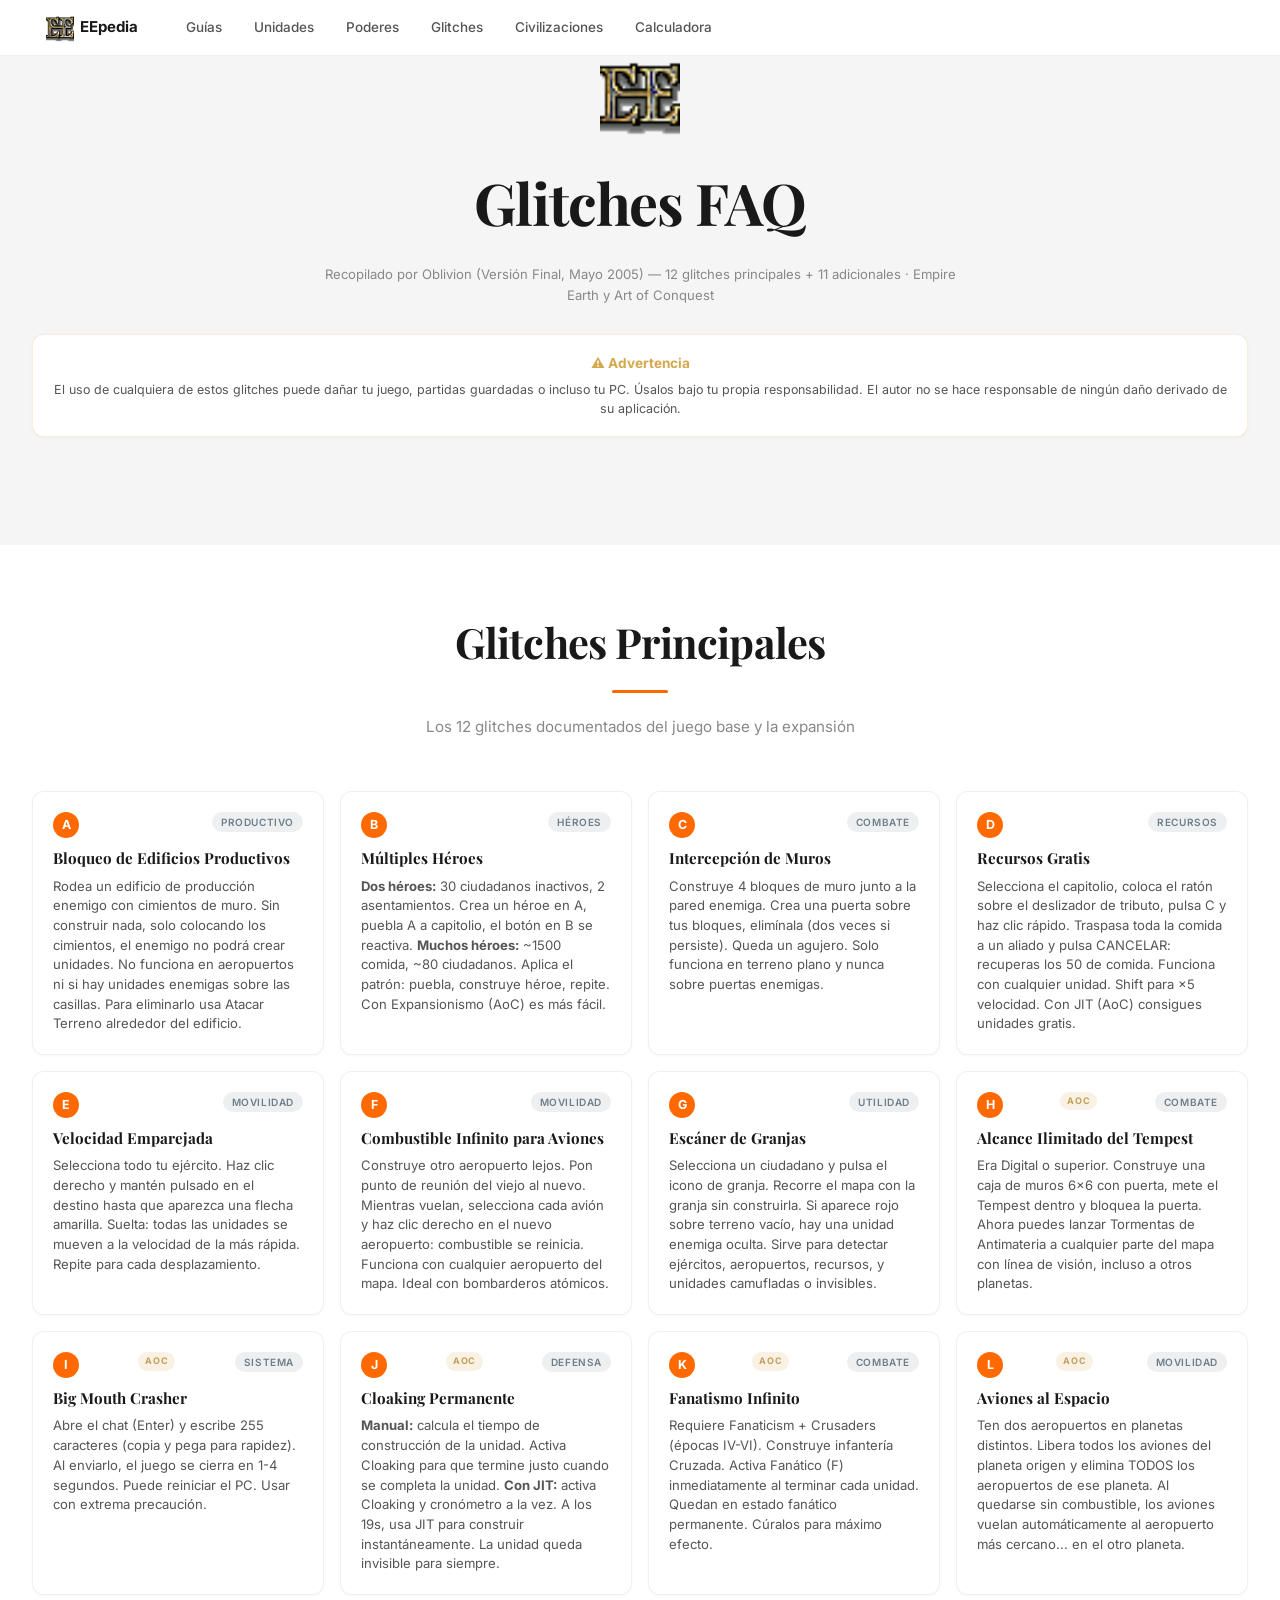
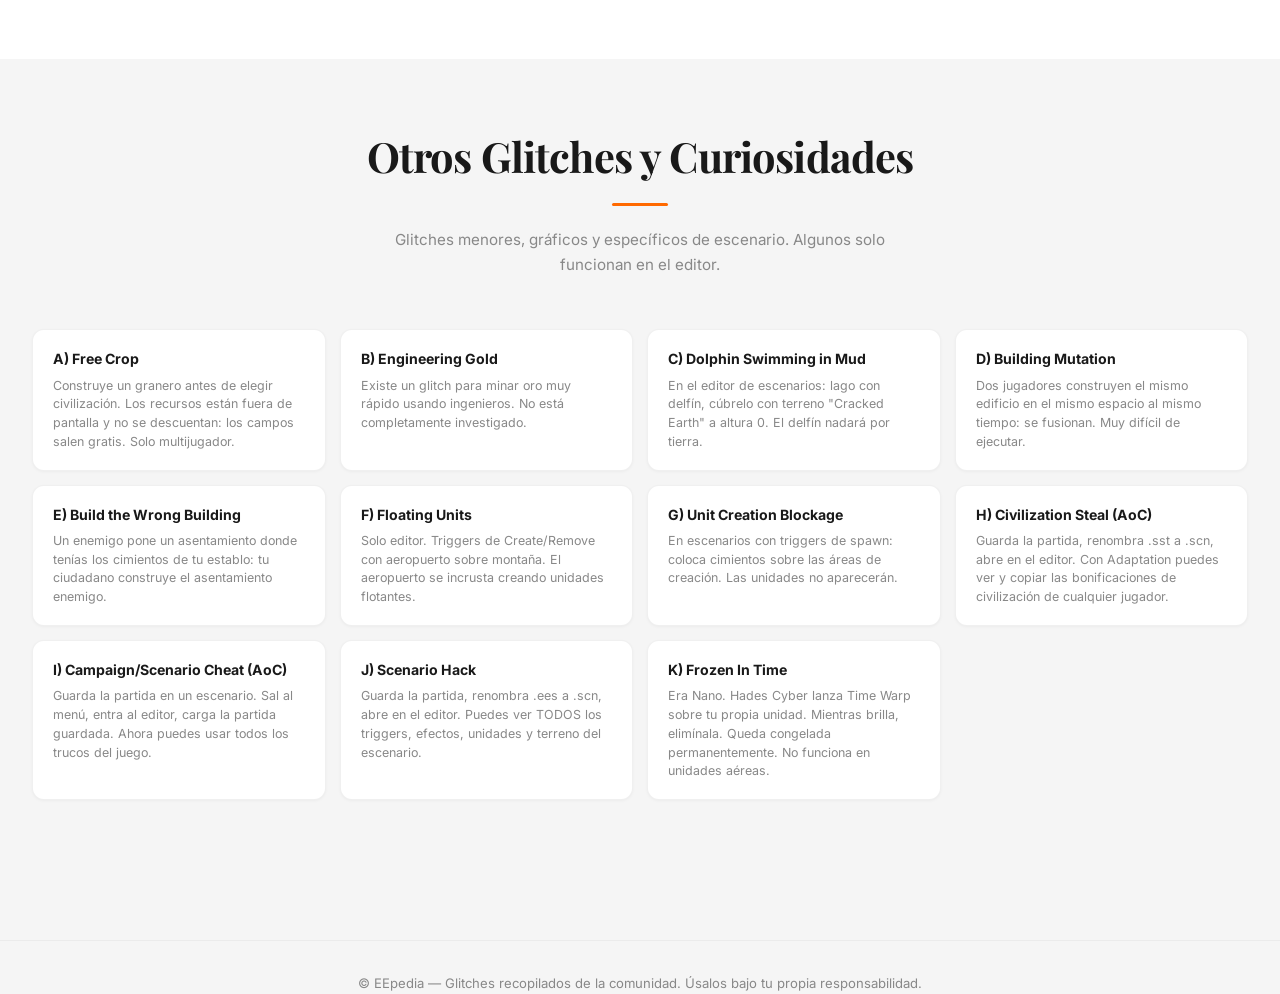
<file: glitches/index.html>
<!DOCTYPE html>
<html lang="es">
<head>
  <meta charset="UTF-8">
  <meta name="viewport" content="width=device-width, initial-scale=1.0">
  <meta name="description" content="Guía completa de Glitches de Empire Earth y The Art of Conquest: bloqueos, recursos gratis, velocidad emparejada, combustible infinito, cloaking permanente y más.">
  <title>Glitches FAQ — Empire Earth</title>
  <link rel="stylesheet" href="../assets/style.css">
  <link rel="preconnect" href="https://fonts.googleapis.com">
  <link rel="preconnect" href="https://fonts.gstatic.com" crossorigin>
  <link href="https://fonts.googleapis.com/css2?family=Inter:wght@400;500;600;700&family=Playfair+Display:wght@600;700&display=swap" rel="stylesheet">
</head>
<body>
  <nav>
    <a href="../index.html" class="nav-brand"><img src="../assets/img/empire-earth-icon.png" class="nav-logo-img" alt="">EEpedia</a>
    <a href="../guides/index.html">Guías</a>
    <a href="../units/index.html">Unidades</a>
    <a href="../powers/index.html">Poderes</a>
    <a href="index.html">Glitches</a>
    <a href="../civilizations.html">Civilizaciones</a>
    <a href="../calculator.html">Calculadora</a>
  </nav>

  <div class="container">
    <div class="hero">
      <img src="../assets/img/empire-earth-icon.png" alt="EE" class="hero-logo">
      <h1>Glitches FAQ</h1>
      <p class="subtitle">Recopilado por Oblivion (Versión Final, Mayo 2005) — 12 glitches principales + 11 adicionales · Empire Earth y Art of Conquest</p>
    </div>

    <div class="tip-card" style="margin-bottom:28px;border-color:rgba(212,168,75,0.2);text-align:center">
      <h4 style="color:#d4a84b">⚠️ Advertencia</h4>
      <p>El uso de cualquiera de estos glitches puede dañar tu juego, partidas guardadas o incluso tu PC. Úsalos bajo tu propia responsabilidad. El autor no se hace responsable de ningún daño derivado de su aplicación.</p>
    </div>

    </div>
  </div>

  <div class="sections-wrapper">
    <div class="section-block">
      <div class="container">

    <!-- GLITCHES PRINCIPALES A-L -->
    <div class="section-header"><h2>Glitches Principales</h2><p>Los 12 glitches documentados del juego base y la expansión</p></div>

    <div class="strat-index">
      <div class="strat-card">
        <div class="strat-header"><span class="badge-a">A</span><span class="badge-tag">Productivo</span></div>
        <h3>Bloqueo de Edificios Productivos</h3>
        <p>Rodea un edificio de producción enemigo con cimientos de muro. Sin construir nada, solo colocando los cimientos, el enemigo no podrá crear unidades. No funciona en aeropuertos ni si hay unidades enemigas sobre las casillas. Para eliminarlo usa Atacar Terreno alrededor del edificio.</p>
      </div>
      <div class="strat-card">
        <div class="strat-header"><span class="badge-a">B</span><span class="badge-tag">Héroes</span></div>
        <h3>Múltiples Héroes</h3>
        <p><strong>Dos héroes:</strong> 30 ciudadanos inactivos, 2 asentamientos. Crea un héroe en A, puebla A a capitolio, el botón en B se reactiva. <strong>Muchos héroes:</strong> ~1500 comida, ~80 ciudadanos. Aplica el patrón: puebla, construye héroe, repite. Con Expansionismo (AoC) es más fácil.</p>
      </div>
      <div class="strat-card">
        <div class="strat-header"><span class="badge-a">C</span><span class="badge-tag">Combate</span></div>
        <h3>Intercepción de Muros</h3>
        <p>Construye 4 bloques de muro junto a la pared enemiga. Crea una puerta sobre tus bloques, elimínala (dos veces si persiste). Queda un agujero. Solo funciona en terreno plano y nunca sobre puertas enemigas.</p>
      </div>
      <div class="strat-card">
        <div class="strat-header"><span class="badge-a">D</span><span class="badge-tag">Recursos</span></div>
        <h3>Recursos Gratis</h3>
        <p>Selecciona el capitolio, coloca el ratón sobre el deslizador de tributo, pulsa C y haz clic rápido. Traspasa toda la comida a un aliado y pulsa CANCELAR: recuperas los 50 de comida. Funciona con cualquier unidad. Shift para ×5 velocidad. Con JIT (AoC) consigues unidades gratis.</p>
      </div>
      <div class="strat-card">
        <div class="strat-header"><span class="badge-a">E</span><span class="badge-tag">Movilidad</span></div>
        <h3>Velocidad Emparejada</h3>
        <p>Selecciona todo tu ejército. Haz clic derecho y mantén pulsado en el destino hasta que aparezca una flecha amarilla. Suelta: todas las unidades se mueven a la velocidad de la más rápida. Repite para cada desplazamiento.</p>
      </div>
      <div class="strat-card">
        <div class="strat-header"><span class="badge-a">F</span><span class="badge-tag">Movilidad</span></div>
        <h3>Combustible Infinito para Aviones</h3>
        <p>Construye otro aeropuerto lejos. Pon punto de reunión del viejo al nuevo. Mientras vuelan, selecciona cada avión y haz clic derecho en el nuevo aeropuerto: combustible se reinicia. Funciona con cualquier aeropuerto del mapa. Ideal con bombarderos atómicos.</p>
      </div>
      <div class="strat-card">
        <div class="strat-header"><span class="badge-a">G</span><span class="badge-tag">Utilidad</span></div>
        <h3>Escáner de Granjas</h3>
        <p>Selecciona un ciudadano y pulsa el icono de granja. Recorre el mapa con la granja sin construirla. Si aparece rojo sobre terreno vacío, hay una unidad enemiga oculta. Sirve para detectar ejércitos, aeropuertos, recursos, y unidades camufladas o invisibles.</p>
      </div>
      <div class="strat-card">
        <div class="strat-header"><span class="badge-a">H</span><span class="badge-badge badge-aoc">AoC</span><span class="badge-tag">Combate</span></div>
        <h3>Alcance Ilimitado del Tempest</h3>
        <p>Era Digital o superior. Construye una caja de muros 6×6 con puerta, mete el Tempest dentro y bloquea la puerta. Ahora puedes lanzar Tormentas de Antimateria a cualquier parte del mapa con línea de visión, incluso a otros planetas.</p>
      </div>
      <div class="strat-card">
        <div class="strat-header"><span class="badge-a">I</span><span class="badge-badge badge-aoc">AoC</span><span class="badge-tag">Sistema</span></div>
        <h3>Big Mouth Crasher</h3>
        <p>Abre el chat (Enter) y escribe 255 caracteres (copia y pega para rapidez). Al enviarlo, el juego se cierra en 1-4 segundos. Puede reiniciar el PC. Usar con extrema precaución.</p>
      </div>
      <div class="strat-card">
        <div class="strat-header"><span class="badge-a">J</span><span class="badge-badge badge-aoc">AoC</span><span class="badge-tag">Defensa</span></div>
        <h3>Cloaking Permanente</h3>
        <p><strong>Manual:</strong> calcula el tiempo de construcción de la unidad. Activa Cloaking para que termine justo cuando se completa la unidad. <strong>Con JIT:</strong> activa Cloaking y cronómetro a la vez. A los 19s, usa JIT para construir instantáneamente. La unidad queda invisible para siempre.</p>
      </div>
      <div class="strat-card">
        <div class="strat-header"><span class="badge-a">K</span><span class="badge-badge badge-aoc">AoC</span><span class="badge-tag">Combate</span></div>
        <h3>Fanatismo Infinito</h3>
        <p>Requiere Fanaticism + Crusaders (épocas IV-VI). Construye infantería Cruzada. Activa Fanático (F) inmediatamente al terminar cada unidad. Quedan en estado fanático permanente. Cúralos para máximo efecto.</p>
      </div>
      <div class="strat-card">
        <div class="strat-header"><span class="badge-a">L</span><span class="badge-badge badge-aoc">AoC</span><span class="badge-tag">Movilidad</span></div>
        <h3>Aviones al Espacio</h3>
        <p>Ten dos aeropuertos en planetas distintos. Libera todos los aviones del planeta origen y elimina TODOS los aeropuertos de ese planeta. Al quedarse sin combustible, los aviones vuelan automáticamente al aeropuerto más cercano... en el otro planeta.</p>
      </div>
    </div>

      </div>
    </div>
    <div class="section-block">
      <div class="container">

    <!-- OTROS GLITCHES -->
    <div class="section-header"><h2>Otros Glitches y Curiosidades</h2><p>Glitches menores, gráficos y específicos de escenario. Algunos solo funcionan en el editor.</p></div>

    <div class="unit-grid">
      <div class="unit-card"><div class="unit-body"><h4>A) Free Crop</h4><p>Construye un granero antes de elegir civilización. Los recursos están fuera de pantalla y no se descuentan: los campos salen gratis. Solo multijugador.</p></div></div>
      <div class="unit-card"><div class="unit-body"><h4>B) Engineering Gold</h4><p>Existe un glitch para minar oro muy rápido usando ingenieros. No está completamente investigado.</p></div></div>
      <div class="unit-card"><div class="unit-body"><h4>C) Dolphin Swimming in Mud</h4><p>En el editor de escenarios: lago con delfín, cúbrelo con terreno "Cracked Earth" a altura 0. El delfín nadará por tierra.</p></div></div>
      <div class="unit-card"><div class="unit-body"><h4>D) Building Mutation</h4><p>Dos jugadores construyen el mismo edificio en el mismo espacio al mismo tiempo: se fusionan. Muy difícil de ejecutar.</p></div></div>
      <div class="unit-card"><div class="unit-body"><h4>E) Build the Wrong Building</h4><p>Un enemigo pone un asentamiento donde tenías los cimientos de tu establo: tu ciudadano construye el asentamiento enemigo.</p></div></div>
      <div class="unit-card"><div class="unit-body"><h4>F) Floating Units</h4><p>Solo editor. Triggers de Create/Remove con aeropuerto sobre montaña. El aeropuerto se incrusta creando unidades flotantes.</p></div></div>
      <div class="unit-card"><div class="unit-body"><h4>G) Unit Creation Blockage</h4><p>En escenarios con triggers de spawn: coloca cimientos sobre las áreas de creación. Las unidades no aparecerán.</p></div></div>
      <div class="unit-card"><div class="unit-body"><h4>H) Civilization Steal (AoC)</h4><p>Guarda la partida, renombra .sst a .scn, abre en el editor. Con Adaptation puedes ver y copiar las bonificaciones de civilización de cualquier jugador.</p></div></div>
      <div class="unit-card"><div class="unit-body"><h4>I) Campaign/Scenario Cheat (AoC)</h4><p>Guarda la partida en un escenario. Sal al menú, entra al editor, carga la partida guardada. Ahora puedes usar todos los trucos del juego.</p></div></div>
      <div class="unit-card"><div class="unit-body"><h4>J) Scenario Hack</h4><p>Guarda la partida, renombra .ees a .scn, abre en el editor. Puedes ver TODOS los triggers, efectos, unidades y terreno del escenario.</p></div></div>
      <div class="unit-card"><div class="unit-body"><h4>K) Frozen In Time</h4><p>Era Nano. Hades Cyber lanza Time Warp sobre tu propia unidad. Mientras brilla, elimínala. Queda congelada permanentemente. No funciona en unidades aéreas.</p></div></div>
    </div>
  </div>
    </div>
  </div>

  <footer>
    <p>© EEpedia — Glitches recopilados de la comunidad. Úsalos bajo tu propia responsabilidad.</p>
  </footer>
</body>
</html>
</file>
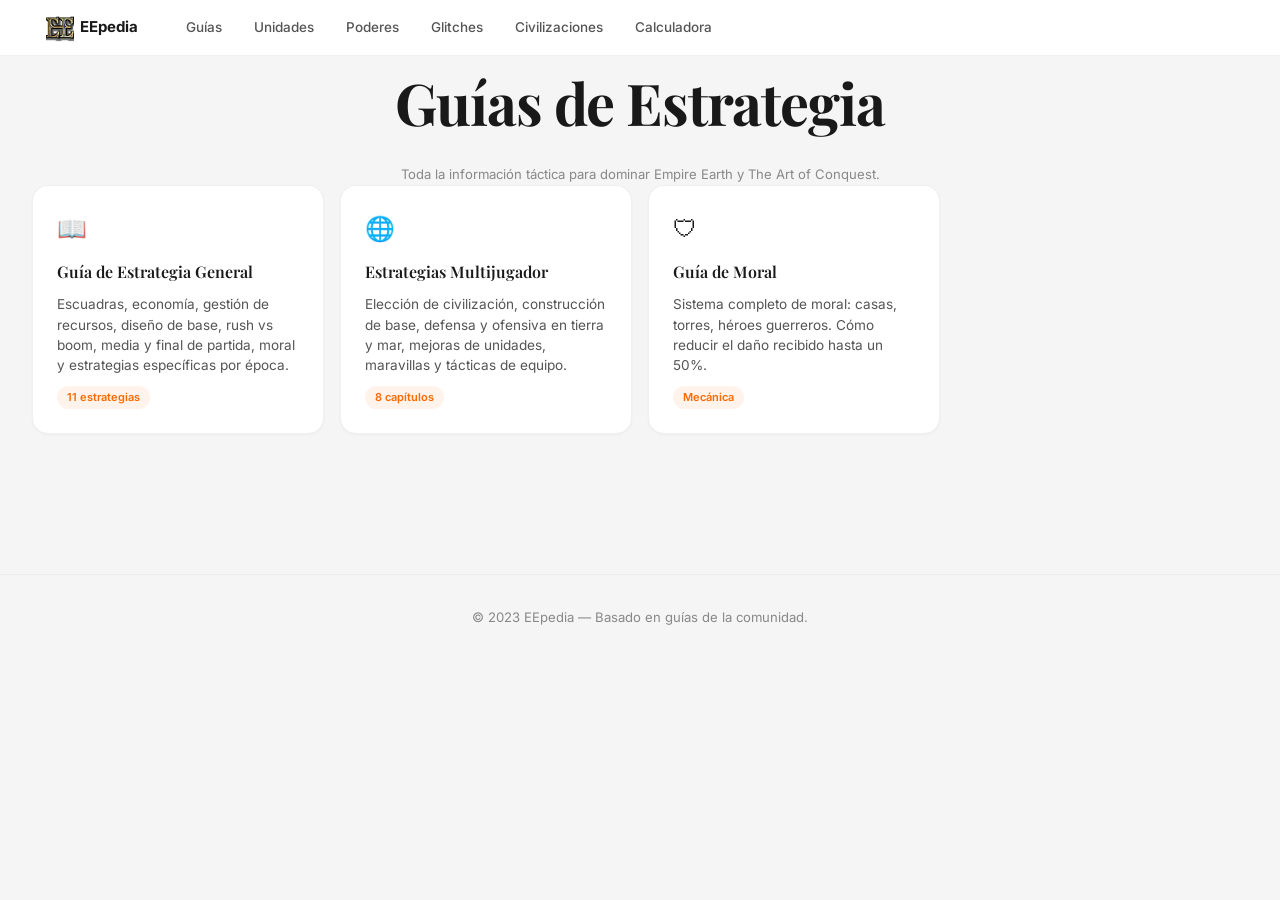
<file: guides/index.html>
<!DOCTYPE html>
<html lang="es">
<head>
  <meta charset="UTF-8">
  <meta name="viewport" content="width=device-width, initial-scale=1.0">
  <meta name="description" content="Guías de Estrategia de Empire Earth: General y Multijugador. Principios económicos, tácticas de combate y optimización para partidas competitivas.">
  <title>Guías de Estrategia — Empire Earth</title>
  <link rel="stylesheet" href="../assets/style.css">
  <link rel="preconnect" href="https://fonts.googleapis.com">
  <link rel="preconnect" href="https://fonts.gstatic.com" crossorigin>
  <link href="https://fonts.googleapis.com/css2?family=Inter:wght@400;500;600;700&family=Playfair+Display:wght@600;700&display=swap" rel="stylesheet">
</head>
<body>
  <nav>
    <a href="../index.html" class="nav-brand"><img src="../assets/img/empire-earth-icon.png" class="nav-logo-img" alt="">EEpedia</a>
    <a href="index.html">Guías</a>
    <a href="../units/index.html">Unidades</a>
    <a href="../powers/index.html">Poderes</a>
    <a href="../glitches/index.html">Glitches</a>
    <a href="../civilizations.html">Civilizaciones</a>
    <a href="../calculator.html">Calculadora</a>
  </nav>

  <div class="container">
    <div class="hero">
      <h1>Guías de Estrategia</h1>
      <p>Toda la información táctica para dominar Empire Earth y The Art of Conquest.</p>
    </div>

    <div class="cards-grid">
      <a href="strategy.html" class="card card-link">
        <span class="card-icon">&#x1F4D6;</span>
        <h2>Guía de Estrategia General</h2>
        <p>Escuadras, economía, gestión de recursos, diseño de base, rush vs boom, media y final de partida, moral y estrategias específicas por época.</p>
        <span class="card-tag">11 estrategias</span>
      </a>
      <a href="multiplayer.html" class="card card-link">
        <span class="card-icon">&#x1F310;</span>
        <h2>Estrategias Multijugador</h2>
        <p>Elección de civilización, construcción de base, defensa y ofensiva en tierra y mar, mejoras de unidades, maravillas y tácticas de equipo.</p>
        <span class="card-tag">8 capítulos</span>
      </a>
      <a href="morale.html" class="card card-link">
        <span class="card-icon">&#x1F6E1;</span>
        <h2>Guía de Moral</h2>
        <p>Sistema completo de moral: casas, torres, héroes guerreros. Cómo reducir el daño recibido hasta un 50%.</p>
        <span class="card-tag">Mecánica</span>
      </a>
    </div>
  </div>

  <footer>
    <p>© 2023 EEpedia — Basado en guías de la comunidad.</p>
  </footer>
</body>
</html>
</file>
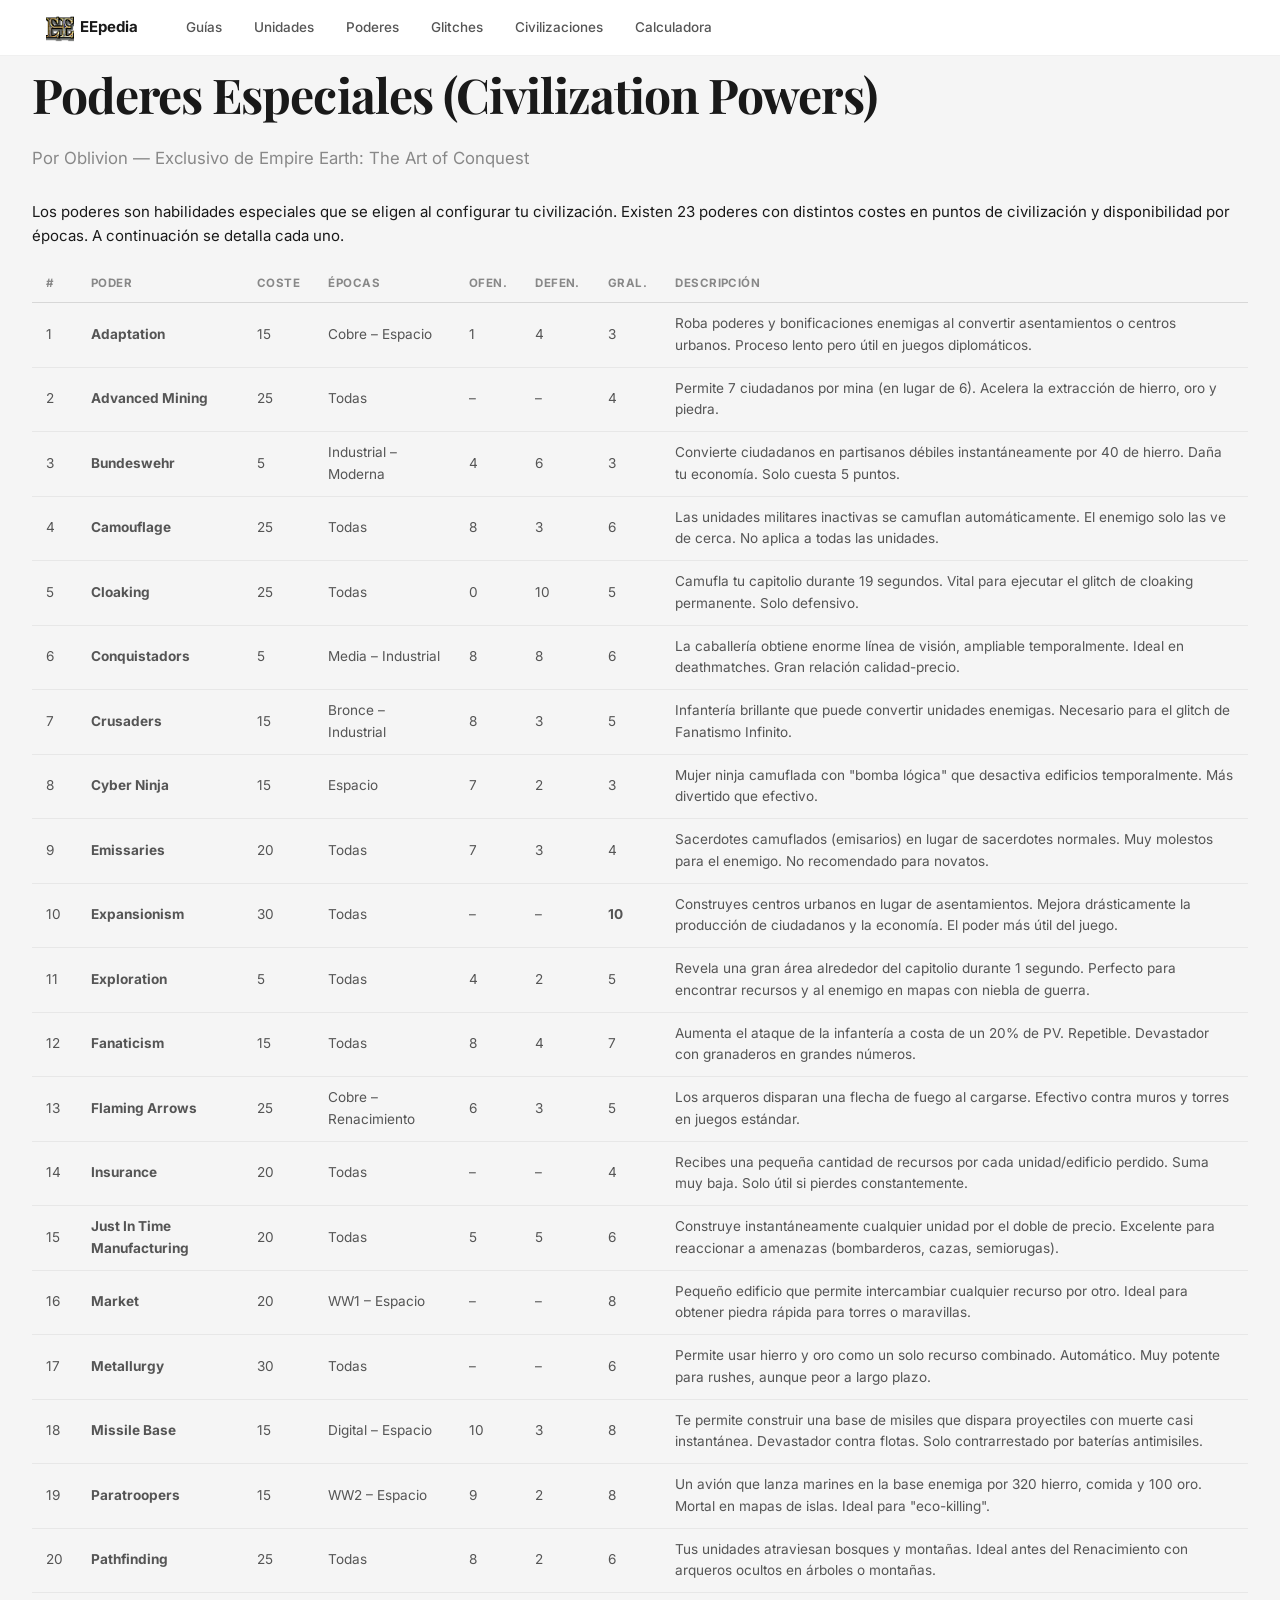
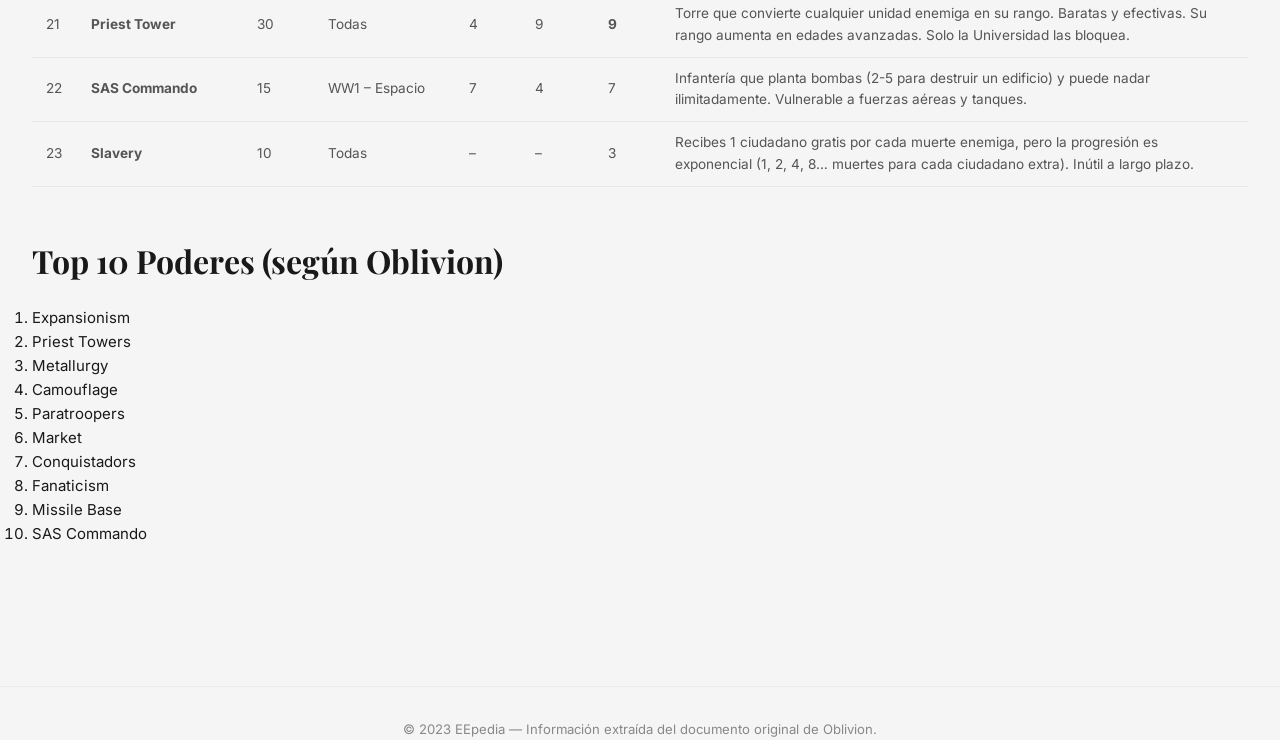
<file: powers/index.html>
<!DOCTYPE html>
<html lang="es">
<head>
  <meta charset="UTF-8">
  <meta name="viewport" content="width=device-width, initial-scale=1.0">
  <meta name="description" content="Guía de los 23 Poderes Especiales de Empire Earth: The Art of Conquest. Descripción, costes, épocas, valoración ofensiva, defensiva y global.">
  <title>Poderes Especiales Empire Earth | Portal EE</title>
  <link rel="stylesheet" href="../assets/style.css">
  <link rel="preconnect" href="https://fonts.googleapis.com">
  <link rel="preconnect" href="https://fonts.gstatic.com" crossorigin>
  <link href="https://fonts.googleapis.com/css2?family=Inter:wght@400;500;600;700&family=Playfair+Display:wght@600;700&display=swap" rel="stylesheet">
</head>
<body>
  <nav>
    <a href="../index.html" class="nav-brand"><img src="../assets/img/empire-earth-icon.png" class="nav-logo-img" alt="">EEpedia</a>
    <a href="../guides/index.html">Guías</a>
    <a href="../units/index.html">Unidades</a>
    <a href="index.html">Poderes</a>
    <a href="../glitches/index.html">Glitches</a>
    <a href="../civilizations.html">Civilizaciones</a>
    <a href="../calculator.html">Calculadora</a>
  </nav>

  <div class="container">
  <article>
    <h1>Poderes Especiales (Civilization Powers)</h1>
    <p class="subtitle">Por Oblivion — Exclusivo de Empire Earth: The Art of Conquest</p>

    <p>Los poderes son habilidades especiales que se eligen al configurar tu civilización. Existen 23 poderes con distintos costes en puntos de civilización y disponibilidad por épocas. A continuación se detalla cada uno.</p>

    <table>
      <tr><th>#</th><th>Poder</th><th>Coste</th><th>Épocas</th><th>Ofen.</th><th>Defen.</th><th>Gral.</th><th>Descripción</th></tr>
      <tr>
        <td>1</td><td><strong>Adaptation</strong></td><td>15</td><td>Cobre – Espacio</td><td>1</td><td>4</td><td>3</td>
        <td>Roba poderes y bonificaciones enemigas al convertir asentamientos o centros urbanos. Proceso lento pero útil en juegos diplomáticos.</td>
      </tr>
      <tr>
        <td>2</td><td><strong>Advanced Mining</strong></td><td>25</td><td>Todas</td><td>–</td><td>–</td><td>4</td>
        <td>Permite 7 ciudadanos por mina (en lugar de 6). Acelera la extracción de hierro, oro y piedra.</td>
      </tr>
      <tr>
        <td>3</td><td><strong>Bundeswehr</strong></td><td>5</td><td>Industrial – Moderna</td><td>4</td><td>6</td><td>3</td>
        <td>Convierte ciudadanos en partisanos débiles instantáneamente por 40 de hierro. Daña tu economía. Solo cuesta 5 puntos.</td>
      </tr>
      <tr>
        <td>4</td><td><strong>Camouflage</strong></td><td>25</td><td>Todas</td><td>8</td><td>3</td><td>6</td>
        <td>Las unidades militares inactivas se camuflan automáticamente. El enemigo solo las ve de cerca. No aplica a todas las unidades.</td>
      </tr>
      <tr>
        <td>5</td><td><strong>Cloaking</strong></td><td>25</td><td>Todas</td><td>0</td><td>10</td><td>5</td>
        <td>Camufla tu capitolio durante 19 segundos. Vital para ejecutar el glitch de cloaking permanente. Solo defensivo.</td>
      </tr>
      <tr>
        <td>6</td><td><strong>Conquistadors</strong></td><td>5</td><td>Media – Industrial</td><td>8</td><td>8</td><td>6</td>
        <td>La caballería obtiene enorme línea de visión, ampliable temporalmente. Ideal en deathmatches. Gran relación calidad-precio.</td>
      </tr>
      <tr>
        <td>7</td><td><strong>Crusaders</strong></td><td>15</td><td>Bronce – Industrial</td><td>8</td><td>3</td><td>5</td>
        <td>Infantería brillante que puede convertir unidades enemigas. Necesario para el glitch de Fanatismo Infinito.</td>
      </tr>
      <tr>
        <td>8</td><td><strong>Cyber Ninja</strong></td><td>15</td><td>Espacio</td><td>7</td><td>2</td><td>3</td>
        <td>Mujer ninja camuflada con "bomba lógica" que desactiva edificios temporalmente. Más divertido que efectivo.</td>
      </tr>
      <tr>
        <td>9</td><td><strong>Emissaries</strong></td><td>20</td><td>Todas</td><td>7</td><td>3</td><td>4</td>
        <td>Sacerdotes camuflados (emisarios) en lugar de sacerdotes normales. Muy molestos para el enemigo. No recomendado para novatos.</td>
      </tr>
      <tr>
        <td>10</td><td><strong>Expansionism</strong></td><td>30</td><td>Todas</td><td>–</td><td>–</td><td><strong>10</strong></td>
        <td>Construyes centros urbanos en lugar de asentamientos. Mejora drásticamente la producción de ciudadanos y la economía. El poder más útil del juego.</td>
      </tr>
      <tr>
        <td>11</td><td><strong>Exploration</strong></td><td>5</td><td>Todas</td><td>4</td><td>2</td><td>5</td>
        <td>Revela una gran área alrededor del capitolio durante 1 segundo. Perfecto para encontrar recursos y al enemigo en mapas con niebla de guerra.</td>
      </tr>
      <tr>
        <td>12</td><td><strong>Fanaticism</strong></td><td>15</td><td>Todas</td><td>8</td><td>4</td><td>7</td>
        <td>Aumenta el ataque de la infantería a costa de un 20% de PV. Repetible. Devastador con granaderos en grandes números.</td>
      </tr>
      <tr>
        <td>13</td><td><strong>Flaming Arrows</strong></td><td>25</td><td>Cobre – Renacimiento</td><td>6</td><td>3</td><td>5</td>
        <td>Los arqueros disparan una flecha de fuego al cargarse. Efectivo contra muros y torres en juegos estándar.</td>
      </tr>
      <tr>
        <td>14</td><td><strong>Insurance</strong></td><td>20</td><td>Todas</td><td>–</td><td>–</td><td>4</td>
        <td>Recibes una pequeña cantidad de recursos por cada unidad/edificio perdido. Suma muy baja. Solo útil si pierdes constantemente.</td>
      </tr>
      <tr>
        <td>15</td><td><strong>Just In Time Manufacturing</strong></td><td>20</td><td>Todas</td><td>5</td><td>5</td><td>6</td>
        <td>Construye instantáneamente cualquier unidad por el doble de precio. Excelente para reaccionar a amenazas (bombarderos, cazas, semiorugas).</td>
      </tr>
      <tr>
        <td>16</td><td><strong>Market</strong></td><td>20</td><td>WW1 – Espacio</td><td>–</td><td>–</td><td>8</td>
        <td>Pequeño edificio que permite intercambiar cualquier recurso por otro. Ideal para obtener piedra rápida para torres o maravillas.</td>
      </tr>
      <tr>
        <td>17</td><td><strong>Metallurgy</strong></td><td>30</td><td>Todas</td><td>–</td><td>–</td><td>6</td>
        <td>Permite usar hierro y oro como un solo recurso combinado. Automático. Muy potente para rushes, aunque peor a largo plazo.</td>
      </tr>
      <tr>
        <td>18</td><td><strong>Missile Base</strong></td><td>15</td><td>Digital – Espacio</td><td>10</td><td>3</td><td>8</td>
        <td>Te permite construir una base de misiles que dispara proyectiles con muerte casi instantánea. Devastador contra flotas. Solo contrarrestado por baterías antimisiles.</td>
      </tr>
      <tr>
        <td>19</td><td><strong>Paratroopers</strong></td><td>15</td><td>WW2 – Espacio</td><td>9</td><td>2</td><td>8</td>
        <td>Un avión que lanza marines en la base enemiga por 320 hierro, comida y 100 oro. Mortal en mapas de islas. Ideal para "eco-killing".</td>
      </tr>
      <tr>
        <td>20</td><td><strong>Pathfinding</strong></td><td>25</td><td>Todas</td><td>8</td><td>2</td><td>6</td>
        <td>Tus unidades atraviesan bosques y montañas. Ideal antes del Renacimiento con arqueros ocultos en árboles o montañas.</td>
      </tr>
      <tr>
        <td>21</td><td><strong>Priest Tower</strong></td><td>30</td><td>Todas</td><td>4</td><td>9</td><td><strong>9</strong></td>
        <td>Torre que convierte cualquier unidad enemiga en su rango. Baratas y efectivas. Su rango aumenta en edades avanzadas. Solo la Universidad las bloquea.</td>
      </tr>
      <tr>
        <td>22</td><td><strong>SAS Commando</strong></td><td>15</td><td>WW1 – Espacio</td><td>7</td><td>4</td><td>7</td>
        <td>Infantería que planta bombas (2-5 para destruir un edificio) y puede nadar ilimitadamente. Vulnerable a fuerzas aéreas y tanques.</td>
      </tr>
      <tr>
        <td>23</td><td><strong>Slavery</strong></td><td>10</td><td>Todas</td><td>–</td><td>–</td><td>3</td>
        <td>Recibes 1 ciudadano gratis por cada muerte enemiga, pero la progresión es exponencial (1, 2, 4, 8… muertes para cada ciudadano extra). Inútil a largo plazo.</td>
      </tr>
    </table>

    <h2>Top 10 Poderes (según Oblivion)</h2>
    <ol>
      <li>Expansionism</li>
      <li>Priest Towers</li>
      <li>Metallurgy</li>
      <li>Camouflage</li>
      <li>Paratroopers</li>
      <li>Market</li>
      <li>Conquistadors</li>
      <li>Fanaticism</li>
      <li>Missile Base</li>
      <li>SAS Commando</li>
    </ol>
  </article>
  </div>

  <footer>
    <p>© 2023 EEpedia — Información extraída del documento original de Oblivion.</p>
  </footer>
</body>
</html>
</file>
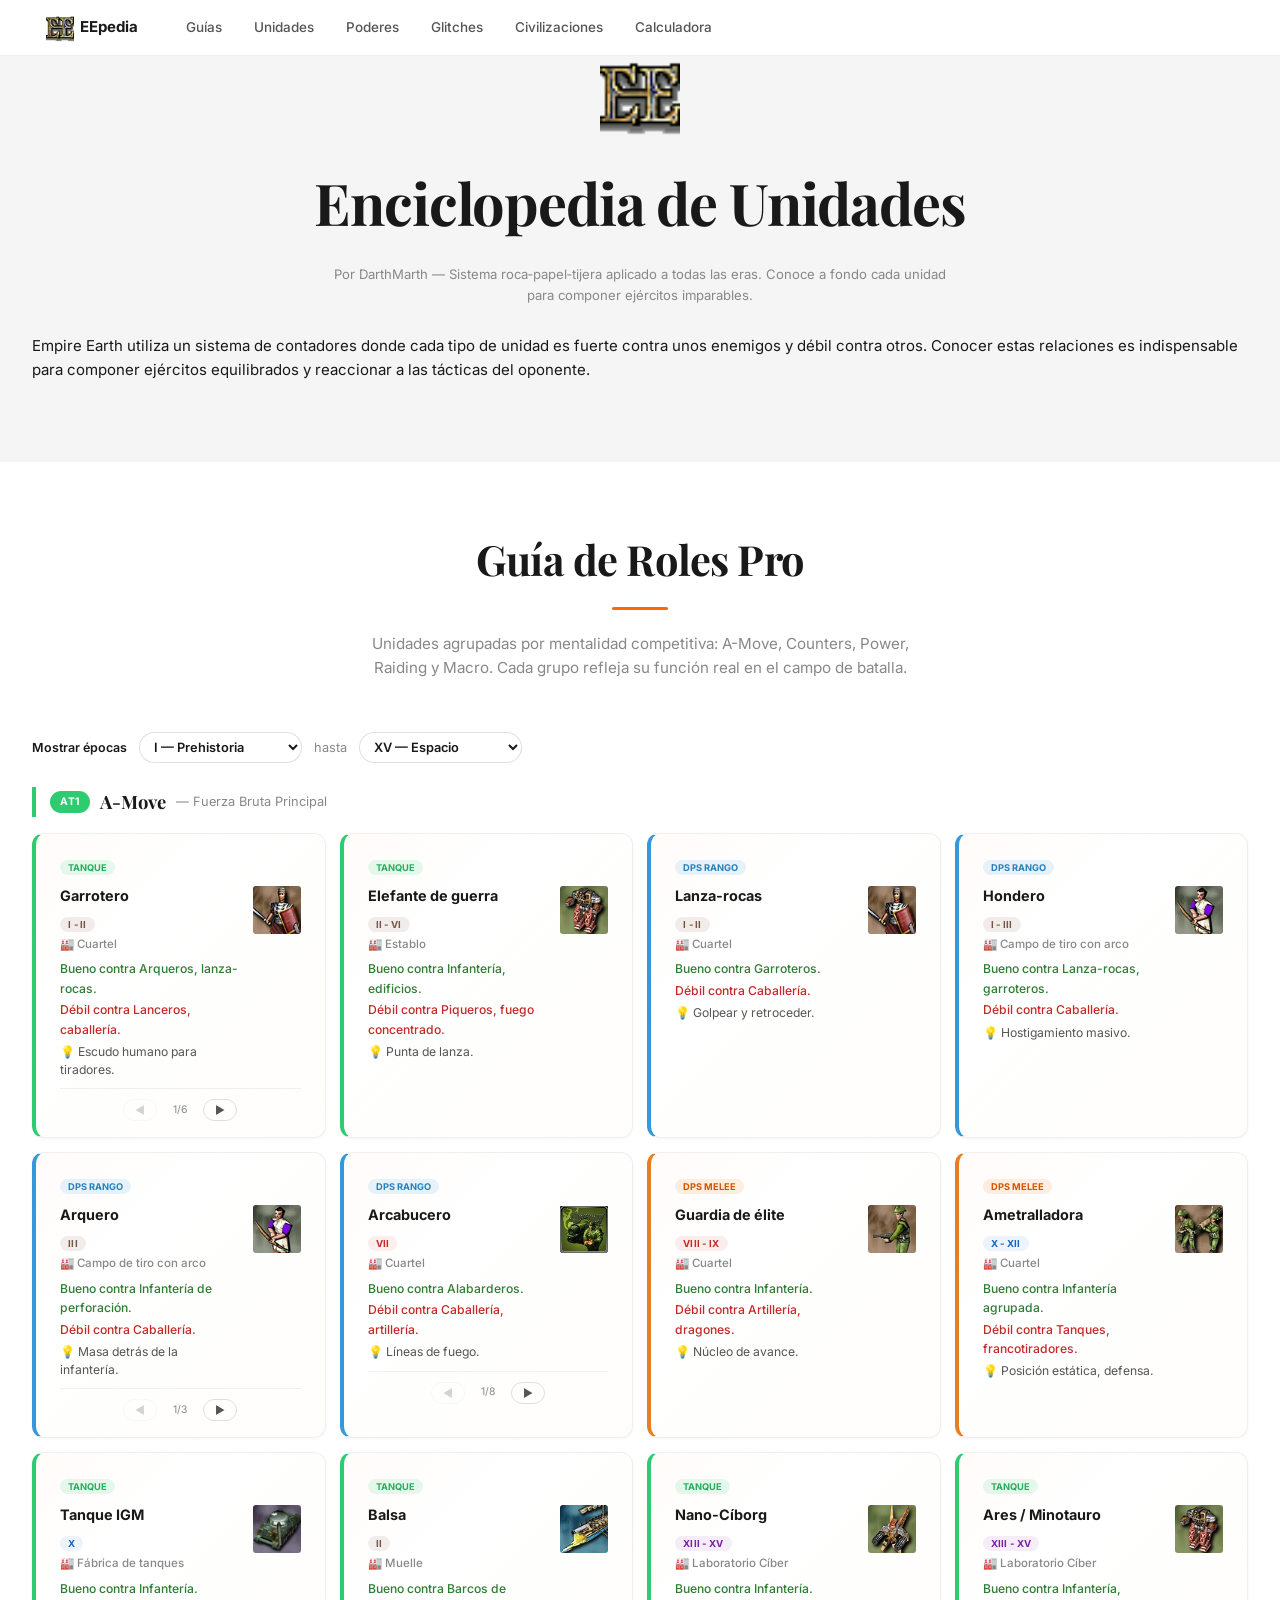
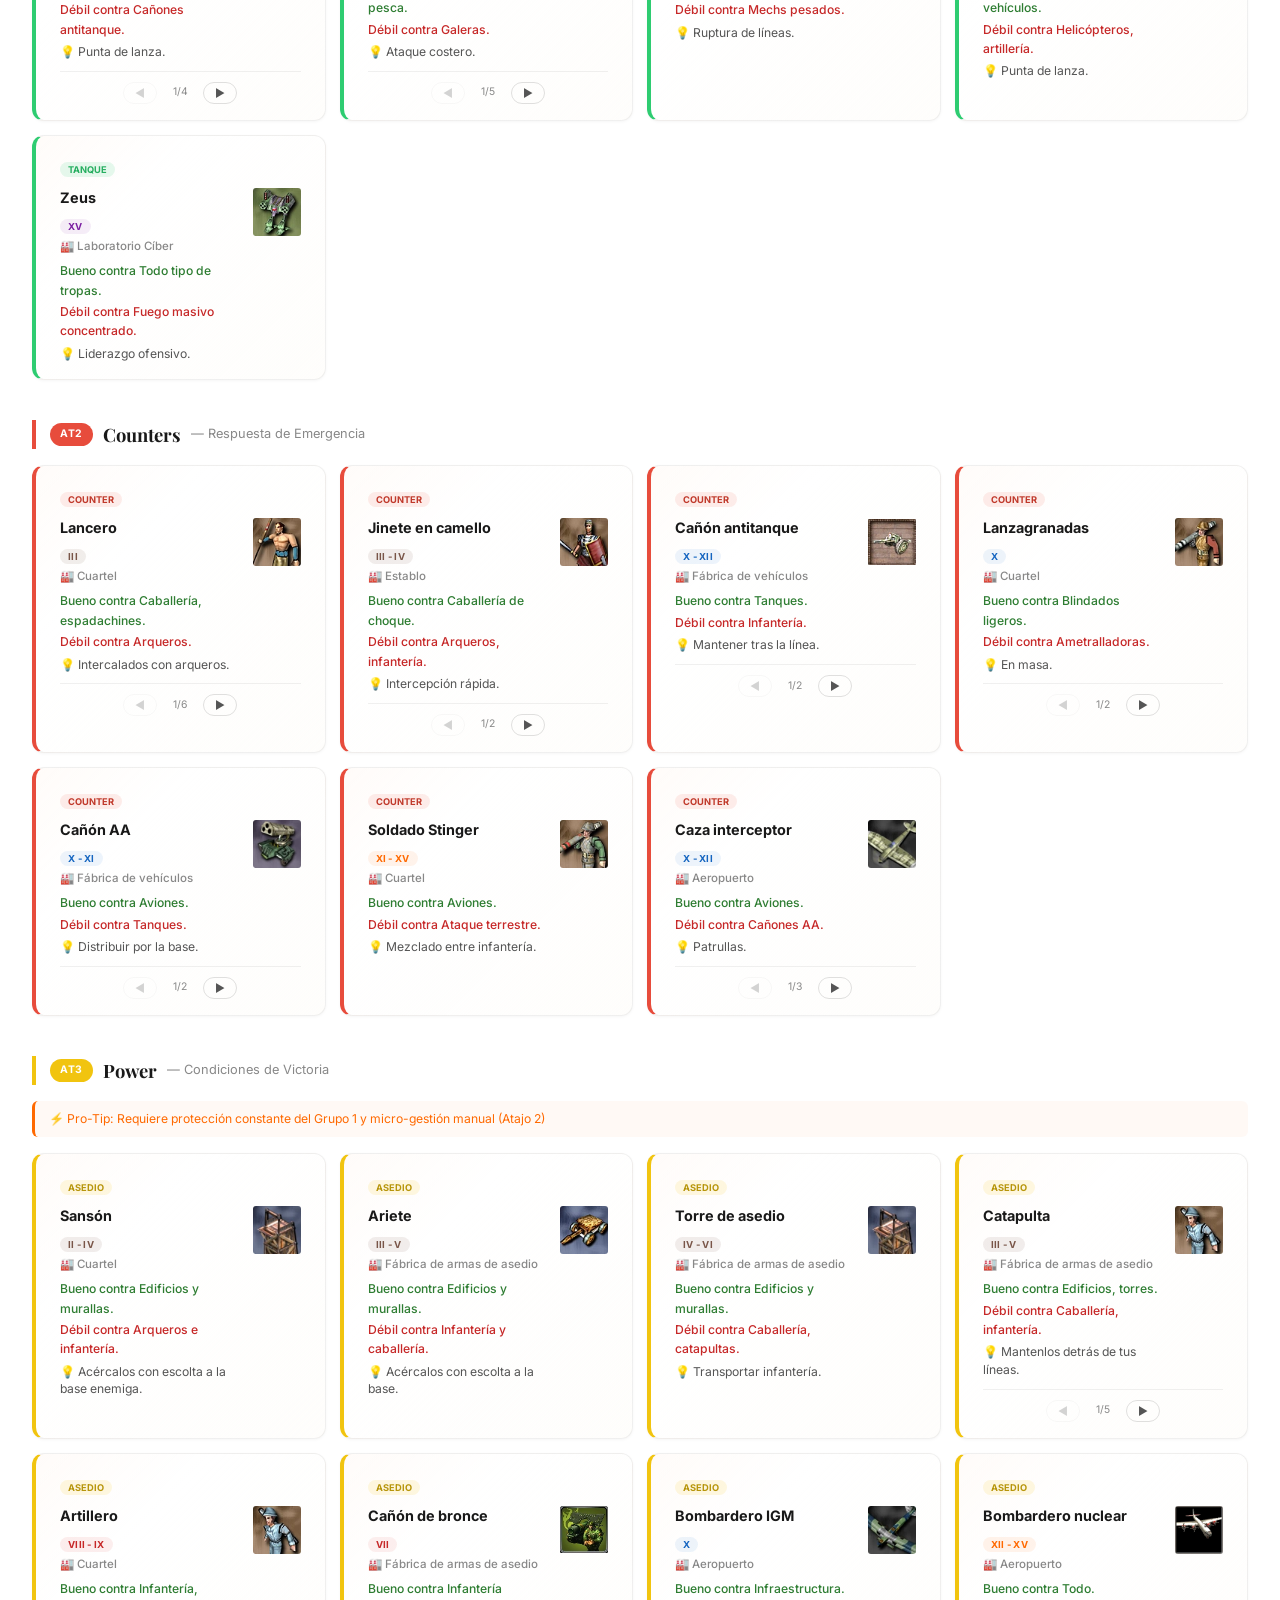
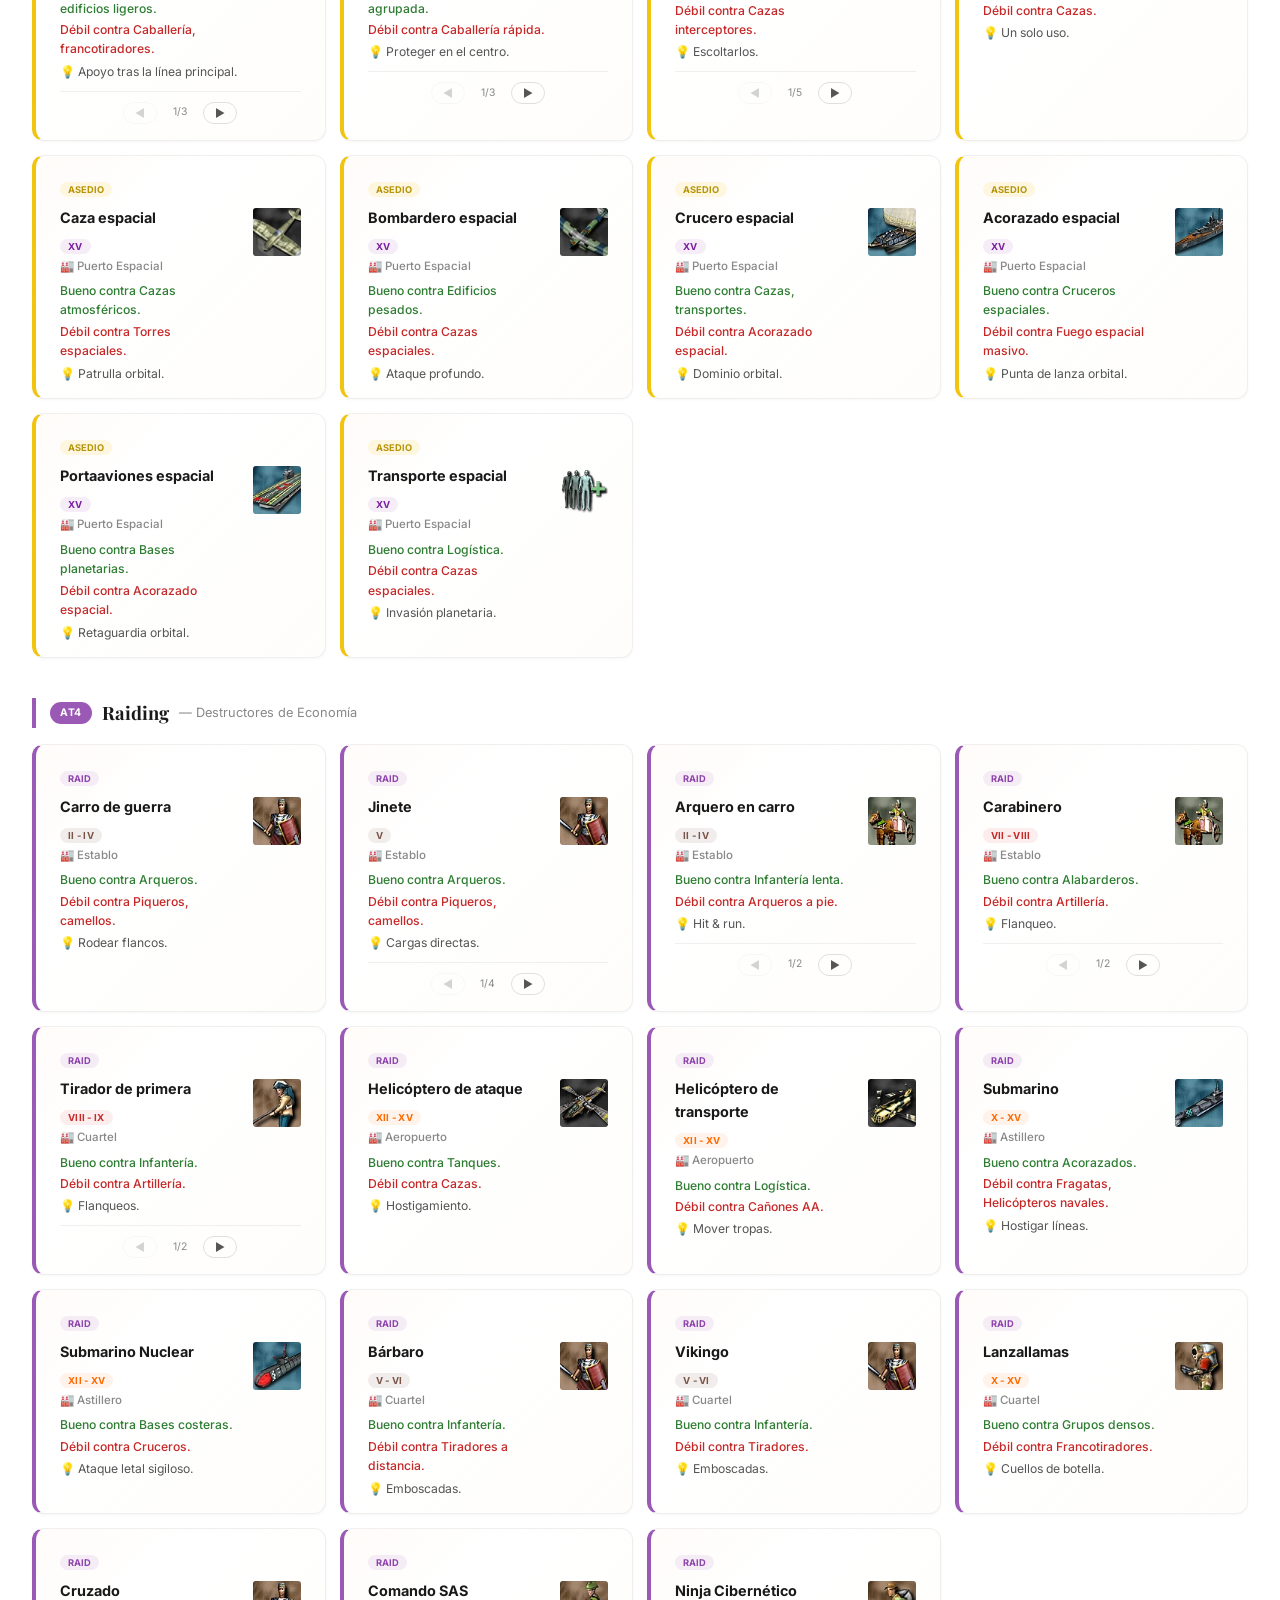
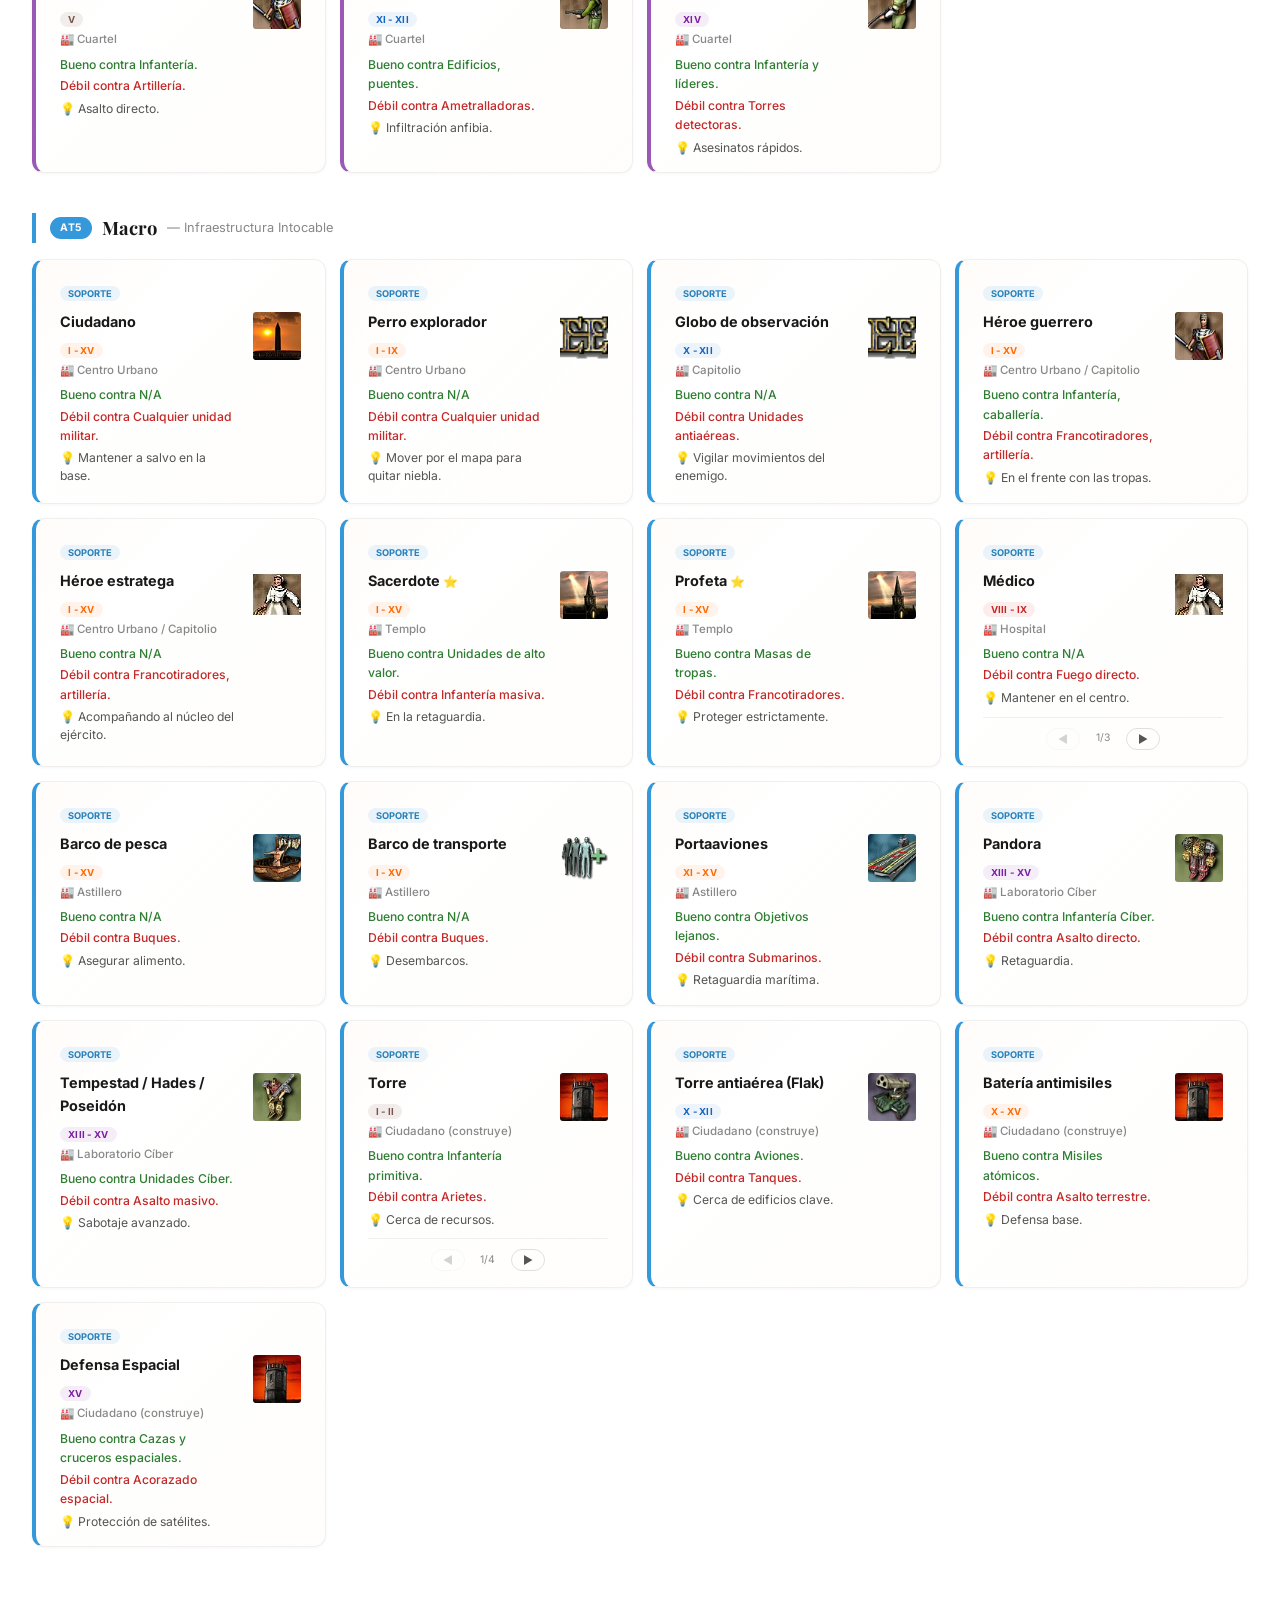
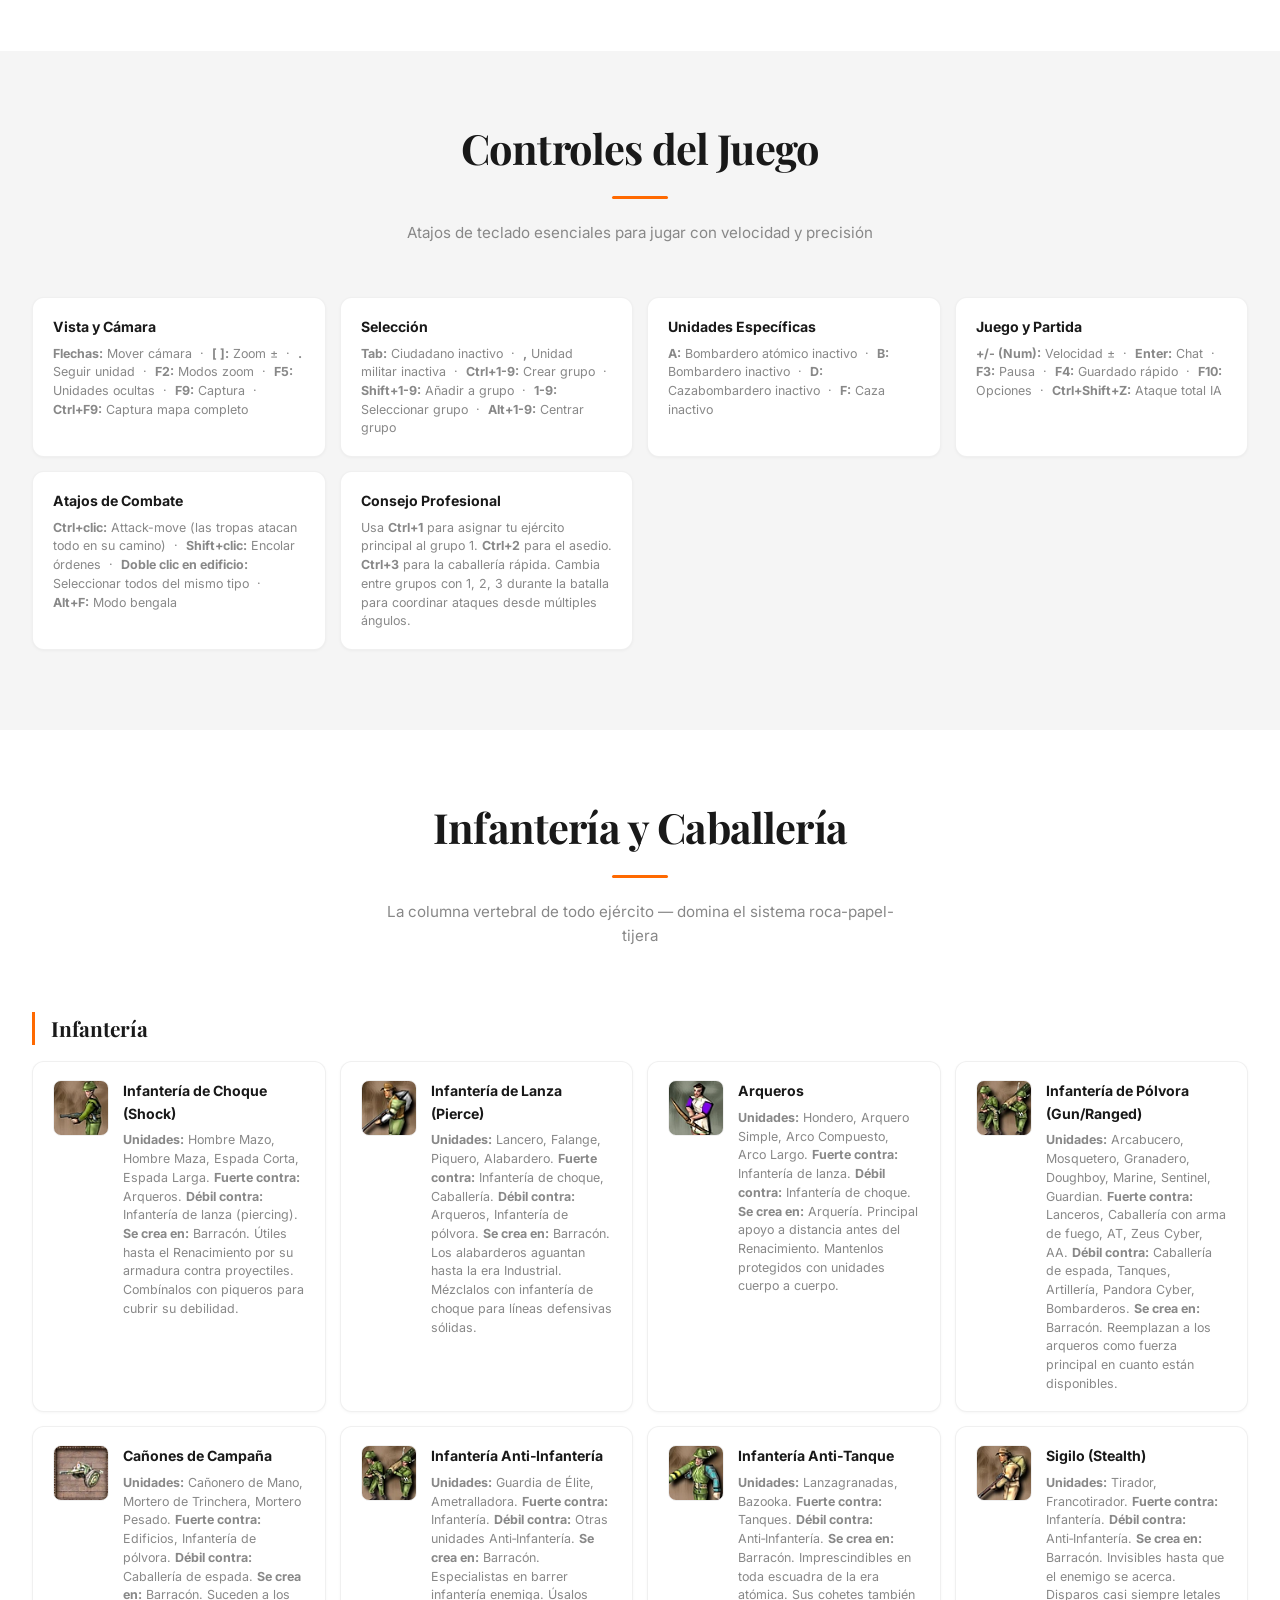
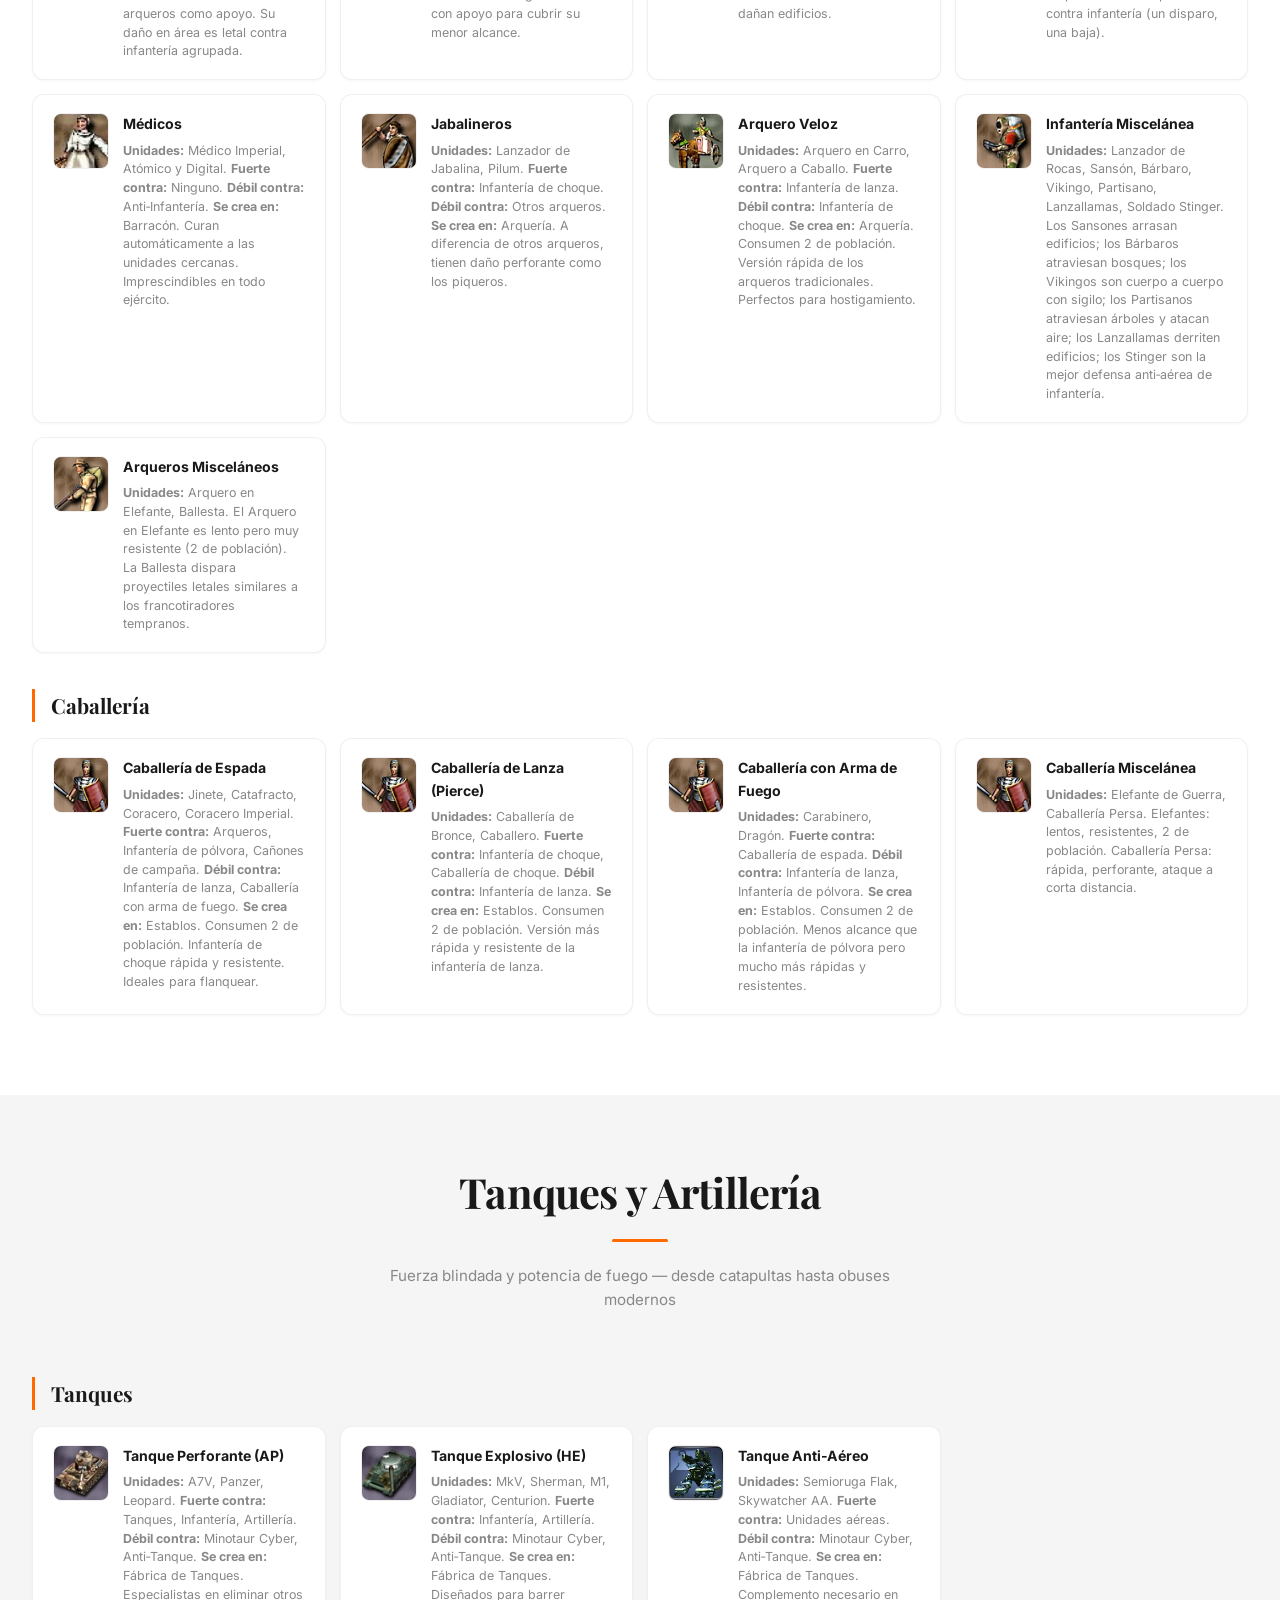
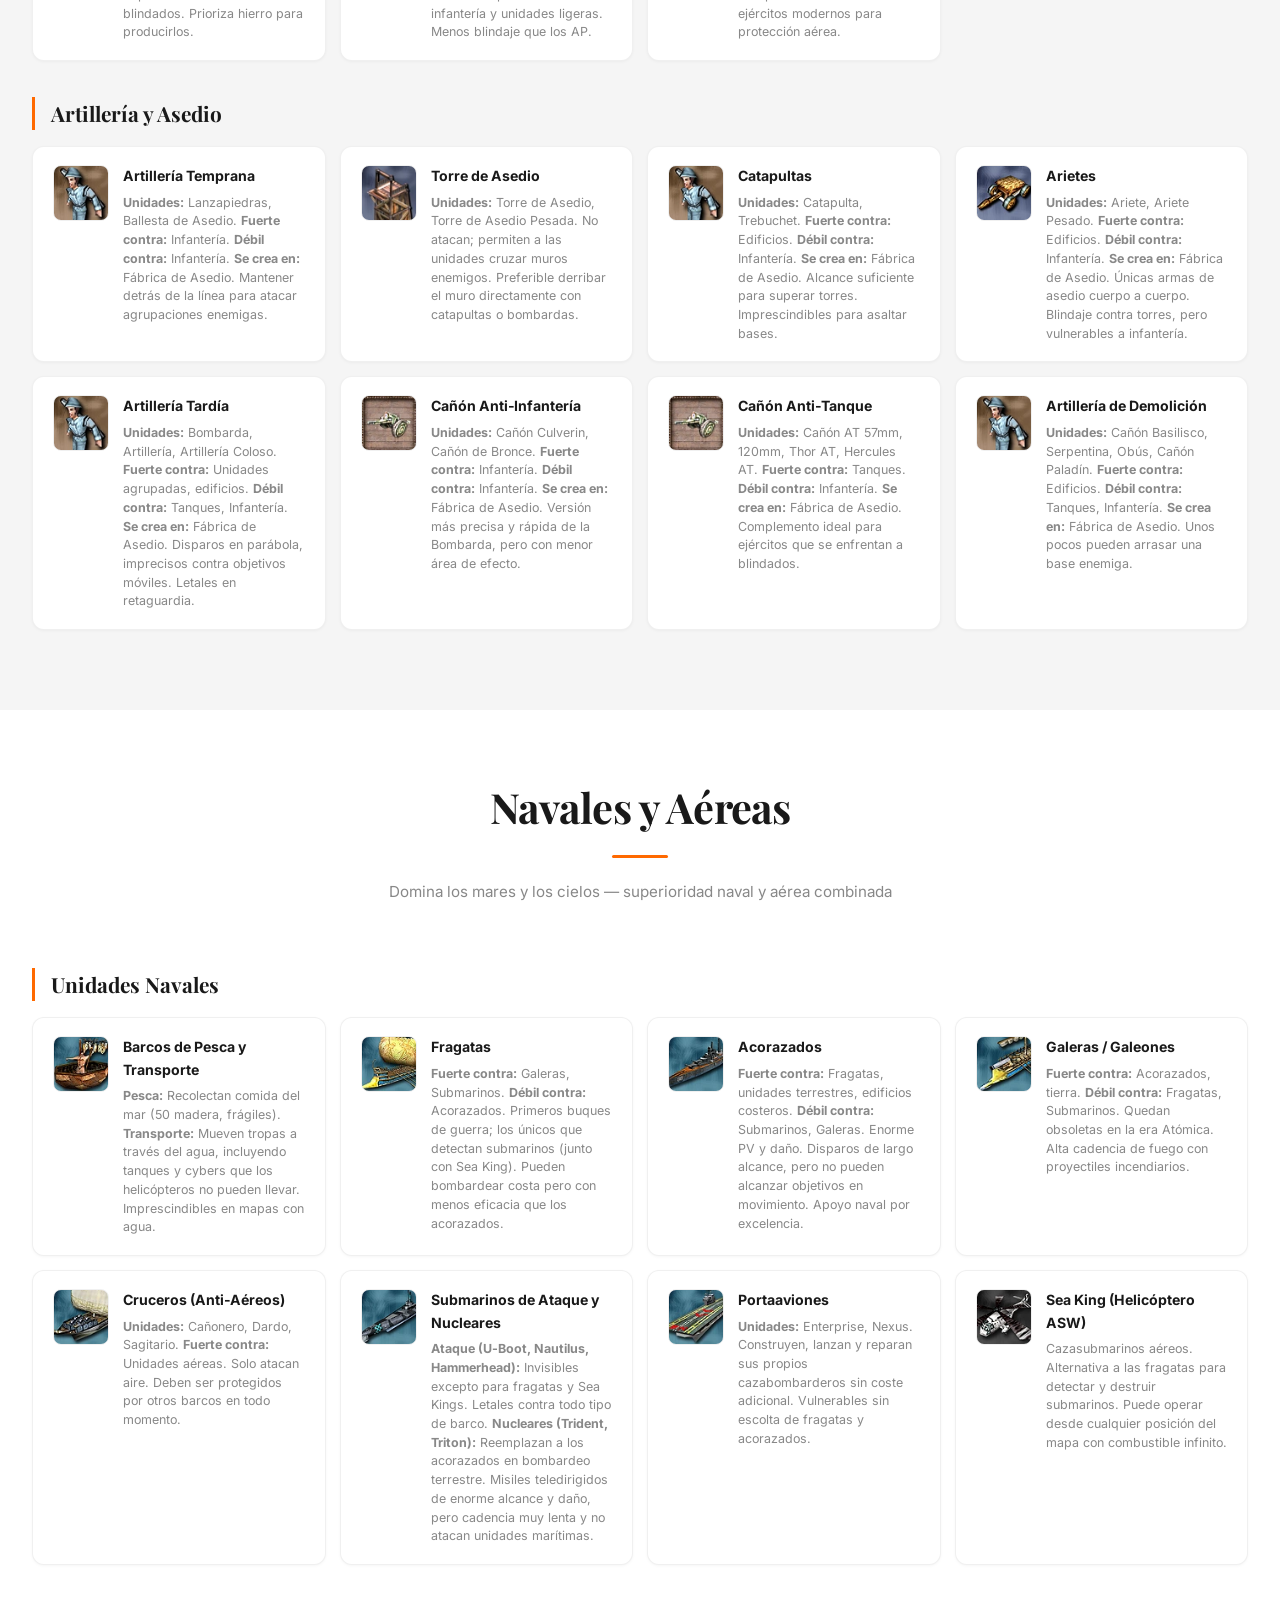
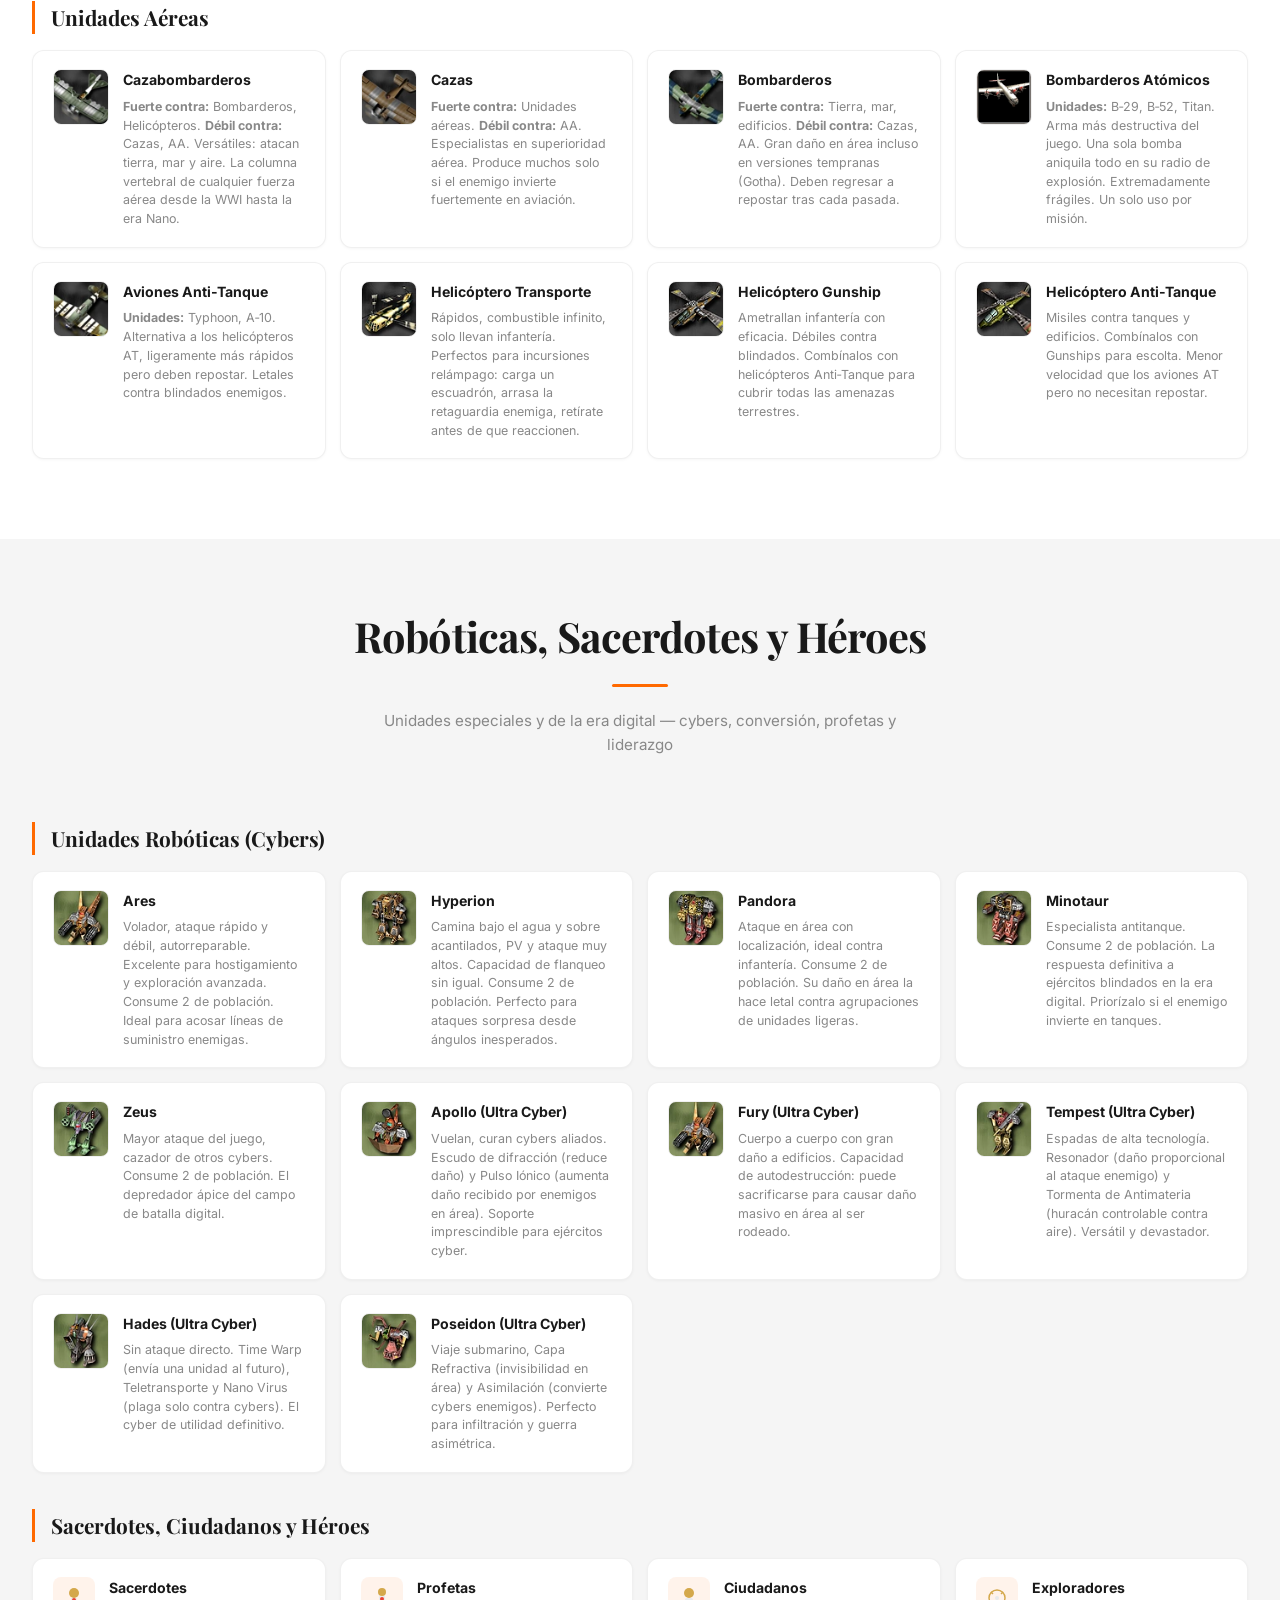
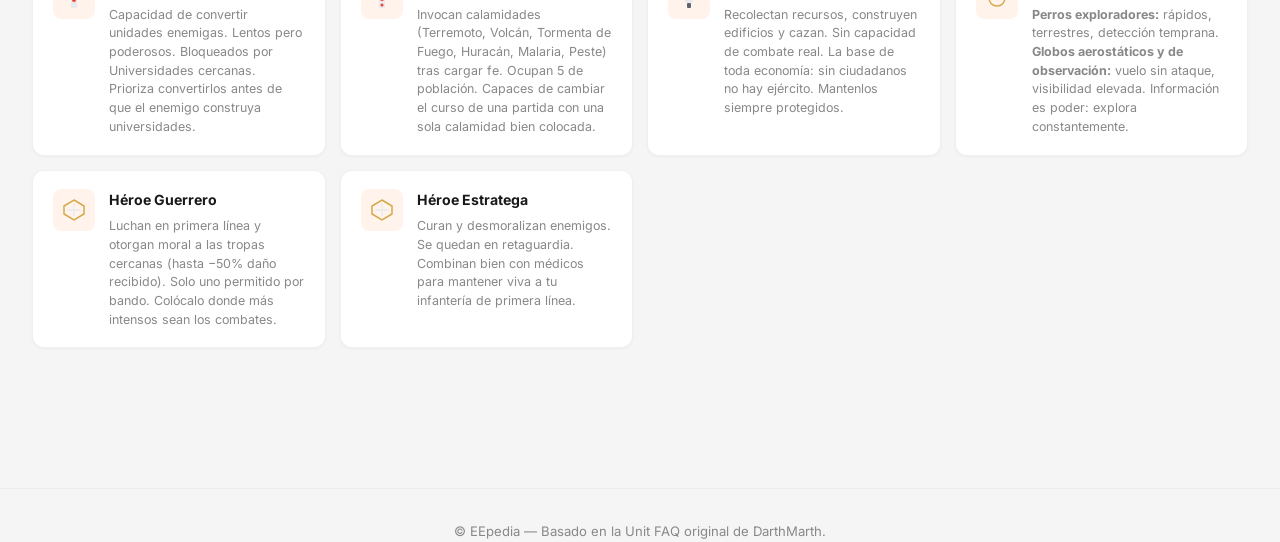
<file: units/index.html>
<!DOCTYPE html>
<html lang="es">
<head>
  <meta charset="UTF-8">
  <meta name="viewport" content="width=device-width, initial-scale=1.0">
  <meta name="description" content="Enciclopedia de Unidades de Empire Earth: infantería, caballería, artillería, marina, aviación y cybers. Relaciones roca-papel-tijera y consejos de uso.">
  <title>Enciclopedia de Unidades Empire Earth | Portal EE</title>
  <link rel="stylesheet" href="../assets/style.css">
  <link rel="preconnect" href="https://fonts.googleapis.com">
  <link rel="preconnect" href="https://fonts.gstatic.com" crossorigin>
  <link href="https://fonts.googleapis.com/css2?family=Inter:wght@400;500;600;700&family=Playfair+Display:wght@600;700&display=swap" rel="stylesheet">
</head>
<body>
  <nav>
    <a href="../index.html" class="nav-brand"><img src="../assets/img/empire-earth-icon.png" class="nav-logo-img" alt="">EEpedia</a>
    <a href="../guides/index.html">Guías</a>
    <a href="index.html">Unidades</a>
    <a href="../powers/index.html">Poderes</a>
    <a href="../glitches/index.html">Glitches</a>
    <a href="../civilizations.html">Civilizaciones</a>
    <a href="../calculator.html">Calculadora</a>
  </nav>

  <!-- SVG Sprite de unidades -->
  <svg xmlns="http://www.w3.org/2000/svg" style="display:none">
    <defs>
      <g id="u-cav"><circle cx="12" cy="8" r="5" fill="#d4a84b"/><rect x="7" y="13" width="10" height="11" rx="2" fill="#e8eaed"/></g>
      <g id="u-citizen"><circle cx="12" cy="7" r="5" fill="#d4a84b"/><rect x="8" y="12" width="8" height="5" rx="2" fill="#e8eaed"/><rect x="10" y="17" width="4" height="5" rx="1" fill="#5f6570"/></g>
      <g id="u-priest"><circle cx="12" cy="7" r="5" fill="#d4a84b"/><rect x="9" y="12" width="6" height="10" rx="1" fill="#e8eaed"/><circle cx="12" cy="14" r="2" fill="#ea4335"/></g>
      <g id="u-ship"><path d="M4 16 L8 6 L16 6 L20 16" fill="none" stroke="#d4a84b" stroke-width="2"/><rect x="10" y="6" width="4" height="10" rx="1" fill="#e8eaed"/><line x1="4" y1="18" x2="20" y2="18" stroke="#5f6570" stroke-width="2"/></g>
      <g id="u-cyber"><rect x="6" y="4" width="12" height="16" rx="3" fill="none" stroke="#d4a84b" stroke-width="1.5"/><circle cx="12" cy="9" r="2" fill="#e8eaed"/><line x1="8" y1="14" x2="16" y2="14" stroke="#e8eaed" stroke-width="1.5"/><line x1="8" y1="17" x2="16" y2="17" stroke="#e8eaed" stroke-width="1.5"/></g>
      <g id="u-hero"><path d="M12 2 L22 8 L22 16 L12 22 L2 16 L2 8 Z" fill="none" stroke="#d4a84b" stroke-width="1.5"/><path d="M12 6 L12 18 M6 12 L18 12" stroke="#e8eaed" stroke-width="1.5" stroke-linecap="round"/></g>
      <g id="u-ram"><rect x="16" y="7" width="5" height="10" rx="1" fill="#d4a84b"/><rect x="3" y="11" width="15" height="5" rx="1" fill="#e8eaed"/></g>
      <g id="u-medic"><circle cx="12" cy="12" r="10" fill="none" stroke="#e8eaed" stroke-width="2"/><line x1="12" y1="6" x2="12" y2="18" stroke="#ea4335" stroke-width="2.5" stroke-linecap="round"/><line x1="6" y1="12" x2="18" y2="12" stroke="#ea4335" stroke-width="2.5" stroke-linecap="round"/></g>
      <g id="u-stealth"><line x1="5" y1="19" x2="22" y2="7" stroke="#d4a84b" stroke-width="3" stroke-linecap="round"/><line x1="3" y1="17" x2="24" y2="5" stroke="#e8eaed" stroke-width="2" stroke-linecap="round"/><circle cx="20" cy="8" r="4" fill="none" stroke="#ea4335" stroke-width="1.5"/><circle cx="20" cy="8" r="1" fill="#ea4335"/></g>
      <g id="u-flame"><rect x="12" y="12" width="8" height="10" rx="2" fill="#5f6570"/><path d="M4 12 Q8 6 12 12 Q10 8 8 14 Q6 10 4 12" fill="#ea4335"/><path d="M4 14 Q6 10 8 14 Q6 16 4 14" fill="#f1c40f"/></g>
      <g id="u-tower"><path d="M12 6 L18 18 L6 18 Z" fill="#d4a84b"/><rect x="10" y="10" width="4" height="8" rx="1" fill="#e8eaed"/></g>
      <g id="u-siege"><path d="M12 6 L18 18 L6 18 Z" fill="#d4a84b"/><rect x="10" y="10" width="4" height="8" rx="1" fill="#e8eaed"/><circle cx="12" cy="9" r="2" fill="#ea4335"/></g>
      <g id="u-fbomber"><path d="M6 14 Q12 4 18 14" fill="none" stroke="#d4a84b" stroke-width="2"/><path d="M8 14 Q12 8 16 14" fill="none" stroke="#e8eaed" stroke-width="1.5"/><line x1="12" y1="14" x2="12" y2="20" stroke="#5f6570" stroke-width="1.5"/></g>
      <g id="u-scout"><circle cx="12" cy="12" r="8" fill="none" stroke="#d4a84b" stroke-width="1.5"/><circle cx="12" cy="12" r="2" fill="#e8eaed"/><line x1="6" y1="6" x2="8" y2="8" stroke="#d4a84b" stroke-width="1.5"/><line x1="18" y1="6" x2="16" y2="8" stroke="#d4a84b" stroke-width="1.5"/></g>
      <g id="u-prophet"><circle cx="12" cy="6" r="4" fill="#d4a84b"/><rect x="9" y="10" width="6" height="12" rx="1" fill="#e8eaed"/><circle cx="12" cy="13" r="2" fill="#ea4335"/><circle cx="12" cy="19" r="1.5" fill="#ea4335"/></g>
    </defs>
  </svg>

  <div class="container">
    <!-- Hero -->
    <div class="hero">
      <img src="../assets/img/empire-earth-icon.png" alt="EE" class="hero-logo">
      <h1>Enciclopedia de Unidades</h1>
      <p class="subtitle">Por DarthMarth — Sistema roca‑papel‑tijera aplicado a todas las eras. Conoce a fondo cada unidad para componer ejércitos imparables.</p>
    </div>

    <p>Empire Earth utiliza un sistema de contadores donde cada tipo de unidad es fuerte contra unos enemigos y débil contra otros. Conocer estas relaciones es indispensable para componer ejércitos equilibrados y reaccionar a las tácticas del oponente.</p>
  </div>

  <div class="sections-wrapper">
    <div class="section-block">
      <div class="container">
                                                        <div class="section-header"><h2>Guía de Roles Pro</h2><p>Unidades agrupadas por mentalidad competitiva: A-Move, Counters, Power, Raiding y Macro. Cada grupo refleja su función real en el campo de batalla.</p></div>

    <style>
      .macro-section { margin-bottom: 40px; }
      .macro-header { margin-bottom: 16px; padding-left: 14px; }
      .macro-title-row { display: flex; align-items: center; gap: 10px; flex-wrap: wrap; }
      .macro-title-row h3 { font-size: 1.15rem; margin: 0; padding: 0; border: none; color: var(--fg-primary); }
      .macro-num { font-size: 0.65rem; font-weight: 700; padding: 3px 10px; border-radius: 100px; letter-spacing: 0.05em; }
      .macro-subtitle { font-size: 0.8rem; color: var(--fg-muted); }
      .building-group { margin-bottom: 20px; }
      .building-label { font-size: 0.78rem; font-weight: 600; color: var(--fg-muted); margin: 0 0 10px; padding: 0; border: none; text-transform: uppercase; letter-spacing: 0.04em; }
      .role-group-cards { display: grid; grid-template-columns: repeat(4, 1fr); gap: 14px; justify-content: center; }
      @media (max-width: 1000px) { .role-group-cards { grid-template-columns: repeat(2, 1fr); } }
      @media (max-width: 600px) { .role-group-cards { grid-template-columns: 1fr; } }

      .role-card { background: linear-gradient(135deg, rgba(255,105,0,0.025) 0%, var(--bg-card) 30%, rgba(212,168,75,0.02) 100%); border: 1px solid var(--border-subtle); border-radius: var(--radius-md); padding: 20px 24px 16px; box-shadow: var(--shadow-sm); transition: box-shadow 0.2s; }
      .role-card.sr-tanque { border-left: 4px solid #2ecc71; }
      .role-card.sr-dps-rango { border-left: 4px solid #3498db; }
      .role-card.sr-dps-melee { border-left: 4px solid #e67e22; }
      .role-card.sr-counter { border-left: 4px solid #e74c3c; }
      .role-card.sr-asedio { border-left: 4px solid #f1c40f; }
      .role-card.sr-raid { border-left: 4px solid #9b59b6; }
      .role-card.sr-soporte { border-left: 4px solid #3498db; }
      .role-card:hover { box-shadow: var(--shadow-md); }
      .role-card.hidden { display: none; }
      .role-card-header {  }
      .role-card-top { display: flex; gap: 14px; align-items: flex-start; }
      .role-card-body { flex: 1; min-width: 0; }
      .role-card-body h4 { font-size: 0.9rem; margin: 0 0 4px; padding: 0; border: none; color: var(--fg-primary); font-weight: 700; }
      .role-card-icon { width: 48px; height: 48px; object-fit: contain; border-radius: 3px; flex-shrink: 0; margin-top: 2px; }
      .role-card-sub { margin-bottom: 6px; }
      .role-card-meta { margin-bottom: 6px; display: flex; gap: 16px; flex-wrap: wrap; align-items: center; }
      .role-meta-item { font-size: 0.72rem; color: var(--fg-muted); font-weight: 500; }
      .role-pro-badge { font-size: 0.58rem; font-weight: 700; text-transform: uppercase; letter-spacing: 0.04em; padding: 2px 8px; border-radius: 100px; background: rgba(255,105,0,0.08); color: var(--accent); white-space: nowrap; }
      .subrole-badge { font-size: 0.58rem; font-weight: 700; padding: 2px 8px; border-radius: 100px; white-space: nowrap; }
      .subrole-badge.sr-tanque { background: rgba(46,204,113,0.12); color: #27ae60; }
      .subrole-badge.sr-dps-rango { background: rgba(52,152,219,0.12); color: #2980b9; }
      .subrole-badge.sr-dps-melee { background: rgba(230,126,34,0.12); color: #d35400; }
      .subrole-badge.sr-counter { background: rgba(231,76,60,0.1); color: #c0392b; }
      .subrole-badge.sr-asedio { background: rgba(241,196,15,0.12); color: #b7950b; }
      .subrole-badge.sr-raid { background: rgba(155,89,182,0.1); color: #8e44ad; }
      .subrole-badge.sr-soporte { background: rgba(52,152,219,0.1); color: #2980b9; }
      .strategy-icon { font-size: 0.75rem; cursor: help; }
      .role-card-stats { display: flex; flex-direction: column; gap: 2px; margin-bottom: 4px; }
      .role-stat { font-size: 0.76rem; font-weight: 500; }
      .role-stat.strong { color: #2e7d32; }
      .role-stat.weak { color: #c62828; }
      .role-card-howto { font-size: 0.76rem; color: var(--fg-secondary); margin: 0; line-height: 1.45; }
      .macro-protip { font-size: 0.76rem; color: var(--accent); margin: 0 0 16px; padding: 8px 14px; background: rgba(255,105,0,0.04); border-radius: 6px; border-left: 3px solid var(--accent); }
      .evo-nav { display: flex; align-items: center; justify-content: center; gap: 8px; margin-top: 10px; padding-top: 10px; border-top: 1px solid var(--border-subtle); }
      .evo-btn { background: none; border: 1px solid var(--border-visible); border-radius: 100px; padding: 3px 11px; font-size: 0.68rem; cursor: pointer; color: var(--fg-secondary); font-family: inherit; transition: all 0.15s; }
      .evo-btn:hover:not(:disabled) { background: var(--accent); color: #fff; border-color: var(--accent); }
      .evo-btn:disabled { opacity: 0.25; cursor: default; }
      .evo-pos { font-size: 0.65rem; color: var(--fg-muted); min-width: 30px; text-align: center; }
      .epoch-filter { display: flex; align-items: center; gap: 12px; margin-bottom: 24px; flex-wrap: wrap; }
      .epoch-filter label { font-size: 0.78rem; font-weight: 600; color: var(--fg-primary); }
      .epoch-select { padding: 6px 10px; border-radius: 100px; border: 1px solid var(--border-visible); font-size: 0.8rem; font-weight: 600; color: var(--fg-primary); background: var(--bg-card); cursor: pointer; font-family: 'Inter', sans-serif; min-width: 110px; }
      .epoch-select:focus { outline: none; border-color: var(--accent); }
      .epoch-badge { font-size: 0.6rem; font-weight: 700; padding: 2px 8px; border-radius: 100px; letter-spacing: 0.03em; white-space: nowrap; }
      .epoch-ancient { background: rgba(121,85,72,0.1); color: #795548; }
      .epoch-gunpowder { background: rgba(211,47,47,0.08); color: #c62828; }
      .epoch-modern { background: rgba(25,118,210,0.08); color: #1565c0; }
      .epoch-future { background: rgba(123,31,162,0.08); color: #7b1fa2; }
      .epoch-mixed { background: rgba(255,105,0,0.08); color: var(--accent); }
      .no-results { text-align: center; padding: 28px; color: var(--fg-muted); font-size: 0.85rem; display: none; }
    </style>

    <div class="epoch-filter">
      <label>Mostrar épocas</label>
      <select class="epoch-select" id="epochFrom">
        <option value="1">I — Prehistoria</option><option value="2">II — Piedra</option><option value="3">III — Cobre</option>
        <option value="4">IV — Bronce</option><option value="5">V — Oscura</option><option value="6">VI — Media</option>
        <option value="7">VII — Renacimiento</option><option value="8">VIII — Imperial</option>
        <option value="9">IX — Industrial</option><option value="10">X — WWI</option>
        <option value="11">XI — WWII</option><option value="12">XII — Moderna</option>
        <option value="13">XIII — Digital</option><option value="14">XIV — Nano</option>
        <option value="15">XV — Espacio</option>
      </select>
      <span style="color:var(--fg-muted);font-size:0.8rem">hasta</span>
      <select class="epoch-select" id="epochTo">
        <option value="1">I — Prehistoria</option><option value="2">II — Piedra</option><option value="3">III — Cobre</option>
        <option value="4">IV — Bronce</option><option value="5">V — Oscura</option><option value="6">VI — Media</option>
        <option value="7">VII — Renacimiento</option><option value="8">VIII — Imperial</option>
        <option value="9">IX — Industrial</option><option value="10">X — WWI</option>
        <option value="11">XI — WWII</option><option value="12">XII — Moderna</option>
        <option value="13">XIII — Digital</option><option value="14">XIV — Nano</option>
        <option value="15" selected>XV — Espacio</option>
      </select>
    </div>
    <div class="no-results" id="noResults">No hay unidades disponibles en este rango de épocas.</div>

        <div class="macro-section" id="macro-1">
      <div class="macro-header" style="border-left: 4px solid #2ecc71">
        <div class="macro-title-row">
          <span class="macro-num" style="background:#2ecc71;color:#fff">AT1</span>
          <h3>A-Move</h3>
          <span class="macro-subtitle">— Fuerza Bruta Principal</span>
        </div>
      </div>
      
      <div class="role-group-cards">
              <div class="role-card g1 sr-tanque" id="role-card-0"
         data-chain='[{"n": "Garrotero", "e": "I - II", "s": 1, "d": 2, "i": "shock-icon.png", "bc": "epoch-ancient"}, {"n": "Macero", "e": "III - IV", "s": 3, "d": 4, "i": "shock-icon.png", "bc": "epoch-ancient"}, {"n": "Espada corta", "e": "V", "s": 5, "d": 5, "i": "shock-icon.png", "bc": "epoch-ancient"}, {"n": "Espada ancha", "e": "VI", "s": 6, "d": 6, "i": "shock-icon.png", "bc": "epoch-ancient"}, {"n": "Espada larga", "e": "VII", "s": 7, "d": 7, "i": "shock-icon.png", "bc": "epoch-gunpowder"}, {"n": "Espada larga imperial", "e": "VIII", "s": 8, "d": 8, "i": "shock-icon.png", "bc": "epoch-gunpowder"}]'
         data-chain-idx="0">
         <div class="role-card-header">
                     <div class="role-card-sub"><span class="subrole-badge sr-tanque">TANQUE</span></div>
          <div class="role-card-top">
             <div class="role-card-body">
               <h4 data-role="evo-name">Garrotero</h4>
               <span class="epoch-badge epoch-ancient" data-role="evo-epoch">I - II</span>
               <div class="role-card-meta">
                 <span class="role-meta-item">🏭 Cuartel</span>
               </div>
               <div class="role-card-stats">
                 <span class="role-stat strong">Bueno contra Arqueros, lanza-rocas.</span>
                 <span class="role-stat weak">Débil contra Lanceros, caballería.</span>
               </div>
               <p class="role-card-howto">💡 Escudo humano para tiradores.</p>
             </div>
             <img src="../assets/img/shock-icon.png" class="role-card-icon" data-role="evo-icon" alt="">
           </div>
         </div>        <div class="evo-nav">
           <button class="evo-btn evo-prev" disabled data-role="evo-prev" title="Unidad anterior">◀</button>
           <span class="evo-pos" data-role="evo-pos">1/6</span>
           <button class="evo-btn evo-next" data-role="evo-next" title="Unidad siguiente">▶</button>
         </div>
       </div>
      <div class="role-card g1 sr-tanque" id="role-card-1">
         <div class="role-card-header">
                     <div class="role-card-sub"><span class="subrole-badge sr-tanque">TANQUE</span></div>
          <div class="role-card-top">
             <div class="role-card-body">
               <h4 data-role="evo-name">Elefante de guerra</h4>
               <span class="epoch-badge epoch-ancient" data-role="evo-epoch">II - VI</span>
               <div class="role-card-meta">
                 <span class="role-meta-item">🏭 Establo</span>
               </div>
               <div class="role-card-stats">
                 <span class="role-stat strong">Bueno contra Infantería, edificios.</span>
                 <span class="role-stat weak">Débil contra Piqueros, fuego concentrado.</span>
               </div>
               <p class="role-card-howto">💡 Punta de lanza.</p>
             </div>
             <img src="../assets/img/minotaur-icon.png" class="role-card-icon" data-role="evo-icon" alt="">
           </div>
         </div>
       </div>
      <div class="role-card g1 sr-dps-rango" id="role-card-2">
         <div class="role-card-header">
                     <div class="role-card-sub"><span class="subrole-badge sr-dps-rango">DPS RANGO</span></div>
          <div class="role-card-top">
             <div class="role-card-body">
               <h4 data-role="evo-name">Lanza-rocas</h4>
               <span class="epoch-badge epoch-ancient" data-role="evo-epoch">I - II</span>
               <div class="role-card-meta">
                 <span class="role-meta-item">🏭 Cuartel</span>
               </div>
               <div class="role-card-stats">
                 <span class="role-stat strong">Bueno contra Garroteros.</span>
                 <span class="role-stat weak">Débil contra Caballería.</span>
               </div>
               <p class="role-card-howto">💡 Golpear y retroceder.</p>
             </div>
             <img src="../assets/img/shock-icon.png" class="role-card-icon" data-role="evo-icon" alt="">
           </div>
         </div>
       </div>
      <div class="role-card g1 sr-dps-rango" id="role-card-3">
         <div class="role-card-header">
                     <div class="role-card-sub"><span class="subrole-badge sr-dps-rango">DPS RANGO</span></div>
          <div class="role-card-top">
             <div class="role-card-body">
               <h4 data-role="evo-name">Hondero</h4>
               <span class="epoch-badge epoch-ancient" data-role="evo-epoch">I - III</span>
               <div class="role-card-meta">
                 <span class="role-meta-item">🏭 Campo de tiro con arco</span>
               </div>
               <div class="role-card-stats">
                 <span class="role-stat strong">Bueno contra Lanza-rocas, garroteros.</span>
                 <span class="role-stat weak">Débil contra Caballería.</span>
               </div>
               <p class="role-card-howto">💡 Hostigamiento masivo.</p>
             </div>
             <img src="../assets/img/archer-icon.png" class="role-card-icon" data-role="evo-icon" alt="">
           </div>
         </div>
       </div>
      <div class="role-card g1 sr-dps-rango" id="role-card-4"
         data-chain='[{"n": "Arquero", "e": "III", "s": 3, "d": 3, "i": "archer-icon.png", "bc": "epoch-ancient"}, {"n": "Arquero de arco largo", "e": "IV", "s": 4, "d": 4, "i": "archer-icon.png", "bc": "epoch-ancient"}, {"n": "Ballestero", "e": "V - VI", "s": 5, "d": 6, "i": "archer-icon.png", "bc": "epoch-ancient"}]'
         data-chain-idx="0">
         <div class="role-card-header">
                     <div class="role-card-sub"><span class="subrole-badge sr-dps-rango">DPS RANGO</span></div>
          <div class="role-card-top">
             <div class="role-card-body">
               <h4 data-role="evo-name">Arquero</h4>
               <span class="epoch-badge epoch-ancient" data-role="evo-epoch">III</span>
               <div class="role-card-meta">
                 <span class="role-meta-item">🏭 Campo de tiro con arco</span>
               </div>
               <div class="role-card-stats">
                 <span class="role-stat strong">Bueno contra Infantería de perforación.</span>
                 <span class="role-stat weak">Débil contra Caballería.</span>
               </div>
               <p class="role-card-howto">💡 Masa detrás de la infantería.</p>
             </div>
             <img src="../assets/img/archer-icon.png" class="role-card-icon" data-role="evo-icon" alt="">
           </div>
         </div>        <div class="evo-nav">
           <button class="evo-btn evo-prev" disabled data-role="evo-prev" title="Unidad anterior">◀</button>
           <span class="evo-pos" data-role="evo-pos">1/3</span>
           <button class="evo-btn evo-next" data-role="evo-next" title="Unidad siguiente">▶</button>
         </div>
       </div>
      <div class="role-card g1 sr-dps-rango" id="role-card-5"
         data-chain='[{"n": "Arcabucero", "e": "VII", "s": 7, "d": 7, "i": "field-cannon-icon.png", "bc": "epoch-gunpowder"}, {"n": "Mosquetero", "e": "VIII", "s": 8, "d": 8, "i": "field-cannon-icon.png", "bc": "epoch-gunpowder"}, {"n": "Granadero", "e": "IX", "s": 9, "d": 9, "i": "grenade-launcher-icon.png", "bc": "epoch-gunpowder"}, {"n": "Soldado de infantería", "e": "X", "s": 10, "d": 10, "i": "doughboy-icon.png", "bc": "epoch-modern"}, {"n": "Marine", "e": "XI - XII", "s": 11, "d": 12, "i": "marine-icon.png", "bc": "epoch-modern"}, {"n": "Centinela", "e": "XIII", "s": 13, "d": 13, "i": "marine-icon.png", "bc": "epoch-future"}, {"n": "Guardián", "e": "XIV", "s": 14, "d": 14, "i": "marine-icon.png", "bc": "epoch-future"}, {"n": "Vigilante", "e": "XV", "s": 15, "d": 15, "i": "marine-icon.png", "bc": "epoch-future"}]'
         data-chain-idx="0">
         <div class="role-card-header">
                     <div class="role-card-sub"><span class="subrole-badge sr-dps-rango">DPS RANGO</span></div>
          <div class="role-card-top">
             <div class="role-card-body">
               <h4 data-role="evo-name">Arcabucero</h4>
               <span class="epoch-badge epoch-gunpowder" data-role="evo-epoch">VII</span>
               <div class="role-card-meta">
                 <span class="role-meta-item">🏭 Cuartel</span>
               </div>
               <div class="role-card-stats">
                 <span class="role-stat strong">Bueno contra Alabarderos.</span>
                 <span class="role-stat weak">Débil contra Caballería, artillería.</span>
               </div>
               <p class="role-card-howto">💡 Líneas de fuego.</p>
             </div>
             <img src="../assets/img/field-cannon-icon.png" class="role-card-icon" data-role="evo-icon" alt="">
           </div>
         </div>        <div class="evo-nav">
           <button class="evo-btn evo-prev" disabled data-role="evo-prev" title="Unidad anterior">◀</button>
           <span class="evo-pos" data-role="evo-pos">1/8</span>
           <button class="evo-btn evo-next" data-role="evo-next" title="Unidad siguiente">▶</button>
         </div>
       </div>
      <div class="role-card g1 sr-dps-melee" id="role-card-6">
         <div class="role-card-header">
                     <div class="role-card-sub"><span class="subrole-badge sr-dps-melee">DPS MELEE</span></div>
          <div class="role-card-top">
             <div class="role-card-body">
               <h4 data-role="evo-name">Guardia de élite</h4>
               <span class="epoch-badge epoch-gunpowder" data-role="evo-epoch">VIII - IX</span>
               <div class="role-card-meta">
                 <span class="role-meta-item">🏭 Cuartel</span>
               </div>
               <div class="role-card-stats">
                 <span class="role-stat strong">Bueno contra Infantería.</span>
                 <span class="role-stat weak">Débil contra Artillería, dragones.</span>
               </div>
               <p class="role-card-howto">💡 Núcleo de avance.</p>
             </div>
             <img src="../assets/img/marine-icon.png" class="role-card-icon" data-role="evo-icon" alt="">
           </div>
         </div>
       </div>
      <div class="role-card g1 sr-dps-melee" id="role-card-7">
         <div class="role-card-header">
                     <div class="role-card-sub"><span class="subrole-badge sr-dps-melee">DPS MELEE</span></div>
          <div class="role-card-top">
             <div class="role-card-body">
               <h4 data-role="evo-name">Ametralladora</h4>
               <span class="epoch-badge epoch-modern" data-role="evo-epoch">X - XII</span>
               <div class="role-card-meta">
                 <span class="role-meta-item">🏭 Cuartel</span>
               </div>
               <div class="role-card-stats">
                 <span class="role-stat strong">Bueno contra Infantería agrupada.</span>
                 <span class="role-stat weak">Débil contra Tanques, francotiradores.</span>
               </div>
               <p class="role-card-howto">💡 Posición estática, defensa.</p>
             </div>
             <img src="../assets/img/machine-gunner-icon.png" class="role-card-icon" data-role="evo-icon" alt="">
           </div>
         </div>
       </div>
      <div class="role-card g1 sr-tanque" id="role-card-8"
         data-chain='[{"n": "Tanque IGM", "e": "X", "s": 10, "d": 10, "i": "he-tank-icon.png", "bc": "epoch-modern"}, {"n": "Tanque medio", "e": "XI", "s": 11, "d": 11, "i": "he-tank-icon.png", "bc": "epoch-modern"}, {"n": "Tanque pesado", "e": "XII", "s": 12, "d": 12, "i": "he-tank-icon.png", "bc": "epoch-modern"}, {"n": "Tanque Centurión", "e": "XIV - XV", "s": 14, "d": 15, "i": "centurion-icon.png", "bc": "epoch-future"}]'
         data-chain-idx="0">
         <div class="role-card-header">
                     <div class="role-card-sub"><span class="subrole-badge sr-tanque">TANQUE</span></div>
          <div class="role-card-top">
             <div class="role-card-body">
               <h4 data-role="evo-name">Tanque IGM</h4>
               <span class="epoch-badge epoch-modern" data-role="evo-epoch">X</span>
               <div class="role-card-meta">
                 <span class="role-meta-item">🏭 Fábrica de tanques</span>
               </div>
               <div class="role-card-stats">
                 <span class="role-stat strong">Bueno contra Infantería.</span>
                 <span class="role-stat weak">Débil contra Cañones antitanque.</span>
               </div>
               <p class="role-card-howto">💡 Punta de lanza.</p>
             </div>
             <img src="../assets/img/he-tank-icon.png" class="role-card-icon" data-role="evo-icon" alt="">
           </div>
         </div>        <div class="evo-nav">
           <button class="evo-btn evo-prev" disabled data-role="evo-prev" title="Unidad anterior">◀</button>
           <span class="evo-pos" data-role="evo-pos">1/4</span>
           <button class="evo-btn evo-next" data-role="evo-next" title="Unidad siguiente">▶</button>
         </div>
       </div>
      <div class="role-card g1 sr-tanque" id="role-card-9"
         data-chain='[{"n": "Balsa", "e": "II", "s": 2, "d": 2, "i": "galley-icon.png", "bc": "epoch-ancient"}, {"n": "Galera", "e": "III - VI", "s": 3, "d": 6, "i": "galley-icon.png", "bc": "epoch-ancient"}, {"n": "Fragata", "e": "VII - IX", "s": 7, "d": 9, "i": "frigate-icon.png", "bc": "epoch-gunpowder"}, {"n": "Crucero / Acorazado", "e": "X - XII", "s": 10, "d": 12, "i": "battleship-icon.png", "bc": "epoch-modern"}, {"n": "Tritón / Sea King", "e": "XIII - XIV", "s": 13, "d": 14, "i": "sea-king-icon.png", "bc": "epoch-future"}]'
         data-chain-idx="0">
         <div class="role-card-header">
                     <div class="role-card-sub"><span class="subrole-badge sr-tanque">TANQUE</span></div>
          <div class="role-card-top">
             <div class="role-card-body">
               <h4 data-role="evo-name">Balsa</h4>
               <span class="epoch-badge epoch-ancient" data-role="evo-epoch">II</span>
               <div class="role-card-meta">
                 <span class="role-meta-item">🏭 Muelle</span>
               </div>
               <div class="role-card-stats">
                 <span class="role-stat strong">Bueno contra Barcos de pesca.</span>
                 <span class="role-stat weak">Débil contra Galeras.</span>
               </div>
               <p class="role-card-howto">💡 Ataque costero.</p>
             </div>
             <img src="../assets/img/galley-icon.png" class="role-card-icon" data-role="evo-icon" alt="">
           </div>
         </div>        <div class="evo-nav">
           <button class="evo-btn evo-prev" disabled data-role="evo-prev" title="Unidad anterior">◀</button>
           <span class="evo-pos" data-role="evo-pos">1/5</span>
           <button class="evo-btn evo-next" data-role="evo-next" title="Unidad siguiente">▶</button>
         </div>
       </div>
      <div class="role-card g1 sr-tanque" id="role-card-10">
         <div class="role-card-header">
                     <div class="role-card-sub"><span class="subrole-badge sr-tanque">TANQUE</span></div>
          <div class="role-card-top">
             <div class="role-card-body">
               <h4 data-role="evo-name">Nano-Cíborg</h4>
               <span class="epoch-badge epoch-future" data-role="evo-epoch">XIII - XV</span>
               <div class="role-card-meta">
                 <span class="role-meta-item">🏭 Laboratorio Cíber</span>
               </div>
               <div class="role-card-stats">
                 <span class="role-stat strong">Bueno contra Infantería.</span>
                 <span class="role-stat weak">Débil contra Mechs pesados.</span>
               </div>
               <p class="role-card-howto">💡 Ruptura de líneas.</p>
             </div>
             <img src="../assets/img/cyber-icon.png" class="role-card-icon" data-role="evo-icon" alt="">
           </div>
         </div>
       </div>
      <div class="role-card g1 sr-tanque" id="role-card-11">
         <div class="role-card-header">
                     <div class="role-card-sub"><span class="subrole-badge sr-tanque">TANQUE</span></div>
          <div class="role-card-top">
             <div class="role-card-body">
               <h4 data-role="evo-name">Ares / Minotauro</h4>
               <span class="epoch-badge epoch-future" data-role="evo-epoch">XIII - XV</span>
               <div class="role-card-meta">
                 <span class="role-meta-item">🏭 Laboratorio Cíber</span>
               </div>
               <div class="role-card-stats">
                 <span class="role-stat strong">Bueno contra Infantería, vehículos.</span>
                 <span class="role-stat weak">Débil contra Helicópteros, artillería.</span>
               </div>
               <p class="role-card-howto">💡 Punta de lanza.</p>
             </div>
             <img src="../assets/img/minotaur-icon.png" class="role-card-icon" data-role="evo-icon" alt="">
           </div>
         </div>
       </div>
      <div class="role-card g1 sr-tanque" id="role-card-12">
         <div class="role-card-header">
                     <div class="role-card-sub"><span class="subrole-badge sr-tanque">TANQUE</span></div>
          <div class="role-card-top">
             <div class="role-card-body">
               <h4 data-role="evo-name">Zeus</h4>
               <span class="epoch-badge epoch-future" data-role="evo-epoch">XV</span>
               <div class="role-card-meta">
                 <span class="role-meta-item">🏭 Laboratorio Cíber</span>
               </div>
               <div class="role-card-stats">
                 <span class="role-stat strong">Bueno contra Todo tipo de tropas.</span>
                 <span class="role-stat weak">Débil contra Fuego masivo concentrado.</span>
               </div>
               <p class="role-card-howto">💡 Liderazgo ofensivo.</p>
             </div>
             <img src="../assets/img/zeus-icon.png" class="role-card-icon" data-role="evo-icon" alt="">
           </div>
         </div>
       </div>
      </div>
    </div>

    <div class="macro-section" id="macro-2">
      <div class="macro-header" style="border-left: 4px solid #e74c3c">
        <div class="macro-title-row">
          <span class="macro-num" style="background:#e74c3c;color:#fff">AT2</span>
          <h3>Counters</h3>
          <span class="macro-subtitle">— Respuesta de Emergencia</span>
        </div>
      </div>
      
      <div class="role-group-cards">
              <div class="role-card g2 sr-counter" id="role-card-13"
         data-chain='[{"n": "Lancero", "e": "III", "s": 3, "d": 3, "i": "spear-icon.png", "bc": "epoch-ancient"}, {"n": "Falange", "e": "IV", "s": 4, "d": 4, "i": "spear-icon.png", "bc": "epoch-ancient"}, {"n": "Piquero", "e": "V - VI", "s": 5, "d": 6, "i": "spear-icon.png", "bc": "epoch-ancient"}, {"n": "Alabardero", "e": "VII", "s": 7, "d": 7, "i": "spear-icon.png", "bc": "epoch-gunpowder"}, {"n": "Alabardero imperial", "e": "VIII", "s": 8, "d": 8, "i": "spear-icon.png", "bc": "epoch-gunpowder"}, {"n": "Partisano", "e": "IX", "s": 9, "d": 9, "i": "partisan-icon.png", "bc": "epoch-gunpowder"}]'
         data-chain-idx="0">
         <div class="role-card-header">
                     <div class="role-card-sub"><span class="subrole-badge sr-counter">COUNTER</span></div>
          <div class="role-card-top">
             <div class="role-card-body">
               <h4 data-role="evo-name">Lancero</h4>
               <span class="epoch-badge epoch-ancient" data-role="evo-epoch">III</span>
               <div class="role-card-meta">
                 <span class="role-meta-item">🏭 Cuartel</span>
               </div>
               <div class="role-card-stats">
                 <span class="role-stat strong">Bueno contra Caballería, espadachines.</span>
                 <span class="role-stat weak">Débil contra Arqueros.</span>
               </div>
               <p class="role-card-howto">💡 Intercalados con arqueros.</p>
             </div>
             <img src="../assets/img/spear-icon.png" class="role-card-icon" data-role="evo-icon" alt="">
           </div>
         </div>        <div class="evo-nav">
           <button class="evo-btn evo-prev" disabled data-role="evo-prev" title="Unidad anterior">◀</button>
           <span class="evo-pos" data-role="evo-pos">1/6</span>
           <button class="evo-btn evo-next" data-role="evo-next" title="Unidad siguiente">▶</button>
         </div>
       </div>
      <div class="role-card g2 sr-counter" id="role-card-14"
         data-chain='[{"n": "Jinete en camello", "e": "III - IV", "s": 3, "d": 4, "i": "shock-icon.png", "bc": "epoch-ancient"}, {"n": "Jinete en camello pesado", "e": "V - VI", "s": 5, "d": 6, "i": "shock-icon.png", "bc": "epoch-ancient"}]'
         data-chain-idx="0">
         <div class="role-card-header">
                     <div class="role-card-sub"><span class="subrole-badge sr-counter">COUNTER</span></div>
          <div class="role-card-top">
             <div class="role-card-body">
               <h4 data-role="evo-name">Jinete en camello</h4>
               <span class="epoch-badge epoch-ancient" data-role="evo-epoch">III - IV</span>
               <div class="role-card-meta">
                 <span class="role-meta-item">🏭 Establo</span>
               </div>
               <div class="role-card-stats">
                 <span class="role-stat strong">Bueno contra Caballería de choque.</span>
                 <span class="role-stat weak">Débil contra Arqueros, infantería.</span>
               </div>
               <p class="role-card-howto">💡 Intercepción rápida.</p>
             </div>
             <img src="../assets/img/shock-icon.png" class="role-card-icon" data-role="evo-icon" alt="">
           </div>
         </div>        <div class="evo-nav">
           <button class="evo-btn evo-prev" disabled data-role="evo-prev" title="Unidad anterior">◀</button>
           <span class="evo-pos" data-role="evo-pos">1/2</span>
           <button class="evo-btn evo-next" data-role="evo-next" title="Unidad siguiente">▶</button>
         </div>
       </div>
      <div class="role-card g2 sr-counter" id="role-card-15"
         data-chain='[{"n": "Cañón antitanque", "e": "X - XII", "s": 10, "d": 12, "i": "at-gun-icon.png", "bc": "epoch-modern"}, {"n": "Halftrack Antitanque", "e": "XI - XV", "s": 11, "d": 15, "i": "halftrack-icon.png", "bc": "epoch-mixed"}]'
         data-chain-idx="0">
         <div class="role-card-header">
                     <div class="role-card-sub"><span class="subrole-badge sr-counter">COUNTER</span></div>
          <div class="role-card-top">
             <div class="role-card-body">
               <h4 data-role="evo-name">Cañón antitanque</h4>
               <span class="epoch-badge epoch-modern" data-role="evo-epoch">X - XII</span>
               <div class="role-card-meta">
                 <span class="role-meta-item">🏭 Fábrica de vehículos</span>
               </div>
               <div class="role-card-stats">
                 <span class="role-stat strong">Bueno contra Tanques.</span>
                 <span class="role-stat weak">Débil contra Infantería.</span>
               </div>
               <p class="role-card-howto">💡 Mantener tras la línea.</p>
             </div>
             <img src="../assets/img/at-gun-icon.png" class="role-card-icon" data-role="evo-icon" alt="">
           </div>
         </div>        <div class="evo-nav">
           <button class="evo-btn evo-prev" disabled data-role="evo-prev" title="Unidad anterior">◀</button>
           <span class="evo-pos" data-role="evo-pos">1/2</span>
           <button class="evo-btn evo-next" data-role="evo-next" title="Unidad siguiente">▶</button>
         </div>
       </div>
      <div class="role-card g2 sr-counter" id="role-card-16"
         data-chain='[{"n": "Lanzagranadas", "e": "X", "s": 10, "d": 10, "i": "grenade-launcher-icon.png", "bc": "epoch-modern"}, {"n": "Bazuca", "e": "XI - XII", "s": 11, "d": 12, "i": "bazooka-icon.png", "bc": "epoch-modern"}]'
         data-chain-idx="0">
         <div class="role-card-header">
                     <div class="role-card-sub"><span class="subrole-badge sr-counter">COUNTER</span></div>
          <div class="role-card-top">
             <div class="role-card-body">
               <h4 data-role="evo-name">Lanzagranadas</h4>
               <span class="epoch-badge epoch-modern" data-role="evo-epoch">X</span>
               <div class="role-card-meta">
                 <span class="role-meta-item">🏭 Cuartel</span>
               </div>
               <div class="role-card-stats">
                 <span class="role-stat strong">Bueno contra Blindados ligeros.</span>
                 <span class="role-stat weak">Débil contra Ametralladoras.</span>
               </div>
               <p class="role-card-howto">💡 En masa.</p>
             </div>
             <img src="../assets/img/grenade-launcher-icon.png" class="role-card-icon" data-role="evo-icon" alt="">
           </div>
         </div>        <div class="evo-nav">
           <button class="evo-btn evo-prev" disabled data-role="evo-prev" title="Unidad anterior">◀</button>
           <span class="evo-pos" data-role="evo-pos">1/2</span>
           <button class="evo-btn evo-next" data-role="evo-next" title="Unidad siguiente">▶</button>
         </div>
       </div>
      <div class="role-card g2 sr-counter" id="role-card-17"
         data-chain='[{"n": "Cañón AA", "e": "X - XI", "s": 10, "d": 11, "i": "skywatcher-icon.png", "bc": "epoch-modern"}, {"n": "AA Skywatcher", "e": "XIV - XV", "s": 14, "d": 15, "i": "skywatcher-icon.png", "bc": "epoch-future"}]'
         data-chain-idx="0">
         <div class="role-card-header">
                     <div class="role-card-sub"><span class="subrole-badge sr-counter">COUNTER</span></div>
          <div class="role-card-top">
             <div class="role-card-body">
               <h4 data-role="evo-name">Cañón AA</h4>
               <span class="epoch-badge epoch-modern" data-role="evo-epoch">X - XI</span>
               <div class="role-card-meta">
                 <span class="role-meta-item">🏭 Fábrica de vehículos</span>
               </div>
               <div class="role-card-stats">
                 <span class="role-stat strong">Bueno contra Aviones.</span>
                 <span class="role-stat weak">Débil contra Tanques.</span>
               </div>
               <p class="role-card-howto">💡 Distribuir por la base.</p>
             </div>
             <img src="../assets/img/skywatcher-icon.png" class="role-card-icon" data-role="evo-icon" alt="">
           </div>
         </div>        <div class="evo-nav">
           <button class="evo-btn evo-prev" disabled data-role="evo-prev" title="Unidad anterior">◀</button>
           <span class="evo-pos" data-role="evo-pos">1/2</span>
           <button class="evo-btn evo-next" data-role="evo-next" title="Unidad siguiente">▶</button>
         </div>
       </div>
      <div class="role-card g2 sr-counter" id="role-card-18">
         <div class="role-card-header">
                     <div class="role-card-sub"><span class="subrole-badge sr-counter">COUNTER</span></div>
          <div class="role-card-top">
             <div class="role-card-body">
               <h4 data-role="evo-name">Soldado Stinger</h4>
               <span class="epoch-badge epoch-mixed" data-role="evo-epoch">XI - XV</span>
               <div class="role-card-meta">
                 <span class="role-meta-item">🏭 Cuartel</span>
               </div>
               <div class="role-card-stats">
                 <span class="role-stat strong">Bueno contra Aviones.</span>
                 <span class="role-stat weak">Débil contra Ataque terrestre.</span>
               </div>
               <p class="role-card-howto">💡 Mezclado entre infantería.</p>
             </div>
             <img src="../assets/img/stinger-soldier-icon.png" class="role-card-icon" data-role="evo-icon" alt="">
           </div>
         </div>
       </div>
      <div class="role-card g2 sr-counter" id="role-card-19"
         data-chain='[{"n": "Caza interceptor", "e": "X - XII", "s": 10, "d": 12, "i": "fighter-icon.png", "bc": "epoch-modern"}, {"n": "Caza reactor", "e": "XIII", "s": 13, "d": 13, "i": "fighter-icon.png", "bc": "epoch-future"}, {"n": "Caza de energía", "e": "XIV", "s": 14, "d": 14, "i": "fighter-icon.png", "bc": "epoch-future"}]'
         data-chain-idx="0">
         <div class="role-card-header">
                     <div class="role-card-sub"><span class="subrole-badge sr-counter">COUNTER</span></div>
          <div class="role-card-top">
             <div class="role-card-body">
               <h4 data-role="evo-name">Caza interceptor</h4>
               <span class="epoch-badge epoch-modern" data-role="evo-epoch">X - XII</span>
               <div class="role-card-meta">
                 <span class="role-meta-item">🏭 Aeropuerto</span>
               </div>
               <div class="role-card-stats">
                 <span class="role-stat strong">Bueno contra Aviones.</span>
                 <span class="role-stat weak">Débil contra Cañones AA.</span>
               </div>
               <p class="role-card-howto">💡 Patrullas.</p>
             </div>
             <img src="../assets/img/fighter-icon.png" class="role-card-icon" data-role="evo-icon" alt="">
           </div>
         </div>        <div class="evo-nav">
           <button class="evo-btn evo-prev" disabled data-role="evo-prev" title="Unidad anterior">◀</button>
           <span class="evo-pos" data-role="evo-pos">1/3</span>
           <button class="evo-btn evo-next" data-role="evo-next" title="Unidad siguiente">▶</button>
         </div>
       </div>
      </div>
    </div>

    <div class="macro-section" id="macro-3">
      <div class="macro-header" style="border-left: 4px solid #f1c40f">
        <div class="macro-title-row">
          <span class="macro-num" style="background:#f1c40f;color:#fff">AT3</span>
          <h3>Power</h3>
          <span class="macro-subtitle">— Condiciones de Victoria</span>
        </div>
      </div>
      <p class="macro-protip">⚡ Pro-Tip: Requiere protección constante del Grupo 1 y micro-gestión manual (Atajo 2)</p>
      <div class="role-group-cards">
              <div class="role-card g3 sr-asedio" id="role-card-20">
         <div class="role-card-header">
                     <div class="role-card-sub"><span class="subrole-badge sr-asedio">ASEDIO</span></div>
          <div class="role-card-top">
             <div class="role-card-body">
               <h4 data-role="evo-name">Sansón</h4>
               <span class="epoch-badge epoch-ancient" data-role="evo-epoch">II - IV</span>
               <div class="role-card-meta">
                 <span class="role-meta-item">🏭 Cuartel</span>
               </div>
               <div class="role-card-stats">
                 <span class="role-stat strong">Bueno contra Edificios y murallas.</span>
                 <span class="role-stat weak">Débil contra Arqueros e infantería.</span>
               </div>
               <p class="role-card-howto">💡 Acércalos con escolta a la base enemiga.</p>
             </div>
             <img src="../assets/img/siege-tower-icon.png" class="role-card-icon" data-role="evo-icon" alt="">
           </div>
         </div>
       </div>
      <div class="role-card g3 sr-asedio" id="role-card-21">
         <div class="role-card-header">
                     <div class="role-card-sub"><span class="subrole-badge sr-asedio">ASEDIO</span></div>
          <div class="role-card-top">
             <div class="role-card-body">
               <h4 data-role="evo-name">Ariete</h4>
               <span class="epoch-badge epoch-ancient" data-role="evo-epoch">III - V</span>
               <div class="role-card-meta">
                 <span class="role-meta-item">🏭 Fábrica de armas de asedio</span>
               </div>
               <div class="role-card-stats">
                 <span class="role-stat strong">Bueno contra Edificios y murallas.</span>
                 <span class="role-stat weak">Débil contra Infantería y caballería.</span>
               </div>
               <p class="role-card-howto">💡 Acércalos con escolta a la base.</p>
             </div>
             <img src="../assets/img/ram-icon.png" class="role-card-icon" data-role="evo-icon" alt="">
           </div>
         </div>
       </div>
      <div class="role-card g3 sr-asedio" id="role-card-22">
         <div class="role-card-header">
                     <div class="role-card-sub"><span class="subrole-badge sr-asedio">ASEDIO</span></div>
          <div class="role-card-top">
             <div class="role-card-body">
               <h4 data-role="evo-name">Torre de asedio</h4>
               <span class="epoch-badge epoch-ancient" data-role="evo-epoch">IV - VI</span>
               <div class="role-card-meta">
                 <span class="role-meta-item">🏭 Fábrica de armas de asedio</span>
               </div>
               <div class="role-card-stats">
                 <span class="role-stat strong">Bueno contra Edificios y murallas.</span>
                 <span class="role-stat weak">Débil contra Caballería, catapultas.</span>
               </div>
               <p class="role-card-howto">💡 Transportar infantería.</p>
             </div>
             <img src="../assets/img/siege-tower-icon.png" class="role-card-icon" data-role="evo-icon" alt="">
           </div>
         </div>
       </div>
      <div class="role-card g3 sr-asedio" id="role-card-23"
         data-chain='[{"n": "Catapulta", "e": "III - V", "s": 3, "d": 5, "i": "heavy-mortar-icon.png", "bc": "epoch-ancient"}, {"n": "Trebuchet", "e": "VI - VII", "s": 6, "d": 7, "i": "heavy-mortar-icon.png", "bc": "epoch-mixed"}, {"n": "Cañón de asedio", "e": "VIII", "s": 8, "d": 8, "i": "at-gun-icon.png", "bc": "epoch-gunpowder"}, {"n": "Obús", "e": "IX - XII", "s": 9, "d": 12, "i": "at-gun-icon.png", "bc": "epoch-mixed"}, {"n": "Paladín", "e": "XIII - XIV", "s": 13, "d": 14, "i": "at-gun-icon.png", "bc": "epoch-future"}]'
         data-chain-idx="0">
         <div class="role-card-header">
                     <div class="role-card-sub"><span class="subrole-badge sr-asedio">ASEDIO</span></div>
          <div class="role-card-top">
             <div class="role-card-body">
               <h4 data-role="evo-name">Catapulta</h4>
               <span class="epoch-badge epoch-ancient" data-role="evo-epoch">III - V</span>
               <div class="role-card-meta">
                 <span class="role-meta-item">🏭 Fábrica de armas de asedio</span>
               </div>
               <div class="role-card-stats">
                 <span class="role-stat strong">Bueno contra Edificios, torres.</span>
                 <span class="role-stat weak">Débil contra Caballería, infantería.</span>
               </div>
               <p class="role-card-howto">💡 Mantenlos detrás de tus líneas.</p>
             </div>
             <img src="../assets/img/heavy-mortar-icon.png" class="role-card-icon" data-role="evo-icon" alt="">
           </div>
         </div>        <div class="evo-nav">
           <button class="evo-btn evo-prev" disabled data-role="evo-prev" title="Unidad anterior">◀</button>
           <span class="evo-pos" data-role="evo-pos">1/5</span>
           <button class="evo-btn evo-next" data-role="evo-next" title="Unidad siguiente">▶</button>
         </div>
       </div>
      <div class="role-card g3 sr-asedio" id="role-card-24"
         data-chain='[{"n": "Artillero", "e": "VIII - IX", "s": 8, "d": 9, "i": "heavy-mortar-icon.png", "bc": "epoch-gunpowder"}, {"n": "Mortero de trinchera", "e": "X", "s": 10, "d": 10, "i": "trench-mortar-icon.png", "bc": "epoch-modern"}, {"n": "Mortero pesado", "e": "XI - XV", "s": 11, "d": 15, "i": "heavy-mortar-icon.png", "bc": "epoch-mixed"}]'
         data-chain-idx="0">
         <div class="role-card-header">
                     <div class="role-card-sub"><span class="subrole-badge sr-asedio">ASEDIO</span></div>
          <div class="role-card-top">
             <div class="role-card-body">
               <h4 data-role="evo-name">Artillero</h4>
               <span class="epoch-badge epoch-gunpowder" data-role="evo-epoch">VIII - IX</span>
               <div class="role-card-meta">
                 <span class="role-meta-item">🏭 Cuartel</span>
               </div>
               <div class="role-card-stats">
                 <span class="role-stat strong">Bueno contra Infantería, edificios ligeros.</span>
                 <span class="role-stat weak">Débil contra Caballería, francotiradores.</span>
               </div>
               <p class="role-card-howto">💡 Apoyo tras la línea principal.</p>
             </div>
             <img src="../assets/img/heavy-mortar-icon.png" class="role-card-icon" data-role="evo-icon" alt="">
           </div>
         </div>        <div class="evo-nav">
           <button class="evo-btn evo-prev" disabled data-role="evo-prev" title="Unidad anterior">◀</button>
           <span class="evo-pos" data-role="evo-pos">1/3</span>
           <button class="evo-btn evo-next" data-role="evo-next" title="Unidad siguiente">▶</button>
         </div>
       </div>
      <div class="role-card g3 sr-asedio" id="role-card-25"
         data-chain='[{"n": "Cañón de bronce", "e": "VII", "s": 7, "d": 7, "i": "field-cannon-icon.png", "bc": "epoch-gunpowder"}, {"n": "Culebrina", "e": "VIII", "s": 8, "d": 8, "i": "at-gun-icon.png", "bc": "epoch-gunpowder"}, {"n": "Cañón de campo", "e": "IX", "s": 9, "d": 9, "i": "at-gun-icon.png", "bc": "epoch-gunpowder"}]'
         data-chain-idx="0">
         <div class="role-card-header">
                     <div class="role-card-sub"><span class="subrole-badge sr-asedio">ASEDIO</span></div>
          <div class="role-card-top">
             <div class="role-card-body">
               <h4 data-role="evo-name">Cañón de bronce</h4>
               <span class="epoch-badge epoch-gunpowder" data-role="evo-epoch">VII</span>
               <div class="role-card-meta">
                 <span class="role-meta-item">🏭 Fábrica de armas de asedio</span>
               </div>
               <div class="role-card-stats">
                 <span class="role-stat strong">Bueno contra Infantería agrupada.</span>
                 <span class="role-stat weak">Débil contra Caballería rápida.</span>
               </div>
               <p class="role-card-howto">💡 Proteger en el centro.</p>
             </div>
             <img src="../assets/img/field-cannon-icon.png" class="role-card-icon" data-role="evo-icon" alt="">
           </div>
         </div>        <div class="evo-nav">
           <button class="evo-btn evo-prev" disabled data-role="evo-prev" title="Unidad anterior">◀</button>
           <span class="evo-pos" data-role="evo-pos">1/3</span>
           <button class="evo-btn evo-next" data-role="evo-next" title="Unidad siguiente">▶</button>
         </div>
       </div>
      <div class="role-card g3 sr-asedio" id="role-card-26"
         data-chain='[{"n": "Bombardero IGM", "e": "X", "s": 10, "d": 10, "i": "bomber-icon.png", "bc": "epoch-modern"}, {"n": "Bombardero táctico", "e": "XI", "s": 11, "d": 11, "i": "bomber-icon.png", "bc": "epoch-modern"}, {"n": "Bombardero estratégico", "e": "XII", "s": 12, "d": 12, "i": "bomber-icon.png", "bc": "epoch-modern"}, {"n": "Bombardero furtivo", "e": "XIII", "s": 13, "d": 13, "i": "bomber-icon.png", "bc": "epoch-future"}, {"n": "Bombardero de energía", "e": "XIV - XV", "s": 14, "d": 15, "i": "bomber-icon.png", "bc": "epoch-future"}]'
         data-chain-idx="0">
         <div class="role-card-header">
                     <div class="role-card-sub"><span class="subrole-badge sr-asedio">ASEDIO</span></div>
          <div class="role-card-top">
             <div class="role-card-body">
               <h4 data-role="evo-name">Bombardero IGM</h4>
               <span class="epoch-badge epoch-modern" data-role="evo-epoch">X</span>
               <div class="role-card-meta">
                 <span class="role-meta-item">🏭 Aeropuerto</span>
               </div>
               <div class="role-card-stats">
                 <span class="role-stat strong">Bueno contra Infraestructura.</span>
                 <span class="role-stat weak">Débil contra Cazas interceptores.</span>
               </div>
               <p class="role-card-howto">💡 Escoltarlos.</p>
             </div>
             <img src="../assets/img/bomber-icon.png" class="role-card-icon" data-role="evo-icon" alt="">
           </div>
         </div>        <div class="evo-nav">
           <button class="evo-btn evo-prev" disabled data-role="evo-prev" title="Unidad anterior">◀</button>
           <span class="evo-pos" data-role="evo-pos">1/5</span>
           <button class="evo-btn evo-next" data-role="evo-next" title="Unidad siguiente">▶</button>
         </div>
       </div>
      <div class="role-card g3 sr-asedio" id="role-card-27">
         <div class="role-card-header">
                     <div class="role-card-sub"><span class="subrole-badge sr-asedio">ASEDIO</span></div>
          <div class="role-card-top">
             <div class="role-card-body">
               <h4 data-role="evo-name">Bombardero nuclear</h4>
               <span class="epoch-badge epoch-mixed" data-role="evo-epoch">XII - XV</span>
               <div class="role-card-meta">
                 <span class="role-meta-item">🏭 Aeropuerto</span>
               </div>
               <div class="role-card-stats">
                 <span class="role-stat strong">Bueno contra Todo.</span>
                 <span class="role-stat weak">Débil contra Cazas.</span>
               </div>
               <p class="role-card-howto">💡 Un solo uso.</p>
             </div>
             <img src="../assets/img/atomic-bomber-icon.png" class="role-card-icon" data-role="evo-icon" alt="">
           </div>
         </div>
       </div>
      <div class="role-card g3 sr-asedio" id="role-card-28">
         <div class="role-card-header">
                     <div class="role-card-sub"><span class="subrole-badge sr-asedio">ASEDIO</span></div>
          <div class="role-card-top">
             <div class="role-card-body">
               <h4 data-role="evo-name">Caza espacial</h4>
               <span class="epoch-badge epoch-future" data-role="evo-epoch">XV</span>
               <div class="role-card-meta">
                 <span class="role-meta-item">🏭 Puerto Espacial</span>
               </div>
               <div class="role-card-stats">
                 <span class="role-stat strong">Bueno contra Cazas atmosféricos.</span>
                 <span class="role-stat weak">Débil contra Torres espaciales.</span>
               </div>
               <p class="role-card-howto">💡 Patrulla orbital.</p>
             </div>
             <img src="../assets/img/fighter-icon.png" class="role-card-icon" data-role="evo-icon" alt="">
           </div>
         </div>
       </div>
      <div class="role-card g3 sr-asedio" id="role-card-29">
         <div class="role-card-header">
                     <div class="role-card-sub"><span class="subrole-badge sr-asedio">ASEDIO</span></div>
          <div class="role-card-top">
             <div class="role-card-body">
               <h4 data-role="evo-name">Bombardero espacial</h4>
               <span class="epoch-badge epoch-future" data-role="evo-epoch">XV</span>
               <div class="role-card-meta">
                 <span class="role-meta-item">🏭 Puerto Espacial</span>
               </div>
               <div class="role-card-stats">
                 <span class="role-stat strong">Bueno contra Edificios pesados.</span>
                 <span class="role-stat weak">Débil contra Cazas espaciales.</span>
               </div>
               <p class="role-card-howto">💡 Ataque profundo.</p>
             </div>
             <img src="../assets/img/bomber-icon.png" class="role-card-icon" data-role="evo-icon" alt="">
           </div>
         </div>
       </div>
      <div class="role-card g3 sr-asedio" id="role-card-30">
         <div class="role-card-header">
                     <div class="role-card-sub"><span class="subrole-badge sr-asedio">ASEDIO</span></div>
          <div class="role-card-top">
             <div class="role-card-body">
               <h4 data-role="evo-name">Crucero espacial</h4>
               <span class="epoch-badge epoch-future" data-role="evo-epoch">XV</span>
               <div class="role-card-meta">
                 <span class="role-meta-item">🏭 Puerto Espacial</span>
               </div>
               <div class="role-card-stats">
                 <span class="role-stat strong">Bueno contra Cazas, transportes.</span>
                 <span class="role-stat weak">Débil contra Acorazado espacial.</span>
               </div>
               <p class="role-card-howto">💡 Dominio orbital.</p>
             </div>
             <img src="../assets/img/cruiser-icon.png" class="role-card-icon" data-role="evo-icon" alt="">
           </div>
         </div>
       </div>
      <div class="role-card g3 sr-asedio" id="role-card-31">
         <div class="role-card-header">
                     <div class="role-card-sub"><span class="subrole-badge sr-asedio">ASEDIO</span></div>
          <div class="role-card-top">
             <div class="role-card-body">
               <h4 data-role="evo-name">Acorazado espacial</h4>
               <span class="epoch-badge epoch-future" data-role="evo-epoch">XV</span>
               <div class="role-card-meta">
                 <span class="role-meta-item">🏭 Puerto Espacial</span>
               </div>
               <div class="role-card-stats">
                 <span class="role-stat strong">Bueno contra Cruceros espaciales.</span>
                 <span class="role-stat weak">Débil contra Fuego espacial masivo.</span>
               </div>
               <p class="role-card-howto">💡 Punta de lanza orbital.</p>
             </div>
             <img src="../assets/img/battleship-icon.png" class="role-card-icon" data-role="evo-icon" alt="">
           </div>
         </div>
       </div>
      <div class="role-card g3 sr-asedio" id="role-card-32">
         <div class="role-card-header">
                     <div class="role-card-sub"><span class="subrole-badge sr-asedio">ASEDIO</span></div>
          <div class="role-card-top">
             <div class="role-card-body">
               <h4 data-role="evo-name">Portaaviones espacial</h4>
               <span class="epoch-badge epoch-future" data-role="evo-epoch">XV</span>
               <div class="role-card-meta">
                 <span class="role-meta-item">🏭 Puerto Espacial</span>
               </div>
               <div class="role-card-stats">
                 <span class="role-stat strong">Bueno contra Bases planetarias.</span>
                 <span class="role-stat weak">Débil contra Acorazado espacial.</span>
               </div>
               <p class="role-card-howto">💡 Retaguardia orbital.</p>
             </div>
             <img src="../assets/img/aircraft-carrier-icon.png" class="role-card-icon" data-role="evo-icon" alt="">
           </div>
         </div>
       </div>
      <div class="role-card g3 sr-asedio" id="role-card-33">
         <div class="role-card-header">
                     <div class="role-card-sub"><span class="subrole-badge sr-asedio">ASEDIO</span></div>
          <div class="role-card-top">
             <div class="role-card-body">
               <h4 data-role="evo-name">Transporte espacial</h4>
               <span class="epoch-badge epoch-future" data-role="evo-epoch">XV</span>
               <div class="role-card-meta">
                 <span class="role-meta-item">🏭 Puerto Espacial</span>
               </div>
               <div class="role-card-stats">
                 <span class="role-stat strong">Bueno contra Logística.</span>
                 <span class="role-stat weak">Débil contra Cazas espaciales.</span>
               </div>
               <p class="role-card-howto">💡 Invasión planetaria.</p>
             </div>
             <img src="../assets/img/transport-icon.png" class="role-card-icon" data-role="evo-icon" alt="">
           </div>
         </div>
       </div>
      </div>
    </div>

    <div class="macro-section" id="macro-4">
      <div class="macro-header" style="border-left: 4px solid #9b59b6">
        <div class="macro-title-row">
          <span class="macro-num" style="background:#9b59b6;color:#fff">AT4</span>
          <h3>Raiding</h3>
          <span class="macro-subtitle">— Destructores de Economía</span>
        </div>
      </div>
      
      <div class="role-group-cards">
              <div class="role-card g4 sr-raid" id="role-card-34">
         <div class="role-card-header">
                     <div class="role-card-sub"><span class="subrole-badge sr-raid">RAID</span></div>
          <div class="role-card-top">
             <div class="role-card-body">
               <h4 data-role="evo-name">Carro de guerra</h4>
               <span class="epoch-badge epoch-ancient" data-role="evo-epoch">II - IV</span>
               <div class="role-card-meta">
                 <span class="role-meta-item">🏭 Establo</span>
               </div>
               <div class="role-card-stats">
                 <span class="role-stat strong">Bueno contra Arqueros.</span>
                 <span class="role-stat weak">Débil contra Piqueros, camellos.</span>
               </div>
               <p class="role-card-howto">💡 Rodear flancos.</p>
             </div>
             <img src="../assets/img/shock-icon.png" class="role-card-icon" data-role="evo-icon" alt="">
           </div>
         </div>
       </div>
      <div class="role-card g4 sr-raid" id="role-card-35"
         data-chain='[{"n": "Jinete", "e": "V", "s": 5, "d": 5, "i": "shock-icon.png", "bc": "epoch-ancient"}, {"n": "Caballero", "e": "VI", "s": 6, "d": 6, "i": "shock-icon.png", "bc": "epoch-ancient"}, {"n": "Coracero real", "e": "VII", "s": 7, "d": 7, "i": "shock-icon.png", "bc": "epoch-gunpowder"}, {"n": "Coracero imperial", "e": "VIII", "s": 8, "d": 8, "i": "shock-icon.png", "bc": "epoch-gunpowder"}]'
         data-chain-idx="0">
         <div class="role-card-header">
                     <div class="role-card-sub"><span class="subrole-badge sr-raid">RAID</span></div>
          <div class="role-card-top">
             <div class="role-card-body">
               <h4 data-role="evo-name">Jinete</h4>
               <span class="epoch-badge epoch-ancient" data-role="evo-epoch">V</span>
               <div class="role-card-meta">
                 <span class="role-meta-item">🏭 Establo</span>
               </div>
               <div class="role-card-stats">
                 <span class="role-stat strong">Bueno contra Arqueros.</span>
                 <span class="role-stat weak">Débil contra Piqueros, camellos.</span>
               </div>
               <p class="role-card-howto">💡 Cargas directas.</p>
             </div>
             <img src="../assets/img/shock-icon.png" class="role-card-icon" data-role="evo-icon" alt="">
           </div>
         </div>        <div class="evo-nav">
           <button class="evo-btn evo-prev" disabled data-role="evo-prev" title="Unidad anterior">◀</button>
           <span class="evo-pos" data-role="evo-pos">1/4</span>
           <button class="evo-btn evo-next" data-role="evo-next" title="Unidad siguiente">▶</button>
         </div>
       </div>
      <div class="role-card g4 sr-raid" id="role-card-36"
         data-chain='[{"n": "Arquero en carro", "e": "II - IV", "s": 2, "d": 4, "i": "cav-archer-icon.png", "bc": "epoch-ancient"}, {"n": "Arquero a caballo", "e": "V - VI", "s": 5, "d": 6, "i": "cav-archer-icon.png", "bc": "epoch-ancient"}]'
         data-chain-idx="0">
         <div class="role-card-header">
                     <div class="role-card-sub"><span class="subrole-badge sr-raid">RAID</span></div>
          <div class="role-card-top">
             <div class="role-card-body">
               <h4 data-role="evo-name">Arquero en carro</h4>
               <span class="epoch-badge epoch-ancient" data-role="evo-epoch">II - IV</span>
               <div class="role-card-meta">
                 <span class="role-meta-item">🏭 Establo</span>
               </div>
               <div class="role-card-stats">
                 <span class="role-stat strong">Bueno contra Infantería lenta.</span>
                 <span class="role-stat weak">Débil contra Arqueros a pie.</span>
               </div>
               <p class="role-card-howto">💡 Hit & run.</p>
             </div>
             <img src="../assets/img/cav-archer-icon.png" class="role-card-icon" data-role="evo-icon" alt="">
           </div>
         </div>        <div class="evo-nav">
           <button class="evo-btn evo-prev" disabled data-role="evo-prev" title="Unidad anterior">◀</button>
           <span class="evo-pos" data-role="evo-pos">1/2</span>
           <button class="evo-btn evo-next" data-role="evo-next" title="Unidad siguiente">▶</button>
         </div>
       </div>
      <div class="role-card g4 sr-raid" id="role-card-37"
         data-chain='[{"n": "Carabinero", "e": "VII - VIII", "s": 7, "d": 8, "i": "cav-archer-icon.png", "bc": "epoch-gunpowder"}, {"n": "Dragón", "e": "IX", "s": 9, "d": 9, "i": "cav-archer-icon.png", "bc": "epoch-gunpowder"}]'
         data-chain-idx="0">
         <div class="role-card-header">
                     <div class="role-card-sub"><span class="subrole-badge sr-raid">RAID</span></div>
          <div class="role-card-top">
             <div class="role-card-body">
               <h4 data-role="evo-name">Carabinero</h4>
               <span class="epoch-badge epoch-gunpowder" data-role="evo-epoch">VII - VIII</span>
               <div class="role-card-meta">
                 <span class="role-meta-item">🏭 Establo</span>
               </div>
               <div class="role-card-stats">
                 <span class="role-stat strong">Bueno contra Alabarderos.</span>
                 <span class="role-stat weak">Débil contra Artillería.</span>
               </div>
               <p class="role-card-howto">💡 Flanqueo.</p>
             </div>
             <img src="../assets/img/cav-archer-icon.png" class="role-card-icon" data-role="evo-icon" alt="">
           </div>
         </div>        <div class="evo-nav">
           <button class="evo-btn evo-prev" disabled data-role="evo-prev" title="Unidad anterior">◀</button>
           <span class="evo-pos" data-role="evo-pos">1/2</span>
           <button class="evo-btn evo-next" data-role="evo-next" title="Unidad siguiente">▶</button>
         </div>
       </div>
      <div class="role-card g4 sr-raid" id="role-card-38"
         data-chain='[{"n": "Tirador de primera", "e": "VIII - IX", "s": 8, "d": 9, "i": "sharpshooter-icon.png", "bc": "epoch-gunpowder"}, {"n": "Francotirador", "e": "X - XV", "s": 10, "d": 15, "i": "sniper-icon.png", "bc": "epoch-mixed"}]'
         data-chain-idx="0">
         <div class="role-card-header">
                     <div class="role-card-sub"><span class="subrole-badge sr-raid">RAID</span></div>
          <div class="role-card-top">
             <div class="role-card-body">
               <h4 data-role="evo-name">Tirador de primera</h4>
               <span class="epoch-badge epoch-gunpowder" data-role="evo-epoch">VIII - IX</span>
               <div class="role-card-meta">
                 <span class="role-meta-item">🏭 Cuartel</span>
               </div>
               <div class="role-card-stats">
                 <span class="role-stat strong">Bueno contra Infantería.</span>
                 <span class="role-stat weak">Débil contra Artillería.</span>
               </div>
               <p class="role-card-howto">💡 Flanqueos.</p>
             </div>
             <img src="../assets/img/sharpshooter-icon.png" class="role-card-icon" data-role="evo-icon" alt="">
           </div>
         </div>        <div class="evo-nav">
           <button class="evo-btn evo-prev" disabled data-role="evo-prev" title="Unidad anterior">◀</button>
           <span class="evo-pos" data-role="evo-pos">1/2</span>
           <button class="evo-btn evo-next" data-role="evo-next" title="Unidad siguiente">▶</button>
         </div>
       </div>
      <div class="role-card g4 sr-raid" id="role-card-39">
         <div class="role-card-header">
                     <div class="role-card-sub"><span class="subrole-badge sr-raid">RAID</span></div>
          <div class="role-card-top">
             <div class="role-card-body">
               <h4 data-role="evo-name">Helicóptero de ataque</h4>
               <span class="epoch-badge epoch-mixed" data-role="evo-epoch">XII - XV</span>
               <div class="role-card-meta">
                 <span class="role-meta-item">🏭 Aeropuerto</span>
               </div>
               <div class="role-card-stats">
                 <span class="role-stat strong">Bueno contra Tanques.</span>
                 <span class="role-stat weak">Débil contra Cazas.</span>
               </div>
               <p class="role-card-howto">💡 Hostigamiento.</p>
             </div>
             <img src="../assets/img/helicopter-gunship-icon.png" class="role-card-icon" data-role="evo-icon" alt="">
           </div>
         </div>
       </div>
      <div class="role-card g4 sr-raid" id="role-card-40">
         <div class="role-card-header">
                     <div class="role-card-sub"><span class="subrole-badge sr-raid">RAID</span></div>
          <div class="role-card-top">
             <div class="role-card-body">
               <h4 data-role="evo-name">Helicóptero de transporte</h4>
               <span class="epoch-badge epoch-mixed" data-role="evo-epoch">XII - XV</span>
               <div class="role-card-meta">
                 <span class="role-meta-item">🏭 Aeropuerto</span>
               </div>
               <div class="role-card-stats">
                 <span class="role-stat strong">Bueno contra Logística.</span>
                 <span class="role-stat weak">Débil contra Cañones AA.</span>
               </div>
               <p class="role-card-howto">💡 Mover tropas.</p>
             </div>
             <img src="../assets/img/heli-transport-icon.png" class="role-card-icon" data-role="evo-icon" alt="">
           </div>
         </div>
       </div>
      <div class="role-card g4 sr-raid" id="role-card-41">
         <div class="role-card-header">
                     <div class="role-card-sub"><span class="subrole-badge sr-raid">RAID</span></div>
          <div class="role-card-top">
             <div class="role-card-body">
               <h4 data-role="evo-name">Submarino</h4>
               <span class="epoch-badge epoch-mixed" data-role="evo-epoch">X - XV</span>
               <div class="role-card-meta">
                 <span class="role-meta-item">🏭 Astillero</span>
               </div>
               <div class="role-card-stats">
                 <span class="role-stat strong">Bueno contra Acorazados.</span>
                 <span class="role-stat weak">Débil contra Fragatas, Helicópteros navales.</span>
               </div>
               <p class="role-card-howto">💡 Hostigar líneas.</p>
             </div>
             <img src="../assets/img/submarine-icon.png" class="role-card-icon" data-role="evo-icon" alt="">
           </div>
         </div>
       </div>
      <div class="role-card g4 sr-raid" id="role-card-42">
         <div class="role-card-header">
                     <div class="role-card-sub"><span class="subrole-badge sr-raid">RAID</span></div>
          <div class="role-card-top">
             <div class="role-card-body">
               <h4 data-role="evo-name">Submarino Nuclear</h4>
               <span class="epoch-badge epoch-mixed" data-role="evo-epoch">XII - XV</span>
               <div class="role-card-meta">
                 <span class="role-meta-item">🏭 Astillero</span>
               </div>
               <div class="role-card-stats">
                 <span class="role-stat strong">Bueno contra Bases costeras.</span>
                 <span class="role-stat weak">Débil contra Cruceros.</span>
               </div>
               <p class="role-card-howto">💡 Ataque letal sigiloso.</p>
             </div>
             <img src="../assets/img/nuclear-sub-icon.png" class="role-card-icon" data-role="evo-icon" alt="">
           </div>
         </div>
       </div>
      <div class="role-card g4 sr-raid" id="role-card-43">
         <div class="role-card-header">
                     <div class="role-card-sub"><span class="subrole-badge sr-raid">RAID</span></div>
          <div class="role-card-top">
             <div class="role-card-body">
               <h4 data-role="evo-name">Bárbaro</h4>
               <span class="epoch-badge epoch-ancient" data-role="evo-epoch">V - VI</span>
               <div class="role-card-meta">
                 <span class="role-meta-item">🏭 Cuartel</span>
               </div>
               <div class="role-card-stats">
                 <span class="role-stat strong">Bueno contra Infantería.</span>
                 <span class="role-stat weak">Débil contra Tiradores a distancia.</span>
               </div>
               <p class="role-card-howto">💡 Emboscadas.</p>
             </div>
             <img src="../assets/img/shock-icon.png" class="role-card-icon" data-role="evo-icon" alt="">
           </div>
         </div>
       </div>
      <div class="role-card g4 sr-raid" id="role-card-44">
         <div class="role-card-header">
                     <div class="role-card-sub"><span class="subrole-badge sr-raid">RAID</span></div>
          <div class="role-card-top">
             <div class="role-card-body">
               <h4 data-role="evo-name">Vikingo</h4>
               <span class="epoch-badge epoch-ancient" data-role="evo-epoch">V - VI</span>
               <div class="role-card-meta">
                 <span class="role-meta-item">🏭 Cuartel</span>
               </div>
               <div class="role-card-stats">
                 <span class="role-stat strong">Bueno contra Infantería.</span>
                 <span class="role-stat weak">Débil contra Tiradores.</span>
               </div>
               <p class="role-card-howto">💡 Emboscadas.</p>
             </div>
             <img src="../assets/img/shock-icon.png" class="role-card-icon" data-role="evo-icon" alt="">
           </div>
         </div>
       </div>
      <div class="role-card g4 sr-raid" id="role-card-45">
         <div class="role-card-header">
                     <div class="role-card-sub"><span class="subrole-badge sr-raid">RAID</span></div>
          <div class="role-card-top">
             <div class="role-card-body">
               <h4 data-role="evo-name">Lanzallamas</h4>
               <span class="epoch-badge epoch-mixed" data-role="evo-epoch">X - XV</span>
               <div class="role-card-meta">
                 <span class="role-meta-item">🏭 Cuartel</span>
               </div>
               <div class="role-card-stats">
                 <span class="role-stat strong">Bueno contra Grupos densos.</span>
                 <span class="role-stat weak">Débil contra Francotiradores.</span>
               </div>
               <p class="role-card-howto">💡 Cuellos de botella.</p>
             </div>
             <img src="../assets/img/flame-thrower-icon.png" class="role-card-icon" data-role="evo-icon" alt="">
           </div>
         </div>
       </div>
      <div class="role-card g4 sr-raid" id="role-card-46">
         <div class="role-card-header">
                     <div class="role-card-sub"><span class="subrole-badge sr-raid">RAID</span></div>
          <div class="role-card-top">
             <div class="role-card-body">
               <h4 data-role="evo-name">Cruzado</h4>
               <span class="epoch-badge epoch-ancient" data-role="evo-epoch">V</span>
               <div class="role-card-meta">
                 <span class="role-meta-item">🏭 Cuartel</span>
               </div>
               <div class="role-card-stats">
                 <span class="role-stat strong">Bueno contra Infantería.</span>
                 <span class="role-stat weak">Débil contra Artillería.</span>
               </div>
               <p class="role-card-howto">💡 Asalto directo.</p>
             </div>
             <img src="../assets/img/shock-icon.png" class="role-card-icon" data-role="evo-icon" alt="">
           </div>
         </div>
       </div>
      <div class="role-card g4 sr-raid" id="role-card-47">
         <div class="role-card-header">
                     <div class="role-card-sub"><span class="subrole-badge sr-raid">RAID</span></div>
          <div class="role-card-top">
             <div class="role-card-body">
               <h4 data-role="evo-name">Comando SAS</h4>
               <span class="epoch-badge epoch-modern" data-role="evo-epoch">XI - XII</span>
               <div class="role-card-meta">
                 <span class="role-meta-item">🏭 Cuartel</span>
               </div>
               <div class="role-card-stats">
                 <span class="role-stat strong">Bueno contra Edificios, puentes.</span>
                 <span class="role-stat weak">Débil contra Ametralladoras.</span>
               </div>
               <p class="role-card-howto">💡 Infiltración anfibia.</p>
             </div>
             <img src="../assets/img/marine-icon.png" class="role-card-icon" data-role="evo-icon" alt="">
           </div>
         </div>
       </div>
      <div class="role-card g4 sr-raid" id="role-card-48">
         <div class="role-card-header">
                     <div class="role-card-sub"><span class="subrole-badge sr-raid">RAID</span></div>
          <div class="role-card-top">
             <div class="role-card-body">
               <h4 data-role="evo-name">Ninja Cibernético</h4>
               <span class="epoch-badge epoch-future" data-role="evo-epoch">XIV</span>
               <div class="role-card-meta">
                 <span class="role-meta-item">🏭 Cuartel</span>
               </div>
               <div class="role-card-stats">
                 <span class="role-stat strong">Bueno contra Infantería y líderes.</span>
                 <span class="role-stat weak">Débil contra Torres detectoras.</span>
               </div>
               <p class="role-card-howto">💡 Asesinatos rápidos.</p>
             </div>
             <img src="../assets/img/partisan-icon.png" class="role-card-icon" data-role="evo-icon" alt="">
           </div>
         </div>
       </div>
      </div>
    </div>

    <div class="macro-section" id="macro-5">
      <div class="macro-header" style="border-left: 4px solid #3498db">
        <div class="macro-title-row">
          <span class="macro-num" style="background:#3498db;color:#fff">AT5</span>
          <h3>Macro</h3>
          <span class="macro-subtitle">— Infraestructura Intocable</span>
        </div>
      </div>
      
      <div class="role-group-cards">
              <div class="role-card g5 sr-soporte" id="role-card-49">
         <div class="role-card-header">
                     <div class="role-card-sub"><span class="subrole-badge sr-soporte">SOPORTE</span></div>
          <div class="role-card-top">
             <div class="role-card-body">
               <h4 data-role="evo-name">Ciudadano</h4>
               <span class="epoch-badge epoch-mixed" data-role="evo-epoch">I - XV</span>
               <div class="role-card-meta">
                 <span class="role-meta-item">🏭 Centro Urbano</span>
               </div>
               <div class="role-card-stats">
                 <span class="role-stat strong">Bueno contra N/A</span>
                 <span class="role-stat weak">Débil contra Cualquier unidad militar.</span>
               </div>
               <p class="role-card-howto">💡 Mantener a salvo en la base.</p>
             </div>
             <img src="../assets/img/town-center-icon.png" class="role-card-icon" data-role="evo-icon" alt="">
           </div>
         </div>
       </div>
      <div class="role-card g5 sr-soporte" id="role-card-50">
         <div class="role-card-header">
                     <div class="role-card-sub"><span class="subrole-badge sr-soporte">SOPORTE</span></div>
          <div class="role-card-top">
             <div class="role-card-body">
               <h4 data-role="evo-name">Perro explorador</h4>
               <span class="epoch-badge epoch-mixed" data-role="evo-epoch">I - IX</span>
               <div class="role-card-meta">
                 <span class="role-meta-item">🏭 Centro Urbano</span>
               </div>
               <div class="role-card-stats">
                 <span class="role-stat strong">Bueno contra N/A</span>
                 <span class="role-stat weak">Débil contra Cualquier unidad militar.</span>
               </div>
               <p class="role-card-howto">💡 Mover por el mapa para quitar niebla.</p>
             </div>
             <img src="../assets/img/empire-earth-icon.png" class="role-card-icon" data-role="evo-icon" alt="">
           </div>
         </div>
       </div>
      <div class="role-card g5 sr-soporte" id="role-card-51">
         <div class="role-card-header">
                     <div class="role-card-sub"><span class="subrole-badge sr-soporte">SOPORTE</span></div>
          <div class="role-card-top">
             <div class="role-card-body">
               <h4 data-role="evo-name">Globo de observación</h4>
               <span class="epoch-badge epoch-modern" data-role="evo-epoch">X - XII</span>
               <div class="role-card-meta">
                 <span class="role-meta-item">🏭 Capitolio</span>
               </div>
               <div class="role-card-stats">
                 <span class="role-stat strong">Bueno contra N/A</span>
                 <span class="role-stat weak">Débil contra Unidades antiaéreas.</span>
               </div>
               <p class="role-card-howto">💡 Vigilar movimientos del enemigo.</p>
             </div>
             <img src="../assets/img/empire-earth-icon.png" class="role-card-icon" data-role="evo-icon" alt="">
           </div>
         </div>
       </div>
      <div class="role-card g5 sr-soporte" id="role-card-52">
         <div class="role-card-header">
                     <div class="role-card-sub"><span class="subrole-badge sr-soporte">SOPORTE</span></div>
          <div class="role-card-top">
             <div class="role-card-body">
               <h4 data-role="evo-name">Héroe guerrero</h4>
               <span class="epoch-badge epoch-mixed" data-role="evo-epoch">I - XV</span>
               <div class="role-card-meta">
                 <span class="role-meta-item">🏭 Centro Urbano / Capitolio</span>
               </div>
               <div class="role-card-stats">
                 <span class="role-stat strong">Bueno contra Infantería, caballería.</span>
                 <span class="role-stat weak">Débil contra Francotiradores, artillería.</span>
               </div>
               <p class="role-card-howto">💡 En el frente con las tropas.</p>
             </div>
             <img src="../assets/img/shock-icon.png" class="role-card-icon" data-role="evo-icon" alt="">
           </div>
         </div>
       </div>
      <div class="role-card g5 sr-soporte" id="role-card-53">
         <div class="role-card-header">
                     <div class="role-card-sub"><span class="subrole-badge sr-soporte">SOPORTE</span></div>
          <div class="role-card-top">
             <div class="role-card-body">
               <h4 data-role="evo-name">Héroe estratega</h4>
               <span class="epoch-badge epoch-mixed" data-role="evo-epoch">I - XV</span>
               <div class="role-card-meta">
                 <span class="role-meta-item">🏭 Centro Urbano / Capitolio</span>
               </div>
               <div class="role-card-stats">
                 <span class="role-stat strong">Bueno contra N/A</span>
                 <span class="role-stat weak">Débil contra Francotiradores, artillería.</span>
               </div>
               <p class="role-card-howto">💡 Acompañando al núcleo del ejército.</p>
             </div>
             <img src="../assets/img/medic-icon.png" class="role-card-icon" data-role="evo-icon" alt="">
           </div>
         </div>
       </div>
      <div class="role-card g5 sr-soporte" id="role-card-54">
         <div class="role-card-header">
                     <div class="role-card-sub"><span class="subrole-badge sr-soporte">SOPORTE</span></div>
          <div class="role-card-top">
             <div class="role-card-body">
               <h4 data-role="evo-name">Sacerdote <span class="strategy-icon" title="Estrategia Especial">⭐</span></h4>
               <span class="epoch-badge epoch-mixed" data-role="evo-epoch">I - XV</span>
               <div class="role-card-meta">
                 <span class="role-meta-item">🏭 Templo</span>
               </div>
               <div class="role-card-stats">
                 <span class="role-stat strong">Bueno contra Unidades de alto valor.</span>
                 <span class="role-stat weak">Débil contra Infantería masiva.</span>
               </div>
               <p class="role-card-howto">💡 En la retaguardia.</p>
             </div>
             <img src="../assets/img/temple-icon.png" class="role-card-icon" data-role="evo-icon" alt="">
           </div>
         </div>
       </div>
      <div class="role-card g5 sr-soporte" id="role-card-55">
         <div class="role-card-header">
                     <div class="role-card-sub"><span class="subrole-badge sr-soporte">SOPORTE</span></div>
          <div class="role-card-top">
             <div class="role-card-body">
               <h4 data-role="evo-name">Profeta <span class="strategy-icon" title="Estrategia Especial">⭐</span></h4>
               <span class="epoch-badge epoch-mixed" data-role="evo-epoch">I - XV</span>
               <div class="role-card-meta">
                 <span class="role-meta-item">🏭 Templo</span>
               </div>
               <div class="role-card-stats">
                 <span class="role-stat strong">Bueno contra Masas de tropas.</span>
                 <span class="role-stat weak">Débil contra Francotiradores.</span>
               </div>
               <p class="role-card-howto">💡 Proteger estrictamente.</p>
             </div>
             <img src="../assets/img/temple-icon.png" class="role-card-icon" data-role="evo-icon" alt="">
           </div>
         </div>
       </div>
      <div class="role-card g5 sr-soporte" id="role-card-56"
         data-chain='[{"n": "Médico", "e": "VIII - IX", "s": 8, "d": 9, "i": "medic-icon.png", "bc": "epoch-gunpowder"}, {"n": "Médico atómico", "e": "X - XII", "s": 10, "d": 12, "i": "medic-icon.png", "bc": "epoch-modern"}, {"n": "Médico digital", "e": "XIII - XV", "s": 13, "d": 15, "i": "medic-icon.png", "bc": "epoch-future"}]'
         data-chain-idx="0">
         <div class="role-card-header">
                     <div class="role-card-sub"><span class="subrole-badge sr-soporte">SOPORTE</span></div>
          <div class="role-card-top">
             <div class="role-card-body">
               <h4 data-role="evo-name">Médico</h4>
               <span class="epoch-badge epoch-gunpowder" data-role="evo-epoch">VIII - IX</span>
               <div class="role-card-meta">
                 <span class="role-meta-item">🏭 Hospital</span>
               </div>
               <div class="role-card-stats">
                 <span class="role-stat strong">Bueno contra N/A</span>
                 <span class="role-stat weak">Débil contra Fuego directo.</span>
               </div>
               <p class="role-card-howto">💡 Mantener en el centro.</p>
             </div>
             <img src="../assets/img/medic-icon.png" class="role-card-icon" data-role="evo-icon" alt="">
           </div>
         </div>        <div class="evo-nav">
           <button class="evo-btn evo-prev" disabled data-role="evo-prev" title="Unidad anterior">◀</button>
           <span class="evo-pos" data-role="evo-pos">1/3</span>
           <button class="evo-btn evo-next" data-role="evo-next" title="Unidad siguiente">▶</button>
         </div>
       </div>
      <div class="role-card g5 sr-soporte" id="role-card-57">
         <div class="role-card-header">
                     <div class="role-card-sub"><span class="subrole-badge sr-soporte">SOPORTE</span></div>
          <div class="role-card-top">
             <div class="role-card-body">
               <h4 data-role="evo-name">Barco de pesca</h4>
               <span class="epoch-badge epoch-mixed" data-role="evo-epoch">I - XV</span>
               <div class="role-card-meta">
                 <span class="role-meta-item">🏭 Astillero</span>
               </div>
               <div class="role-card-stats">
                 <span class="role-stat strong">Bueno contra N/A</span>
                 <span class="role-stat weak">Débil contra Buques.</span>
               </div>
               <p class="role-card-howto">💡 Asegurar alimento.</p>
             </div>
             <img src="../assets/img/fishing-boat-icon.png" class="role-card-icon" data-role="evo-icon" alt="">
           </div>
         </div>
       </div>
      <div class="role-card g5 sr-soporte" id="role-card-58">
         <div class="role-card-header">
                     <div class="role-card-sub"><span class="subrole-badge sr-soporte">SOPORTE</span></div>
          <div class="role-card-top">
             <div class="role-card-body">
               <h4 data-role="evo-name">Barco de transporte</h4>
               <span class="epoch-badge epoch-mixed" data-role="evo-epoch">I - XV</span>
               <div class="role-card-meta">
                 <span class="role-meta-item">🏭 Astillero</span>
               </div>
               <div class="role-card-stats">
                 <span class="role-stat strong">Bueno contra N/A</span>
                 <span class="role-stat weak">Débil contra Buques.</span>
               </div>
               <p class="role-card-howto">💡 Desembarcos.</p>
             </div>
             <img src="../assets/img/transport-icon.png" class="role-card-icon" data-role="evo-icon" alt="">
           </div>
         </div>
       </div>
      <div class="role-card g5 sr-soporte" id="role-card-59">
         <div class="role-card-header">
                     <div class="role-card-sub"><span class="subrole-badge sr-soporte">SOPORTE</span></div>
          <div class="role-card-top">
             <div class="role-card-body">
               <h4 data-role="evo-name">Portaaviones</h4>
               <span class="epoch-badge epoch-mixed" data-role="evo-epoch">XI - XV</span>
               <div class="role-card-meta">
                 <span class="role-meta-item">🏭 Astillero</span>
               </div>
               <div class="role-card-stats">
                 <span class="role-stat strong">Bueno contra Objetivos lejanos.</span>
                 <span class="role-stat weak">Débil contra Submarinos.</span>
               </div>
               <p class="role-card-howto">💡 Retaguardia marítima.</p>
             </div>
             <img src="../assets/img/aircraft-carrier-icon.png" class="role-card-icon" data-role="evo-icon" alt="">
           </div>
         </div>
       </div>
      <div class="role-card g5 sr-soporte" id="role-card-60">
         <div class="role-card-header">
                     <div class="role-card-sub"><span class="subrole-badge sr-soporte">SOPORTE</span></div>
          <div class="role-card-top">
             <div class="role-card-body">
               <h4 data-role="evo-name">Pandora</h4>
               <span class="epoch-badge epoch-future" data-role="evo-epoch">XIII - XV</span>
               <div class="role-card-meta">
                 <span class="role-meta-item">🏭 Laboratorio Cíber</span>
               </div>
               <div class="role-card-stats">
                 <span class="role-stat strong">Bueno contra Infantería Cíber.</span>
                 <span class="role-stat weak">Débil contra Asalto directo.</span>
               </div>
               <p class="role-card-howto">💡 Retaguardia.</p>
             </div>
             <img src="../assets/img/pandora-icon.png" class="role-card-icon" data-role="evo-icon" alt="">
           </div>
         </div>
       </div>
      <div class="role-card g5 sr-soporte" id="role-card-61">
         <div class="role-card-header">
                     <div class="role-card-sub"><span class="subrole-badge sr-soporte">SOPORTE</span></div>
          <div class="role-card-top">
             <div class="role-card-body">
               <h4 data-role="evo-name">Tempestad / Hades / Poseidón</h4>
               <span class="epoch-badge epoch-future" data-role="evo-epoch">XIII - XV</span>
               <div class="role-card-meta">
                 <span class="role-meta-item">🏭 Laboratorio Cíber</span>
               </div>
               <div class="role-card-stats">
                 <span class="role-stat strong">Bueno contra Unidades Cíber.</span>
                 <span class="role-stat weak">Débil contra Asalto masivo.</span>
               </div>
               <p class="role-card-howto">💡 Sabotaje avanzado.</p>
             </div>
             <img src="../assets/img/tempest-icon.png" class="role-card-icon" data-role="evo-icon" alt="">
           </div>
         </div>
       </div>
      <div class="role-card g5 sr-soporte" id="role-card-62"
         data-chain='[{"n": "Torre", "e": "I - II", "s": 1, "d": 2, "i": "tower-icon.png", "bc": "epoch-ancient"}, {"n": "Torre de flechas", "e": "III - VI", "s": 3, "d": 6, "i": "tower-icon.png", "bc": "epoch-ancient"}, {"n": "Torre de cañón", "e": "VII - IX", "s": 7, "d": 9, "i": "tower-icon.png", "bc": "epoch-gunpowder"}, {"n": "Torre de energía", "e": "XIII - XV", "s": 13, "d": 15, "i": "tower-icon.png", "bc": "epoch-future"}]'
         data-chain-idx="0">
         <div class="role-card-header">
                     <div class="role-card-sub"><span class="subrole-badge sr-soporte">SOPORTE</span></div>
          <div class="role-card-top">
             <div class="role-card-body">
               <h4 data-role="evo-name">Torre</h4>
               <span class="epoch-badge epoch-ancient" data-role="evo-epoch">I - II</span>
               <div class="role-card-meta">
                 <span class="role-meta-item">🏭 Ciudadano (construye)</span>
               </div>
               <div class="role-card-stats">
                 <span class="role-stat strong">Bueno contra Infantería primitiva.</span>
                 <span class="role-stat weak">Débil contra Arietes.</span>
               </div>
               <p class="role-card-howto">💡 Cerca de recursos.</p>
             </div>
             <img src="../assets/img/tower-icon.png" class="role-card-icon" data-role="evo-icon" alt="">
           </div>
         </div>        <div class="evo-nav">
           <button class="evo-btn evo-prev" disabled data-role="evo-prev" title="Unidad anterior">◀</button>
           <span class="evo-pos" data-role="evo-pos">1/4</span>
           <button class="evo-btn evo-next" data-role="evo-next" title="Unidad siguiente">▶</button>
         </div>
       </div>
      <div class="role-card g5 sr-soporte" id="role-card-63">
         <div class="role-card-header">
                     <div class="role-card-sub"><span class="subrole-badge sr-soporte">SOPORTE</span></div>
          <div class="role-card-top">
             <div class="role-card-body">
               <h4 data-role="evo-name">Torre antiaérea (Flak)</h4>
               <span class="epoch-badge epoch-modern" data-role="evo-epoch">X - XII</span>
               <div class="role-card-meta">
                 <span class="role-meta-item">🏭 Ciudadano (construye)</span>
               </div>
               <div class="role-card-stats">
                 <span class="role-stat strong">Bueno contra Aviones.</span>
                 <span class="role-stat weak">Débil contra Tanques.</span>
               </div>
               <p class="role-card-howto">💡 Cerca de edificios clave.</p>
             </div>
             <img src="../assets/img/skywatcher-icon.png" class="role-card-icon" data-role="evo-icon" alt="">
           </div>
         </div>
       </div>
      <div class="role-card g5 sr-soporte" id="role-card-64">
         <div class="role-card-header">
                     <div class="role-card-sub"><span class="subrole-badge sr-soporte">SOPORTE</span></div>
          <div class="role-card-top">
             <div class="role-card-body">
               <h4 data-role="evo-name">Batería antimisiles</h4>
               <span class="epoch-badge epoch-mixed" data-role="evo-epoch">X - XV</span>
               <div class="role-card-meta">
                 <span class="role-meta-item">🏭 Ciudadano (construye)</span>
               </div>
               <div class="role-card-stats">
                 <span class="role-stat strong">Bueno contra Misiles atómicos.</span>
                 <span class="role-stat weak">Débil contra Asalto terrestre.</span>
               </div>
               <p class="role-card-howto">💡 Defensa base.</p>
             </div>
             <img src="../assets/img/tower-icon.png" class="role-card-icon" data-role="evo-icon" alt="">
           </div>
         </div>
       </div>
      <div class="role-card g5 sr-soporte" id="role-card-65">
         <div class="role-card-header">
                     <div class="role-card-sub"><span class="subrole-badge sr-soporte">SOPORTE</span></div>
          <div class="role-card-top">
             <div class="role-card-body">
               <h4 data-role="evo-name">Defensa Espacial</h4>
               <span class="epoch-badge epoch-future" data-role="evo-epoch">XV</span>
               <div class="role-card-meta">
                 <span class="role-meta-item">🏭 Ciudadano (construye)</span>
               </div>
               <div class="role-card-stats">
                 <span class="role-stat strong">Bueno contra Cazas y cruceros espaciales.</span>
                 <span class="role-stat weak">Débil contra Acorazado espacial.</span>
               </div>
               <p class="role-card-howto">💡 Protección de satélites.</p>
             </div>
             <img src="../assets/img/tower-icon.png" class="role-card-icon" data-role="evo-icon" alt="">
           </div>
         </div>
       </div>
      </div>
    </div>

      </div>
    </div>

    <div class="section-block">
      <div class="container">

    <div class="section-header"><h2>Controles del Juego</h2><p>Atajos de teclado esenciales para jugar con velocidad y precisión</p></div>

    <div class="unit-grid">
      <div class="unit-card"><div class="unit-body"><h4>Vista y Cámara</h4><p><strong>Flechas:</strong> Mover cámara &nbsp;·&nbsp; <strong>[ ]:</strong> Zoom ± &nbsp;·&nbsp; <strong>.</strong> Seguir unidad &nbsp;·&nbsp; <strong>F2:</strong> Modos zoom &nbsp;·&nbsp; <strong>F5:</strong> Unidades ocultas &nbsp;·&nbsp; <strong>F9:</strong> Captura &nbsp;·&nbsp; <strong>Ctrl+F9:</strong> Captura mapa completo</p></div></div>
      <div class="unit-card"><div class="unit-body"><h4>Selección</h4><p><strong>Tab:</strong> Ciudadano inactivo &nbsp;·&nbsp; <strong>,</strong> Unidad militar inactiva &nbsp;·&nbsp; <strong>Ctrl+1-9:</strong> Crear grupo &nbsp;·&nbsp; <strong>Shift+1-9:</strong> Añadir a grupo &nbsp;·&nbsp; <strong>1-9:</strong> Seleccionar grupo &nbsp;·&nbsp; <strong>Alt+1-9:</strong> Centrar grupo</p></div></div>
      <div class="unit-card"><div class="unit-body"><h4>Unidades Específicas</h4><p><strong>A:</strong> Bombardero atómico inactivo &nbsp;·&nbsp; <strong>B:</strong> Bombardero inactivo &nbsp;·&nbsp; <strong>D:</strong> Cazabombardero inactivo &nbsp;·&nbsp; <strong>F:</strong> Caza inactivo</p></div></div>
      <div class="unit-card"><div class="unit-body"><h4>Juego y Partida</h4><p><strong>+/- (Num):</strong> Velocidad ± &nbsp;·&nbsp; <strong>Enter:</strong> Chat &nbsp;·&nbsp; <strong>F3:</strong> Pausa &nbsp;·&nbsp; <strong>F4:</strong> Guardado rápido &nbsp;·&nbsp; <strong>F10:</strong> Opciones &nbsp;·&nbsp; <strong>Ctrl+Shift+Z:</strong> Ataque total IA</p></div></div>
      <div class="unit-card"><div class="unit-body"><h4>Atajos de Combate</h4><p><strong>Ctrl+clic:</strong> Attack-move (las tropas atacan todo en su camino) &nbsp;·&nbsp; <strong>Shift+clic:</strong> Encolar órdenes &nbsp;·&nbsp; <strong>Doble clic en edificio:</strong> Seleccionar todos del mismo tipo &nbsp;·&nbsp; <strong>Alt+F:</strong> Modo bengala</p></div></div>
      <div class="unit-card"><div class="unit-body"><h4>Consejo Profesional</h4><p>Usa <strong>Ctrl+1</strong> para asignar tu ejército principal al grupo 1. <strong>Ctrl+2</strong> para el asedio. <strong>Ctrl+3</strong> para la caballería rápida. Cambia entre grupos con 1, 2, 3 durante la batalla para coordinar ataques desde múltiples ángulos.</p></div></div>
    </div>

      </div>
    </div>
    <div class="section-block">
      <div class="container">

    <!-- ================================================================ -->
    <!-- SECCIÓN 1: INFANTERÍA Y CABALLERÍA -->
    <!-- ================================================================ -->
    <div class="section-header"><h2>Infantería y Caballería</h2><p>La columna vertebral de todo ejército — domina el sistema roca-papel-tijera</p></div>

    <h3>Infantería</h3>
    <div class="unit-grid">

      <div class="unit-card">
        <img class="unit-portrait" src="../assets/img/marine-icon.png" alt="Infantería de Choque">
        <div class="unit-body">
          <h4>Infantería de Choque (Shock)</h4>
          <p><strong>Unidades:</strong> Hombre Mazo, Hombre Maza, Espada Corta, Espada Larga. <strong>Fuerte contra:</strong> Arqueros. <strong>Débil contra:</strong> Infantería de lanza (piercing). <strong>Se crea en:</strong> Barracón. Útiles hasta el Renacimiento por su armadura contra proyectiles. Combínalos con piqueros para cubrir su debilidad.</p>
        </div>
      </div>

      <div class="unit-card">
        <img class="unit-portrait" src="../assets/img/partisan-icon.png" alt="Infantería de Lanza">
        <div class="unit-body">
          <h4>Infantería de Lanza (Pierce)</h4>
          <p><strong>Unidades:</strong> Lancero, Falange, Piquero, Alabardero. <strong>Fuerte contra:</strong> Infantería de choque, Caballería. <strong>Débil contra:</strong> Arqueros, Infantería de pólvora. <strong>Se crea en:</strong> Barracón. Los alabarderos aguantan hasta la era Industrial. Mézclalos con infantería de choque para líneas defensivas sólidas.</p>
        </div>
      </div>

      <div class="unit-card">
        <img class="unit-portrait" src="../assets/img/archer-icon.png" alt="Arqueros">
        <div class="unit-body">
          <h4>Arqueros</h4>
          <p><strong>Unidades:</strong> Hondero, Arquero Simple, Arco Compuesto, Arco Largo. <strong>Fuerte contra:</strong> Infantería de lanza. <strong>Débil contra:</strong> Infantería de choque. <strong>Se crea en:</strong> Arquería. Principal apoyo a distancia antes del Renacimiento. Mantenlos protegidos con unidades cuerpo a cuerpo.</p>
        </div>
      </div>

      <div class="unit-card">
        <img class="unit-portrait" src="../assets/img/machine-gunner-icon.png" alt="Infantería de Pólvora">
        <div class="unit-body">
          <h4>Infantería de Pólvora (Gun/Ranged)</h4>
          <p><strong>Unidades:</strong> Arcabucero, Mosquetero, Granadero, Doughboy, Marine, Sentinel, Guardian. <strong>Fuerte contra:</strong> Lanceros, Caballería con arma de fuego, AT, Zeus Cyber, AA. <strong>Débil contra:</strong> Caballería de espada, Tanques, Artillería, Pandora Cyber, Bombarderos. <strong>Se crea en:</strong> Barracón. Reemplazan a los arqueros como fuerza principal en cuanto están disponibles.</p>
        </div>
      </div>

      <div class="unit-card">
        <img class="unit-portrait" src="../assets/img/at-gun-icon.png" alt="Cañones de Campaña">
        <div class="unit-body">
          <h4>Cañones de Campaña</h4>
          <p><strong>Unidades:</strong> Cañonero de Mano, Mortero de Trinchera, Mortero Pesado. <strong>Fuerte contra:</strong> Edificios, Infantería de pólvora. <strong>Débil contra:</strong> Caballería de espada. <strong>Se crea en:</strong> Barracón. Suceden a los arqueros como apoyo. Su daño en área es letal contra infantería agrupada.</p>
        </div>
      </div>

      <div class="unit-card">
        <img class="unit-portrait" src="../assets/img/machine-gunner-icon.png" alt="Anti-Infantería">
        <div class="unit-body">
          <h4>Infantería Anti‑Infantería</h4>
          <p><strong>Unidades:</strong> Guardia de Élite, Ametralladora. <strong>Fuerte contra:</strong> Infantería. <strong>Débil contra:</strong> Otras unidades Anti‑Infantería. <strong>Se crea en:</strong> Barracón. Especialistas en barrer infantería enemiga. Úsalos con apoyo para cubrir su menor alcance.</p>
        </div>
      </div>

      <div class="unit-card">
        <img class="unit-portrait" src="../assets/img/bazooka-icon.png" alt="Anti-Tanque">
        <div class="unit-body">
          <h4>Infantería Anti‑Tanque</h4>
          <p><strong>Unidades:</strong> Lanzagranadas, Bazooka. <strong>Fuerte contra:</strong> Tanques. <strong>Débil contra:</strong> Anti‑Infantería. <strong>Se crea en:</strong> Barracón. Imprescindibles en toda escuadra de la era atómica. Sus cohetes también dañan edificios.</p>
        </div>
      </div>

      <div class="unit-card">
        <img class="unit-portrait" src="../assets/img/sniper-icon.png" alt="Sigilo">
        <div class="unit-body">
          <h4>Sigilo (Stealth)</h4>
          <p><strong>Unidades:</strong> Tirador, Francotirador. <strong>Fuerte contra:</strong> Infantería. <strong>Débil contra:</strong> Anti‑Infantería. <strong>Se crea en:</strong> Barracón. Invisibles hasta que el enemigo se acerca. Disparos casi siempre letales contra infantería (un disparo, una baja).</p>
        </div>
      </div>

      <div class="unit-card">
        <img class="unit-portrait" src="../assets/img/medic-icon.png" alt="Médicos">
        <div class="unit-body">
          <h4>Médicos</h4>
          <p><strong>Unidades:</strong> Médico Imperial, Atómico y Digital. <strong>Fuerte contra:</strong> Ninguno. <strong>Débil contra:</strong> Anti‑Infantería. <strong>Se crea en:</strong> Barracón. Curan automáticamente a las unidades cercanas. Imprescindibles en todo ejército.</p>
        </div>
      </div>

      <div class="unit-card">
        <img class="unit-portrait" src="../assets/img/javelin-icon.png" alt="Jabalineros">
        <div class="unit-body">
          <h4>Jabalineros</h4>
          <p><strong>Unidades:</strong> Lanzador de Jabalina, Pilum. <strong>Fuerte contra:</strong> Infantería de choque. <strong>Débil contra:</strong> Otros arqueros. <strong>Se crea en:</strong> Arquería. A diferencia de otros arqueros, tienen daño perforante como los piqueros.</p>
        </div>
      </div>

      <div class="unit-card">
        <img class="unit-portrait" src="../assets/img/cav-archer-icon.png" alt="Arquero Veloz">
        <div class="unit-body">
          <h4>Arquero Veloz</h4>
          <p><strong>Unidades:</strong> Arquero en Carro, Arquero a Caballo. <strong>Fuerte contra:</strong> Infantería de lanza. <strong>Débil contra:</strong> Infantería de choque. <strong>Se crea en:</strong> Arquería. Consumen 2 de población. Versión rápida de los arqueros tradicionales. Perfectos para hostigamiento.</p>
        </div>
      </div>

      <div class="unit-card">
        <img class="unit-portrait" src="../assets/img/flame-thrower-icon.png" alt="Infantería Miscelánea">
        <div class="unit-body">
          <h4>Infantería Miscelánea</h4>
          <p><strong>Unidades:</strong> Lanzador de Rocas, Sansón, Bárbaro, Vikingo, Partisano, Lanzallamas, Soldado Stinger. Los Sansones arrasan edificios; los Bárbaros atraviesan bosques; los Vikingos son cuerpo a cuerpo con sigilo; los Partisanos atraviesan árboles y atacan aire; los Lanzallamas derriten edificios; los Stinger son la mejor defensa anti‑aérea de infantería.</p>
        </div>
      </div>

      <div class="unit-card">
        <img class="unit-portrait" src="../assets/img/sniper-icon.png" alt="Arqueros Misceláneos">
        <div class="unit-body">
          <h4>Arqueros Misceláneos</h4>
          <p><strong>Unidades:</strong> Arquero en Elefante, Ballesta. El Arquero en Elefante es lento pero muy resistente (2 de población). La Ballesta dispara proyectiles letales similares a los francotiradores tempranos.</p>
        </div>
      </div>

    </div>

    <h3>Caballería</h3>
    <div class="unit-grid">

      <div class="unit-card">
        <img class="unit-portrait" src="../assets/img/shock-icon.png" alt="Caballeria">
        <div class="unit-body">
          <h4>Caballería de Espada</h4>
          <p><strong>Unidades:</strong> Jinete, Catafracto, Coracero, Coracero Imperial. <strong>Fuerte contra:</strong> Arqueros, Infantería de pólvora, Cañones de campaña. <strong>Débil contra:</strong> Infantería de lanza, Caballería con arma de fuego. <strong>Se crea en:</strong> Establos. Consumen 2 de población. Infantería de choque rápida y resistente. Ideales para flanquear.</p>
        </div>
      </div>

      <div class="unit-card">
        <img class="unit-portrait" src="../assets/img/shock-icon.png" alt="Caballeria">
        <div class="unit-body">
          <h4>Caballería de Lanza (Pierce)</h4>
          <p><strong>Unidades:</strong> Caballería de Bronce, Caballero. <strong>Fuerte contra:</strong> Infantería de choque, Caballería de choque. <strong>Débil contra:</strong> Infantería de lanza. <strong>Se crea en:</strong> Establos. Consumen 2 de población. Versión más rápida y resistente de la infantería de lanza.</p>
        </div>
      </div>

      <div class="unit-card">
        <img class="unit-portrait" src="../assets/img/shock-icon.png" alt="Caballeria">
        <div class="unit-body">
          <h4>Caballería con Arma de Fuego</h4>
          <p><strong>Unidades:</strong> Carabinero, Dragón. <strong>Fuerte contra:</strong> Caballería de espada. <strong>Débil contra:</strong> Infantería de lanza, Infantería de pólvora. <strong>Se crea en:</strong> Establos. Consumen 2 de población. Menos alcance que la infantería de pólvora pero mucho más rápidas y resistentes.</p>
        </div>
      </div>

      <div class="unit-card">
        <img class="unit-portrait" src="../assets/img/shock-icon.png" alt="Caballeria">
        <div class="unit-body">
          <h4>Caballería Miscelánea</h4>
          <p><strong>Unidades:</strong> Elefante de Guerra, Caballería Persa. Elefantes: lentos, resistentes, 2 de población. Caballería Persa: rápida, perforante, ataque a corta distancia.</p>
        </div>
      </div>

    </div>

      </div>
    </div>
    <div class="section-block">
      <div class="container">

    <!-- ================================================================ -->
    <!-- SECCIÓN 2: TANQUES Y ARTILLERÍA -->
    <!-- ================================================================ -->
    <div class="section-header"><h2>Tanques y Artillería</h2><p>Fuerza blindada y potencia de fuego — desde catapultas hasta obuses modernos</p></div>

    <h3>Tanques</h3>
    <div class="unit-grid">

      <div class="unit-card">
        <img class="unit-portrait" src="../assets/img/ap-tank-icon.png" alt="Tanque AP">
        <div class="unit-body">
          <h4>Tanque Perforante (AP)</h4>
          <p><strong>Unidades:</strong> A7V, Panzer, Leopard. <strong>Fuerte contra:</strong> Tanques, Infantería, Artillería. <strong>Débil contra:</strong> Minotaur Cyber, Anti‑Tanque. <strong>Se crea en:</strong> Fábrica de Tanques. Especialistas en eliminar otros blindados. Prioriza hierro para producirlos.</p>
        </div>
      </div>

      <div class="unit-card">
        <img class="unit-portrait" src="../assets/img/he-tank-icon.png" alt="Tanque HE">
        <div class="unit-body">
          <h4>Tanque Explosivo (HE)</h4>
          <p><strong>Unidades:</strong> MkV, Sherman, M1, Gladiator, Centurion. <strong>Fuerte contra:</strong> Infantería, Artillería. <strong>Débil contra:</strong> Minotaur Cyber, Anti‑Tanque. <strong>Se crea en:</strong> Fábrica de Tanques. Diseñados para barrer infantería y unidades ligeras. Menos blindaje que los AP.</p>
        </div>
      </div>

      <div class="unit-card">
        <img class="unit-portrait" src="../assets/img/halftrack-icon.png" alt="Tanque AA">
        <div class="unit-body">
          <h4>Tanque Anti‑Aéreo</h4>
          <p><strong>Unidades:</strong> Semioruga Flak, Skywatcher AA. <strong>Fuerte contra:</strong> Unidades aéreas. <strong>Débil contra:</strong> Minotaur Cyber, Anti‑Tanque. <strong>Se crea en:</strong> Fábrica de Tanques. Complemento necesario en ejércitos modernos para protección aérea.</p>
        </div>
      </div>

    </div>

    <h3>Artillería y Asedio</h3>
    <div class="unit-grid">

      <div class="unit-card">
        <img class="unit-portrait" src="../assets/img/heavy-mortar-icon.png" alt="Artillería Temprana">
        <div class="unit-body">
          <h4>Artillería Temprana</h4>
          <p><strong>Unidades:</strong> Lanzapiedras, Ballesta de Asedio. <strong>Fuerte contra:</strong> Infantería. <strong>Débil contra:</strong> Infantería. <strong>Se crea en:</strong> Fábrica de Asedio. Mantener detrás de la línea para atacar agrupaciones enemigas.</p>
        </div>
      </div>

      <div class="unit-card">
        <img class="unit-portrait" src="../assets/img/siege-tower-icon.png" alt="torre de asedio">
        <div class="unit-body">
          <h4>Torre de Asedio</h4>
          <p><strong>Unidades:</strong> Torre de Asedio, Torre de Asedio Pesada. No atacan; permiten a las unidades cruzar muros enemigos. Preferible derribar el muro directamente con catapultas o bombardas.</p>
        </div>
      </div>

      <div class="unit-card">
        <img class="unit-portrait" src="../assets/img/heavy-mortar-icon.png" alt="Catapultas">
        <div class="unit-body">
          <h4>Catapultas</h4>
          <p><strong>Unidades:</strong> Catapulta, Trebuchet. <strong>Fuerte contra:</strong> Edificios. <strong>Débil contra:</strong> Infantería. <strong>Se crea en:</strong> Fábrica de Asedio. Alcance suficiente para superar torres. Imprescindibles para asaltar bases.</p>
        </div>
      </div>

      <div class="unit-card">
        <img class="unit-portrait" src="../assets/img/ram-icon.png" alt="ariete">
        <div class="unit-body">
          <h4>Arietes</h4>
          <p><strong>Unidades:</strong> Ariete, Ariete Pesado. <strong>Fuerte contra:</strong> Edificios. <strong>Débil contra:</strong> Infantería. <strong>Se crea en:</strong> Fábrica de Asedio. Únicas armas de asedio cuerpo a cuerpo. Blindaje contra torres, pero vulnerables a infantería.</p>
        </div>
      </div>

      <div class="unit-card">
        <img class="unit-portrait" src="../assets/img/heavy-mortar-icon.png" alt="Artillería Tardía">
        <div class="unit-body">
          <h4>Artillería Tardía</h4>
          <p><strong>Unidades:</strong> Bombarda, Artillería, Artillería Coloso. <strong>Fuerte contra:</strong> Unidades agrupadas, edificios. <strong>Débil contra:</strong> Tanques, Infantería. <strong>Se crea en:</strong> Fábrica de Asedio. Disparos en parábola, imprecisos contra objetivos móviles. Letales en retaguardia.</p>
        </div>
      </div>

      <div class="unit-card">
        <img class="unit-portrait" src="../assets/img/at-gun-icon.png" alt="Cañón Anti-Infantería">
        <div class="unit-body">
          <h4>Cañón Anti‑Infantería</h4>
          <p><strong>Unidades:</strong> Cañón Culverin, Cañón de Bronce. <strong>Fuerte contra:</strong> Infantería. <strong>Débil contra:</strong> Infantería. <strong>Se crea en:</strong> Fábrica de Asedio. Versión más precisa y rápida de la Bombarda, pero con menor área de efecto.</p>
        </div>
      </div>

      <div class="unit-card">
        <img class="unit-portrait" src="../assets/img/at-gun-icon.png" alt="Cañón Anti-Tanque">
        <div class="unit-body">
          <h4>Cañón Anti‑Tanque</h4>
          <p><strong>Unidades:</strong> Cañón AT 57mm, 120mm, Thor AT, Hercules AT. <strong>Fuerte contra:</strong> Tanques. <strong>Débil contra:</strong> Infantería. <strong>Se crea en:</strong> Fábrica de Asedio. Complemento ideal para ejércitos que se enfrentan a blindados.</p>
        </div>
      </div>

      <div class="unit-card">
        <img class="unit-portrait" src="../assets/img/heavy-mortar-icon.png" alt="Artillería de Demolición">
        <div class="unit-body">
          <h4>Artillería de Demolición</h4>
          <p><strong>Unidades:</strong> Cañón Basilisco, Serpentina, Obús, Cañón Paladín. <strong>Fuerte contra:</strong> Edificios. <strong>Débil contra:</strong> Tanques, Infantería. <strong>Se crea en:</strong> Fábrica de Asedio. Unos pocos pueden arrasar una base enemiga.</p>
        </div>
      </div>

    </div>

      </div>
    </div>
    <div class="section-block">
      <div class="container">

    <!-- ================================================================ -->
    <!-- SECCIÓN 3: NAVALES Y AÉREAS -->
    <!-- ================================================================ -->
    <div class="section-header"><h2>Navales y Aéreas</h2><p>Domina los mares y los cielos — superioridad naval y aérea combinada</p></div>

    <h3>Unidades Navales</h3>
    <div class="unit-grid">

      <div class="unit-card">
        <img class="unit-portrait" src="../assets/img/fishing-boat-icon.png" alt="Barcos de Pesca y Transporte">
        <div class="unit-body">
          <h4>Barcos de Pesca y Transporte</h4>
          <p><strong>Pesca:</strong> Recolectan comida del mar (50 madera, frágiles). <strong>Transporte:</strong> Mueven tropas a través del agua, incluyendo tanques y cybers que los helicópteros no pueden llevar. Imprescindibles en mapas con agua.</p>
        </div>
      </div>

      <div class="unit-card">
        <img class="unit-portrait" src="../assets/img/frigate-icon.png" alt="Fragatas">
        <div class="unit-body">
          <h4>Fragatas</h4>
          <p><strong>Fuerte contra:</strong> Galeras, Submarinos. <strong>Débil contra:</strong> Acorazados. Primeros buques de guerra; los únicos que detectan submarinos (junto con Sea King). Pueden bombardear costa pero con menos eficacia que los acorazados.</p>
        </div>
      </div>

      <div class="unit-card">
        <img class="unit-portrait" src="../assets/img/battleship-icon.png" alt="Acorazados">
        <div class="unit-body">
          <h4>Acorazados</h4>
          <p><strong>Fuerte contra:</strong> Fragatas, unidades terrestres, edificios costeros. <strong>Débil contra:</strong> Submarinos, Galeras. Enorme PV y daño. Disparos de largo alcance, pero no pueden alcanzar objetivos en movimiento. Apoyo naval por excelencia.</p>
        </div>
      </div>

      <div class="unit-card">
        <img class="unit-portrait" src="../assets/img/galley-icon.png" alt="Galeras/Galeones">
        <div class="unit-body">
          <h4>Galeras / Galeones</h4>
          <p><strong>Fuerte contra:</strong> Acorazados, tierra. <strong>Débil contra:</strong> Fragatas, Submarinos. Quedan obsoletas en la era Atómica. Alta cadencia de fuego con proyectiles incendiarios.</p>
        </div>
      </div>

      <div class="unit-card">
        <img class="unit-portrait" src="../assets/img/cruiser-icon.png" alt="Cruceros">
        <div class="unit-body">
          <h4>Cruceros (Anti‑Aéreos)</h4>
          <p><strong>Unidades:</strong> Cañonero, Dardo, Sagitario. <strong>Fuerte contra:</strong> Unidades aéreas. Solo atacan aire. Deben ser protegidos por otros barcos en todo momento.</p>
        </div>
      </div>

      <div class="unit-card">
        <img class="unit-portrait" src="../assets/img/submarine-icon.png" alt="submarinos">
        <div class="unit-body">
          <h4>Submarinos de Ataque y Nucleares</h4>
          <p><strong>Ataque (U‑Boot, Nautilus, Hammerhead):</strong> Invisibles excepto para fragatas y Sea Kings. Letales contra todo tipo de barco. <strong>Nucleares (Trident, Triton):</strong> Reemplazan a los acorazados en bombardeo terrestre. Misiles teledirigidos de enorme alcance y daño, pero cadencia muy lenta y no atacan unidades marítimas.</p>
        </div>
      </div>

      <div class="unit-card">
        <img class="unit-portrait" src="../assets/img/aircraft-carrier-icon.png" alt="Portaaviones">
        <div class="unit-body">
          <h4>Portaaviones</h4>
          <p><strong>Unidades:</strong> Enterprise, Nexus. Construyen, lanzan y reparan sus propios cazabombarderos sin coste adicional. Vulnerables sin escolta de fragatas y acorazados.</p>
        </div>
      </div>

      <div class="unit-card">
        <img class="unit-portrait" src="../assets/img/sea-king-icon.png" alt="Sea King">
        <div class="unit-body">
          <h4>Sea King (Helicóptero ASW)</h4>
          <p>Cazasubmarinos aéreos. Alternativa a las fragatas para detectar y destruir submarinos. Puede operar desde cualquier posición del mapa con combustible infinito.</p>
        </div>
      </div>

    </div>

    <h3>Unidades Aéreas</h3>
    <div class="unit-grid">

      <div class="unit-card">
        <img class="unit-portrait" src="../assets/img/fighter-bomber-icon.png" alt="Cazabombarderos">
        <div class="unit-body">
          <h4>Cazabombarderos</h4>
          <p><strong>Fuerte contra:</strong> Bombarderos, Helicópteros. <strong>Débil contra:</strong> Cazas, AA. Versátiles: atacan tierra, mar y aire. La columna vertebral de cualquier fuerza aérea desde la WWI hasta la era Nano.</p>
        </div>
      </div>

      <div class="unit-card">
        <img class="unit-portrait" src="../assets/img/sopwith-icon.png" alt="Cazas">
        <div class="unit-body">
          <h4>Cazas</h4>
          <p><strong>Fuerte contra:</strong> Unidades aéreas. <strong>Débil contra:</strong> AA. Especialistas en superioridad aérea. Produce muchos solo si el enemigo invierte fuertemente en aviación.</p>
        </div>
      </div>

      <div class="unit-card">
        <img class="unit-portrait" src="../assets/img/bomber-icon.png" alt="Bombarderos">
        <div class="unit-body">
          <h4>Bombarderos</h4>
          <p><strong>Fuerte contra:</strong> Tierra, mar, edificios. <strong>Débil contra:</strong> Cazas, AA. Gran daño en área incluso en versiones tempranas (Gotha). Deben regresar a repostar tras cada pasada.</p>
        </div>
      </div>

      <div class="unit-card">
        <img class="unit-portrait" src="../assets/img/atomic-bomber-icon.png" alt="Bombarderos Atómicos">
        <div class="unit-body">
          <h4>Bombarderos Atómicos</h4>
          <p><strong>Unidades:</strong> B‑29, B‑52, Titan. Arma más destructiva del juego. Una sola bomba aniquila todo en su radio de explosión. Extremadamente frágiles. Un solo uso por misión.</p>
        </div>
      </div>

      <div class="unit-card">
        <img class="unit-portrait" src="../assets/img/typhoon-icon.png" alt="Aviones Anti-Tanque">
        <div class="unit-body">
          <h4>Aviones Anti‑Tanque</h4>
          <p><strong>Unidades:</strong> Typhoon, A‑10. Alternativa a los helicópteros AT, ligeramente más rápidos pero deben repostar. Letales contra blindados enemigos.</p>
        </div>
      </div>

      <div class="unit-card">
        <img class="unit-portrait" src="../assets/img/heli-transport-icon.png" alt="Helicóptero Transporte">
        <div class="unit-body">
          <h4>Helicóptero Transporte</h4>
          <p>Rápidos, combustible infinito, solo llevan infantería. Perfectos para incursiones relámpago: carga un escuadrón, arrasa la retaguardia enemiga, retírate antes de que reaccionen.</p>
        </div>
      </div>

      <div class="unit-card">
        <img class="unit-portrait" src="../assets/img/helicopter-gunship-icon.png" alt="Helicóptero Gunship">
        <div class="unit-body">
          <h4>Helicóptero Gunship</h4>
          <p>Ametrallan infantería con eficacia. Débiles contra blindados. Combínalos con helicópteros Anti‑Tanque para cubrir todas las amenazas terrestres.</p>
        </div>
      </div>

      <div class="unit-card">
        <img class="unit-portrait" src="../assets/img/heli-at-icon.png" alt="Helicóptero Anti-Tanque">
        <div class="unit-body">
          <h4>Helicóptero Anti‑Tanque</h4>
          <p>Misiles contra tanques y edificios. Combínalos con Gunships para escolta. Menor velocidad que los aviones AT pero no necesitan repostar.</p>
        </div>
      </div>

    </div>

      </div>
    </div>
    <div class="section-block">
      <div class="container">

    <!-- ================================================================ -->
    <!-- SECCIÓN 4: ROBÓTICAS, SACERDOTES Y HÉROES -->
    <!-- ================================================================ -->
    <div class="section-header"><h2>Robóticas, Sacerdotes y Héroes</h2><p>Unidades especiales y de la era digital — cybers, conversión, profetas y liderazgo</p></div>

    <h3>Unidades Robóticas (Cybers)</h3>
    <div class="unit-grid">

      <div class="unit-card">
        <img class="unit-portrait" src="../assets/img/cyber-icon.png" alt="Ares">
        <div class="unit-body">
          <h4>Ares</h4>
          <p>Volador, ataque rápido y débil, autorreparable. Excelente para hostigamiento y exploración avanzada. Consume 2 de población. Ideal para acosar líneas de suministro enemigas.</p>
        </div>
      </div>

      <div class="unit-card">
        <img class="unit-portrait" src="../assets/img/hyperion-icon.png" alt="Hyperion">
        <div class="unit-body">
          <h4>Hyperion</h4>
          <p>Camina bajo el agua y sobre acantilados, PV y ataque muy altos. Capacidad de flanqueo sin igual. Consume 2 de población. Perfecto para ataques sorpresa desde ángulos inesperados.</p>
        </div>
      </div>

      <div class="unit-card">
        <img class="unit-portrait" src="../assets/img/pandora-icon.png" alt="Pandora">
        <div class="unit-body">
          <h4>Pandora</h4>
          <p>Ataque en área con localización, ideal contra infantería. Consume 2 de población. Su daño en área la hace letal contra agrupaciones de unidades ligeras.</p>
        </div>
      </div>

      <div class="unit-card">
        <img class="unit-portrait" src="../assets/img/minotaur-icon.png" alt="Minotaur">
        <div class="unit-body">
          <h4>Minotaur</h4>
          <p>Especialista antitanque. Consume 2 de población. La respuesta definitiva a ejércitos blindados en la era digital. Priorízalo si el enemigo invierte en tanques.</p>
        </div>
      </div>

      <div class="unit-card">
        <img class="unit-portrait" src="../assets/img/zeus-icon.png" alt="Zeus">
        <div class="unit-body">
          <h4>Zeus</h4>
          <p>Mayor ataque del juego, cazador de otros cybers. Consume 2 de población. El depredador ápice del campo de batalla digital.</p>
        </div>
      </div>

      <div class="unit-card">
        <img class="unit-portrait" src="../assets/img/apollo-icon.png" alt="Apollo">
        <div class="unit-body">
          <h4>Apollo (Ultra Cyber)</h4>
          <p>Vuelan, curan cybers aliados. Escudo de difracción (reduce daño) y Pulso Iónico (aumenta daño recibido por enemigos en área). Soporte imprescindible para ejércitos cyber.</p>
        </div>
      </div>

      <div class="unit-card">
        <img class="unit-portrait" src="../assets/img/cyber-icon.png" alt="cyber">
        <div class="unit-body">
          <h4>Fury (Ultra Cyber)</h4>
          <p>Cuerpo a cuerpo con gran daño a edificios. Capacidad de autodestrucción: puede sacrificarse para causar daño masivo en área al ser rodeado.</p>
        </div>
      </div>

      <div class="unit-card">
        <img class="unit-portrait" src="../assets/img/tempest-icon.png" alt="Tempest">
        <div class="unit-body">
          <h4>Tempest (Ultra Cyber)</h4>
          <p>Espadas de alta tecnología. Resonador (daño proporcional al ataque enemigo) y Tormenta de Antimateria (huracán controlable contra aire). Versátil y devastador.</p>
        </div>
      </div>

      <div class="unit-card">
        <img class="unit-portrait" src="../assets/img/hades-icon.png" alt="Hades">
        <div class="unit-body">
          <h4>Hades (Ultra Cyber)</h4>
          <p>Sin ataque directo. Time Warp (envía una unidad al futuro), Teletransporte y Nano Virus (plaga solo contra cybers). El cyber de utilidad definitivo.</p>
        </div>
      </div>

      <div class="unit-card">
        <img class="unit-portrait" src="../assets/img/poseidon-icon.png" alt="Poseidon">
        <div class="unit-body">
          <h4>Poseidon (Ultra Cyber)</h4>
          <p>Viaje submarino, Capa Refractiva (invisibilidad en área) y Asimilación (convierte cybers enemigos). Perfecto para infiltración y guerra asimétrica.</p>
        </div>
      </div>

    </div>

    <h3>Sacerdotes, Ciudadanos y Héroes</h3>
    <div class="unit-grid">

      <div class="unit-card">
        <div class="unit-icon-wrap"><svg viewBox="0 0 24 24" class="unit-icon"><use href="#u-priest"/></svg></div>
        <div class="unit-body">
          <h4>Sacerdotes</h4>
          <p>Capacidad de convertir unidades enemigas. Lentos pero poderosos. Bloqueados por Universidades cercanas. Prioriza convertirlos antes de que el enemigo construya universidades.</p>
        </div>
      </div>

      <div class="unit-card">
        <div class="unit-icon-wrap"><svg viewBox="0 0 24 24" class="unit-icon"><use href="#u-prophet"/></svg></div>
        <div class="unit-body">
          <h4>Profetas</h4>
          <p>Invocan calamidades (Terremoto, Volcán, Tormenta de Fuego, Huracán, Malaria, Peste) tras cargar fe. Ocupan 5 de población. Capaces de cambiar el curso de una partida con una sola calamidad bien colocada.</p>
        </div>
      </div>

      <div class="unit-card">
        <div class="unit-icon-wrap"><svg viewBox="0 0 24 24" class="unit-icon"><use href="#u-citizen"/></svg></div>
        <div class="unit-body">
          <h4>Ciudadanos</h4>
          <p>Recolectan recursos, construyen edificios y cazan. Sin capacidad de combate real. La base de toda economía: sin ciudadanos no hay ejército. Mantenlos siempre protegidos.</p>
        </div>
      </div>

      <div class="unit-card">
        <div class="unit-icon-wrap"><svg viewBox="0 0 24 24" class="unit-icon"><use href="#u-scout"/></svg></div>
        <div class="unit-body">
          <h4>Exploradores</h4>
          <p><strong>Perros exploradores:</strong> rápidos, terrestres, detección temprana. <strong>Globos aerostáticos y de observación:</strong> vuelo sin ataque, visibilidad elevada. Información es poder: explora constantemente.</p>
        </div>
      </div>

      <div class="unit-card">
        <div class="unit-icon-wrap"><svg viewBox="0 0 24 24" class="unit-icon"><use href="#u-hero"/></svg></div>
        <div class="unit-body">
          <h4>Héroe Guerrero</h4>
          <p>Luchan en primera línea y otorgan moral a las tropas cercanas (hasta −50% daño recibido). Solo uno permitido por bando. Colócalo donde más intensos sean los combates.</p>
        </div>
      </div>

      <div class="unit-card">
        <div class="unit-icon-wrap"><svg viewBox="0 0 24 24" class="unit-icon"><use href="#u-hero"/></svg></div>
        <div class="unit-body">
          <h4>Héroe Estratega</h4>
          <p>Curan y desmoralizan enemigos. Se quedan en retaguardia. Combinan bien con médicos para mantener viva a tu infantería de primera línea.</p>
        </div>
      </div>

    </div>

  </div>
    </div>
  </div>

  <footer>
    <p>© EEpedia — Basado en la Unit FAQ original de DarthMarth.</p>
  </footer>

  <script>
    function switchToUnit(card, chain, idx) {
      card.setAttribute('data-chain-idx', idx);
      var unit = chain[idx];
      var iconEl = card.querySelector('[data-role="evo-icon"]');
      if (iconEl) iconEl.src = '../assets/img/' + unit.i;
      var nameEl = card.querySelector('[data-role="evo-name"]');
      if (nameEl) nameEl.textContent = unit.n;
      var epochEl = card.querySelector('[data-role="evo-epoch"]');
      if (epochEl) {
        epochEl.textContent = unit.e;
        epochEl.className = 'epoch-badge ' + unit.bc;
      }
      var posEl = card.querySelector('[data-role="evo-pos"]');
      if (posEl) posEl.textContent = (idx + 1) + '/' + chain.length;
      var prevBtn = card.querySelector('[data-role="evo-prev"]');
      if (prevBtn) prevBtn.disabled = idx === 0;
      var nextBtn = card.querySelector('[data-role="evo-next"]');
      if (nextBtn) nextBtn.disabled = idx === chain.length - 1;
    }

    var romanMap = { 'I':1,'II':2,'III':3,'IV':4,'V':5,'VI':6,'VII':7,'VIII':8,'IX':9,'X':10,'XI':11,'XII':12,'XIII':13,'XIV':14,'XV':15 };

    function parseEpochRange(text) {
      var parts = text.trim().split(/\s*[-–]\s*/);
      var start = romanMap[parts[0]] || 1;
      var end = parts.length > 1 ? (romanMap[parts[1]] || start) : start;
      return { start: start, end: end };
    }

    function filterUnits() {
      var from = parseInt(document.getElementById('epochFrom').value);
      var to = parseInt(document.getElementById('epochTo').value);
      if (from > to) { var t = from; from = to; to = t; }
      var wraps = document.querySelectorAll('.role-card');
      var anyVisible = false;
      for (var i = 0; i < wraps.length; i++) {
        var wrap = wraps[i];
        var chainAttr = wrap.getAttribute('data-chain');
        if (!chainAttr) {
          var epochEl = wrap.querySelector('[data-role="evo-epoch"]');
          if (epochEl) {
            var range = parseEpochRange(epochEl.textContent);
            if (range.end >= from && range.start <= to) {
              wrap.classList.remove('hidden');
              anyVisible = true;
            } else {
              wrap.classList.add('hidden');
            }
          } else {
            wrap.classList.remove('hidden');
            anyVisible = true;
          }
          continue;
        }
        var chain = JSON.parse(chainAttr);
        var idx = parseInt(wrap.getAttribute('data-chain-idx')) || 0;
        var cur = chain[idx];
        if (cur.d >= from && cur.s <= to) {
          wrap.classList.remove('hidden');
          anyVisible = true;
          continue;
        }
        var found = false;
        for (var j = 0; j < chain.length; j++) {
          if (chain[j].d >= from && chain[j].s <= to) {
            switchToUnit(wrap, chain, j);
            found = true;
            break;
          }
        }
        if (found) {
          wrap.classList.remove('hidden');
          anyVisible = true;
        } else {
          wrap.classList.add('hidden');
        }
      }
      var macros = document.querySelectorAll('.macro-section');
      for (var k = 0; k < macros.length; k++) {
        var visibleCards = macros[k].querySelectorAll('.role-card:not(.hidden)').length;
        macros[k].style.display = visibleCards > 0 ? '' : 'none';
      }
      document.getElementById('noResults').style.display = anyVisible ? 'none' : 'block';
    }

    var evoBtns = document.querySelectorAll('.evo-btn');
    for (var b = 0; b < evoBtns.length; b++) {
      evoBtns[b].addEventListener('click', function() {
        var card = this.closest('.role-card');
        var chain = JSON.parse(card.getAttribute('data-chain'));
        var idx = parseInt(card.getAttribute('data-chain-idx')) || 0;
        var dir = this.classList.contains('evo-prev') ? -1 : 1;
        var newIdx = idx + dir;
        if (newIdx < 0 || newIdx >= chain.length) return;
        switchToUnit(card, chain, newIdx);
      });
    }

    document.getElementById('epochFrom').addEventListener('change', filterUnits);
    document.getElementById('epochTo').addEventListener('change', filterUnits);
  </script>
</body>
</html>
</file>
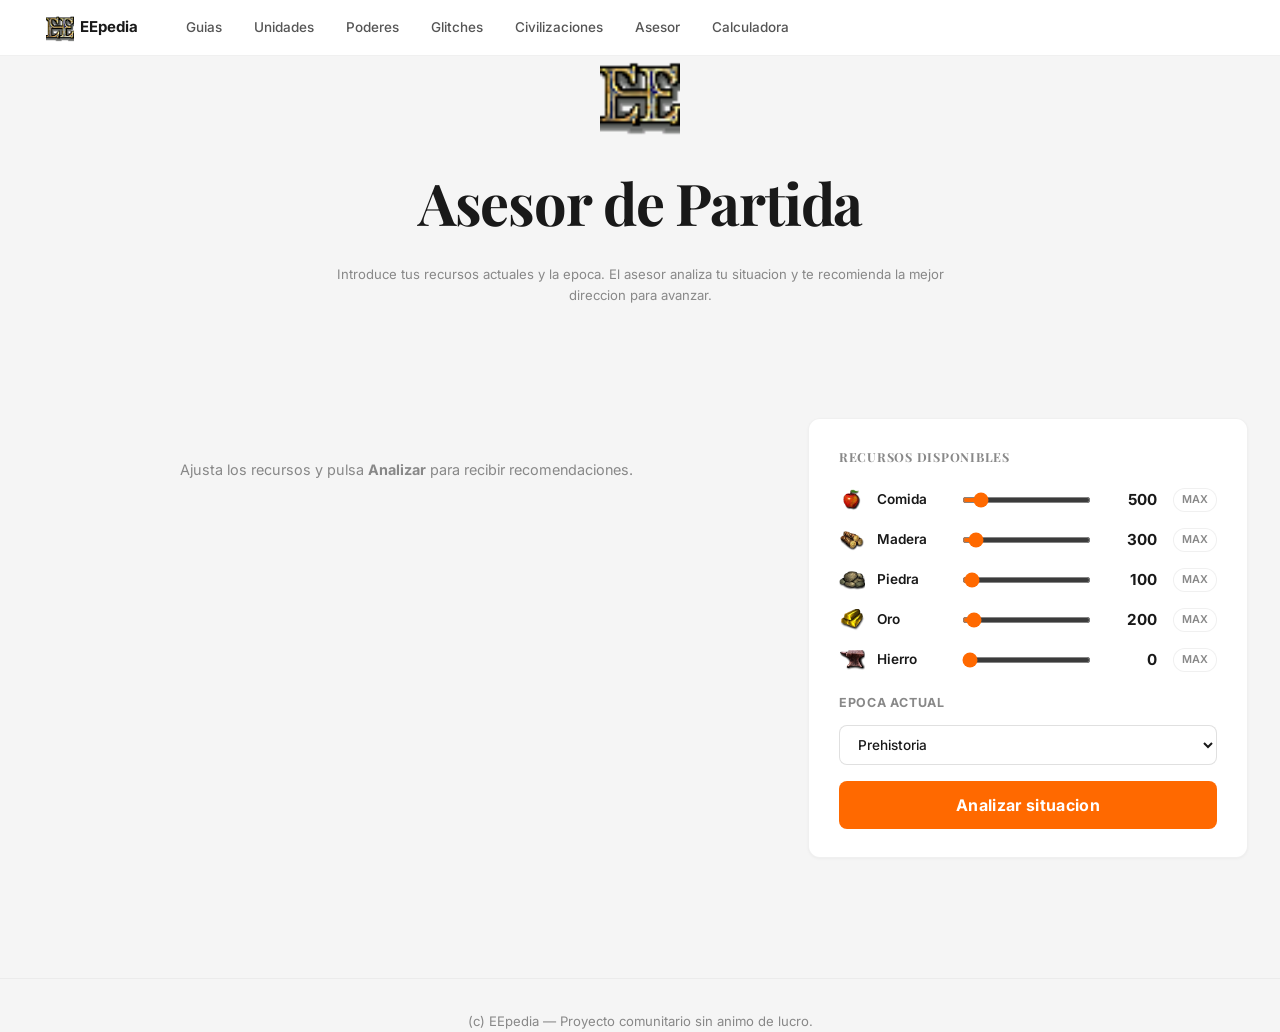
<file: advisor.html>
<!DOCTYPE html>
<html lang="es">
<head>
  <meta charset="UTF-8">
  <meta name="viewport" content="width=device-width, initial-scale=1.0">
  <meta name="description" content="Asesor EEpedia — Introduce tus recursos y recibe recomendaciones sobre que construir, que unidades producir y en que direccion avanzar.">
  <title>Asesor de Partida — EEpedia</title>
  <link rel="stylesheet" href="assets/style.css">
  <link rel="preconnect" href="https://fonts.googleapis.com">
  <link rel="preconnect" href="https://fonts.gstatic.com" crossorigin>
  <link href="https://fonts.googleapis.com/css2?family=Inter:wght@400;500;600;700&family=Playfair+Display:wght@600;700&display=swap" rel="stylesheet">
  <style>
    .advisor-layout { display: flex; gap: 28px; max-width: var(--max-width); margin: 32px auto; padding: 0 32px 60px; }
    .advisor-left { flex: 1; min-width: 0; }
    .advisor-right { width: 440px; flex-shrink: 0; }
    .advisor-right-inner { position: sticky; top: 76px; display: flex; flex-direction: column; gap: 14px; }

    .res-card { background: var(--bg-card); border: 1px solid var(--border-subtle); border-radius: var(--radius-md); padding: 28px 30px; box-shadow: var(--shadow-sm); }
    .res-card h3 { font-size: 0.78rem; font-weight: 700; text-transform: uppercase; letter-spacing: 0.06em; color: var(--fg-muted); margin: 0 0 20px; border: none; padding: 0; }

    .res-row { display: flex; align-items: center; gap: 12px; margin-bottom: 14px; }
    .res-row img { width: 26px; height: 26px; object-fit: contain; flex-shrink: 0; }
    .res-label { width: 80px; font-size: 0.85rem; font-weight: 600; color: var(--fg-primary); }
    .res-slider { flex: 1; accent-color: var(--accent); height: 6px; }
    .res-val { width: 60px; text-align: right; font-size: 0.95rem; font-weight: 700; color: var(--fg-primary); }
    .res-max { display: inline-block; padding: 2px 8px; border-radius: 100px; font-size: 0.68rem; font-weight: 600; cursor: pointer; transition: all 0.15s; border: 1px solid var(--border-subtle); background: var(--bg-card); color: var(--fg-muted); margin-left: 4px; }
    .res-max:hover { background: var(--accent-soft); color: var(--accent); border-color: var(--accent); }

    .epoch-select { width: 100%; padding: 10px 14px; border-radius: var(--radius-sm); border: 1px solid var(--border-visible); background: var(--bg-card); font-size: 0.85rem; font-weight: 500; color: var(--fg-primary); margin-top: 6px; cursor: pointer; font-family: 'Inter', sans-serif; }

    .btn-analyze { width: 100%; padding: 14px 24px; border: none; border-radius: var(--radius-sm); background: var(--accent); color: #fff; font-size: 1rem; font-weight: 700; cursor: pointer; transition: all 0.2s; margin-top: 16px; font-family: 'Inter', sans-serif; letter-spacing: 0.02em; }
    .btn-analyze:hover { filter: brightness(1.1); transform: translateY(-1px); box-shadow: 0 4px 12px rgba(255,105,0,0.3); }

    .advice-card { background: var(--bg-card); border: 1px solid var(--border-subtle); border-radius: var(--radius-md); padding: 20px 24px; box-shadow: var(--shadow-sm); }
    .advice-card.high { border-left: 4px solid #ea4335; }
    .advice-card.med { border-left: 4px solid var(--accent); }
    .advice-card.low { border-left: 4px solid var(--green); }
    .advice-header { display: flex; align-items: center; gap: 10px; margin-bottom: 8px; }
    .advice-badge { font-size: 0.62rem; font-weight: 700; text-transform: uppercase; letter-spacing: 0.06em; padding: 2px 10px; border-radius: 100px; }
    .advice-badge.high { background: rgba(234,67,53,0.1); color: #ea4335; }
    .advice-badge.med { background: var(--accent-soft); color: var(--accent); }
    .advice-badge.low { background: rgba(52,168,83,0.1); color: #34a853; }
    .advice-card h4 { font-size: 0.9rem; color: var(--fg-primary); margin: 0; border: none; padding: 0; }
    .advice-card p { font-size: 0.82rem; color: var(--fg-secondary); margin: 0; line-height: 1.5; }

    .advice-empty { text-align: center; padding: 40px 20px; color: var(--fg-muted); font-size: 0.9rem; }
    .advice-empty p { margin: 0; }

    @media (max-width: 900px) {
      .advisor-layout { flex-direction: column; padding: 0 16px 40px; }
      .advisor-right { width: 100%; }
      .advisor-right-inner { position: static; }
    }
  </style>
</head>
<body>
  <nav>
    <a href="index.html" class="nav-brand"><img src="assets/img/empire-earth-icon.png" class="nav-logo-img" alt="">EEpedia</a>
    <a href="guides/index.html">Guias</a>
    <a href="units/index.html">Unidades</a>
    <a href="powers/index.html">Poderes</a>
    <a href="glitches/index.html">Glitches</a>
    <a href="civilizations.html">Civilizaciones</a>
    <a href="advisor.html">Asesor</a>
    <a href="calculator.html">Calculadora</a>
  </nav>

  <div class="container">
    <div class="hero">
      <img src="assets/img/empire-earth-icon.png" alt="EE" class="hero-logo">
      <h1>Asesor de Partida</h1>
      <p>Introduce tus recursos actuales y la epoca. El asesor analiza tu situacion y te recomienda la mejor direccion para avanzar.</p>
    </div>
  </div>

  <div class="advisor-layout">
    <div class="advisor-left" id="resultsPanel">
      <div class="advice-empty"><p>Ajusta los recursos y pulsa <strong>Analizar</strong> para recibir recomendaciones.</p></div>
    </div>

    <div class="advisor-right">
      <div class="advisor-right-inner">
        <div class="res-card">
          <h3>Recursos disponibles</h3>

          <div class="res-row">
            <img src="assets/img/food-icon.png" alt=""><span class="res-label">Comida</span>
            <input type="range" class="res-slider" id="food" min="0" max="5000" value="500" step="50">
            <span class="res-val" id="foodVal">500</span>
            <span class="res-max" onclick="setMax('food')">MAX</span>
          </div>

          <div class="res-row">
            <img src="assets/img/wood-icon.png" alt=""><span class="res-label">Madera</span>
            <input type="range" class="res-slider" id="wood" min="0" max="5000" value="300" step="50">
            <span class="res-val" id="woodVal">300</span>
            <span class="res-max" onclick="setMax('wood')">MAX</span>
          </div>

          <div class="res-row">
            <img src="assets/img/stone-icon.png" alt=""><span class="res-label">Piedra</span>
            <input type="range" class="res-slider" id="stone" min="0" max="5000" value="100" step="50">
            <span class="res-val" id="stoneVal">100</span>
            <span class="res-max" onclick="setMax('stone')">MAX</span>
          </div>

          <div class="res-row">
            <img src="assets/img/gold-icon.png" alt=""><span class="res-label">Oro</span>
            <input type="range" class="res-slider" id="gold" min="0" max="5000" value="200" step="50">
            <span class="res-val" id="goldVal">200</span>
            <span class="res-max" onclick="setMax('gold')">MAX</span>
          </div>

          <div class="res-row">
            <img src="assets/img/iron-icon.png" alt=""><span class="res-label">Hierro</span>
            <input type="range" class="res-slider" id="iron" min="0" max="5000" value="0" step="50">
            <span class="res-val" id="ironVal">0</span>
            <span class="res-max" onclick="setMax('iron')">MAX</span>
          </div>

          <label style="display:block;font-size:0.78rem;font-weight:700;text-transform:uppercase;letter-spacing:0.06em;color:var(--fg-muted);margin:20px 0 6px">Epoca actual</label>
          <select class="epoch-select" id="epoch">
            <option value="0">Prehistoria</option><option value="1">Piedra</option><option value="2">Cobre</option>
            <option value="3">Bronce</option><option value="4">Oscura</option><option value="5">Media</option>
            <option value="6">Renacimiento</option><option value="7">Imperial</option>
            <option value="8">Industrial</option><option value="9">WWI</option><option value="10">WWII</option>
            <option value="11">Moderna</option><option value="12">Digital</option><option value="13">Nano</option><option value="14">Espacio</option>
          </select>

          <button class="btn-analyze" onclick="analyze()">Analizar situacion</button>
        </div>
      </div>
    </div>
  </div>

  <footer>
    <p>(c) EEpedia — Proyecto comunitario sin animo de lucro.</p>
  </footer>

  <script>
    const sliders = ['food','wood','stone','gold','iron'];
    sliders.forEach(function(id) {
      var el = document.getElementById(id);
      el.addEventListener('input', function() {
        document.getElementById(id + 'Val').textContent = el.value;
      });
    });

    function setMax(id) {
      document.getElementById(id).value = 5000;
      document.getElementById(id + 'Val').textContent = '5000';
    }

    function analyze() {
      var f = parseInt(document.getElementById('food').value);
      var w = parseInt(document.getElementById('wood').value);
      var s = parseInt(document.getElementById('stone').value);
      var g = parseInt(document.getElementById('gold').value);
      var i = parseInt(document.getElementById('iron').value);
      var epoch = parseInt(document.getElementById('epoch').value);
      var advice = [];

      var total = f + w + s + g + i;

      // CRITICO: sin comida
      if (f < 100 && total < 300) {
        advice.push({pri:'high',title:'Produccion de ciudadanos detenida',text:'Tienes menos de 100 de comida. Asigna TODOS los ciudadanos a comida (huertos, caza o pesca). Sin comida no puedes crear mas ciudadanos y pierdes la partida.'});
      }

      // CRITICO: muchos recursos ociosos
      if (total > 2000 && f < 300) {
        advice.push({pri:'high',title:'Exceso de recursos sin comida',text:'Tienes muchos recursos acumulados pero poca comida. Convierte madera en granjas o barcos de pesca. La comida es el motor de tu economia.'});
      }

      // ALTA: falta edificio militar
      if (w > 150 && epoch <= 5) {
        advice.push({pri:'med',title:'Construye tu primer edificio militar',text:'Tienes madera suficiente. Construye un Barracon (unidades cuerpo a cuerpo) o una Arqueria (arqueros). Hazlo antes del minuto 5 para tener defensa temprana.'});
      }
      if ((g > 200 || i > 200) && epoch >= 9) {
        advice.push({pri:'med',title:'Fabrica militar necessaria',text:'Construye una Fabrica de Tanques o un Aeropuerto. En epocas modernas necesitas blindados y apoyo aereo.'});
      }

      // ALTA: avanzar de epoca
      var advCost = getAdvanceCost(epoch);
      if (advCost && f >= advCost.f * 1.5 && g >= advCost.g * 1.5) {
        advice.push({pri:'med',title:'Puedes avanzar de epoca',text:'Tienes recursos suficientes para avanzar a la siguiente epoca (' + advCost.f + ' comida, ' + advCost.g + ' oro). Guarda 1.5x por seguridad. Avanza tras repeler un ataque, nunca durante un asedio.'});
      }

      // MEDIA: produccion de ciudadanos
      if (f >= 200 && total < 800) {
        advice.push({pri:'med',title:'Acelera la produccion de ciudadanos',text:'Manten produccion constante de ciudadanos. Pobla asentamientos cerca de minas de oro o hierro para duplicar la recoleccion con un Capitolio lleno.'});
      }

      // MEDIA: expansion
      if (w > 300 && f > 250) {
        advice.push({pri:'low',title:'Expande tu territorio',text:'Construye un asentamiento junto a una mina de oro o hierro. Pueblalo a Centro Urbano (5 ciudadanos). Si el mapa es grande, considera una segunda base.'});
      }

      // ESPECIFICA: ratio oro vs hierro
      if (epoch >= 9 && i > g * 2 && i > 300) {
        advice.push({pri:'low',title:'Prioriza tanques e infanteria de hierro',text:'Tienes mucho hierro. Produce Tanques (AP o HE), Marines y Doughboys. El hierro es el recurso dominante en epocas modernas.'});
      }
      if (epoch >= 9 && g > i * 2 && g > 300) {
        advice.push({pri:'low',title:'Prioriza aviacion y armas especiales',text:'Tienes mucho oro. Produce Cazas, Bombarderos y Ametralladoras. Tambien es buen momento para Sacerdotes o Profetas.'});
      }

      // ESPECIFICA: epocas antiguas
      if (epoch <= 2 && w > 200 && f > 150) {
        advice.push({pri:'low',title:'Invierte en arqueros o lanceros',text:'En epocas tempranas, los arqueros (madera+oro) y lanceros (comida+madera) son la base del ejercito. Construye una Arqueria.'});
      }
      if (epoch >= 3 && epoch <= 5 && i > 150 && f > 200) {
        advice.push({pri:'low',title:'Caballeria y espadas',text:'Dispones de hierro y comida. Produce Espadas Cortas en el Barracon y Caballeria en el Establo. La caballeria cuesta comida+oro, ideal para raids rapidos.'});
      }

      // ESPECIFICA: madera sobrante
      if (w > 600 && f < 400) {
        advice.push({pri:'low',title:'Convierte madera en comida',text:'Tienes mucha madera acumulada. Construye Graneros con campos de cultivo. 8 ciudadanos por granero duplican la produccion de comida.'});
      }

      // ESPECIFICA: defensa
      if (s > 300 && w > 200) {
        advice.push({pri:'low',title:'Refuerza tus defensas',text:'Tienes piedra y madera. Construye torres en triangulo con solapamiento de rangos. Anade muros para canalizar al enemigo. Coloca templos cerca para evitar calamidades.'});
      }

      // ESPECIFICA: cybers (Digital+)
      if (epoch >= 12 && f > 400 && (g > 400 || i > 400)) {
        advice.push({pri:'low',title:'Produccion de Cybers',text:'En la era Digital y Nano, los Cybers dominan el campo de batalla. Ares, Pandora y Minotauro son excelentes para empezar. Hyperion y Zeus para combate avanzado.'});
      }

      // DEFAULT: todo bien
      if (advice.length === 0) {
        advice.push({pri:'low',title:'Economia equilibrada',text:'Tu situacion parece estable. Sigue produciendo ciudadanos y unidades militar. Considera expandirte a nuevas minas o preparar un ataque coordinado.'});
      }

      renderAdvice(advice);
    }

    function getAdvanceCost(epoch) {
      var costs = [
        {f:170,g:0}, {f:250,g:100}, {f:400,g:200}, {f:750,g:350},
        {f:1200,g:600}, {f:2000,g:1000}, {f:3000,g:1600}, {f:4500,g:2400},
        {f:6000,g:3200}, {f:8000,g:4000}, {f:10000,g:5000}, {f:12000,g:6000},
        {f:14000,g:7000}, {f:16000,g:8000}
      ];
      return costs[epoch] || null;
    }

    function renderAdvice(advice) {
      var panel = document.getElementById('resultsPanel');
      if (advice.length === 0) {
        panel.innerHTML = '<div class="advice-empty"><p>Sin recomendaciones. Ajusta los recursos.</p></div>';
        return;
      }
      var html = '';
      advice.forEach(function(a) {
        html += '<div class="advice-card ' + a.pri + '">' +
          '<div class="advice-header"><span class="advice-badge ' + a.pri + '">' +
          (a.pri === 'high' ? 'Critico' : a.pri === 'med' ? 'Recomendado' : 'Sugerencia') +
          '</span><h4>' + a.title + '</h4></div>' +
          '<p>' + a.text + '</p></div>';
      });
      panel.innerHTML = html;
    }
  </script>
</body>
</html>
</file>
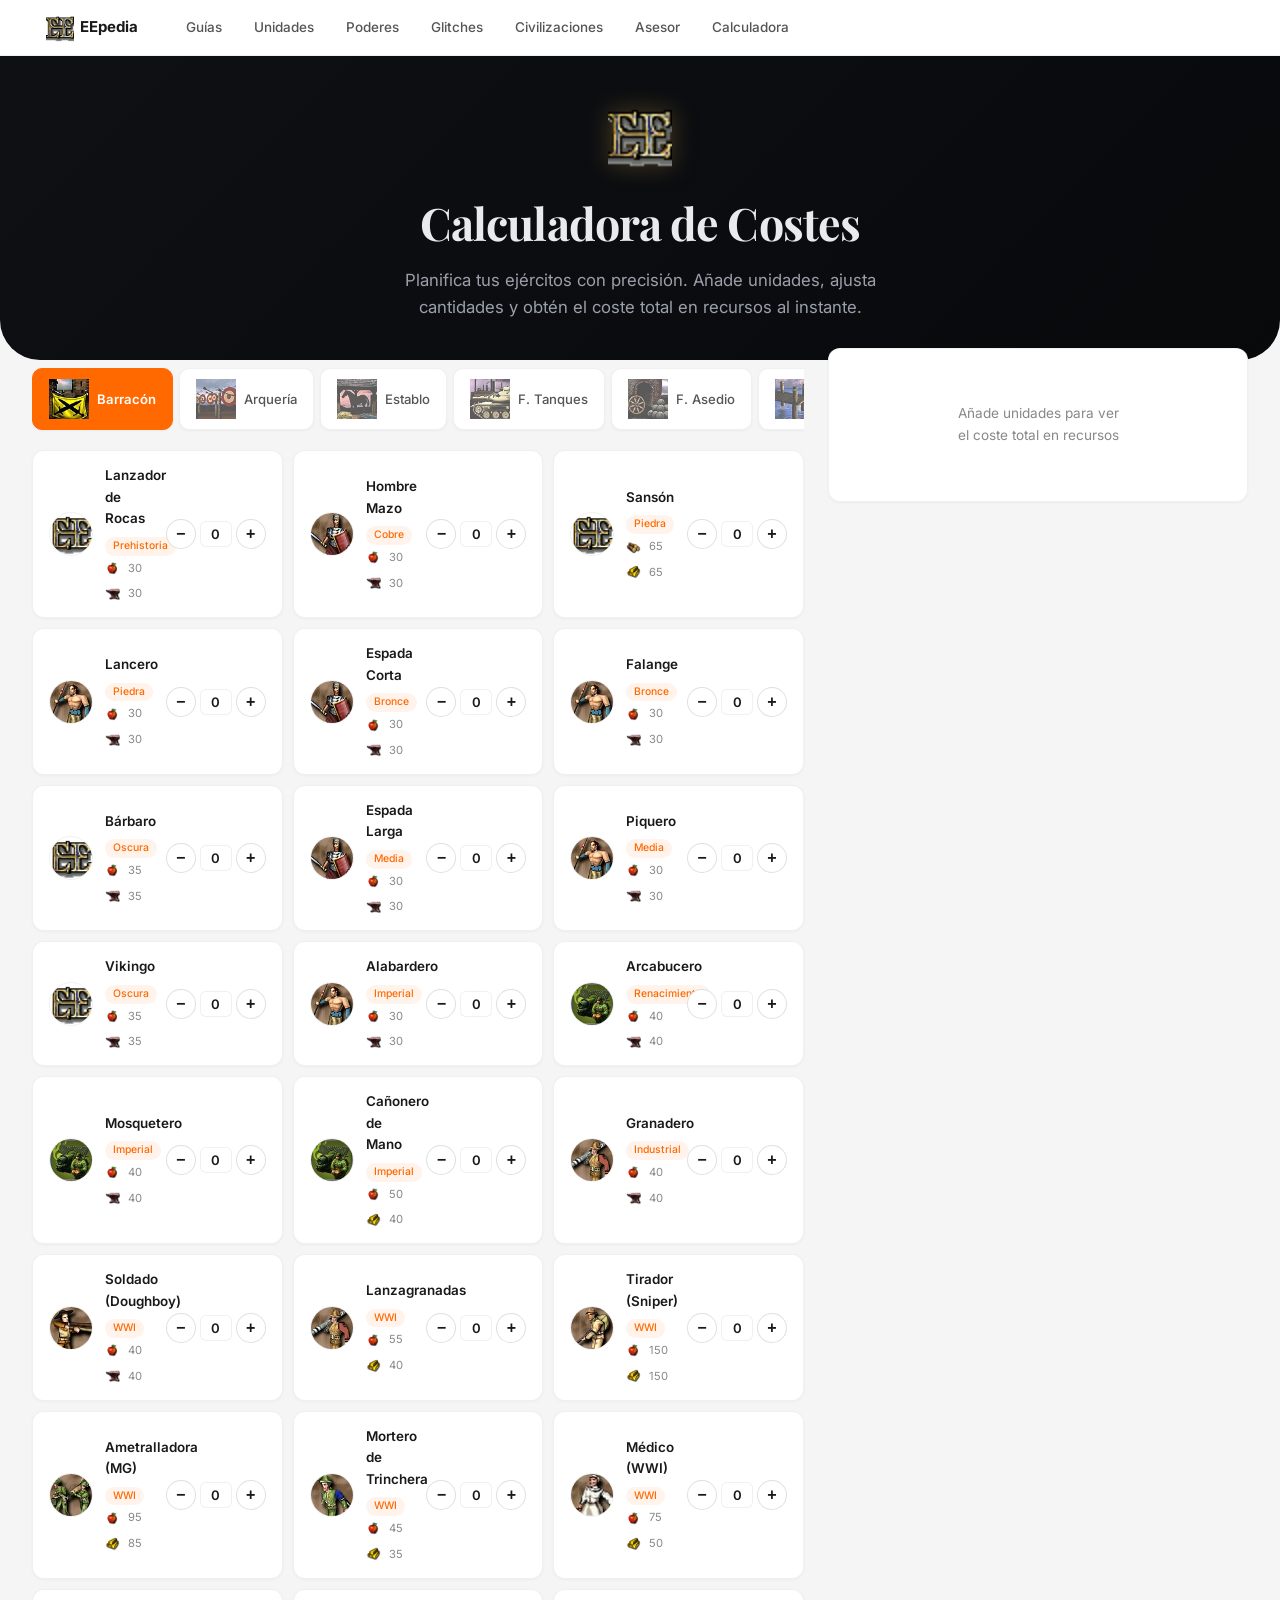
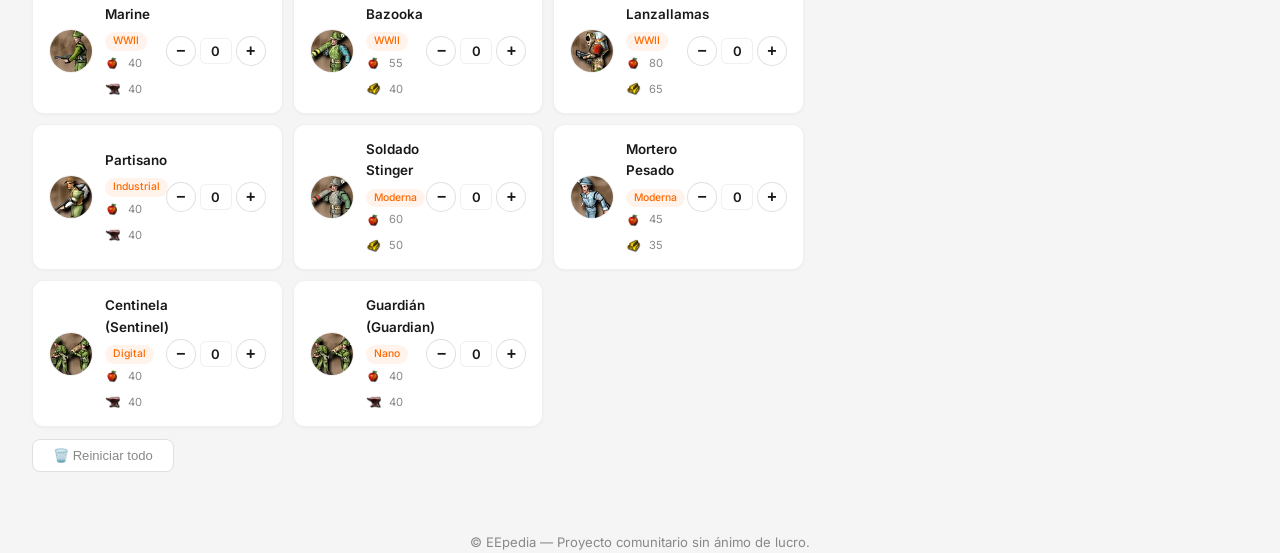
<file: calculator.html>
<!DOCTYPE html>
<html lang="es">
<head>
  <meta charset="UTF-8">
  <meta name="viewport" content="width=device-width, initial-scale=1.0">
  <meta name="description" content="Calculadora de Costes de Empire Earth. Planifica tus ejércitos y calcula el coste total en recursos al instante.">
  <title>Calculadora de Costes — Empire Earth</title>
  <link rel="stylesheet" href="assets/style.css">
  <link rel="preconnect" href="https://fonts.googleapis.com">
  <link rel="preconnect" href="https://fonts.gstatic.com" crossorigin>
  <link href="https://fonts.googleapis.com/css2?family=Inter:wght@400;500;600;700&family=Playfair+Display:wght@600;700&display=swap" rel="stylesheet">
  <style>
    .calc-hero {
      background: linear-gradient(135deg, #0e1014 0%, #08090b 100%);
      text-align: center; padding: 48px 32px 40px;
      border-radius: 0 0 40px 40px; margin-bottom: 0;
    }
    .calc-hero h1 { color: #e8eaed; font-size: 2.8rem; margin-bottom: 8px; border: none; }
    .calc-hero p { color: #9aa0ab; font-size: 1.05rem; max-width: 520px; margin: 0 auto; }
    .calc-hero-logo { height: 64px; margin-bottom: 12px; filter: drop-shadow(0 0 12px rgba(212,168,75,0.3)); }
    .calc-layout {
      display: flex; gap: 24px; max-width: 100%; padding: 0 32px 60px; margin-top: -12px;
    }
    .calc-left { flex: 1; min-width: 0; padding-top: 12px; }
    .calc-right { width: 420px; flex-shrink: 0; }
    .calc-right-inner { position: sticky; top: 76px; display: flex; flex-direction: column; gap: 14px; }

    .calc-tabs {
      display: flex; gap: 6px; overflow-x: auto; scrollbar-width: none;
      margin: 8px 0 16px; padding-bottom: 4px;
    }
    .calc-tabs::-webkit-scrollbar { display: none; }
    .calc-tab {
      padding: 10px 16px; border-radius: 10px; border: 1px solid var(--border-subtle);
      background: var(--bg-card); cursor: pointer; display: flex; align-items: center; gap: 8px;
      font-size: 0.82rem; font-weight: 500; color: var(--fg-secondary); white-space: nowrap;
      transition: all 0.15s; box-shadow: var(--shadow-sm);
      font-family: 'Inter', sans-serif;
    }
    .calc-tab img { width: 40px; height: 40px; object-fit: contain; opacity: 0.65; transition: opacity 0.15s; }
    .calc-tab:hover img { opacity: 0.9; }
    .calc-tab.active img { opacity: 1; }
    .calc-tab:hover { box-shadow: var(--shadow-md); color: var(--fg-primary); }
    .calc-tab.active { background: var(--accent); border-color: var(--accent); color: #fff; font-weight: 600; }

    .calc-unit-grid {
      display: grid; grid-template-columns: repeat(auto-fill, minmax(240px, 1fr));
      gap: 10px;
    }
    .calc-unit-card {
      background: var(--bg-card); border: 1px solid var(--border-subtle);
      border-radius: var(--radius-md); padding: 14px 16px;
      box-shadow: var(--shadow-sm); display: flex; align-items: center; gap: 12px;
      transition: all 0.2s;
    }
    .calc-unit-card:hover { box-shadow: var(--shadow-md); }
    .calc-unit-card.active { border-color: rgba(255,105,0,0.3); border-left: 3px solid var(--accent); background: rgba(255,105,0,0.02); }
    .calc-unit-img { width: 44px; height: 44px; border-radius: 50%; object-fit: cover; border: 1px solid var(--border-subtle); flex-shrink: 0; }
    .calc-unit-info { flex: 1; min-width: 0; }
    .calc-unit-info h4 { font-size: 0.84rem; color: var(--fg-primary); margin: 0 0 2px; border: none; padding: 0; font-weight: 600; }
    .calc-unit-ep {
      font-size: 0.65rem; font-weight: 500; padding: 1px 8px; border-radius: 100px;
      background: var(--accent-soft); color: var(--accent); display: inline-block; margin-bottom: 4px;
    }
    .calc-unit-costs { display: flex; gap: 8px; flex-wrap: wrap; align-items: center; font-size: 0.7rem; color: var(--fg-muted); }
    .calc-unit-costs img { width: 15px; height: 15px; object-fit: contain; }
    .calc-controls { display: flex; align-items: center; gap: 4px; flex-shrink: 0; }
    .calc-btn {
      width: 30px; height: 30px; border-radius: 50%; border: 1px solid var(--border-visible);
      background: var(--bg-card); cursor: pointer; font-size: 1rem; font-weight: 600;
      color: var(--fg-primary); display: flex; align-items: center; justify-content: center;
      transition: all 0.12s; line-height: 1; user-select: none;
    }
    .calc-btn:hover { background: var(--accent-soft); border-color: var(--accent); color: var(--accent); }
    .calc-qty {
      width: 32px; text-align: center; border: 1px solid var(--border-subtle); border-radius: 6px;
      padding: 4px 2px; font-size: 0.82rem; font-weight: 600; color: var(--fg-primary);
      background: var(--bg-card); font-family: 'Inter', sans-serif;
    }
    .calc-qty:focus { outline: none; border-color: var(--accent); }

    .result-card {
      background: var(--bg-card); border: 1px solid var(--border-subtle);
      border-radius: var(--radius-md); padding: 24px 26px; box-shadow: var(--shadow-sm);
    }
    .result-card h3 { font-size: 0.78rem; font-weight: 700; text-transform: uppercase; letter-spacing: 0.06em; color: var(--fg-muted); margin: 0 0 14px; border: none; padding: 0; }
    .result-big { font-size: 2.4rem; font-weight: 700; color: var(--fg-primary); line-height: 1.1; margin-bottom: 8px; }
    .result-res-row { display: flex; align-items: center; gap: 12px; margin-bottom: 8px; }
    .result-res-row img { width: 22px; height: 22px; object-fit: contain; }
    .result-res-row .res-val { font-size: 1.15rem; font-weight: 600; color: var(--fg-primary); min-width: 70px; }
    .result-res-row .res-label { font-size: 0.75rem; color: var(--fg-muted); margin-left: auto; }
    .result-res-row.zero .res-val, .result-res-row.zero .res-label { color: #ccc; opacity: 0.5; }

    .calc-bar-wrap { margin: 8px 0 4px; }
    .calc-bar { display: flex; height: 10px; border-radius: 5px; overflow: hidden; background: #e8e8e8; }
    .calc-bar-seg.food { background: #6b8c42; } .calc-bar-seg.wood { background: #8b6914; }
    .calc-bar-seg.stone { background: #7a7a7a; } .calc-bar-seg.gold { background: #d4a84b; }
    .calc-bar-seg.iron { background: #6e7f8a; }
    .calc-legend { display: flex; gap: 12px; flex-wrap: wrap; font-size: 0.7rem; color: var(--fg-muted); margin-top: 4px; }

    .calc-bld-row { display: flex; justify-content: space-between; align-items: center; margin-bottom: 4px; font-size: 0.82rem; }
    .calc-bld-row .bld-name { color: var(--fg-secondary); }
    .calc-bld-row .bld-count { font-weight: 600; color: var(--fg-primary); }
    .calc-bld-row.zero .bld-name, .calc-bld-row.zero .bld-count { color: #ccc; opacity: 0.5; }

    .empty-state { text-align: center; padding: 30px; color: var(--fg-muted); font-size: 0.85rem; }
    .empty-state p { margin: 0; }

    .calc-reset { display: inline-flex; align-items: center; gap: 6px; padding: 8px 20px; border-radius: 8px; border: 1px solid #e0e0e0; background: var(--bg-card); cursor: pointer; font-size: 0.82rem; font-weight: 500; color: var(--fg-muted); transition: all 0.15s; margin-top: 12px; }
    .calc-reset:hover { border-color: var(--red); color: var(--red); }
    .calc-copy { display: inline-flex; align-items: center; gap: 6px; padding: 8px 20px; border-radius: 8px; border: 1px solid var(--border-subtle); background: var(--bg-card); cursor: pointer; font-size: 0.78rem; font-weight: 500; color: var(--fg-muted); transition: all 0.15s; margin-top: 12px; float: right; }
    .calc-copy:hover { border-color: var(--accent); color: var(--accent); }
    .calc-copy.copied { border-color: var(--green); color: var(--green); }

    @media (max-width: 900px) {
      .calc-layout { flex-direction: column; padding: 0 16px 40px; }
      .calc-right { width: 100%; }
      .calc-right-inner { position: static; }
      .calc-unit-grid { grid-template-columns: 1fr; }
      .calc-hero h1 { font-size: 2rem; }
    }
  </style>
</head>
<body>
  <nav>
    <a href="index.html" class="nav-brand"><img src="assets/img/empire-earth-icon.png" class="nav-logo-img" alt="">EEpedia</a>
    <a href="guides/index.html">Guías</a>
    <a href="units/index.html">Unidades</a>
    <a href="powers/index.html">Poderes</a>
    <a href="glitches/index.html">Glitches</a>
    <a href="civilizations.html">Civilizaciones</a>
    <a href="advisor.html">Asesor</a>
    <a href="calculator.html">Calculadora</a>
  </nav>

  <div class="calc-hero">
    <img src="assets/img/empire-earth-icon.png" alt="EE" class="calc-hero-logo">
    <h1>Calculadora de Costes</h1>
    <p>Planifica tus ejércitos con precisión. Añade unidades, ajusta cantidades y obtén el coste total en recursos al instante.</p>
  </div>

  <div class="calc-layout">
    <!-- COLUMNA IZQUIERDA: Selección -->
    <div class="calc-left">
      <div class="calc-tabs" id="calcTabs"></div>
      <div class="calc-unit-grid" id="unitGrid"></div>
      <button class="calc-reset" id="resetBtn">🗑️ Reiniciar todo</button>
    </div>

    <!-- COLUMNA DERECHA: Resultados -->
    <div class="calc-right">
      <div class="calc-right-inner" id="resultsPanel"></div>
    </div>
  </div>

  <footer style="margin-top:0; padding-top:0; border-top:none">
    <p>© EEpedia — Proyecto comunitario sin ánimo de lucro.</p>
  </footer>

  <script>
    const buildings = {
      "Barracón": [
        { name: "Lanzador de Rocas", f: 30, w: 0, s: 0, g: 0, i: 30, img: false, ep: "Prehistoria" },
        { name: "Hombre Mazo", f: 30, w: 0, s: 0, g: 0, i: 30, img: "shock-icon.png", ep: "Cobre" },
        { name: "Sansón", f: 0, w: 65, s: 0, g: 65, i: 0, img: false, ep: "Piedra" },
        { name: "Lancero", f: 30, w: 0, s: 0, g: 0, i: 30, img: "spear-icon.png", ep: "Piedra" },
        { name: "Espada Corta", f: 30, w: 0, s: 0, g: 0, i: 30, img: "shock-icon.png", ep: "Bronce" },
        { name: "Falange", f: 30, w: 0, s: 0, g: 0, i: 30, img: "spear-icon.png", ep: "Bronce" },
        { name: "Bárbaro", f: 35, w: 0, s: 0, g: 0, i: 35, img: false, ep: "Oscura" },
        { name: "Espada Larga", f: 30, w: 0, s: 0, g: 0, i: 30, img: "shock-icon.png", ep: "Media" },
        { name: "Piquero", f: 30, w: 0, s: 0, g: 0, i: 30, img: "spear-icon.png", ep: "Media" },
        { name: "Vikingo", f: 35, w: 0, s: 0, g: 0, i: 35, img: false, ep: "Oscura" },
        { name: "Alabardero", f: 30, w: 0, s: 0, g: 0, i: 30, img: "spear-icon.png", ep: "Imperial" },
        { name: "Arcabucero", f: 40, w: 0, s: 0, g: 0, i: 40, img: "field-cannon-icon.png", ep: "Renacimiento" },
        { name: "Mosquetero", f: 40, w: 0, s: 0, g: 0, i: 40, img: "field-cannon-icon.png", ep: "Imperial" },
        { name: "Cañonero de Mano", f: 50, w: 0, s: 0, g: 40, i: 0, img: "field-cannon-icon.png", ep: "Imperial" },
        { name: "Granadero", f: 40, w: 0, s: 0, g: 0, i: 40, img: "grenade-launcher-icon.png", ep: "Industrial" },
        { name: "Soldado (Doughboy)", f: 40, w: 0, s: 0, g: 0, i: 40, img: "doughboy-icon.png", ep: "WWI" },
        { name: "Lanzagranadas", f: 55, w: 0, s: 0, g: 40, i: 0, img: "grenade-launcher-icon.png", ep: "WWI" },
        { name: "Tirador (Sniper)", f: 150, w: 0, s: 0, g: 150, i: 0, img: "sniper-icon.png", ep: "WWI" },
        { name: "Ametralladora (MG)", f: 95, w: 0, s: 0, g: 85, i: 0, img: "machine-gunner-icon.png", ep: "WWI" },
        { name: "Mortero de Trinchera", f: 45, w: 0, s: 0, g: 35, i: 0, img: "trench-mortar-icon.png", ep: "WWI" },
        { name: "Médico (WWI)", f: 75, w: 0, s: 0, g: 50, i: 0, img: "medic-icon.png", ep: "WWI" },
        { name: "Marine", f: 40, w: 0, s: 0, g: 0, i: 40, img: "marine-icon.png", ep: "WWII" },
        { name: "Bazooka", f: 55, w: 0, s: 0, g: 40, i: 0, img: "bazooka-icon.png", ep: "WWII" },
        { name: "Lanzallamas", f: 80, w: 0, s: 0, g: 65, i: 0, img: "flame-thrower-icon.png", ep: "WWII" },
        { name: "Partisano", f: 40, w: 0, s: 0, g: 0, i: 40, img: "partisan-icon.png", ep: "Industrial" },
        { name: "Soldado Stinger", f: 60, w: 0, s: 0, g: 50, i: 0, img: "stinger-soldier-icon.png", ep: "Moderna" },
        { name: "Mortero Pesado", f: 45, w: 0, s: 0, g: 35, i: 0, img: "heavy-mortar-icon.png", ep: "Moderna" },
        { name: "Centinela (Sentinel)", f: 40, w: 0, s: 0, g: 0, i: 40, img: "machine-gunner-icon.png", ep: "Digital" },
        { name: "Guardián (Guardian)", f: 40, w: 0, s: 0, g: 0, i: 40, img: "machine-gunner-icon.png", ep: "Nano" }
      ],
      "Arquería": [
        { name: "Hondero", f: 0, w: 30, s: 0, g: 30, i: 0, img: "archer-icon.png", ep: "Piedra" },
        { name: "Arquero Simple", f: 0, w: 30, s: 0, g: 30, i: 0, img: "archer-icon.png", ep: "Cobre" },
        { name: "Jabalina", f: 0, w: 30, s: 0, g: 30, i: 0, img: "javelin-icon.png", ep: "Bronce" },
        { name: "Arco Compuesto", f: 0, w: 30, s: 0, g: 30, i: 0, img: "archer-icon.png", ep: "Oscura" },
        { name: "Arquero en Carro", f: 0, w: 60, s: 0, g: 45, i: 0, img: "cav-archer-icon.png", ep: "Bronce" },
        { name: "Pilum", f: 0, w: 30, s: 0, g: 30, i: 0, img: "javelin-icon.png", ep: "Oscura" },
        { name: "Arco Largo", f: 0, w: 30, s: 0, g: 30, i: 0, img: "archer-icon.png", ep: "Media" },
        { name: "Arquero a Caballo", f: 0, w: 60, s: 0, g: 45, i: 0, img: "cav-archer-icon.png", ep: "Media" },
        { name: "Ballesta", f: 40, w: 0, s: 0, g: 40, i: 0, img: "archer-icon.png", ep: "Oscura" },
        { name: "Arquero en Elefante", f: 120, w: 0, s: 0, g: 80, i: 0, img: "cav-archer-icon.png", ep: "Bronce" }
      ],
      "Establo": [
        { name: "Jinete", f: 60, w: 0, s: 0, g: 60, i: 0, img: "shock-icon.png", ep: "Cobre" },
        { name: "Caballería de Bronce", f: 60, w: 0, s: 0, g: 60, i: 0, img: "shock-icon.png", ep: "Bronce" },
        { name: "Catafracto", f: 60, w: 0, s: 0, g: 60, i: 0, img: "shock-icon.png", ep: "Oscura" },
        { name: "Caballero", f: 60, w: 0, s: 0, g: 60, i: 0, img: "shock-icon.png", ep: "Media" },
        { name: "Caballería Persa", f: 55, w: 0, s: 0, g: 55, i: 0, img: "shock-icon.png", ep: "Oscura" },
        { name: "Elefante de Guerra", f: 120, w: 0, s: 0, g: 80, i: 0, img: "shock-icon.png", ep: "Bronce" },
        { name: "Coracero", f: 60, w: 0, s: 0, g: 60, i: 0, img: "shock-icon.png", ep: "Renacimiento" },
        { name: "Carabinero", f: 75, w: 0, s: 0, g: 65, i: 0, img: "machine-gunner-icon.png", ep: "Renacimiento" },
        { name: "Dragón", f: 75, w: 0, s: 0, g: 65, i: 0, img: "machine-gunner-icon.png", ep: "Industrial" },
        { name: "Coracero Imperial", f: 60, w: 0, s: 0, g: 60, i: 0, img: "shock-icon.png", ep: "Industrial" }
      ],
      "F. Tanques": [
        { name: "Tanque A7V (AP)", f: 130, w: 0, s: 0, g: 0, i: 130, img: "ap-tank-icon.png", ep: "WWI" },
        { name: "Tanque MkV (HE)", f: 100, w: 0, s: 0, g: 0, i: 100, img: "he-tank-icon.png", ep: "WWI" },
        { name: "Semioruga Flak", f: 100, w: 0, s: 0, g: 0, i: 100, img: "flak-halftrack-icon.png", ep: "WWI" },
        { name: "Tanque Panzer (AP)", f: 130, w: 0, s: 0, g: 0, i: 130, img: "ap-tank-icon.png", ep: "WWII" },
        { name: "Tanque Sherman (HE)", f: 100, w: 0, s: 0, g: 0, i: 100, img: "he-tank-icon.png", ep: "WWII" },
        { name: "Tanque M1 (HE)", f: 100, w: 0, s: 0, g: 0, i: 100, img: "he-tank-icon.png", ep: "Moderna" },
        { name: "Tanque Leopard (AP)", f: 130, w: 0, s: 0, g: 0, i: 130, img: "leopard-icon.png", ep: "Moderna" },
        { name: "Tanque Gladiator", f: 100, w: 0, s: 0, g: 0, i: 100, img: "gladiator-icon.png", ep: "Digital" },
        { name: "Tanque Centurion", f: 100, w: 0, s: 0, g: 0, i: 100, img: "centurion-icon.png", ep: "Nano" },
        { name: "Skywatcher AA", f: 100, w: 0, s: 0, g: 0, i: 100, img: "skywatcher-icon.png", ep: "Digital" }
      ],
      "F. Asedio": [
        { name: "Lanzapiedras", f: 0, w: 160, s: 0, g: 160, i: 0, img: "heavy-mortar-icon.png", ep: "Bronce" },
        { name: "Ariete", f: 0, w: 80, s: 0, g: 80, i: 0, img: "ram-icon.png", ep: "Bronce" },
        { name: "Torre de Asedio", f: 0, w: 80, s: 0, g: 25, i: 0, img: "siege-tower-icon.png", ep: "Bronce" },
        { name: "Catapulta", f: 0, w: 150, s: 0, g: 150, i: 0, img: "heavy-mortar-icon.png", ep: "Bronce" },
        { name: "Ballesta de Asedio", f: 0, w: 160, s: 0, g: 160, i: 0, img: "heavy-mortar-icon.png", ep: "Media" },
        { name: "Ariete Pesado", f: 0, w: 80, s: 0, g: 80, i: 0, img: "ram-icon.png", ep: "Media" },
        { name: "Torre de Asedio Pesada", f: 0, w: 80, s: 0, g: 25, i: 0, img: "siege-tower-icon.png", ep: "Media" },
        { name: "Trebuchet", f: 0, w: 150, s: 0, g: 150, i: 0, img: "heavy-mortar-icon.png", ep: "Media" },
        { name: "Cañón Culverin", f: 0, w: 200, s: 0, g: 0, i: 175, img: "at-gun-icon.png", ep: "Renacimiento" },
        { name: "Cañón Basilisco", f: 0, w: 170, s: 0, g: 0, i: 170, img: "at-gun-icon.png", ep: "Renacimiento" },
        { name: "Cañón de Bronce", f: 0, w: 200, s: 0, g: 0, i: 175, img: "at-gun-icon.png", ep: "Industrial" },
        { name: "Serpentina", f: 0, w: 170, s: 0, g: 0, i: 170, img: "at-gun-icon.png", ep: "Industrial" },
        { name: "Bombarda", f: 0, w: 200, s: 0, g: 0, i: 200, img: "heavy-mortar-icon.png", ep: "Imperial" },
        { name: "Artillería", f: 0, w: 200, s: 0, g: 0, i: 200, img: "heavy-mortar-icon.png", ep: "WWI" },
        { name: "Cañón AT 57mm", f: 0, w: 70, s: 0, g: 55, i: 0, img: "at-gun-icon.png", ep: "WWI" },
        { name: "Cañón AT 120mm", f: 0, w: 70, s: 0, g: 55, i: 0, img: "at-gun-icon.png", ep: "Moderna" },
        { name: "Obús (Howitzer)", f: 0, w: 170, s: 0, g: 0, i: 170, img: "at-gun-icon.png", ep: "WWI" },
        { name: "Artillería Coloso", f: 0, w: 200, s: 0, g: 0, i: 200, img: "heavy-mortar-icon.png", ep: "Digital" },
        { name: "Cañón Paladín", f: 0, w: 170, s: 0, g: 0, i: 170, img: "at-gun-icon.png", ep: "Digital" },
        { name: "Cañón AT Thor", f: 0, w: 70, s: 0, g: 55, i: 0, img: "at-gun-icon.png", ep: "Digital" },
        { name: "Cañón AT Hércules", f: 0, w: 70, s: 0, g: 55, i: 0, img: "at-gun-icon.png", ep: "Nano" }
      ],
      "Astillero": [
        { name: "Balsa de Pesca", f: 0, w: 50, s: 0, g: 0, i: 0, img: "fishing-icon.png", ep: "Piedra" },
        { name: "Balsa de Transporte", f: 0, w: 250, s: 0, g: 0, i: 0, img: "transport-icon.png", ep: "Piedra" },
        { name: "Balsa de Guerra", f: 0, w: 125, s: 0, g: 0, i: 125, img: "frigate-icon.png", ep: "Piedra" },
        { name: "Barco de Pesca", f: 0, w: 50, s: 0, g: 0, i: 0, img: "fishing-boat-icon.png", ep: "Cobre" },
        { name: "Transporte", f: 0, w: 250, s: 0, g: 0, i: 0, img: "transport-icon.png", ep: "Cobre" },
        { name: "Galera", f: 0, w: 125, s: 0, g: 0, i: 125, img: "galley-icon.png", ep: "Cobre" },
        { name: "Fragata", f: 0, w: 125, s: 0, g: 0, i: 125, img: "frigate-icon.png", ep: "Cobre" },
        { name: "Acorazado", f: 0, w: 250, s: 0, g: 250, i: 0, img: "battleship-icon.png", ep: "Cobre" },
        { name: "Crucero (Gunboat)", f: 0, w: 150, s: 0, g: 150, i: 0, img: "cruiser-icon.png", ep: "Imperial" },
        { name: "Submarino U-Boot", f: 0, w: 190, s: 0, g: 0, i: 190, img: "submarine-icon.png", ep: "WWI" },
        { name: "Portaaviones Enterprise", f: 0, w: 300, s: 0, g: 300, i: 0, img: "aircraft-carrier-icon.png", ep: "WWII" },
        { name: "Submarino Nautilus", f: 0, w: 190, s: 0, g: 0, i: 190, img: "submarine-icon.png", ep: "Moderna" },
        { name: "Submarino Nuclear Trident", f: 0, w: 0, s: 0, g: 600, i: 600, img: "nuclear-sub-icon.png", ep: "Moderna" },
        { name: "Sea King", f: 0, w: 0, s: 0, g: 100, i: 100, img: "sea-king-icon.png", ep: "Moderna" },
        { name: "Submarino Hammerhead", f: 0, w: 190, s: 0, g: 0, i: 190, img: "submarine-icon.png", ep: "Nano" },
        { name: "Portaaviones Nexus", f: 0, w: 300, s: 0, g: 300, i: 0, img: "aircraft-carrier-icon.png", ep: "Digital" },
        { name: "Submarino Nuclear Tritón", f: 0, w: 0, s: 0, g: 600, i: 600, img: "nuclear-sub-icon.png", ep: "Nano" }
      ],
      "Aeropuerto": [
        { name: "Caza Sopwith", f: 0, w: 0, s: 0, g: 100, i: 100, img: "sopwith-icon.png", ep: "WWI" },
        { name: "Cazabombardero Fokker", f: 0, w: 0, s: 0, g: 100, i: 100, img: "fighter-bomber-icon.png", ep: "WWI" },
        { name: "Bombardero Gotha", f: 0, w: 0, s: 0, g: 200, i: 200, img: "bomber-icon.png", ep: "WWI" },
        { name: "Caza Spitfire", f: 0, w: 0, s: 0, g: 100, i: 100, img: "fighter-icon.png", ep: "WWII" },
        { name: "Cazabombardero ME109", f: 0, w: 0, s: 0, g: 100, i: 100, img: "fighter-bomber-icon.png", ep: "WWII" },
        { name: "Bombardero Heinkel", f: 0, w: 0, s: 0, g: 200, i: 200, img: "bomber-icon.png", ep: "WWII" },
        { name: "Bombardero B-17", f: 0, w: 0, s: 0, g: 200, i: 200, img: "bomber-icon.png", ep: "WWII" },
        { name: "Cazabombardero ME262", f: 0, w: 0, s: 0, g: 100, i: 100, img: "fighter-bomber-icon.png", ep: "WWII" },
        { name: "Caza P-51", f: 0, w: 0, s: 0, g: 100, i: 100, img: "fighter-icon.png", ep: "WWII" },
        { name: "Bombardero B-29", f: 0, w: 0, s: 0, g: 700, i: 700, img: "atomic-bomber-icon.png", ep: "WWII" },
        { name: "Avión AT Typhoon", f: 0, w: 0, s: 0, g: 100, i: 100, img: "typhoon-icon.png", ep: "WWII" },
        { name: "Bombardero B-52", f: 0, w: 0, s: 0, g: 700, i: 700, img: "atomic-bomber-icon.png", ep: "Moderna" },
        { name: "Caza F-15", f: 0, w: 0, s: 0, g: 100, i: 100, img: "fighter-icon.png", ep: "Moderna" },
        { name: "Cazabombardero F-117", f: 0, w: 0, s: 0, g: 100, i: 100, img: "fighter-bomber-icon.png", ep: "Moderna" },
        { name: "Helicóptero Transporte", f: 0, w: 0, s: 0, g: 75, i: 75, img: "heli-transport-icon.png", ep: "Moderna" },
        { name: "Helicóptero de Ataque", f: 0, w: 0, s: 0, g: 100, i: 100, img: "helicopter-gunship-icon.png", ep: "Moderna" },
        { name: "Helicóptero Anti-Tanque", f: 0, w: 0, s: 0, g: 200, i: 200, img: "heli-at-icon.png", ep: "Moderna" },
        { name: "A-10 Anti-Tanque", f: 0, w: 0, s: 0, g: 100, i: 100, img: "a10-icon.png", ep: "Moderna" },
        { name: "Bombardero B-2", f: 0, w: 0, s: 0, g: 200, i: 200, img: "bomber-icon.png", ep: "Moderna" },
        { name: "Bombardero Titán", f: 0, w: 0, s: 0, g: 700, i: 700, img: "atomic-bomber-icon.png", ep: "Digital" },
        { name: "Sea King (Aire)", f: 0, w: 0, s: 0, g: 100, i: 100, img: "sea-king-icon.png", ep: "Moderna" }
      ],
      "Capitolio": [
        { name: "Ciudadano", f: 50, w: 0, s: 0, g: 0, i: 0, img: false, ep: "Todas" },
        { name: "Perro Explorador", f: 50, w: 0, s: 0, g: 0, i: 0, img: false, ep: "Todas" },
        { name: "Globo Aerostático", f: 0, w: 100, s: 0, g: 100, i: 0, img: false, ep: "Industrial" },
        { name: "Globo de Observación", f: 0, w: 100, s: 0, g: 100, i: 0, img: false, ep: "WWI" }
      ],
      "Templo": [
        { name: "Sacerdote", f: 100, w: 0, s: 0, g: 100, i: 0, img: false, ep: "Prehistoria" },
        { name: "Profeta", f: 200, w: 0, s: 0, g: 200, i: 0, img: false, ep: "Prehistoria" }
      ],
      "Cyber": [
        { name: "Ares I", f: 200, w: 0, s: 0, g: 200, i: 0, img: "cyber-icon.png", ep: "Digital" },
        { name: "Pandora I", f: 180, w: 0, s: 0, g: 180, i: 0, img: "pandora-icon.png", ep: "Digital" },
        { name: "Hyperion I", f: 230, w: 0, s: 0, g: 230, i: 0, img: "hyperion-icon.png", ep: "Digital" },
        { name: "Minotauro I", f: 180, w: 0, s: 0, g: 180, i: 0, img: "minotaur-icon.png", ep: "Digital" },
        { name: "Apollo", f: 180, w: 0, s: 0, g: 0, i: 180, img: "apollo-icon.png", ep: "Digital" },
        { name: "Furia", f: 180, w: 0, s: 0, g: 0, i: 180, img: "cyber-icon.png", ep: "Digital" },
        { name: "Tempest", f: 200, w: 0, s: 0, g: 0, i: 200, img: "tempest-icon.png", ep: "Digital" },
        { name: "Zeus", f: 280, w: 0, s: 0, g: 280, i: 0, img: "zeus-icon.png", ep: "Nano" },
        { name: "Ares II", f: 200, w: 0, s: 0, g: 200, i: 0, img: "cyber-icon.png", ep: "Nano" },
        { name: "Pandora II", f: 180, w: 0, s: 0, g: 180, i: 0, img: "pandora-icon.png", ep: "Nano" },
        { name: "Hyperion II", f: 230, w: 0, s: 0, g: 230, i: 0, img: "hyperion-icon.png", ep: "Nano" },
        { name: "Minotauro II", f: 180, w: 0, s: 0, g: 180, i: 0, img: "minotaur-icon.png", ep: "Nano" },
        { name: "Hades", f: 160, w: 0, s: 0, g: 0, i: 160, img: "hades-icon.png", ep: "Nano" },
        { name: "Poseidón", f: 140, w: 0, s: 0, g: 0, i: 240, img: "poseidon-icon.png", ep: "Nano" }
      ]
    };

    const counts = {};
    const buildingNames = Object.keys(buildings);
    let activeTab = buildingNames[0];

    function initCounts() {
      buildingNames.forEach(function(b) {
        counts[b] = {};
        buildings[b].forEach(function(u, idx) { counts[b][idx] = 0; });
      });
    }

    function getTotals() {
      var food = 0, wood = 0, stone = 0, gold = 0, iron = 0, totalUnits = 0;
      buildingNames.forEach(function(b) {
        buildings[b].forEach(function(u, idx) {
          var c = counts[b][idx];
          if (c > 0) {
            food += u.f * c; wood += u.w * c; stone += u.s * c;
            gold += u.g * c; iron += u.i * c; totalUnits += c;
          }
        });
      });
      return { food, wood, stone, gold, iron, total: totalUnits };
    }

    function getBuildingTotals() {
      var bt = {};
      buildingNames.forEach(function(b) {
        var t = 0;
        buildings[b].forEach(function(u, idx) { t += counts[b][idx]; });
        bt[b] = t;
      });
      return bt;
    }

    function updateResults() {
      var totals = getTotals();
      var bt = getBuildingTotals();
      var grandTotal = totals.food + totals.wood + totals.stone + totals.gold + totals.iron;
      var panel = document.getElementById('resultsPanel');

      if (totals.total === 0) {
        panel.innerHTML = '<div class="result-card"><div class="empty-state"><p>Añade unidades para ver<br>el coste total en recursos</p></div></div>';
        return;
      }

      var resources = [
        { key: 'food', label: 'Comida', img: 'food-icon.png', val: totals.food },
        { key: 'wood', label: 'Madera', img: 'wood-icon.png', val: totals.wood },
        { key: 'stone', label: 'Piedra', img: 'stone-icon.png', val: totals.stone },
        { key: 'gold', label: 'Oro', img: 'gold-icon.png', val: totals.gold },
        { key: 'iron', label: 'Hierro', img: 'iron-icon.png', val: totals.iron }
      ];

      var resRows = resources.map(function(r) {
        return '<div class="result-res-row' + (r.val === 0 ? ' zero' : '') + '">' +
          '<img src="assets/img/' + r.img + '" alt="">' +
          '<span class="res-val">' + r.val.toLocaleString('es-ES') + '</span>' +
          '<span class="res-label">' + (grandTotal > 0 ? (r.val / grandTotal * 100).toFixed(0) + '%' : '') + '</span>' +
        '</div>';
      }).join('');

      var barSegs = resources.filter(function(r) { return r.val > 0; }).map(function(r) {
        return '<div class="calc-bar-seg ' + r.key + '" style="width:' + (r.val / grandTotal * 100).toFixed(1) + '%"></div>';
      }).join('');

      var legendItems = resources.filter(function(r) { return r.val > 0; }).map(function(r) {
        return '<span style="color:var(--fg-muted)">' + r.label + ' ' + (r.val / grandTotal * 100).toFixed(0) + '%</span>';
      }).join(' ');

      var bldRows = buildingNames.map(function(b) {
        var t = bt[b];
        return '<div class="calc-bld-row' + (t === 0 ? ' zero' : '') + '"><span class="bld-name">' + b + '</span><span class="bld-count">' + t + ' uds</span></div>';
      }).join('');

      panel.innerHTML =
        '<div class="result-card">' +
          '<h3>Resumen</h3>' +
          '<div class="result-big">' + totals.total + ' unidades</div>' +
          resRows +
        '</div>' +
        '<div class="result-card">' +
          '<h3>Radiografía del coste</h3>' +
          '<div class="calc-bar-wrap"><div class="calc-bar">' + barSegs + '</div></div>' +
          '<div class="calc-legend">' + legendItems + '</div>' +
        '</div>' +
        '<div class="result-card">' +
          '<h3>Por edificio</h3>' +
          bldRows +
        '</div>' +
        '<button class="calc-copy" id="copyBtn" onclick="copyResults()">📋 Copiar</button>';
    }

    function copyResults() {
      var totals = getTotals();
      var text = 'Coste total:\\n' +
        'Comida: ' + totals.food.toLocaleString('es-ES') + '\\n' +
        'Madera: ' + totals.wood.toLocaleString('es-ES') + '\\n' +
        'Piedra: ' + totals.stone.toLocaleString('es-ES') + '\\n' +
        'Oro: ' + totals.gold.toLocaleString('es-ES') + '\\n' +
        'Hierro: ' + totals.iron.toLocaleString('es-ES');
      navigator.clipboard.writeText(text).then(function() {
        var btn = document.getElementById('copyBtn');
        btn.textContent = '✓ Copiado';
        btn.classList.add('copied');
        setTimeout(function() { btn.textContent = '📋 Copiar'; btn.classList.remove('copied'); }, 2000);
      });
    }

    function renderAll() {
      renderTabs();
      renderUnitGrid(activeTab);
      updateResults();
    }

    function setCount(buildingName, unitIndex, val) {
      val = parseInt(val) || 0;
      counts[buildingName][unitIndex] = Math.max(0, val);
      renderAll();
    }

    function changeCount(buildingName, unitIndex, delta) {
      counts[buildingName][unitIndex] = Math.max(0, counts[buildingName][unitIndex] + delta);
      renderAll();
    }

    function resetAll() {
      buildingNames.forEach(function(b) {
        buildings[b].forEach(function(u, idx) { counts[b][idx] = 0; });
      });
      renderAll();
    }

    function renderTabs() {
      var tabIcons = {
        "Barracón": "barracks-icon.png",
        "Arquería": "archery-range-icon.png",
        "Establo": "stable-icon.png",
        "F. Tanques": "tank-factory-icon.png",
        "F. Asedio": "siege-factory-icon.png",
        "Astillero": "dock-icon.png",
        "Aeropuerto": "airport-icon.png",
        "Capitolio": "capitol-icon.png",
        "Templo": "temple-icon.png",
        "Cyber": "cyber-icon.png"
      };
      var tabsDiv = document.getElementById('calcTabs');
      tabsDiv.innerHTML = '';
      buildingNames.forEach(function(b) {
        var btn = document.createElement('button');
        btn.className = 'calc-tab' + (b === activeTab ? ' active' : '');
        btn.innerHTML = '<img src="assets/img/' + (tabIcons[b] || 'empire-earth-icon.png') + '" alt="">' + b;
        btn.onclick = function() { activeTab = b; renderAll(); };
        tabsDiv.appendChild(btn);
      });
    }

    function renderUnitGrid(buildingName) {
      var grid = document.getElementById('unitGrid');
      grid.innerHTML = '';
      var units = buildings[buildingName];
      units.forEach(function(u, idx) {
        var costParts = [];
        if (u.f > 0) costParts.push('<img src="assets/img/food-icon.png" alt=""> ' + u.f);
        if (u.w > 0) costParts.push('<img src="assets/img/wood-icon.png" alt=""> ' + u.w);
        if (u.s > 0) costParts.push('<img src="assets/img/stone-icon.png" alt=""> ' + u.s);
        if (u.g > 0) costParts.push('<img src="assets/img/gold-icon.png" alt=""> ' + u.g);
        if (u.i > 0) costParts.push('<img src="assets/img/iron-icon.png" alt=""> ' + u.i);

        var c = counts[buildingName][idx];
        var card = document.createElement('div');
        card.className = 'calc-unit-card' + (c > 0 ? ' active' : '');
        card.innerHTML =
          '<img src="assets/img/' + (u.img ? u.img : 'empire-earth-icon.png') + '" class="calc-unit-img" alt="">' +
          '<div class="calc-unit-info">' +
            '<h4>' + u.name + '</h4>' +
            '<span class="calc-unit-ep">' + u.ep + '</span>' +
            '<div class="calc-unit-costs">' + (costParts.length > 0 ? costParts.join('') : '—') + '</div>' +
          '</div>' +
          '<div class="calc-controls">' +
            '<button class="calc-btn" onclick="changeCount(\'' + buildingName + '\',' + idx + ',-1)">−</button>' +
            '<input class="calc-qty" type="text" value="' + c + '" onchange="setCount(\'' + buildingName + '\',' + idx + ',this.value)" onfocus="this.select()">' +
            '<button class="calc-btn" onclick="changeCount(\'' + buildingName + '\',' + idx + ',1)">+</button>' +
          '</div>';
        grid.appendChild(card);
      });
    }

    initCounts();
    renderTabs();
    renderAll();
    document.getElementById('resetBtn').addEventListener('click', resetAll);
  </script>
</body>
</html>
</file>
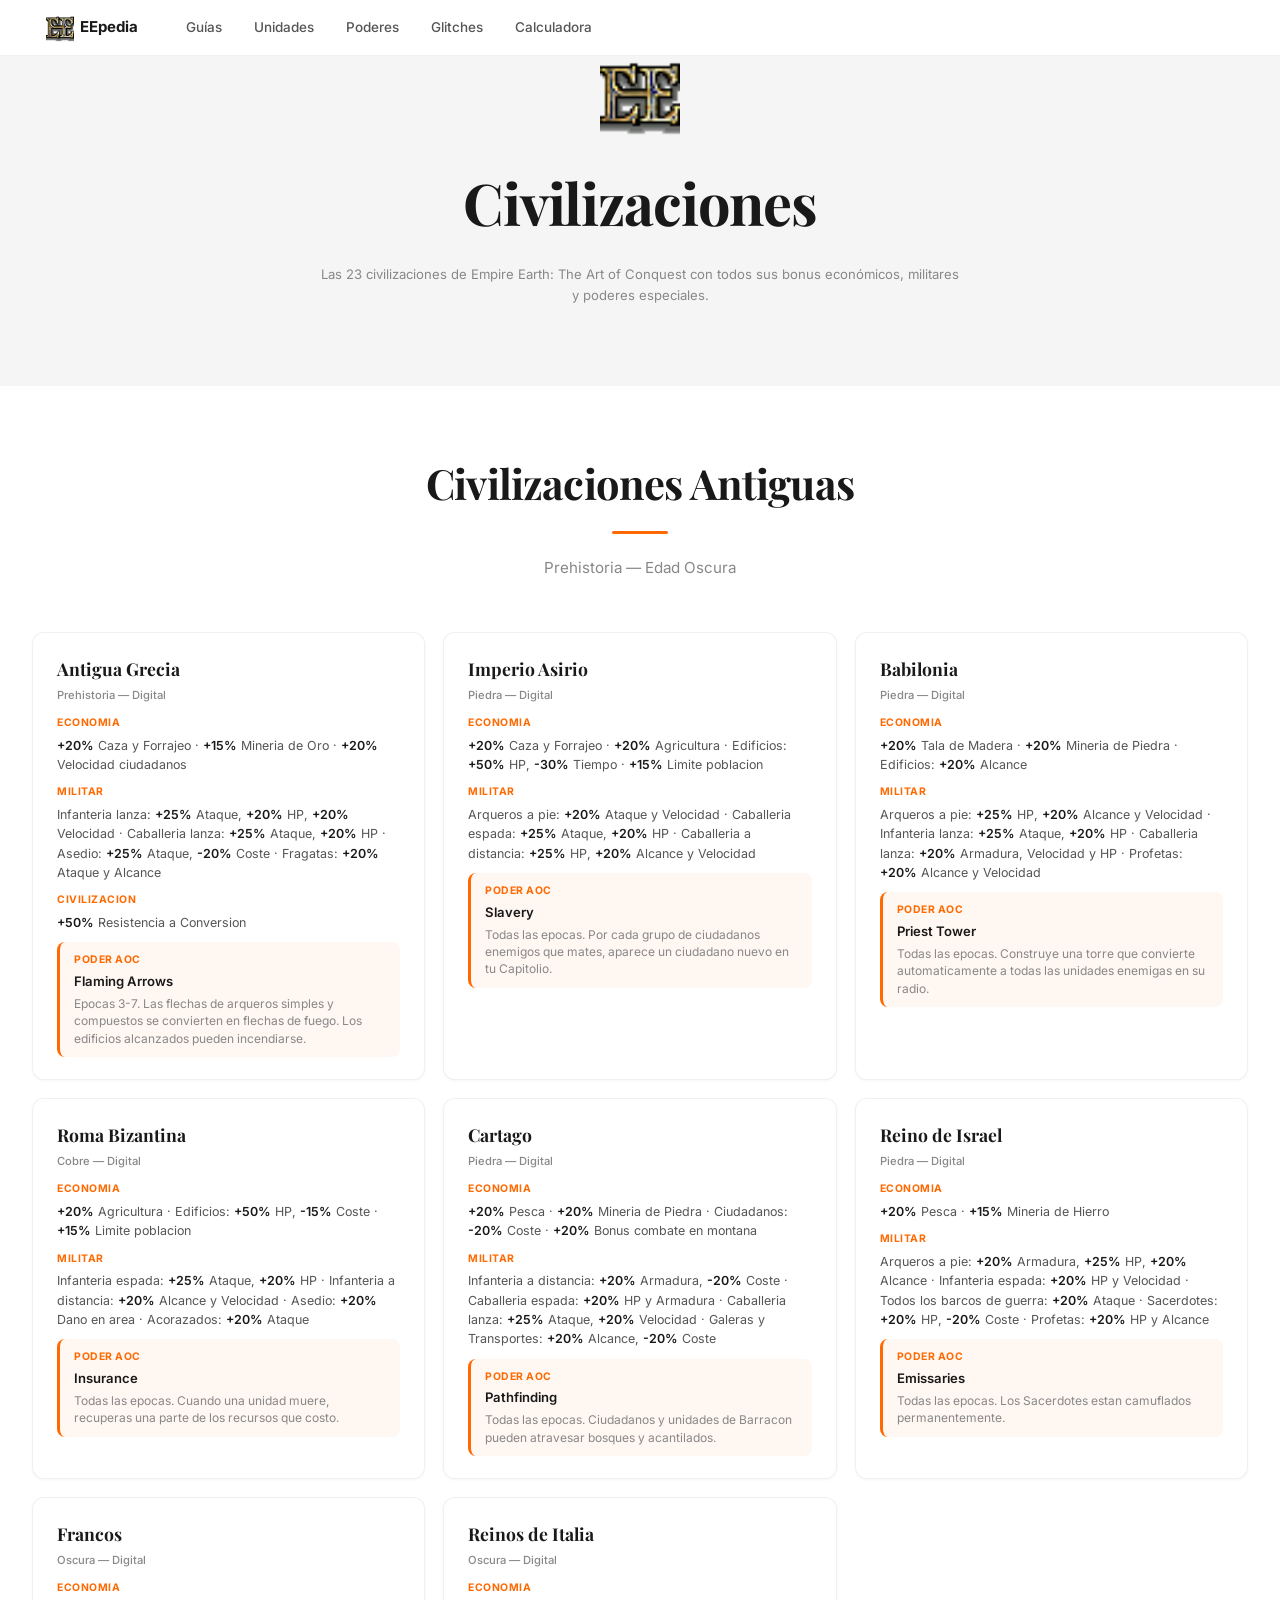
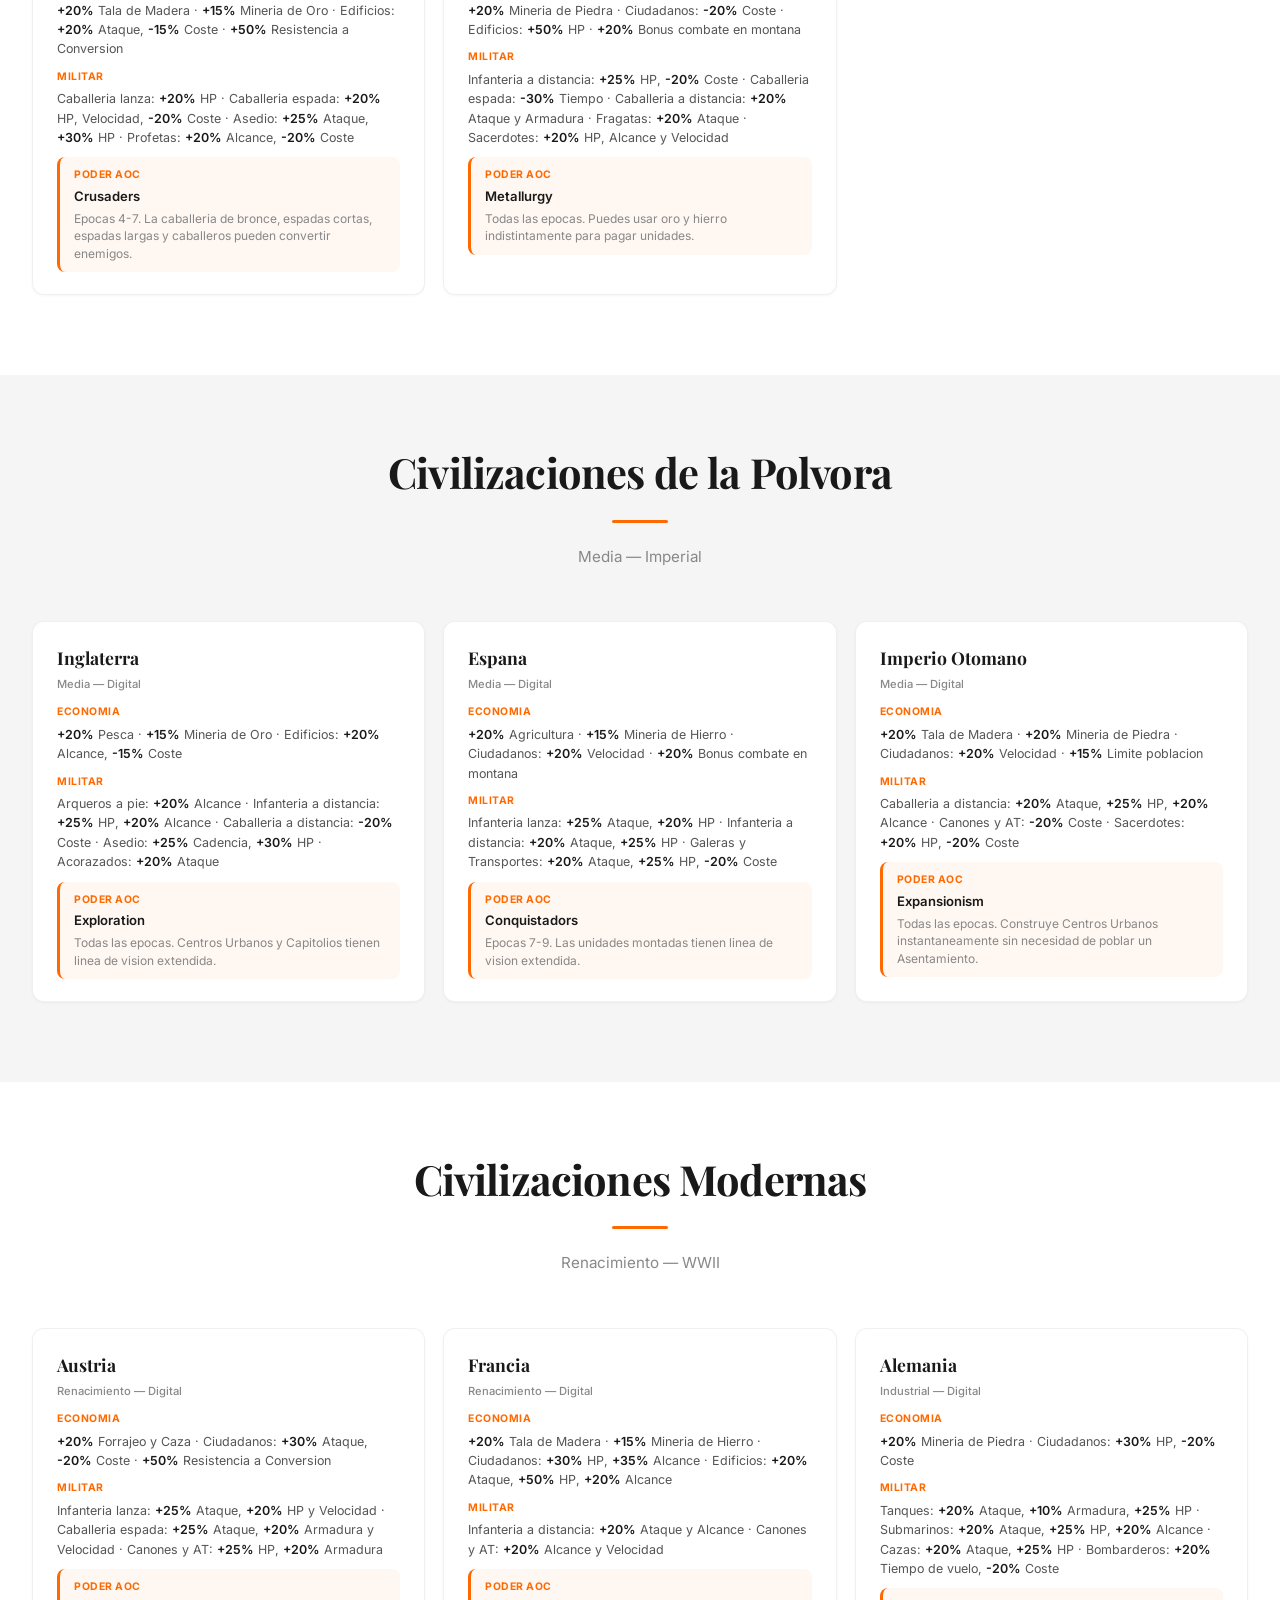
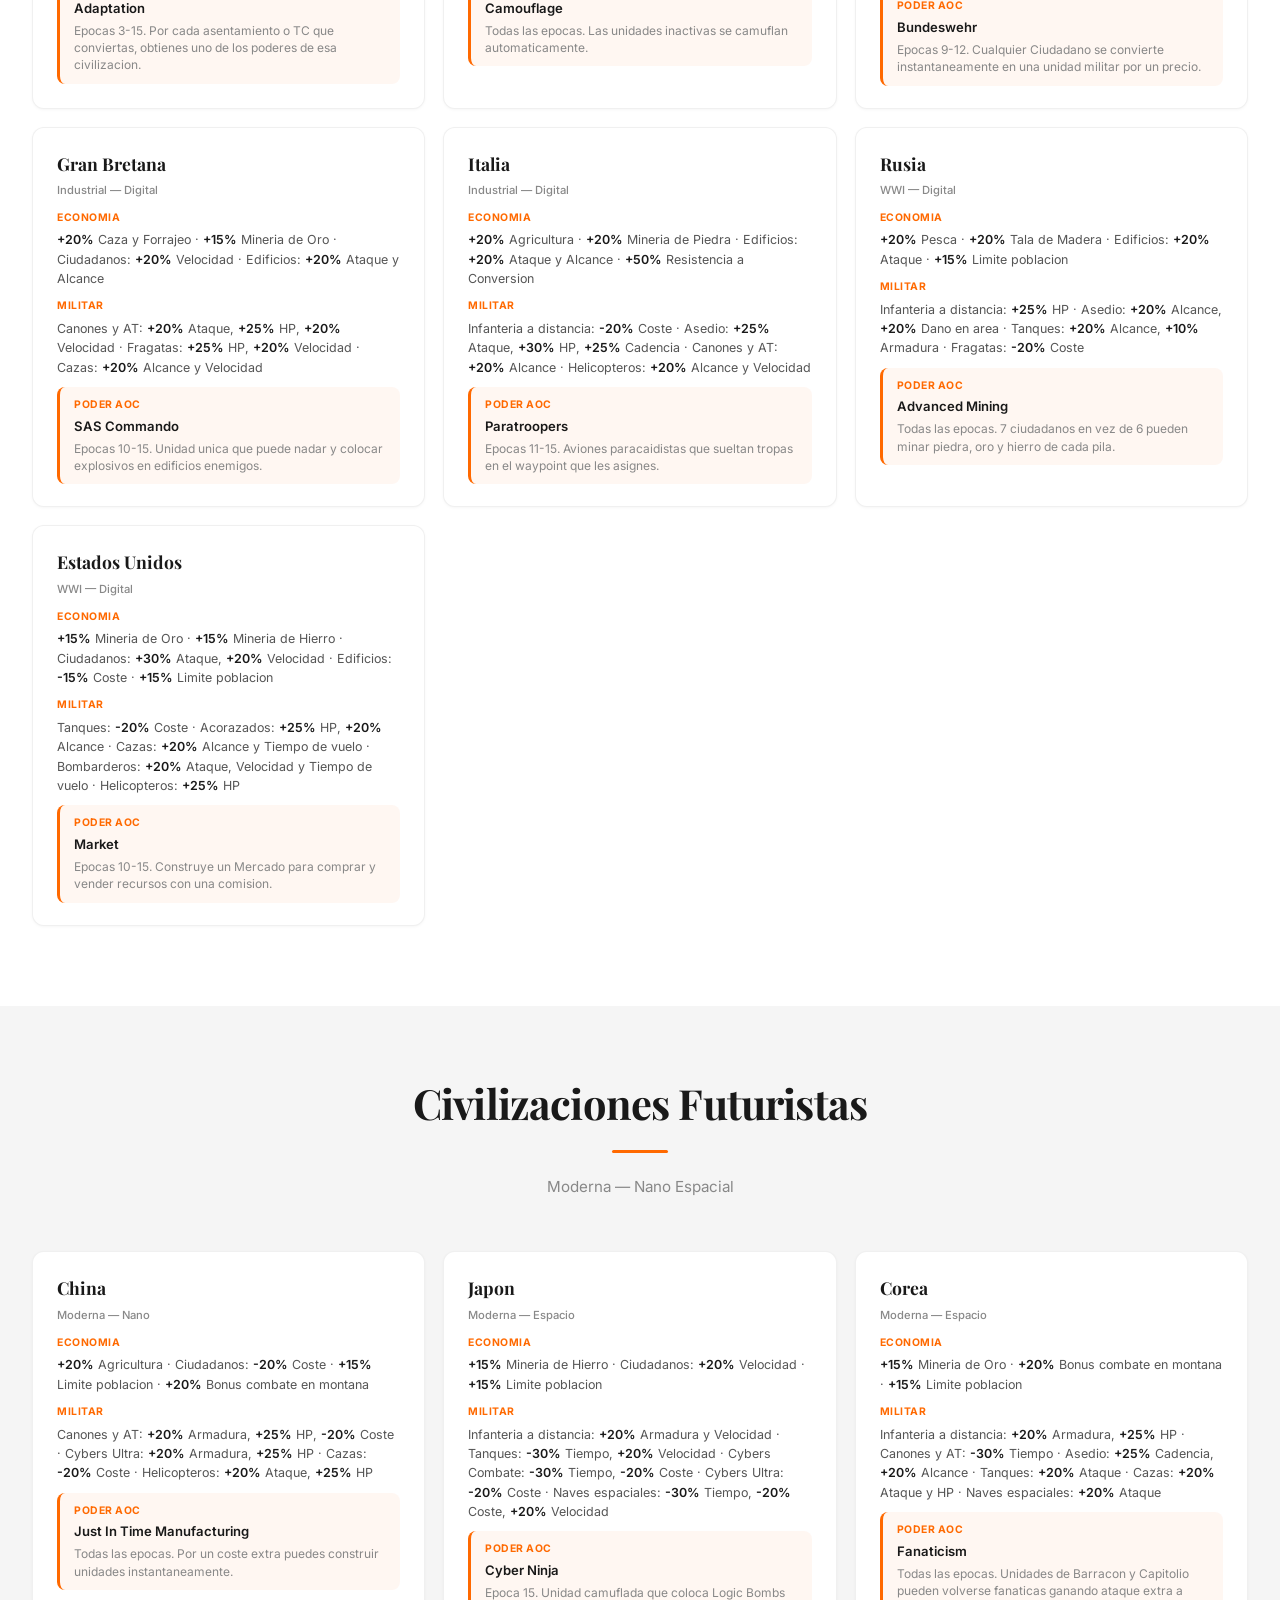
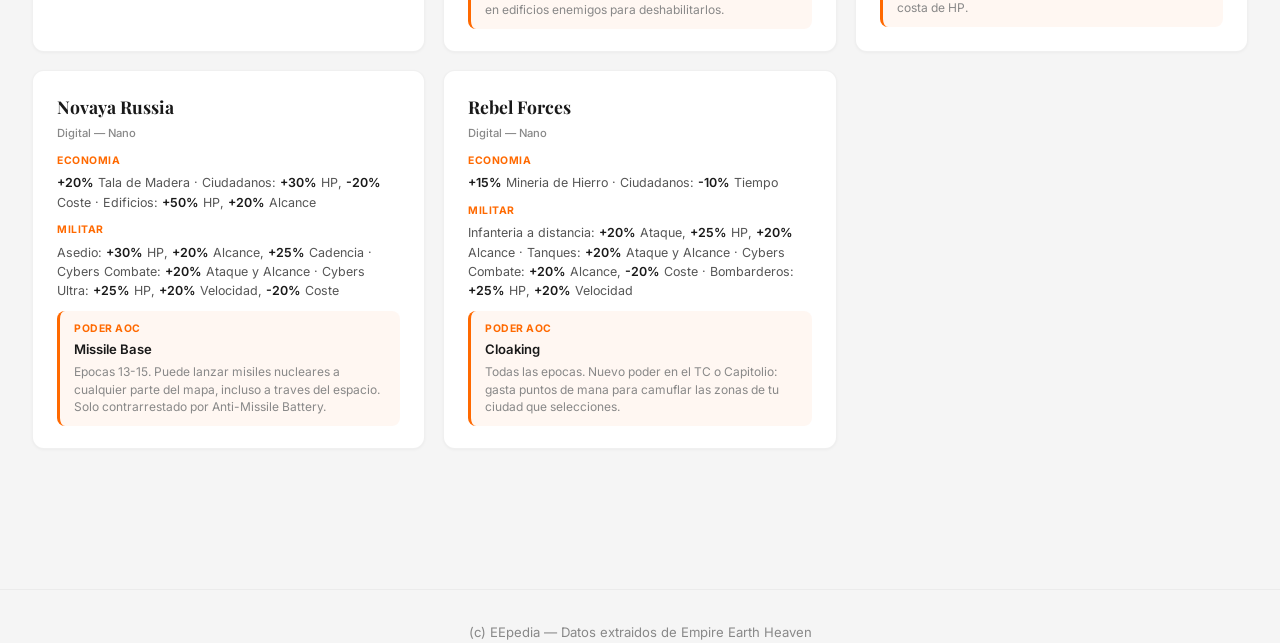
<file: civilizations.html>
<!DOCTYPE html>
<html lang="es">
<head>
  <meta charset="UTF-8">
  <meta name="viewport" content="width=device-width, initial-scale=1.0">
  <meta name="description" content="EEpedia — Las 23 civilizaciones de Empire Earth: The Art of Conquest con todos sus bonus económicos, militares y poderes especiales.">
  <title>Civilizaciones — EEpedia</title>
  <link rel="stylesheet" href="assets/style.css">
  <link rel="preconnect" href="https://fonts.googleapis.com">
  <link rel="preconnect" href="https://fonts.gstatic.com" crossorigin>
  <link href="https://fonts.googleapis.com/css2?family=Inter:wght@400;500;600;700&family=Playfair+Display:wght@600;700&display=swap" rel="stylesheet">
  <style>
    .civ-grid { display: grid; grid-template-columns: repeat(auto-fill, minmax(380px, 1fr)); gap: 18px; margin: 16px 0; }
    .civ-card { background: var(--bg-card); border: 1px solid var(--border-subtle); border-radius: var(--radius-md); padding: 22px 24px; box-shadow: var(--shadow-sm); transition: box-shadow 0.2s; }
    .civ-card:hover { box-shadow: var(--shadow-md); }
    .civ-card h3 { font-size: 1.1rem; margin: 0 0 4px; padding: 0; border: none; color: var(--fg-primary); }
    .civ-era { font-size: 0.7rem; color: var(--fg-muted); font-weight: 500; margin-bottom: 10px; }
    .civ-section { margin-bottom: 10px; }
    .civ-section-label { font-size: 0.65rem; font-weight: 700; text-transform: uppercase; letter-spacing: 0.05em; color: var(--accent); margin-bottom: 4px; }
    .civ-bonus { font-size: 0.78rem; color: var(--fg-secondary); line-height: 1.55; }
    .civ-bonus span { color: var(--fg-primary); font-weight: 600; }
    .civ-power { margin-top: 10px; padding: 10px 14px; background: rgba(255,105,0,0.05); border-radius: var(--radius-sm); border-left: 3px solid var(--accent); }
    .civ-power-label { font-size: 0.65rem; font-weight: 700; text-transform: uppercase; letter-spacing: 0.05em; color: var(--accent); margin-bottom: 2px; }
    .civ-power-name { font-size: 0.82rem; font-weight: 600; color: var(--fg-primary); }
    .civ-power-desc { font-size: 0.75rem; color: var(--fg-muted); margin-top: 3px; line-height: 1.45; }
    @media (max-width: 768px) { .civ-grid { grid-template-columns: 1fr; } }
  </style>
</head>
<body>
  <nav>
    <a href="index.html" class="nav-brand"><img src="assets/img/empire-earth-icon.png" class="nav-logo-img" alt="">EEpedia</a>
    <a href="guides/index.html">Guías</a>
    <a href="units/index.html">Unidades</a>
    <a href="powers/index.html">Poderes</a>
    <a href="glitches/index.html">Glitches</a>
    <a href="calculator.html">Calculadora</a>
  </nav>

  <div class="container">
    <div class="hero">
      <img src="assets/img/empire-earth-icon.png" alt="EE" class="hero-logo">
      <h1>Civilizaciones</h1>
      <p>Las 23 civilizaciones de Empire Earth: The Art of Conquest con todos sus bonus económicos, militares y poderes especiales.</p>
    </div>
  </div>

  <div class="sections-wrapper">
    <div class="section-block"><div class="container">
      <div class="section-header"><h2>Civilizaciones Antiguas</h2><p>Prehistoria — Edad Oscura</p></div>
      <div class="civ-grid">
        <div class="civ-card"><h3>Antigua Grecia</h3><div class="civ-era">Prehistoria — Digital</div><div class="civ-section"><div class="civ-section-label">Economia</div><div class="civ-bonus"><span>+20%</span> Caza y Forrajeo · <span>+15%</span> Mineria de Oro · <span>+20%</span> Velocidad ciudadanos</div></div><div class="civ-section"><div class="civ-section-label">Militar</div><div class="civ-bonus">Infanteria lanza: <span>+25%</span> Ataque, <span>+20%</span> HP, <span>+20%</span> Velocidad · Caballeria lanza: <span>+25%</span> Ataque, <span>+20%</span> HP · Asedio: <span>+25%</span> Ataque, <span>-20%</span> Coste · Fragatas: <span>+20%</span> Ataque y Alcance</div></div><div class="civ-section"><div class="civ-section-label">Civilizacion</div><div class="civ-bonus"><span>+50%</span> Resistencia a Conversion</div></div><div class="civ-power"><div class="civ-power-label">Poder AoC</div><div class="civ-power-name">Flaming Arrows</div><div class="civ-power-desc">Epocas 3-7. Las flechas de arqueros simples y compuestos se convierten en flechas de fuego. Los edificios alcanzados pueden incendiarse.</div></div></div>
        <div class="civ-card"><h3>Imperio Asirio</h3><div class="civ-era">Piedra — Digital</div><div class="civ-section"><div class="civ-section-label">Economia</div><div class="civ-bonus"><span>+20%</span> Caza y Forrajeo · <span>+20%</span> Agricultura · Edificios: <span>+50%</span> HP, <span>-30%</span> Tiempo · <span>+15%</span> Limite poblacion</div></div><div class="civ-section"><div class="civ-section-label">Militar</div><div class="civ-bonus">Arqueros a pie: <span>+20%</span> Ataque y Velocidad · Caballeria espada: <span>+25%</span> Ataque, <span>+20%</span> HP · Caballeria a distancia: <span>+25%</span> HP, <span>+20%</span> Alcance y Velocidad</div></div><div class="civ-power"><div class="civ-power-label">Poder AoC</div><div class="civ-power-name">Slavery</div><div class="civ-power-desc">Todas las epocas. Por cada grupo de ciudadanos enemigos que mates, aparece un ciudadano nuevo en tu Capitolio.</div></div></div>
        <div class="civ-card"><h3>Babilonia</h3><div class="civ-era">Piedra — Digital</div><div class="civ-section"><div class="civ-section-label">Economia</div><div class="civ-bonus"><span>+20%</span> Tala de Madera · <span>+20%</span> Mineria de Piedra · Edificios: <span>+20%</span> Alcance</div></div><div class="civ-section"><div class="civ-section-label">Militar</div><div class="civ-bonus">Arqueros a pie: <span>+25%</span> HP, <span>+20%</span> Alcance y Velocidad · Infanteria lanza: <span>+25%</span> Ataque, <span>+20%</span> HP · Caballeria lanza: <span>+20%</span> Armadura, Velocidad y HP · Profetas: <span>+20%</span> Alcance y Velocidad</div></div><div class="civ-power"><div class="civ-power-label">Poder AoC</div><div class="civ-power-name">Priest Tower</div><div class="civ-power-desc">Todas las epocas. Construye una torre que convierte automaticamente a todas las unidades enemigas en su radio.</div></div></div>
        <div class="civ-card"><h3>Roma Bizantina</h3><div class="civ-era">Cobre — Digital</div><div class="civ-section"><div class="civ-section-label">Economia</div><div class="civ-bonus"><span>+20%</span> Agricultura · Edificios: <span>+50%</span> HP, <span>-15%</span> Coste · <span>+15%</span> Limite poblacion</div></div><div class="civ-section"><div class="civ-section-label">Militar</div><div class="civ-bonus">Infanteria espada: <span>+25%</span> Ataque, <span>+20%</span> HP · Infanteria a distancia: <span>+20%</span> Alcance y Velocidad · Asedio: <span>+20%</span> Dano en area · Acorazados: <span>+20%</span> Ataque</div></div><div class="civ-power"><div class="civ-power-label">Poder AoC</div><div class="civ-power-name">Insurance</div><div class="civ-power-desc">Todas las epocas. Cuando una unidad muere, recuperas una parte de los recursos que costo.</div></div></div>
        <div class="civ-card"><h3>Cartago</h3><div class="civ-era">Piedra — Digital</div><div class="civ-section"><div class="civ-section-label">Economia</div><div class="civ-bonus"><span>+20%</span> Pesca · <span>+20%</span> Mineria de Piedra · Ciudadanos: <span>-20%</span> Coste · <span>+20%</span> Bonus combate en montana</div></div><div class="civ-section"><div class="civ-section-label">Militar</div><div class="civ-bonus">Infanteria a distancia: <span>+20%</span> Armadura, <span>-20%</span> Coste · Caballeria espada: <span>+20%</span> HP y Armadura · Caballeria lanza: <span>+25%</span> Ataque, <span>+20%</span> Velocidad · Galeras y Transportes: <span>+20%</span> Alcance, <span>-20%</span> Coste</div></div><div class="civ-power"><div class="civ-power-label">Poder AoC</div><div class="civ-power-name">Pathfinding</div><div class="civ-power-desc">Todas las epocas. Ciudadanos y unidades de Barracon pueden atravesar bosques y acantilados.</div></div></div>
        <div class="civ-card"><h3>Reino de Israel</h3><div class="civ-era">Piedra — Digital</div><div class="civ-section"><div class="civ-section-label">Economia</div><div class="civ-bonus"><span>+20%</span> Pesca · <span>+15%</span> Mineria de Hierro</div></div><div class="civ-section"><div class="civ-section-label">Militar</div><div class="civ-bonus">Arqueros a pie: <span>+20%</span> Armadura, <span>+25%</span> HP, <span>+20%</span> Alcance · Infanteria espada: <span>+20%</span> HP y Velocidad · Todos los barcos de guerra: <span>+20%</span> Ataque · Sacerdotes: <span>+20%</span> HP, <span>-20%</span> Coste · Profetas: <span>+20%</span> HP y Alcance</div></div><div class="civ-power"><div class="civ-power-label">Poder AoC</div><div class="civ-power-name">Emissaries</div><div class="civ-power-desc">Todas las epocas. Los Sacerdotes estan camuflados permanentemente.</div></div></div>
        <div class="civ-card"><h3>Francos</h3><div class="civ-era">Oscura — Digital</div><div class="civ-section"><div class="civ-section-label">Economia</div><div class="civ-bonus"><span>+20%</span> Tala de Madera · <span>+15%</span> Mineria de Oro · Edificios: <span>+20%</span> Ataque, <span>-15%</span> Coste · <span>+50%</span> Resistencia a Conversion</div></div><div class="civ-section"><div class="civ-section-label">Militar</div><div class="civ-bonus">Caballeria lanza: <span>+20%</span> HP · Caballeria espada: <span>+20%</span> HP, Velocidad, <span>-20%</span> Coste · Asedio: <span>+25%</span> Ataque, <span>+30%</span> HP · Profetas: <span>+20%</span> Alcance, <span>-20%</span> Coste</div></div><div class="civ-power"><div class="civ-power-label">Poder AoC</div><div class="civ-power-name">Crusaders</div><div class="civ-power-desc">Epocas 4-7. La caballeria de bronce, espadas cortas, espadas largas y caballeros pueden convertir enemigos.</div></div></div>
        <div class="civ-card"><h3>Reinos de Italia</h3><div class="civ-era">Oscura — Digital</div><div class="civ-section"><div class="civ-section-label">Economia</div><div class="civ-bonus"><span>+20%</span> Mineria de Piedra · Ciudadanos: <span>-20%</span> Coste · Edificios: <span>+50%</span> HP · <span>+20%</span> Bonus combate en montana</div></div><div class="civ-section"><div class="civ-section-label">Militar</div><div class="civ-bonus">Infanteria a distancia: <span>+25%</span> HP, <span>-20%</span> Coste · Caballeria espada: <span>-30%</span> Tiempo · Caballeria a distancia: <span>+20%</span> Ataque y Armadura · Fragatas: <span>+20%</span> Ataque · Sacerdotes: <span>+20%</span> HP, Alcance y Velocidad</div></div><div class="civ-power"><div class="civ-power-label">Poder AoC</div><div class="civ-power-name">Metallurgy</div><div class="civ-power-desc">Todas las epocas. Puedes usar oro y hierro indistintamente para pagar unidades.</div></div></div>
      </div>
    </div></div>

    <div class="section-block"><div class="container">
      <div class="section-header"><h2>Civilizaciones de la Polvora</h2><p>Media — Imperial</p></div>
      <div class="civ-grid">
        <div class="civ-card"><h3>Inglaterra</h3><div class="civ-era">Media — Digital</div><div class="civ-section"><div class="civ-section-label">Economia</div><div class="civ-bonus"><span>+20%</span> Pesca · <span>+15%</span> Mineria de Oro · Edificios: <span>+20%</span> Alcance, <span>-15%</span> Coste</div></div><div class="civ-section"><div class="civ-section-label">Militar</div><div class="civ-bonus">Arqueros a pie: <span>+20%</span> Alcance · Infanteria a distancia: <span>+25%</span> HP, <span>+20%</span> Alcance · Caballeria a distancia: <span>-20%</span> Coste · Asedio: <span>+25%</span> Cadencia, <span>+30%</span> HP · Acorazados: <span>+20%</span> Ataque</div></div><div class="civ-power"><div class="civ-power-label">Poder AoC</div><div class="civ-power-name">Exploration</div><div class="civ-power-desc">Todas las epocas. Centros Urbanos y Capitolios tienen linea de vision extendida.</div></div></div>
        <div class="civ-card"><h3>Espana</h3><div class="civ-era">Media — Digital</div><div class="civ-section"><div class="civ-section-label">Economia</div><div class="civ-bonus"><span>+20%</span> Agricultura · <span>+15%</span> Mineria de Hierro · Ciudadanos: <span>+20%</span> Velocidad · <span>+20%</span> Bonus combate en montana</div></div><div class="civ-section"><div class="civ-section-label">Militar</div><div class="civ-bonus">Infanteria lanza: <span>+25%</span> Ataque, <span>+20%</span> HP · Infanteria a distancia: <span>+20%</span> Ataque, <span>+25%</span> HP · Galeras y Transportes: <span>+20%</span> Ataque, <span>+25%</span> HP, <span>-20%</span> Coste</div></div><div class="civ-power"><div class="civ-power-label">Poder AoC</div><div class="civ-power-name">Conquistadors</div><div class="civ-power-desc">Epocas 7-9. Las unidades montadas tienen linea de vision extendida.</div></div></div>
        <div class="civ-card"><h3>Imperio Otomano</h3><div class="civ-era">Media — Digital</div><div class="civ-section"><div class="civ-section-label">Economia</div><div class="civ-bonus"><span>+20%</span> Tala de Madera · <span>+20%</span> Mineria de Piedra · Ciudadanos: <span>+20%</span> Velocidad · <span>+15%</span> Limite poblacion</div></div><div class="civ-section"><div class="civ-section-label">Militar</div><div class="civ-bonus">Caballeria a distancia: <span>+20%</span> Ataque, <span>+25%</span> HP, <span>+20%</span> Alcance · Canones y AT: <span>-20%</span> Coste · Sacerdotes: <span>+20%</span> HP, <span>-20%</span> Coste</div></div><div class="civ-power"><div class="civ-power-label">Poder AoC</div><div class="civ-power-name">Expansionism</div><div class="civ-power-desc">Todas las epocas. Construye Centros Urbanos instantaneamente sin necesidad de poblar un Asentamiento.</div></div></div>
      </div>
    </div></div>

    <div class="section-block"><div class="container">
      <div class="section-header"><h2>Civilizaciones Modernas</h2><p>Renacimiento — WWII</p></div>
      <div class="civ-grid">
        <div class="civ-card"><h3>Austria</h3><div class="civ-era">Renacimiento — Digital</div><div class="civ-section"><div class="civ-section-label">Economia</div><div class="civ-bonus"><span>+20%</span> Forrajeo y Caza · Ciudadanos: <span>+30%</span> Ataque, <span>-20%</span> Coste · <span>+50%</span> Resistencia a Conversion</div></div><div class="civ-section"><div class="civ-section-label">Militar</div><div class="civ-bonus">Infanteria lanza: <span>+25%</span> Ataque, <span>+20%</span> HP y Velocidad · Caballeria espada: <span>+25%</span> Ataque, <span>+20%</span> Armadura y Velocidad · Canones y AT: <span>+25%</span> HP, <span>+20%</span> Armadura</div></div><div class="civ-power"><div class="civ-power-label">Poder AoC</div><div class="civ-power-name">Adaptation</div><div class="civ-power-desc">Epocas 3-15. Por cada asentamiento o TC que conviertas, obtienes uno de los poderes de esa civilizacion.</div></div></div>
        <div class="civ-card"><h3>Francia</h3><div class="civ-era">Renacimiento — Digital</div><div class="civ-section"><div class="civ-section-label">Economia</div><div class="civ-bonus"><span>+20%</span> Tala de Madera · <span>+15%</span> Mineria de Hierro · Ciudadanos: <span>+30%</span> HP, <span>+35%</span> Alcance · Edificios: <span>+20%</span> Ataque, <span>+50%</span> HP, <span>+20%</span> Alcance</div></div><div class="civ-section"><div class="civ-section-label">Militar</div><div class="civ-bonus">Infanteria a distancia: <span>+20%</span> Ataque y Alcance · Canones y AT: <span>+20%</span> Alcance y Velocidad</div></div><div class="civ-power"><div class="civ-power-label">Poder AoC</div><div class="civ-power-name">Camouflage</div><div class="civ-power-desc">Todas las epocas. Las unidades inactivas se camuflan automaticamente.</div></div></div>
        <div class="civ-card"><h3>Alemania</h3><div class="civ-era">Industrial — Digital</div><div class="civ-section"><div class="civ-section-label">Economia</div><div class="civ-bonus"><span>+20%</span> Mineria de Piedra · Ciudadanos: <span>+30%</span> HP, <span>-20%</span> Coste</div></div><div class="civ-section"><div class="civ-section-label">Militar</div><div class="civ-bonus">Tanques: <span>+20%</span> Ataque, <span>+10%</span> Armadura, <span>+25%</span> HP · Submarinos: <span>+20%</span> Ataque, <span>+25%</span> HP, <span>+20%</span> Alcance · Cazas: <span>+20%</span> Ataque, <span>+25%</span> HP · Bombarderos: <span>+20%</span> Tiempo de vuelo, <span>-20%</span> Coste</div></div><div class="civ-power"><div class="civ-power-label">Poder AoC</div><div class="civ-power-name">Bundeswehr</div><div class="civ-power-desc">Epocas 9-12. Cualquier Ciudadano se convierte instantaneamente en una unidad militar por un precio.</div></div></div>
        <div class="civ-card"><h3>Gran Bretana</h3><div class="civ-era">Industrial — Digital</div><div class="civ-section"><div class="civ-section-label">Economia</div><div class="civ-bonus"><span>+20%</span> Caza y Forrajeo · <span>+15%</span> Mineria de Oro · Ciudadanos: <span>+20%</span> Velocidad · Edificios: <span>+20%</span> Ataque y Alcance</div></div><div class="civ-section"><div class="civ-section-label">Militar</div><div class="civ-bonus">Canones y AT: <span>+20%</span> Ataque, <span>+25%</span> HP, <span>+20%</span> Velocidad · Fragatas: <span>+25%</span> HP, <span>+20%</span> Velocidad · Cazas: <span>+20%</span> Alcance y Velocidad</div></div><div class="civ-power"><div class="civ-power-label">Poder AoC</div><div class="civ-power-name">SAS Commando</div><div class="civ-power-desc">Epocas 10-15. Unidad unica que puede nadar y colocar explosivos en edificios enemigos.</div></div></div>
        <div class="civ-card"><h3>Italia</h3><div class="civ-era">Industrial — Digital</div><div class="civ-section"><div class="civ-section-label">Economia</div><div class="civ-bonus"><span>+20%</span> Agricultura · <span>+20%</span> Mineria de Piedra · Edificios: <span>+20%</span> Ataque y Alcance · <span>+50%</span> Resistencia a Conversion</div></div><div class="civ-section"><div class="civ-section-label">Militar</div><div class="civ-bonus">Infanteria a distancia: <span>-20%</span> Coste · Asedio: <span>+25%</span> Ataque, <span>+30%</span> HP, <span>+25%</span> Cadencia · Canones y AT: <span>+20%</span> Alcance · Helicopteros: <span>+20%</span> Alcance y Velocidad</div></div><div class="civ-power"><div class="civ-power-label">Poder AoC</div><div class="civ-power-name">Paratroopers</div><div class="civ-power-desc">Epocas 11-15. Aviones paracaidistas que sueltan tropas en el waypoint que les asignes.</div></div></div>
        <div class="civ-card"><h3>Rusia</h3><div class="civ-era">WWI — Digital</div><div class="civ-section"><div class="civ-section-label">Economia</div><div class="civ-bonus"><span>+20%</span> Pesca · <span>+20%</span> Tala de Madera · Edificios: <span>+20%</span> Ataque · <span>+15%</span> Limite poblacion</div></div><div class="civ-section"><div class="civ-section-label">Militar</div><div class="civ-bonus">Infanteria a distancia: <span>+25%</span> HP · Asedio: <span>+20%</span> Alcance, <span>+20%</span> Dano en area · Tanques: <span>+20%</span> Alcance, <span>+10%</span> Armadura · Fragatas: <span>-20%</span> Coste</div></div><div class="civ-power"><div class="civ-power-label">Poder AoC</div><div class="civ-power-name">Advanced Mining</div><div class="civ-power-desc">Todas las epocas. 7 ciudadanos en vez de 6 pueden minar piedra, oro y hierro de cada pila.</div></div></div>
        <div class="civ-card"><h3>Estados Unidos</h3><div class="civ-era">WWI — Digital</div><div class="civ-section"><div class="civ-section-label">Economia</div><div class="civ-bonus"><span>+15%</span> Mineria de Oro · <span>+15%</span> Mineria de Hierro · Ciudadanos: <span>+30%</span> Ataque, <span>+20%</span> Velocidad · Edificios: <span>-15%</span> Coste · <span>+15%</span> Limite poblacion</div></div><div class="civ-section"><div class="civ-section-label">Militar</div><div class="civ-bonus">Tanques: <span>-20%</span> Coste · Acorazados: <span>+25%</span> HP, <span>+20%</span> Alcance · Cazas: <span>+20%</span> Alcance y Tiempo de vuelo · Bombarderos: <span>+20%</span> Ataque, Velocidad y Tiempo de vuelo · Helicopteros: <span>+25%</span> HP</div></div><div class="civ-power"><div class="civ-power-label">Poder AoC</div><div class="civ-power-name">Market</div><div class="civ-power-desc">Epocas 10-15. Construye un Mercado para comprar y vender recursos con una comision.</div></div></div>
      </div>
    </div></div>

    <div class="section-block"><div class="container">
      <div class="section-header"><h2>Civilizaciones Futuristas</h2><p>Moderna — Nano Espacial</p></div>
      <div class="civ-grid">
        <div class="civ-card"><h3>China</h3><div class="civ-era">Moderna — Nano</div><div class="civ-section"><div class="civ-section-label">Economia</div><div class="civ-bonus"><span>+20%</span> Agricultura · Ciudadanos: <span>-20%</span> Coste · <span>+15%</span> Limite poblacion · <span>+20%</span> Bonus combate en montana</div></div><div class="civ-section"><div class="civ-section-label">Militar</div><div class="civ-bonus">Canones y AT: <span>+20%</span> Armadura, <span>+25%</span> HP, <span>-20%</span> Coste · Cybers Ultra: <span>+20%</span> Armadura, <span>+25%</span> HP · Cazas: <span>-20%</span> Coste · Helicopteros: <span>+20%</span> Ataque, <span>+25%</span> HP</div></div><div class="civ-power"><div class="civ-power-label">Poder AoC</div><div class="civ-power-name">Just In Time Manufacturing</div><div class="civ-power-desc">Todas las epocas. Por un coste extra puedes construir unidades instantaneamente.</div></div></div>
        <div class="civ-card"><h3>Japon</h3><div class="civ-era">Moderna — Espacio</div><div class="civ-section"><div class="civ-section-label">Economia</div><div class="civ-bonus"><span>+15%</span> Mineria de Hierro · Ciudadanos: <span>+20%</span> Velocidad · <span>+15%</span> Limite poblacion</div></div><div class="civ-section"><div class="civ-section-label">Militar</div><div class="civ-bonus">Infanteria a distancia: <span>+20%</span> Armadura y Velocidad · Tanques: <span>-30%</span> Tiempo, <span>+20%</span> Velocidad · Cybers Combate: <span>-30%</span> Tiempo, <span>-20%</span> Coste · Cybers Ultra: <span>-20%</span> Coste · Naves espaciales: <span>-30%</span> Tiempo, <span>-20%</span> Coste, <span>+20%</span> Velocidad</div></div><div class="civ-power"><div class="civ-power-label">Poder AoC</div><div class="civ-power-name">Cyber Ninja</div><div class="civ-power-desc">Epoca 15. Unidad camuflada que coloca Logic Bombs en edificios enemigos para deshabilitarlos.</div></div></div>
        <div class="civ-card"><h3>Corea</h3><div class="civ-era">Moderna — Espacio</div><div class="civ-section"><div class="civ-section-label">Economia</div><div class="civ-bonus"><span>+15%</span> Mineria de Oro · <span>+20%</span> Bonus combate en montana · <span>+15%</span> Limite poblacion</div></div><div class="civ-section"><div class="civ-section-label">Militar</div><div class="civ-bonus">Infanteria a distancia: <span>+20%</span> Armadura, <span>+25%</span> HP · Canones y AT: <span>-30%</span> Tiempo · Asedio: <span>+25%</span> Cadencia, <span>+20%</span> Alcance · Tanques: <span>+20%</span> Ataque · Cazas: <span>+20%</span> Ataque y HP · Naves espaciales: <span>+20%</span> Ataque</div></div><div class="civ-power"><div class="civ-power-label">Poder AoC</div><div class="civ-power-name">Fanaticism</div><div class="civ-power-desc">Todas las epocas. Unidades de Barracon y Capitolio pueden volverse fanaticas ganando ataque extra a costa de HP.</div></div></div>
        <div class="civ-card"><h3>Novaya Russia</h3><div class="civ-era">Digital — Nano</div><div class="civ-section"><div class="civ-section-label">Economia</div><div class="civ-bonus"><span>+20%</span> Tala de Madera · Ciudadanos: <span>+30%</span> HP, <span>-20%</span> Coste · Edificios: <span>+50%</span> HP, <span>+20%</span> Alcance</div></div><div class="civ-section"><div class="civ-section-label">Militar</div><div class="civ-bonus">Asedio: <span>+30%</span> HP, <span>+20%</span> Alcance, <span>+25%</span> Cadencia · Cybers Combate: <span>+20%</span> Ataque y Alcance · Cybers Ultra: <span>+25%</span> HP, <span>+20%</span> Velocidad, <span>-20%</span> Coste</div></div><div class="civ-power"><div class="civ-power-label">Poder AoC</div><div class="civ-power-name">Missile Base</div><div class="civ-power-desc">Epocas 13-15. Puede lanzar misiles nucleares a cualquier parte del mapa, incluso a traves del espacio. Solo contrarrestado por Anti-Missile Battery.</div></div></div>
        <div class="civ-card"><h3>Rebel Forces</h3><div class="civ-era">Digital — Nano</div><div class="civ-section"><div class="civ-section-label">Economia</div><div class="civ-bonus"><span>+15%</span> Mineria de Hierro · Ciudadanos: <span>-10%</span> Tiempo</div></div><div class="civ-section"><div class="civ-section-label">Militar</div><div class="civ-bonus">Infanteria a distancia: <span>+20%</span> Ataque, <span>+25%</span> HP, <span>+20%</span> Alcance · Tanques: <span>+20%</span> Ataque y Alcance · Cybers Combate: <span>+20%</span> Alcance, <span>-20%</span> Coste · Bombarderos: <span>+25%</span> HP, <span>+20%</span> Velocidad</div></div><div class="civ-power"><div class="civ-power-label">Poder AoC</div><div class="civ-power-name">Cloaking</div><div class="civ-power-desc">Todas las epocas. Nuevo poder en el TC o Capitolio: gasta puntos de mana para camuflar las zonas de tu ciudad que selecciones.</div></div></div>
      </div>
    </div></div>
  </div>

  <footer>
    <p>(c) EEpedia — Datos extraidos de Empire Earth Heaven</p>
  </footer>
</body>
</html>
</file>
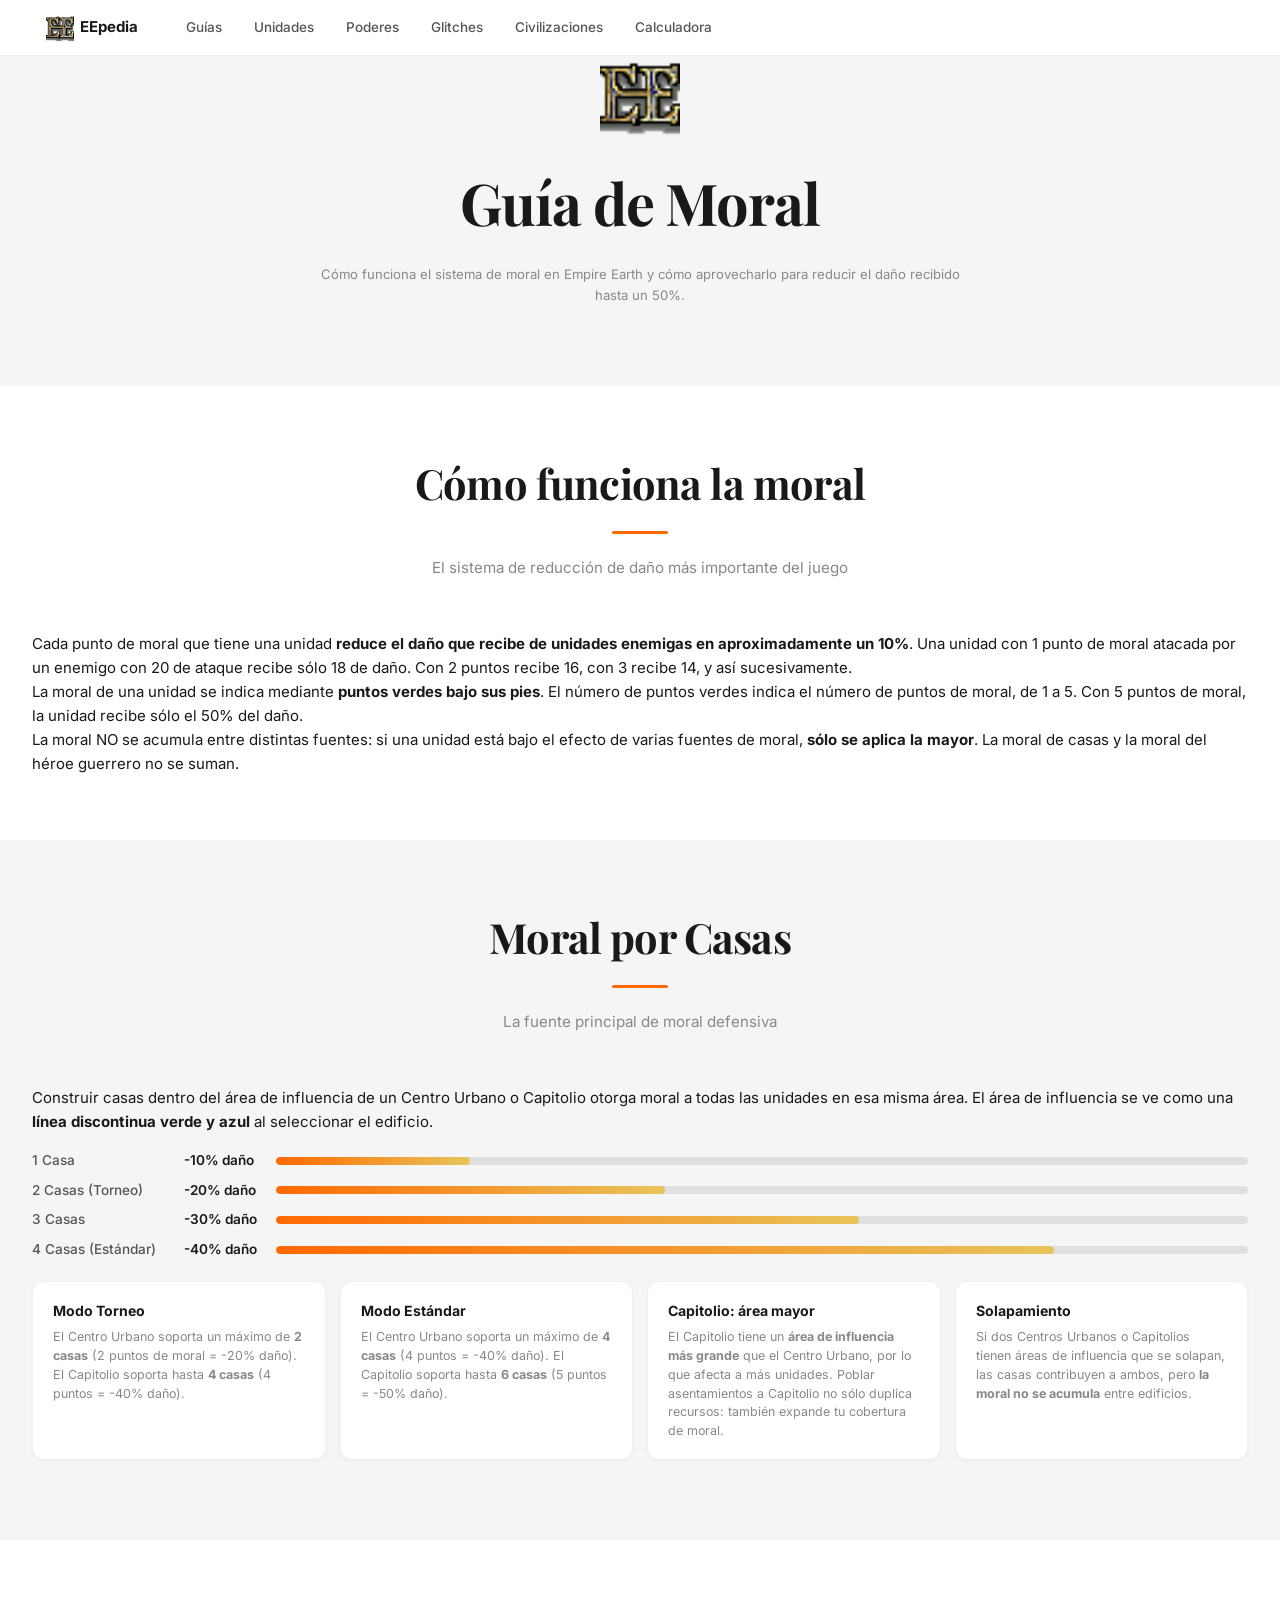
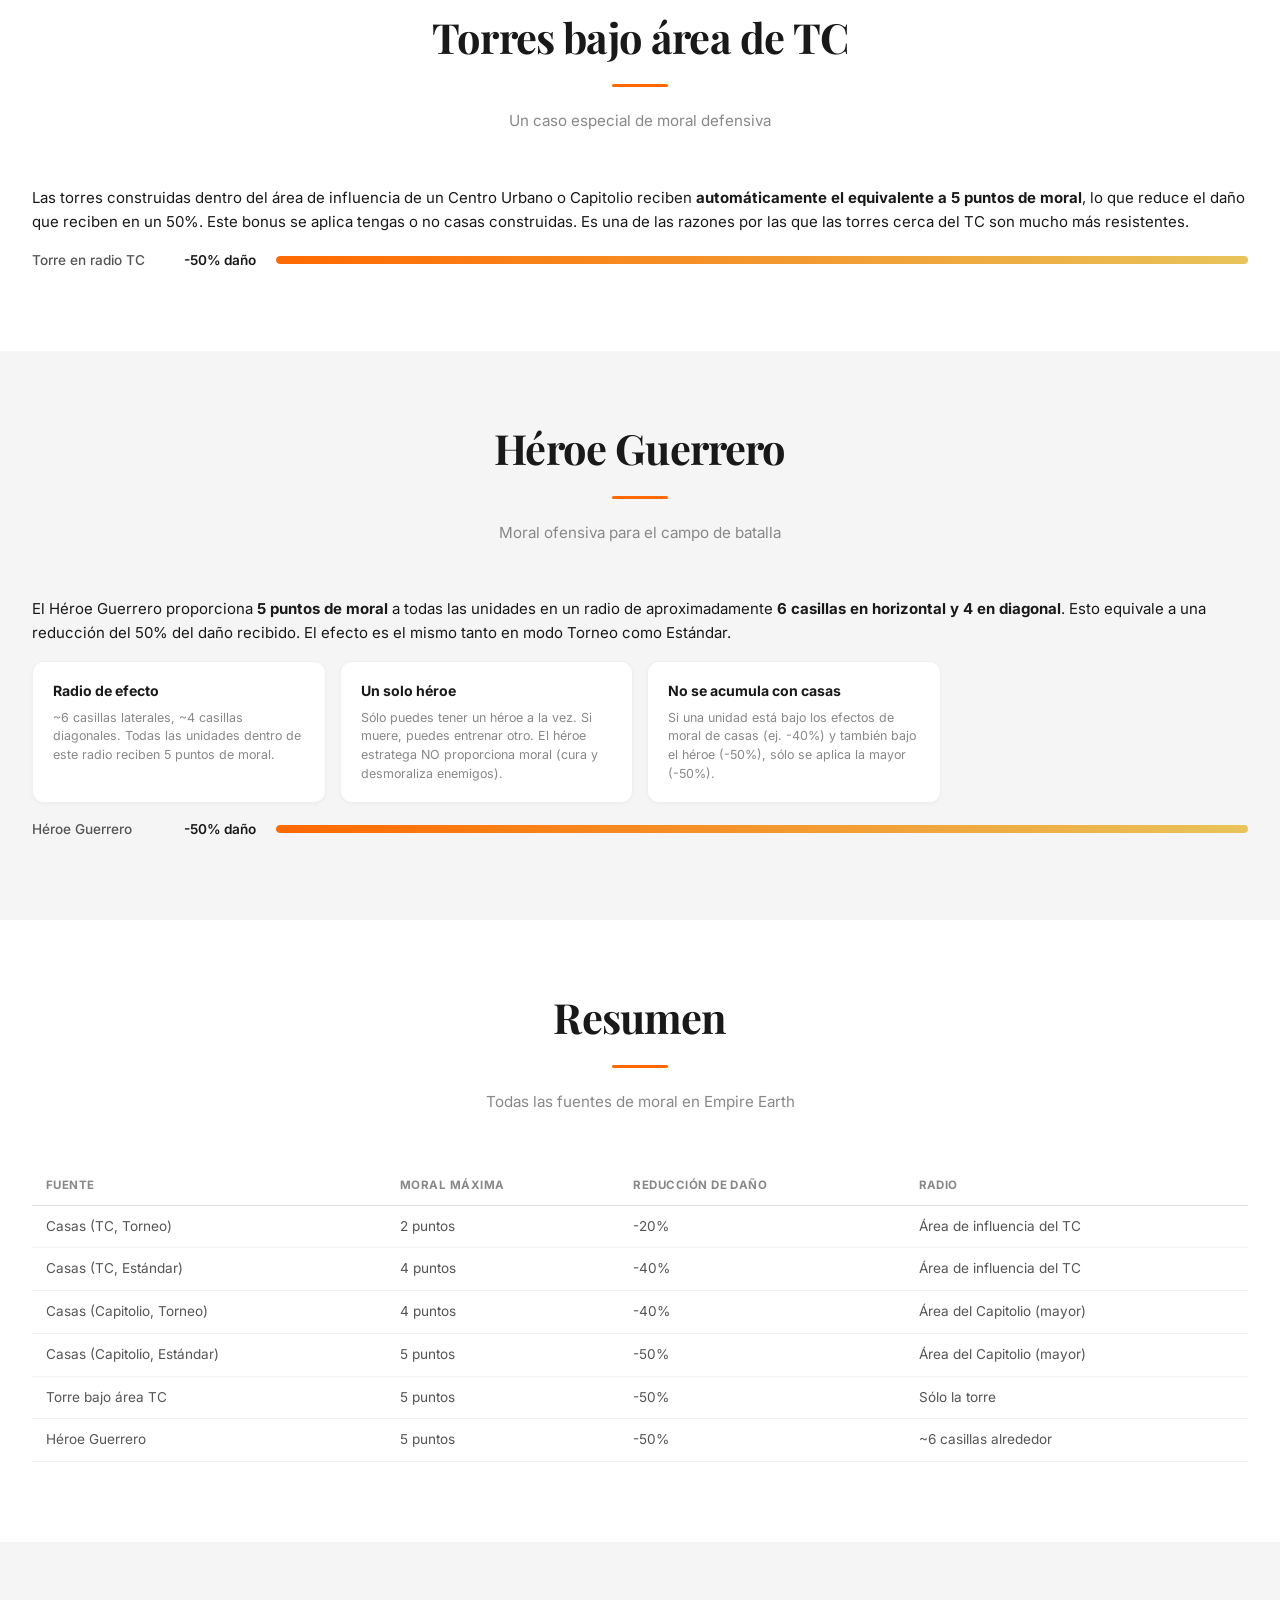
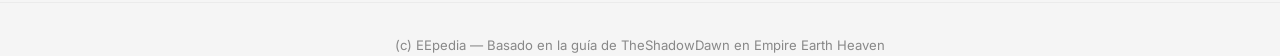
<file: guides/morale.html>
<!DOCTYPE html>
<html lang="es">
<head>
  <meta charset="UTF-8">
  <meta name="viewport" content="width=device-width, initial-scale=1.0">
  <meta name="description" content="EEpedia — Guía completa del sistema de moral de Empire Earth: casas, torres, héroes guerreros y cómo reducir el daño recibido hasta un 50%.">
  <title>Guía de Moral — EEpedia</title>
  <link rel="stylesheet" href="../assets/style.css">
  <link rel="preconnect" href="https://fonts.googleapis.com">
  <link rel="preconnect" href="https://fonts.gstatic.com" crossorigin>
  <link href="https://fonts.googleapis.com/css2?family=Inter:wght@400;500;600;700&family=Playfair+Display:wght@600;700&display=swap" rel="stylesheet">
</head>
<body>
  <nav>
    <a href="../index.html" class="nav-brand"><img src="../assets/img/empire-earth-icon.png" class="nav-logo-img" alt="">EEpedia</a>
    <a href="index.html">Guías</a>
    <a href="../units/index.html">Unidades</a>
    <a href="../powers/index.html">Poderes</a>
    <a href="../glitches/index.html">Glitches</a>
    <a href="../civilizations.html">Civilizaciones</a>
    <a href="../calculator.html">Calculadora</a>
  </nav>

  <div class="container">
    <div class="hero">
      <img src="../assets/img/empire-earth-icon.png" alt="EE" class="hero-logo">
      <h1>Guía de Moral</h1>
      <p>Cómo funciona el sistema de moral en Empire Earth y cómo aprovecharlo para reducir el daño recibido hasta un 50%.</p>
    </div>
  </div>

  <div class="sections-wrapper">
    <div class="section-block"><div class="container">
      <div class="section-header"><h2>Cómo funciona la moral</h2><p>El sistema de reducción de daño más importante del juego</p></div>
      <p>Cada punto de moral que tiene una unidad <strong>reduce el daño que recibe de unidades enemigas en aproximadamente un 10%</strong>. Una unidad con 1 punto de moral atacada por un enemigo con 20 de ataque recibe sólo 18 de daño. Con 2 puntos recibe 16, con 3 recibe 14, y así sucesivamente.</p>
      <p>La moral de una unidad se indica mediante <strong>puntos verdes bajo sus pies</strong>. El número de puntos verdes indica el número de puntos de moral, de 1 a 5. Con 5 puntos de moral, la unidad recibe sólo el 50% del daño.</p>
      <p>La moral NO se acumula entre distintas fuentes: si una unidad está bajo el efecto de varias fuentes de moral, <strong>sólo se aplica la mayor</strong>. La moral de casas y la moral del héroe guerrero no se suman.</p>
    </div></div>

    <div class="section-block"><div class="container">
      <div class="section-header"><h2>Moral por Casas</h2><p>La fuente principal de moral defensiva</p></div>
      <p>Construir casas dentro del área de influencia de un Centro Urbano o Capitolio otorga moral a todas las unidades en esa misma área. El área de influencia se ve como una <strong>línea discontinua verde y azul</strong> al seleccionar el edificio.</p>

      <div class="morale-bars">
        <div class="morale-row"><span class="morale-label">1 Casa</span><span class="morale-value">-10% daño</span><div class="morale-bar-bg"><div class="morale-bar-fill" style="width:20%"></div></div></div>
        <div class="morale-row"><span class="morale-label">2 Casas (Torneo)</span><span class="morale-value">-20% daño</span><div class="morale-bar-bg"><div class="morale-bar-fill" style="width:40%"></div></div></div>
        <div class="morale-row"><span class="morale-label">3 Casas</span><span class="morale-value">-30% daño</span><div class="morale-bar-bg"><div class="morale-bar-fill" style="width:60%"></div></div></div>
        <div class="morale-row"><span class="morale-label">4 Casas (Estándar)</span><span class="morale-value">-40% daño</span><div class="morale-bar-bg"><div class="morale-bar-fill" style="width:80%"></div></div></div>
      </div>

      <div class="unit-grid" style="margin-top:20px">
        <div class="unit-card"><div class="unit-body"><h4>Modo Torneo</h4><p>El Centro Urbano soporta un máximo de <strong>2 casas</strong> (2 puntos de moral = -20% daño). El Capitolio soporta hasta <strong>4 casas</strong> (4 puntos = -40% daño).</p></div></div>
        <div class="unit-card"><div class="unit-body"><h4>Modo Estándar</h4><p>El Centro Urbano soporta un máximo de <strong>4 casas</strong> (4 puntos = -40% daño). El Capitolio soporta hasta <strong>6 casas</strong> (5 puntos = -50% daño).</p></div></div>
        <div class="unit-card"><div class="unit-body"><h4>Capitolio: área mayor</h4><p>El Capitolio tiene un <strong>área de influencia más grande</strong> que el Centro Urbano, por lo que afecta a más unidades. Poblar asentamientos a Capitolio no sólo duplica recursos: también expande tu cobertura de moral.</p></div></div>
        <div class="unit-card"><div class="unit-body"><h4>Solapamiento</h4><p>Si dos Centros Urbanos o Capitolios tienen áreas de influencia que se solapan, las casas contribuyen a ambos, pero <strong>la moral no se acumula</strong> entre edificios.</p></div></div>
      </div>
    </div></div>

    <div class="section-block"><div class="container">
      <div class="section-header"><h2>Torres bajo área de TC</h2><p>Un caso especial de moral defensiva</p></div>
      <p>Las torres construidas dentro del área de influencia de un Centro Urbano o Capitolio reciben <strong>automáticamente el equivalente a 5 puntos de moral</strong>, lo que reduce el daño que reciben en un 50%. Este bonus se aplica tengas o no casas construidas. Es una de las razones por las que las torres cerca del TC son mucho más resistentes.</p>
      <div class="morale-bars">
        <div class="morale-row"><span class="morale-label">Torre en radio TC</span><span class="morale-value">-50% daño</span><div class="morale-bar-bg"><div class="morale-bar-fill" style="width:100%"></div></div></div>
      </div>
    </div></div>

    <div class="section-block"><div class="container">
      <div class="section-header"><h2>Héroe Guerrero</h2><p>Moral ofensiva para el campo de batalla</p></div>
      <p>El Héroe Guerrero proporciona <strong>5 puntos de moral</strong> a todas las unidades en un radio de aproximadamente <strong>6 casillas en horizontal y 4 en diagonal</strong>. Esto equivale a una reducción del 50% del daño recibido. El efecto es el mismo tanto en modo Torneo como Estándar.</p>
      <div class="unit-grid">
        <div class="unit-card"><div class="unit-body"><h4>Radio de efecto</h4><p>~6 casillas laterales, ~4 casillas diagonales. Todas las unidades dentro de este radio reciben 5 puntos de moral.</p></div></div>
        <div class="unit-card"><div class="unit-body"><h4>Un solo héroe</h4><p>Sólo puedes tener un héroe a la vez. Si muere, puedes entrenar otro. El héroe estratega NO proporciona moral (cura y desmoraliza enemigos).</p></div></div>
        <div class="unit-card"><div class="unit-body"><h4>No se acumula con casas</h4><p>Si una unidad está bajo los efectos de moral de casas (ej. -40%) y también bajo el héroe (-50%), sólo se aplica la mayor (-50%).</p></div></div>
      </div>
      <div class="morale-bars">
        <div class="morale-row"><span class="morale-label">Héroe Guerrero</span><span class="morale-value">-50% daño</span><div class="morale-bar-bg"><div class="morale-bar-fill" style="width:100%"></div></div></div>
      </div>
    </div></div>

    <div class="section-block"><div class="container">
      <div class="section-header"><h2>Resumen</h2><p>Todas las fuentes de moral en Empire Earth</p></div>
      <table>
        <tr><th>Fuente</th><th>Moral máxima</th><th>Reducción de daño</th><th>Radio</th></tr>
        <tr><td>Casas (TC, Torneo)</td><td>2 puntos</td><td>-20%</td><td>Área de influencia del TC</td></tr>
        <tr><td>Casas (TC, Estándar)</td><td>4 puntos</td><td>-40%</td><td>Área de influencia del TC</td></tr>
        <tr><td>Casas (Capitolio, Torneo)</td><td>4 puntos</td><td>-40%</td><td>Área del Capitolio (mayor)</td></tr>
        <tr><td>Casas (Capitolio, Estándar)</td><td>5 puntos</td><td>-50%</td><td>Área del Capitolio (mayor)</td></tr>
        <tr><td>Torre bajo área TC</td><td>5 puntos</td><td>-50%</td><td>Sólo la torre</td></tr>
        <tr><td>Héroe Guerrero</td><td>5 puntos</td><td>-50%</td><td>~6 casillas alrededor</td></tr>
      </table>
    </div></div>
  </div>

  <footer>
    <p>(c) EEpedia — Basado en la guía de TheShadowDawn en Empire Earth Heaven</p>
  </footer>
</body>
</html>
</file>
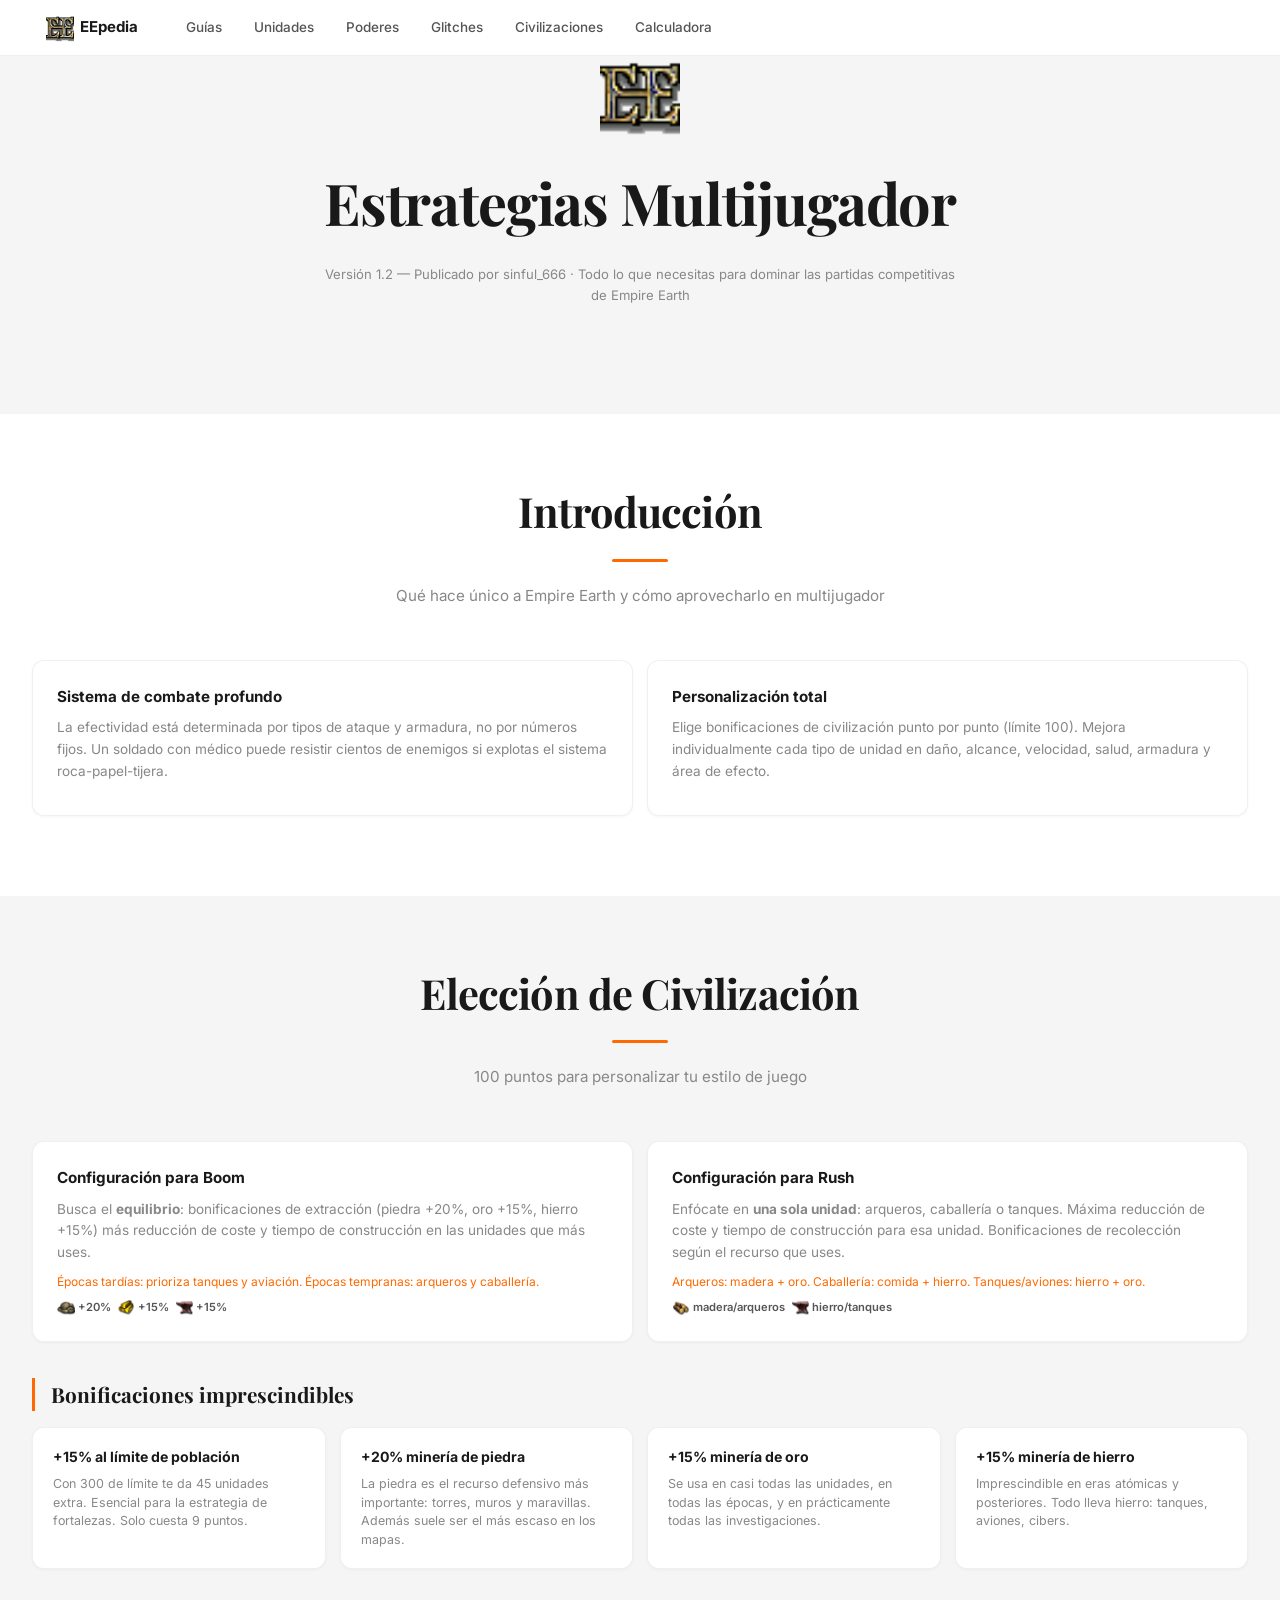
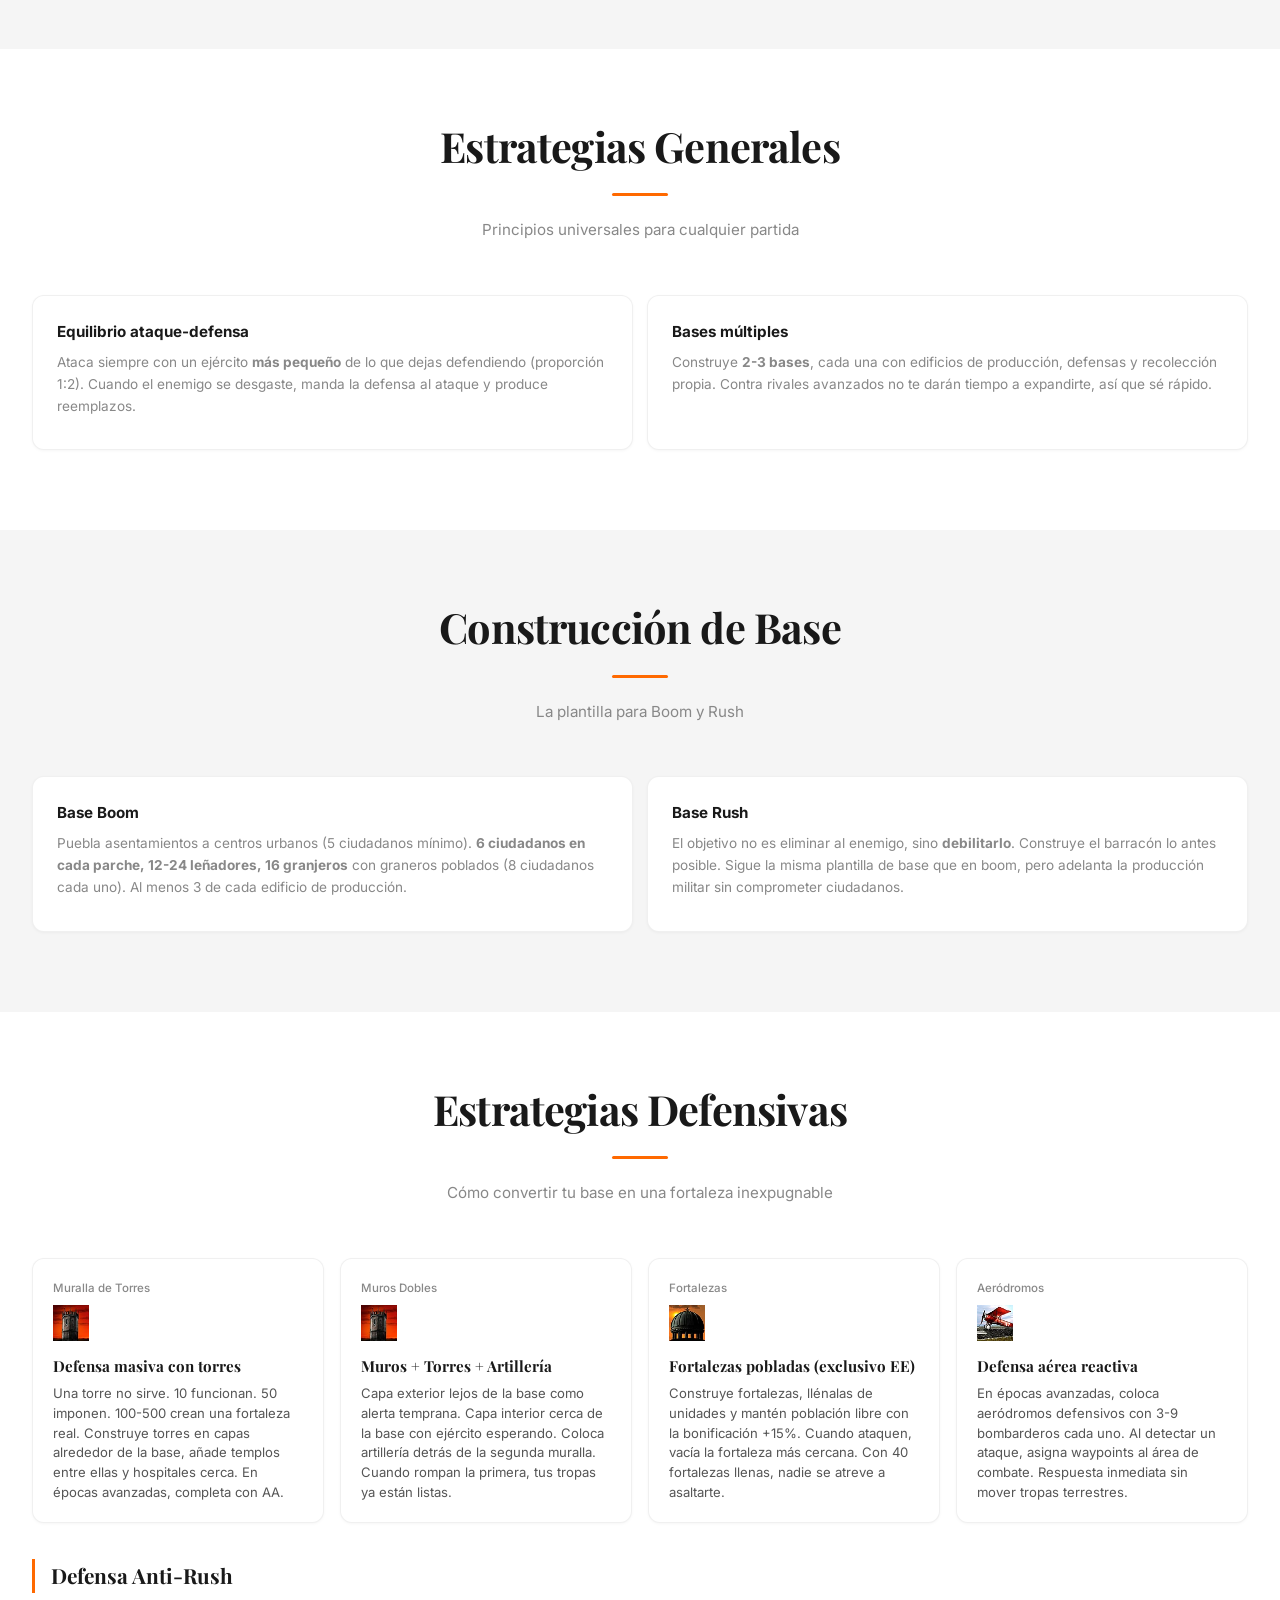
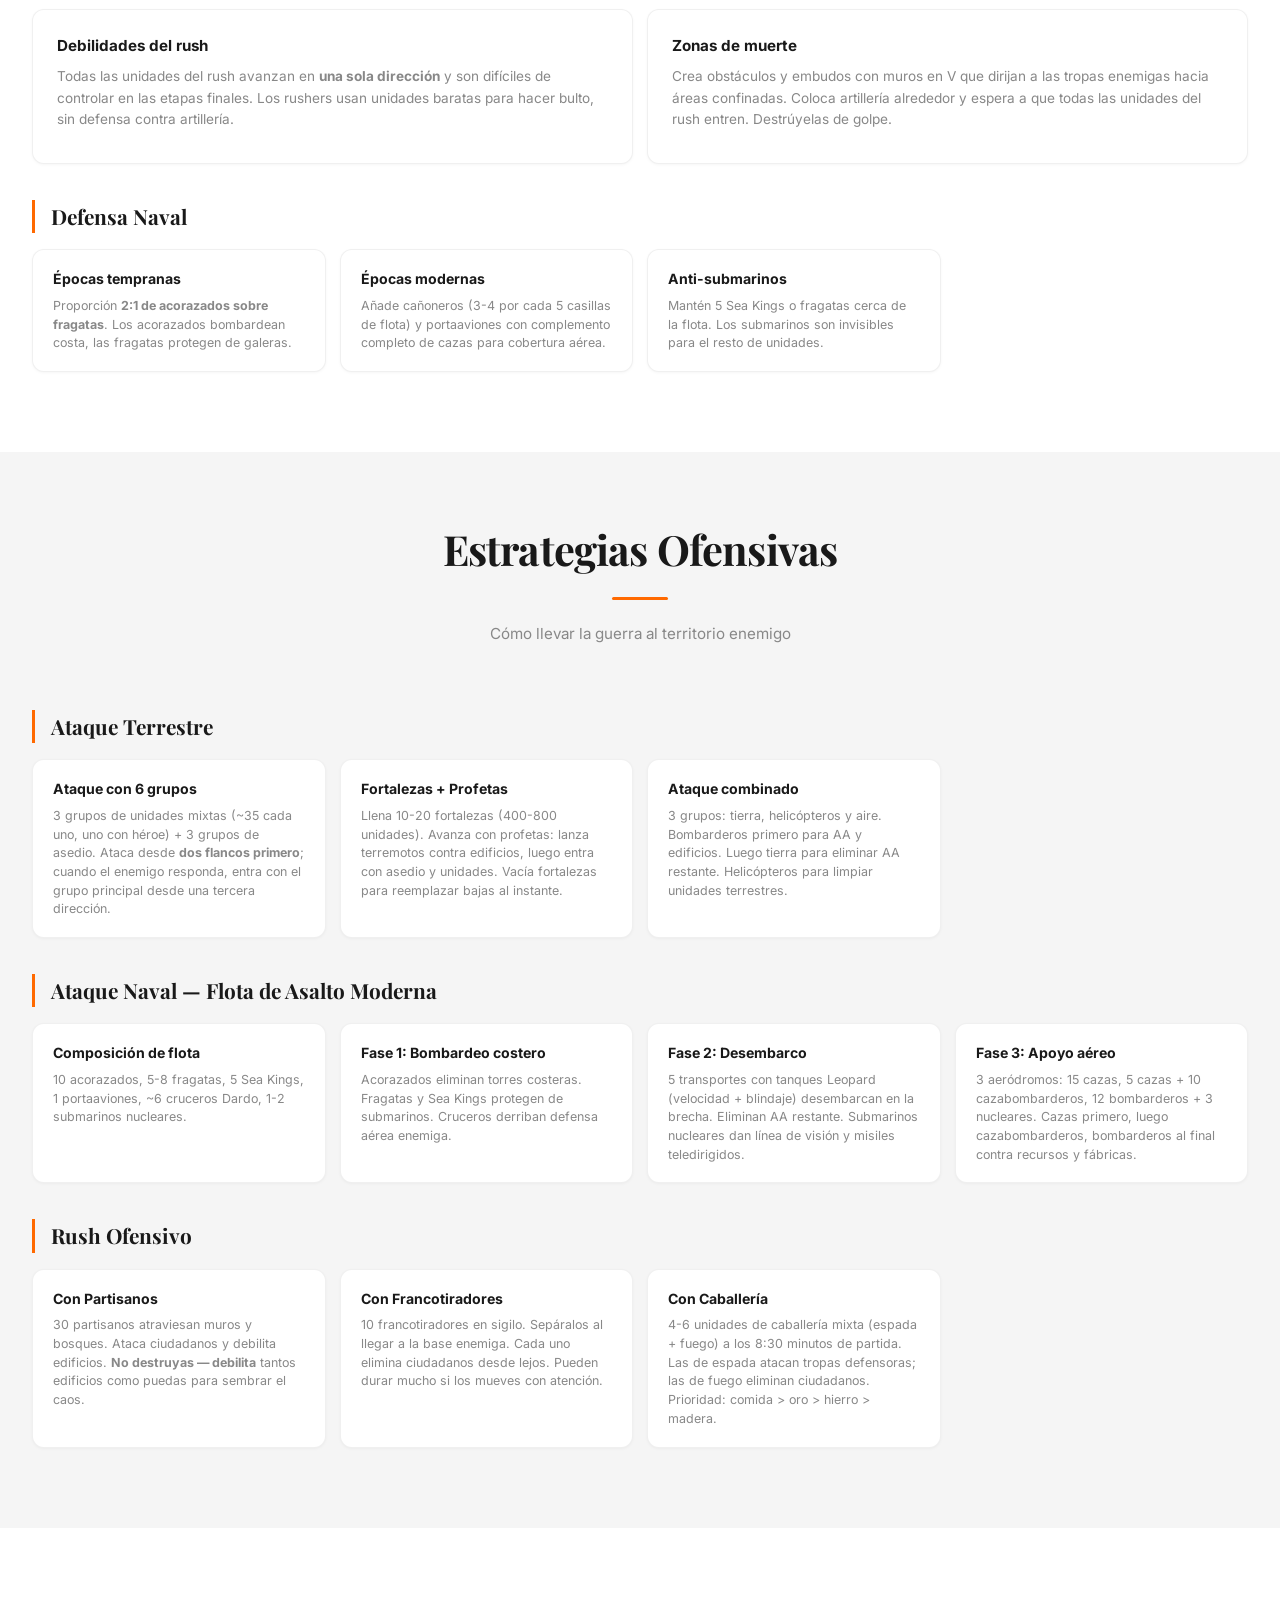
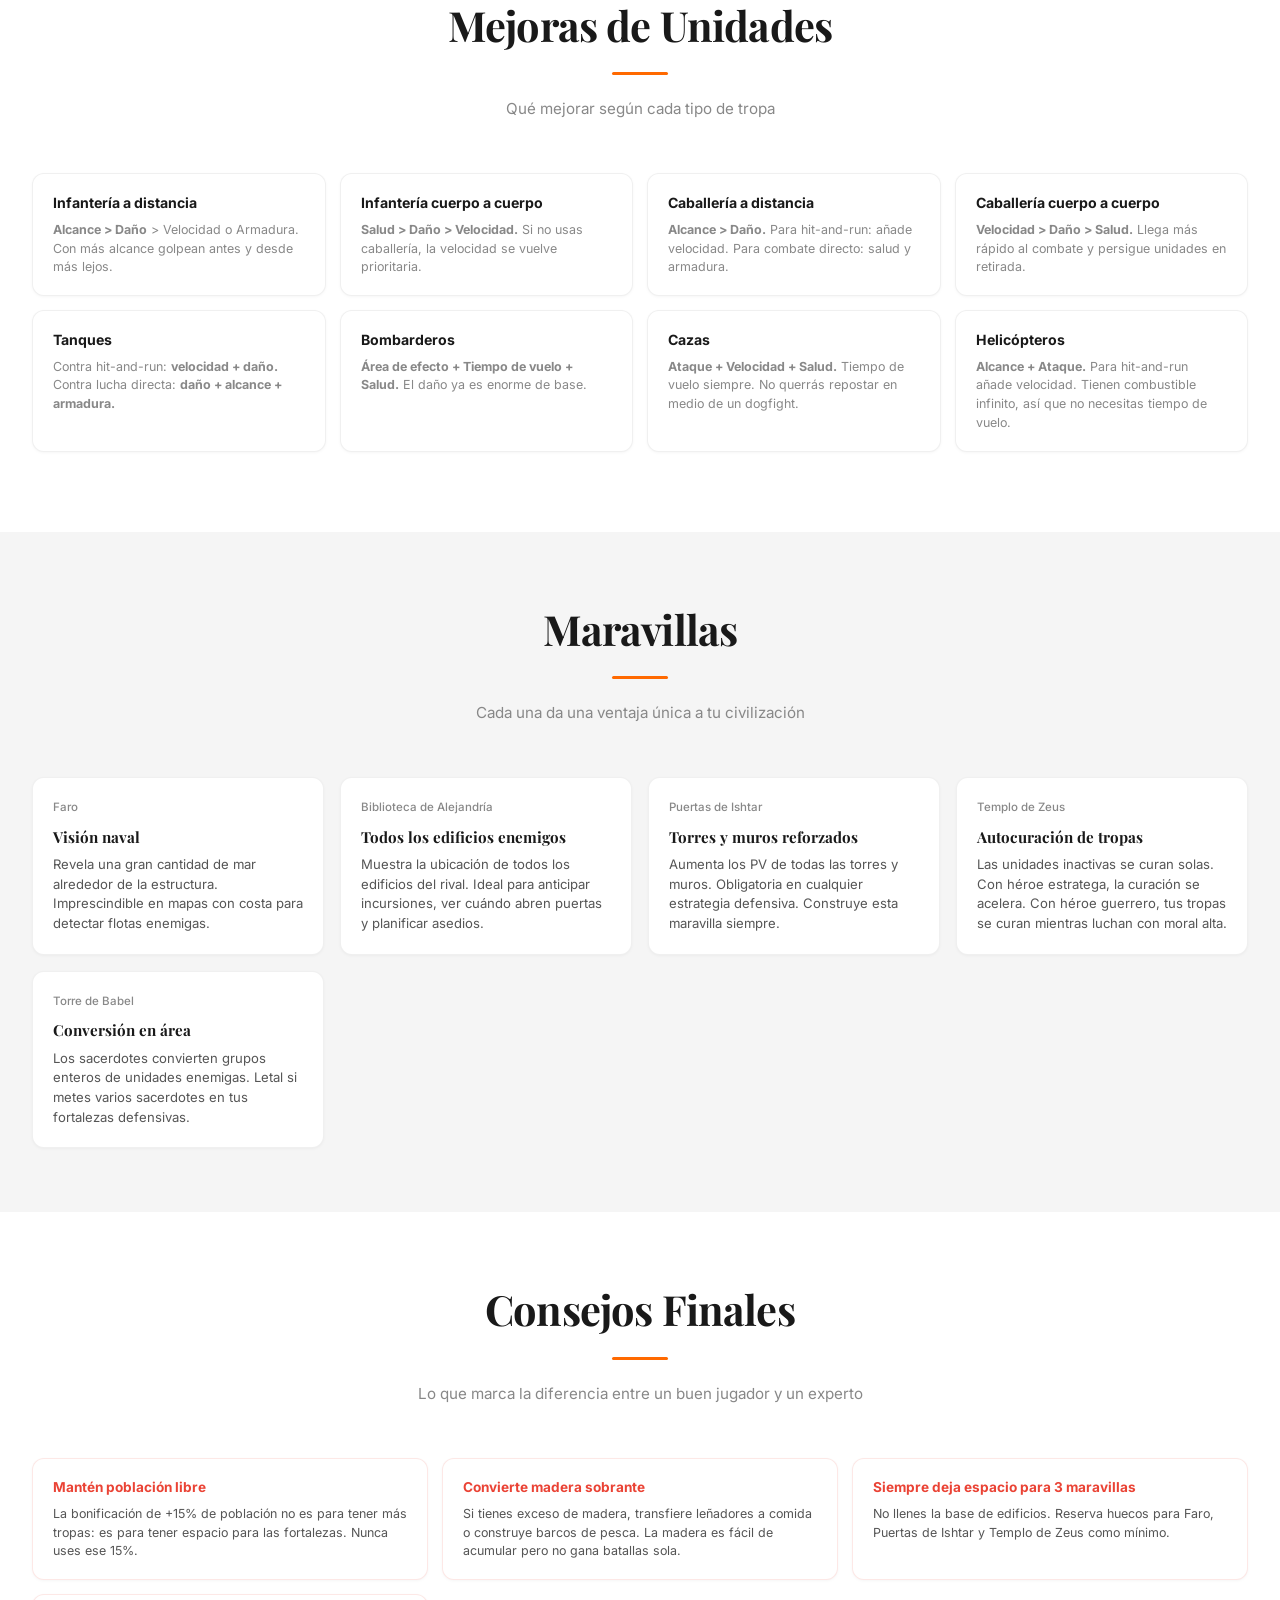
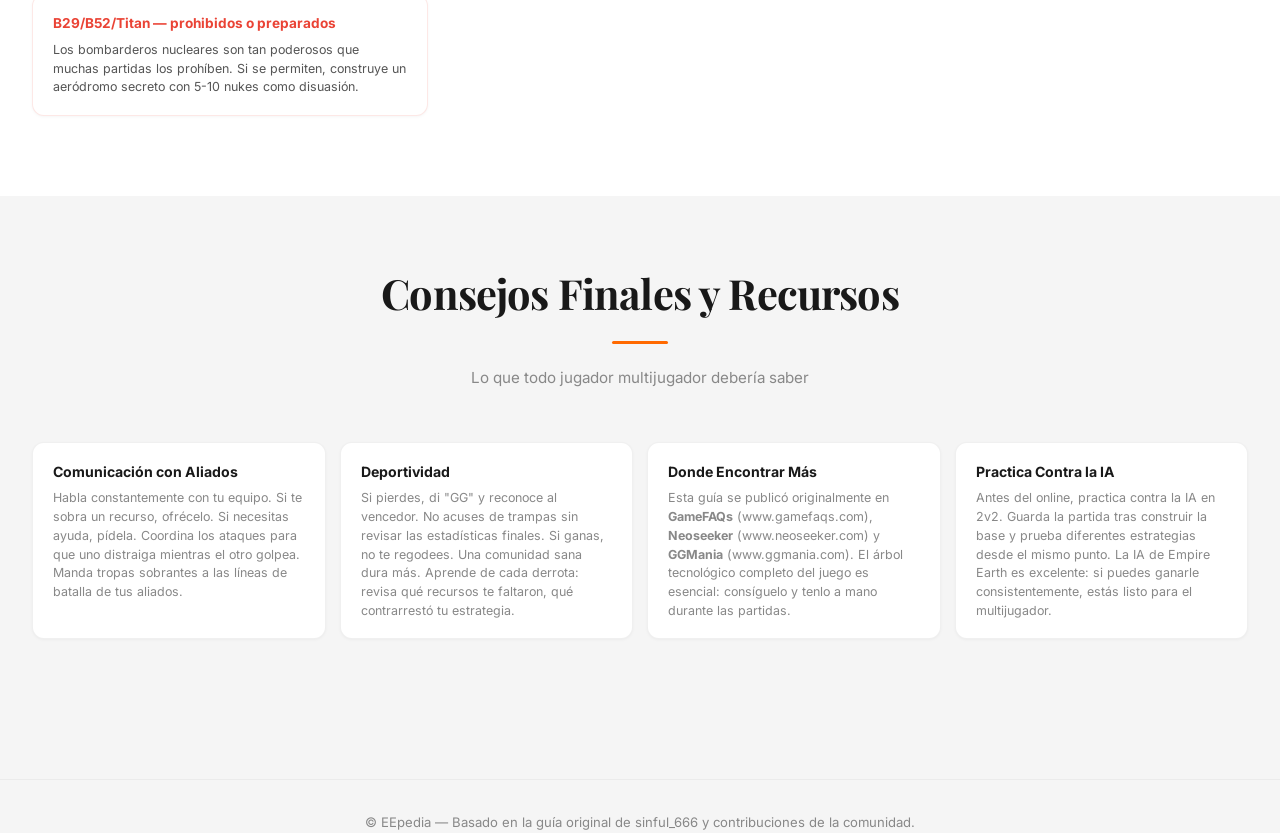
<file: guides/multiplayer.html>
<!DOCTYPE html>
<html lang="es">
<head>
  <meta charset="UTF-8">
  <meta name="viewport" content="width=device-width, initial-scale=1.0">
  <meta name="description" content="Estrategias Multijugador de Empire Earth: elección de civilización, boom vs rush, construcción de base, defensa, ofensiva, mejoras de unidades, maravillas y combate naval.">
  <title>Estrategias Multijugador — Empire Earth</title>
  <link rel="stylesheet" href="../assets/style.css">
  <link rel="preconnect" href="https://fonts.googleapis.com">
  <link rel="preconnect" href="https://fonts.gstatic.com" crossorigin>
  <link href="https://fonts.googleapis.com/css2?family=Inter:wght@400;500;600;700&family=Playfair+Display:wght@600;700&display=swap" rel="stylesheet">
</head>
<body>
  <nav>
    <a href="../index.html" class="nav-brand"><img src="../assets/img/empire-earth-icon.png" class="nav-logo-img" alt="">EEpedia</a>
    <a href="index.html">Guías</a>
    <a href="../units/index.html">Unidades</a>
    <a href="../powers/index.html">Poderes</a>
    <a href="../glitches/index.html">Glitches</a>
    <a href="../civilizations.html">Civilizaciones</a>
    <a href="../calculator.html">Calculadora</a>
  </nav>

  <div class="container">
    <div class="hero">
      <img src="../assets/img/empire-earth-icon.png" alt="EE" class="hero-logo">
      <h1>Estrategias Multijugador</h1>
      <p class="subtitle">Versión 1.2 — Publicado por sinful_666 · Todo lo que necesitas para dominar las partidas competitivas de Empire Earth</p>
    </div>

  </div>

  <div class="sections-wrapper">
    <div class="section-block">
      <div class="container">

    <!-- ===== 1. INTRODUCCIÓN ===== -->
    <div class="section-header" id="intro"><h2>Introducción</h2><p>Qué hace único a Empire Earth y cómo aprovecharlo en multijugador</p></div>

    <div class="dual-card">
      <div class="side">
        <h4>Sistema de combate profundo</h4>
        <p>La efectividad está determinada por tipos de ataque y armadura, no por números fijos. Un soldado con médico puede resistir cientos de enemigos si explotas el sistema roca-papel-tijera.</p>
      </div>
      <div class="side">
        <h4>Personalización total</h4>
        <p>Elige bonificaciones de civilización punto por punto (límite 100). Mejora individualmente cada tipo de unidad en daño, alcance, velocidad, salud, armadura y área de efecto.</p>
      </div>
    </div>

      </div>
    </div>
    <div class="section-block">
      <div class="container">

    <!-- ===== 2. ELECCIÓN DE CIVILIZACIÓN ===== -->
    <div class="section-header" id="civ"><h2>Elección de Civilización</h2><p>100 puntos para personalizar tu estilo de juego</p></div>

    <div class="dual-card">
      <div class="side">
        <h4>Configuración para Boom</h4>
        <p>Busca el <strong>equilibrio</strong>: bonificaciones de extracción (piedra +20%, oro +15%, hierro +15%) más reducción de coste y tiempo de construcción en las unidades que más uses.</p>
        <p style="font-size:0.75rem;color:var(--accent);margin-top:8px">Épocas tardías: prioriza tanques y aviación. Épocas tempranas: arqueros y caballería.</p>
        <div class="res-cost"><div class="res-cost-item"><img src="../assets/img/stone-icon.png" class="res-img" alt="piedra"> +20%</div><div class="res-cost-item"><img src="../assets/img/gold-icon.png" class="res-img" alt="oro"> +15%</div><div class="res-cost-item"><img src="../assets/img/iron-icon.png" class="res-img" alt="hierro"> +15%</div></div>
      </div>
      <div class="side">
        <h4>Configuración para Rush</h4>
        <p>Enfócate en <strong>una sola unidad</strong>: arqueros, caballería o tanques. Máxima reducción de coste y tiempo de construcción para esa unidad. Bonificaciones de recolección según el recurso que uses.</p>
        <p style="font-size:0.75rem;color:var(--accent);margin-top:8px">Arqueros: madera + oro. Caballería: comida + hierro. Tanques/aviones: hierro + oro.</p>
        <div class="res-cost"><div class="res-cost-item"><img src="../assets/img/wood-icon.png" class="res-img" alt="madera"> madera/arqueros</div><div class="res-cost-item"><img src="../assets/img/iron-icon.png" class="res-img" alt="hierro"> hierro/tanques</div></div>
      </div>
    </div>

    <h3>Bonificaciones imprescindibles</h3>
    <div class="unit-grid">
      <div class="unit-card">
        <div class="unit-body"><h4>+15% al límite de población</h4><p>Con 300 de límite te da 45 unidades extra. Esencial para la estrategia de fortalezas. Solo cuesta 9 puntos.</p></div>
      </div>
      <div class="unit-card">
        <div class="unit-body"><h4>+20% minería de piedra</h4><p>La piedra es el recurso defensivo más importante: torres, muros y maravillas. Además suele ser el más escaso en los mapas.</p></div>
      </div>
      <div class="unit-card">
        <div class="unit-body"><h4>+15% minería de oro</h4><p>Se usa en casi todas las unidades, en todas las épocas, y en prácticamente todas las investigaciones.</p></div>
      </div>
      <div class="unit-card">
        <div class="unit-body"><h4>+15% minería de hierro</h4><p>Imprescindible en eras atómicas y posteriores. Todo lleva hierro: tanques, aviones, cibers.</p></div>
      </div>
    </div>

      </div>
    </div>
    <div class="section-block">
      <div class="container">

    <!-- ===== 3. ESTRATEGIAS GENERALES ===== -->
    <div class="section-header" id="gen"><h2>Estrategias Generales</h2><p>Principios universales para cualquier partida</p></div>

    <div class="dual-card">
      <div class="side">
        <h4>Equilibrio ataque-defensa</h4>
        <p>Ataca siempre con un ejército <strong>más pequeño</strong> de lo que dejas defendiendo (proporción 1:2). Cuando el enemigo se desgaste, manda la defensa al ataque y produce reemplazos.</p>
      </div>
      <div class="side">
        <h4>Bases múltiples</h4>
        <p>Construye <strong>2-3 bases</strong>, cada una con edificios de producción, defensas y recolección propia. Contra rivales avanzados no te darán tiempo a expandirte, así que sé rápido.</p>
      </div>
    </div>

      </div>
    </div>
    <div class="section-block">
      <div class="container">

    <!-- ===== 4. CONSTRUCCIÓN DE BASE ===== -->
    <div class="section-header" id="base"><h2>Construcción de Base</h2><p>La plantilla para Boom y Rush</p></div>

    <div class="dual-card">
      <div class="side">
        <h4>Base Boom</h4>
        <p>Puebla asentamientos a centros urbanos (5 ciudadanos mínimo). <strong>6 ciudadanos en cada parche, 12-24 leñadores, 16 granjeros</strong> con graneros poblados (8 ciudadanos cada uno). Al menos 3 de cada edificio de producción.</p>
      </div>
      <div class="side">
        <h4>Base Rush</h4>
        <p>El objetivo no es eliminar al enemigo, sino <strong>debilitarlo</strong>. Construye el barracón lo antes posible. Sigue la misma plantilla de base que en boom, pero adelanta la producción militar sin comprometer ciudadanos.</p>
      </div>
    </div>

      </div>
    </div>
    <div class="section-block">
      <div class="container">

    <!-- ===== 5. DEFENSA ===== -->
    <div class="section-header" id="def"><h2>Estrategias Defensivas</h2><p>Cómo convertir tu base en una fortaleza inexpugnable</p></div>

    <div class="strat-index">
      <div class="strat-card">
        <div class="strat-header"><span class="strat-num">Muralla de Torres</span></div>
        <img src="../assets/img/tower-icon.png" class="res-icon-card" alt="Torres">
        <h3>Defensa masiva con torres</h3>
        <p>Una torre no sirve. 10 funcionan. 50 imponen. 100-500 crean una fortaleza real. Construye torres en capas alrededor de la base, añade templos entre ellas y hospitales cerca. En épocas avanzadas, completa con AA.</p>
      </div>
      <div class="strat-card">
        <div class="strat-header"><span class="strat-num">Muros Dobles</span></div>
        <img src="../assets/img/tower-icon.png" class="res-icon-card" alt="Muros">
        <h3>Muros + Torres + Artillería</h3>
        <p>Capa exterior lejos de la base como alerta temprana. Capa interior cerca de la base con ejército esperando. Coloca artillería detrás de la segunda muralla. Cuando rompan la primera, tus tropas ya están listas.</p>
      </div>
      <div class="strat-card">
        <div class="strat-header"><span class="strat-num">Fortalezas</span></div>
        <img src="../assets/img/capitol-icon.png" class="res-icon-card" alt="Fortalezas">
        <h3>Fortalezas pobladas (exclusivo EE)</h3>
        <p>Construye fortalezas, llénalas de unidades y mantén población libre con la bonificación +15%. Cuando ataquen, vacía la fortaleza más cercana. Con 40 fortalezas llenas, nadie se atreve a asaltarte.</p>
      </div>
      <div class="strat-card">
        <div class="strat-header"><span class="strat-num">Aeródromos</span></div>
        <img src="../assets/img/airport-icon.png" class="res-icon-card" alt="Aeródromos">
        <h3>Defensa aérea reactiva</h3>
        <p>En épocas avanzadas, coloca aeródromos defensivos con 3-9 bombarderos cada uno. Al detectar un ataque, asigna waypoints al área de combate. Respuesta inmediata sin mover tropas terrestres.</p>
      </div>
    </div>

    <h3>Defensa Anti-Rush</h3>
    <div class="dual-card">
      <div class="side">
        <h4>Debilidades del rush</h4>
        <p>Todas las unidades del rush avanzan en <strong>una sola dirección</strong> y son difíciles de controlar en las etapas finales. Los rushers usan unidades baratas para hacer bulto, sin defensa contra artillería.</p>
      </div>
      <div class="side">
        <h4>Zonas de muerte</h4>
        <p>Crea obstáculos y embudos con muros en V que dirijan a las tropas enemigas hacia áreas confinadas. Coloca artillería alrededor y espera a que todas las unidades del rush entren. Destrúyelas de golpe.</p>
      </div>
    </div>

    <h3>Defensa Naval</h3>
    <div class="unit-grid">
      <div class="unit-card"><div class="unit-body"><h4>Épocas tempranas</h4><p>Proporción <strong>2:1 de acorazados sobre fragatas</strong>. Los acorazados bombardean costa, las fragatas protegen de galeras.</p></div></div>
      <div class="unit-card"><div class="unit-body"><h4>Épocas modernas</h4><p>Añade cañoneros (3-4 por cada 5 casillas de flota) y portaaviones con complemento completo de cazas para cobertura aérea.</p></div></div>
      <div class="unit-card"><div class="unit-body"><h4>Anti-submarinos</h4><p>Mantén 5 Sea Kings o fragatas cerca de la flota. Los submarinos son invisibles para el resto de unidades.</p></div></div>
    </div>

      </div>
    </div>
    <div class="section-block">
      <div class="container">

    <!-- ===== 6. OFENSIVA ===== -->
    <div class="section-header" id="off"><h2>Estrategias Ofensivas</h2><p>Cómo llevar la guerra al territorio enemigo</p></div>

    <h3>Ataque Terrestre</h3>
    <div class="unit-grid">
      <div class="unit-card"><div class="unit-body"><h4>Ataque con 6 grupos</h4><p>3 grupos de unidades mixtas (~35 cada uno, uno con héroe) + 3 grupos de asedio. Ataca desde <strong>dos flancos primero</strong>; cuando el enemigo responda, entra con el grupo principal desde una tercera dirección.</p></div></div>
      <div class="unit-card"><div class="unit-body"><h4>Fortalezas + Profetas</h4><p>Llena 10-20 fortalezas (400-800 unidades). Avanza con profetas: lanza terremotos contra edificios, luego entra con asedio y unidades. Vacía fortalezas para reemplazar bajas al instante.</p></div></div>
      <div class="unit-card"><div class="unit-body"><h4>Ataque combinado</h4><p>3 grupos: tierra, helicópteros y aire. Bombarderos primero para AA y edificios. Luego tierra para eliminar AA restante. Helicópteros para limpiar unidades terrestres.</p></div></div>
    </div>

    <h3>Ataque Naval — Flota de Asalto Moderna</h3>
    <div class="unit-grid">
      <div class="unit-card"><div class="unit-body"><h4>Composición de flota</h4><p>10 acorazados, 5-8 fragatas, 5 Sea Kings, 1 portaaviones, ~6 cruceros Dardo, 1-2 submarinos nucleares.</p></div></div>
      <div class="unit-card"><div class="unit-body"><h4>Fase 1: Bombardeo costero</h4><p>Acorazados eliminan torres costeras. Fragatas y Sea Kings protegen de submarinos. Cruceros derriban defensa aérea enemiga.</p></div></div>
      <div class="unit-card"><div class="unit-body"><h4>Fase 2: Desembarco</h4><p>5 transportes con tanques Leopard (velocidad + blindaje) desembarcan en la brecha. Eliminan AA restante. Submarinos nucleares dan línea de visión y misiles teledirigidos.</p></div></div>
      <div class="unit-card"><div class="unit-body"><h4>Fase 3: Apoyo aéreo</h4><p>3 aeródromos: 15 cazas, 5 cazas + 10 cazabombarderos, 12 bombarderos + 3 nucleares. Cazas primero, luego cazabombarderos, bombarderos al final contra recursos y fábricas.</p></div></div>
    </div>

    <h3>Rush Ofensivo</h3>
    <div class="unit-grid">
      <div class="unit-card"><div class="unit-body"><h4>Con Partisanos</h4><p>30 partisanos atraviesan muros y bosques. Ataca ciudadanos y debilita edificios. <strong>No destruyas — debilita</strong> tantos edificios como puedas para sembrar el caos.</p></div></div>
      <div class="unit-card"><div class="unit-body"><h4>Con Francotiradores</h4><p>10 francotiradores en sigilo. Sepáralos al llegar a la base enemiga. Cada uno elimina ciudadanos desde lejos. Pueden durar mucho si los mueves con atención.</p></div></div>
      <div class="unit-card"><div class="unit-body"><h4>Con Caballería</h4><p>4-6 unidades de caballería mixta (espada + fuego) a los 8:30 minutos de partida. Las de espada atacan tropas defensoras; las de fuego eliminan ciudadanos. Prioridad: comida > oro > hierro > madera.</p></div></div>
    </div>

      </div>
    </div>
    <div class="section-block">
      <div class="container">

    <!-- ===== 7. MEJORAS DE UNIDADES ===== -->
    <div class="section-header" id="upg"><h2>Mejoras de Unidades</h2><p>Qué mejorar según cada tipo de tropa</p></div>

    <div class="unit-grid">
      <div class="unit-card"><div class="unit-body"><h4>Infantería a distancia</h4><p><strong>Alcance > Daño</strong> > Velocidad o Armadura. Con más alcance golpean antes y desde más lejos.</p></div></div>
      <div class="unit-card"><div class="unit-body"><h4>Infantería cuerpo a cuerpo</h4><p><strong>Salud > Daño > Velocidad.</strong> Si no usas caballería, la velocidad se vuelve prioritaria.</p></div></div>
      <div class="unit-card"><div class="unit-body"><h4>Caballería a distancia</h4><p><strong>Alcance > Daño.</strong> Para hit-and-run: añade velocidad. Para combate directo: salud y armadura.</p></div></div>
      <div class="unit-card"><div class="unit-body"><h4>Caballería cuerpo a cuerpo</h4><p><strong>Velocidad > Daño > Salud.</strong> Llega más rápido al combate y persigue unidades en retirada.</p></div></div>
      <div class="unit-card"><div class="unit-body"><h4>Tanques</h4><p>Contra hit-and-run: <strong>velocidad + daño.</strong> Contra lucha directa: <strong>daño + alcance + armadura.</strong></p></div></div>
      <div class="unit-card"><div class="unit-body"><h4>Bombarderos</h4><p><strong>Área de efecto + Tiempo de vuelo + Salud.</strong> El daño ya es enorme de base.</p></div></div>
      <div class="unit-card"><div class="unit-body"><h4>Cazas</h4><p><strong>Ataque + Velocidad + Salud.</strong> Tiempo de vuelo siempre. No querrás repostar en medio de un dogfight.</p></div></div>
      <div class="unit-card"><div class="unit-body"><h4>Helicópteros</h4><p><strong>Alcance + Ataque.</strong> Para hit-and-run añade velocidad. Tienen combustible infinito, así que no necesitas tiempo de vuelo.</p></div></div>
    </div>

      </div>
    </div>
    <div class="section-block">
      <div class="container">

    <!-- ===== 8. MARAVILLAS ===== -->
    <div class="section-header" id="wond"><h2>Maravillas</h2><p>Cada una da una ventaja única a tu civilización</p></div>

    <div class="strat-index">
      <div class="strat-card">
        <div class="strat-header"><span class="strat-num">Faro</span></div>
        <h3>Visión naval</h3>
        <p>Revela una gran cantidad de mar alrededor de la estructura. Imprescindible en mapas con costa para detectar flotas enemigas.</p>
      </div>
      <div class="strat-card">
        <div class="strat-header"><span class="strat-num">Biblioteca de Alejandría</span></div>
        <h3>Todos los edificios enemigos</h3>
        <p>Muestra la ubicación de todos los edificios del rival. Ideal para anticipar incursiones, ver cuándo abren puertas y planificar asedios.</p>
      </div>
      <div class="strat-card">
        <div class="strat-header"><span class="strat-num">Puertas de Ishtar</span></div>
        <h3>Torres y muros reforzados</h3>
        <p>Aumenta los PV de todas las torres y muros. Obligatoria en cualquier estrategia defensiva. Construye esta maravilla siempre.</p>
      </div>
      <div class="strat-card">
        <div class="strat-header"><span class="strat-num">Templo de Zeus</span></div>
        <h3>Autocuración de tropas</h3>
        <p>Las unidades inactivas se curan solas. Con héroe estratega, la curación se acelera. Con héroe guerrero, tus tropas se curan mientras luchan con moral alta.</p>
      </div>
      <div class="strat-card">
        <div class="strat-header"><span class="strat-num">Torre de Babel</span></div>
        <h3>Conversión en área</h3>
        <p>Los sacerdotes convierten grupos enteros de unidades enemigas. Letal si metes varios sacerdotes en tus fortalezas defensivas.</p>
      </div>
    </div>

      </div>
    </div>
    <div class="section-block">
      <div class="container">

    <!-- ===== TIPS FINALES ===== -->
    <div class="section-header" id="tips"><h2>Consejos Finales</h2><p>Lo que marca la diferencia entre un buen jugador y un experto</p></div>

    <div class="tips-grid">
      <div class="tip-card"><h4>Mantén población libre</h4><p>La bonificación de +15% de población no es para tener más tropas: es para tener espacio para las fortalezas. Nunca uses ese 15%.</p></div>
      <div class="tip-card"><h4>Convierte madera sobrante</h4><p>Si tienes exceso de madera, transfiere leñadores a comida o construye barcos de pesca. La madera es fácil de acumular pero no gana batallas sola.</p></div>
      <div class="tip-card"><h4>Siempre deja espacio para 3 maravillas</h4><p>No llenes la base de edificios. Reserva huecos para Faro, Puertas de Ishtar y Templo de Zeus como mínimo.</p></div>
      <div class="tip-card"><h4>B29/B52/Titan — prohibidos o preparados</h4><p>Los bombarderos nucleares son tan poderosos que muchas partidas los prohíben. Si se permiten, construye un aeródromo secreto con 5-10 nukes como disuasión.</p></div>
    </div>
      </div>
    </div>
    <div class="section-block">
      <div class="container">

    <div class="section-header"><h2>Consejos Finales y Recursos</h2><p>Lo que todo jugador multijugador debería saber</p></div>

    <div class="unit-grid">
      <div class="unit-card"><div class="unit-body"><h4>Comunicación con Aliados</h4><p>Habla constantemente con tu equipo. Si te sobra un recurso, ofrécelo. Si necesitas ayuda, pídela. Coordina los ataques para que uno distraiga mientras el otro golpea. Manda tropas sobrantes a las líneas de batalla de tus aliados.</p></div></div>
      <div class="unit-card"><div class="unit-body"><h4>Deportividad</h4><p>Si pierdes, di "GG" y reconoce al vencedor. No acuses de trampas sin revisar las estadísticas finales. Si ganas, no te regodees. Una comunidad sana dura más. Aprende de cada derrota: revisa qué recursos te faltaron, qué contrarrestó tu estrategia.</p></div></div>
      <div class="unit-card"><div class="unit-body"><h4>Donde Encontrar Más</h4><p>Esta guía se publicó originalmente en <strong>GameFAQs</strong> (www.gamefaqs.com), <strong>Neoseeker</strong> (www.neoseeker.com) y <strong>GGMania</strong> (www.ggmania.com). El árbol tecnológico completo del juego es esencial: consíguelo y tenlo a mano durante las partidas.</p></div></div>
      <div class="unit-card"><div class="unit-body"><h4>Practica Contra la IA</h4><p>Antes del online, practica contra la IA en 2v2. Guarda la partida tras construir la base y prueba diferentes estrategias desde el mismo punto. La IA de Empire Earth es excelente: si puedes ganarle consistentemente, estás listo para el multijugador.</p></div></div>
    </div>
  </div>
    </div>
  </div>

  <footer>
    <p>© EEpedia — Basado en la guía original de sinful_666 y contribuciones de la comunidad.</p>
  </footer>
</body>
</html>
</file>
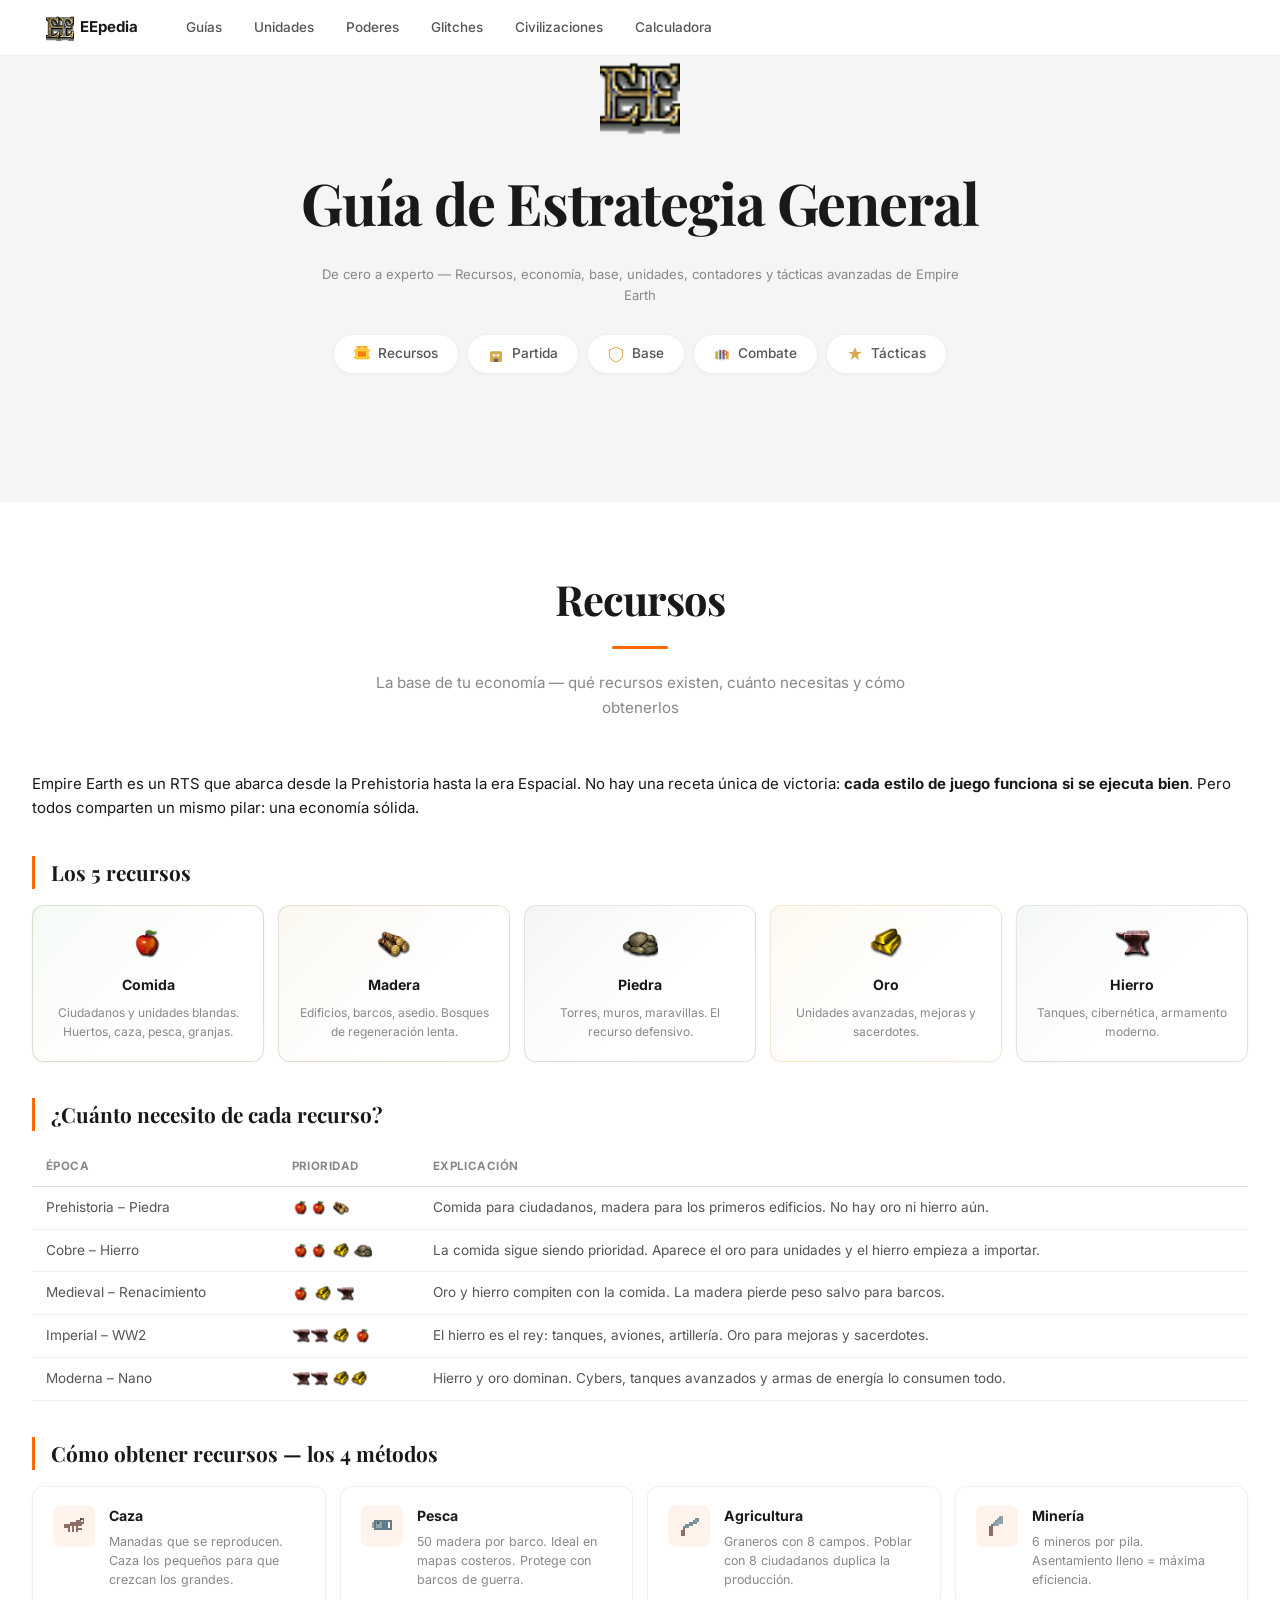
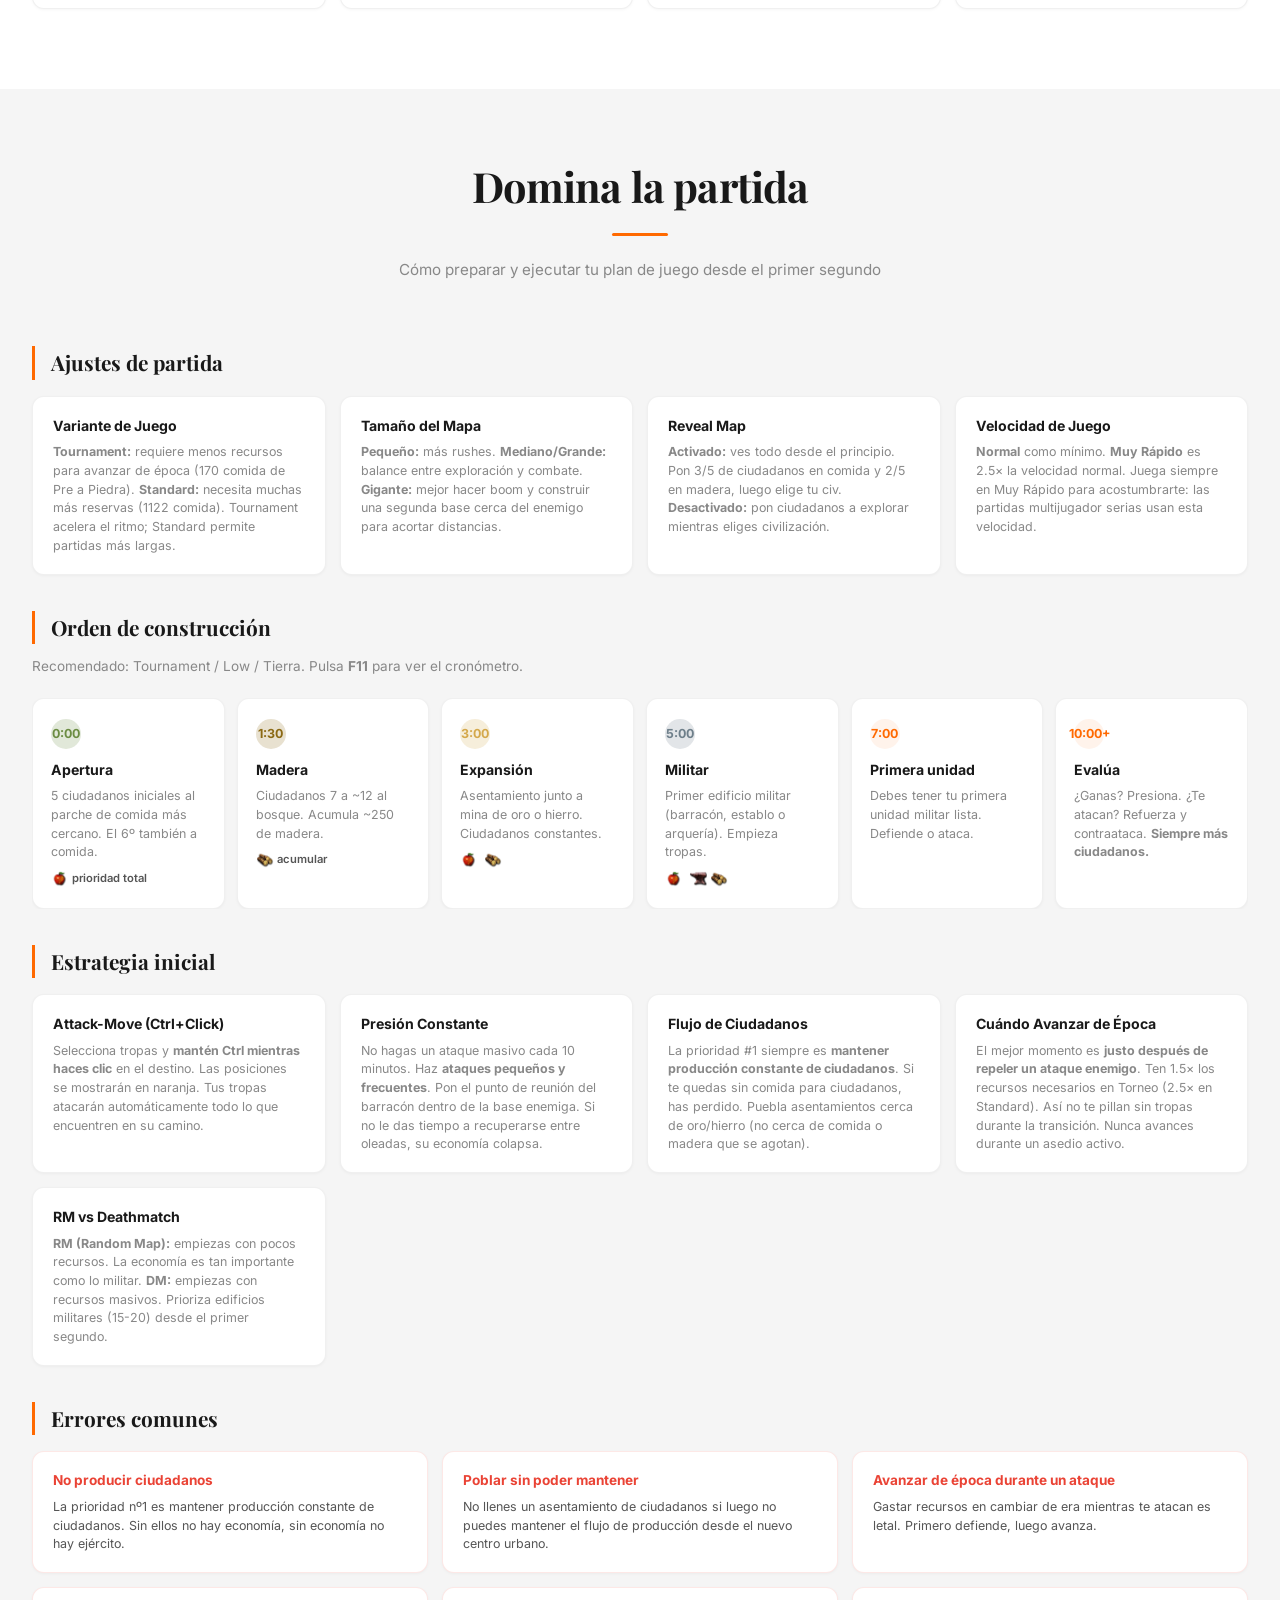
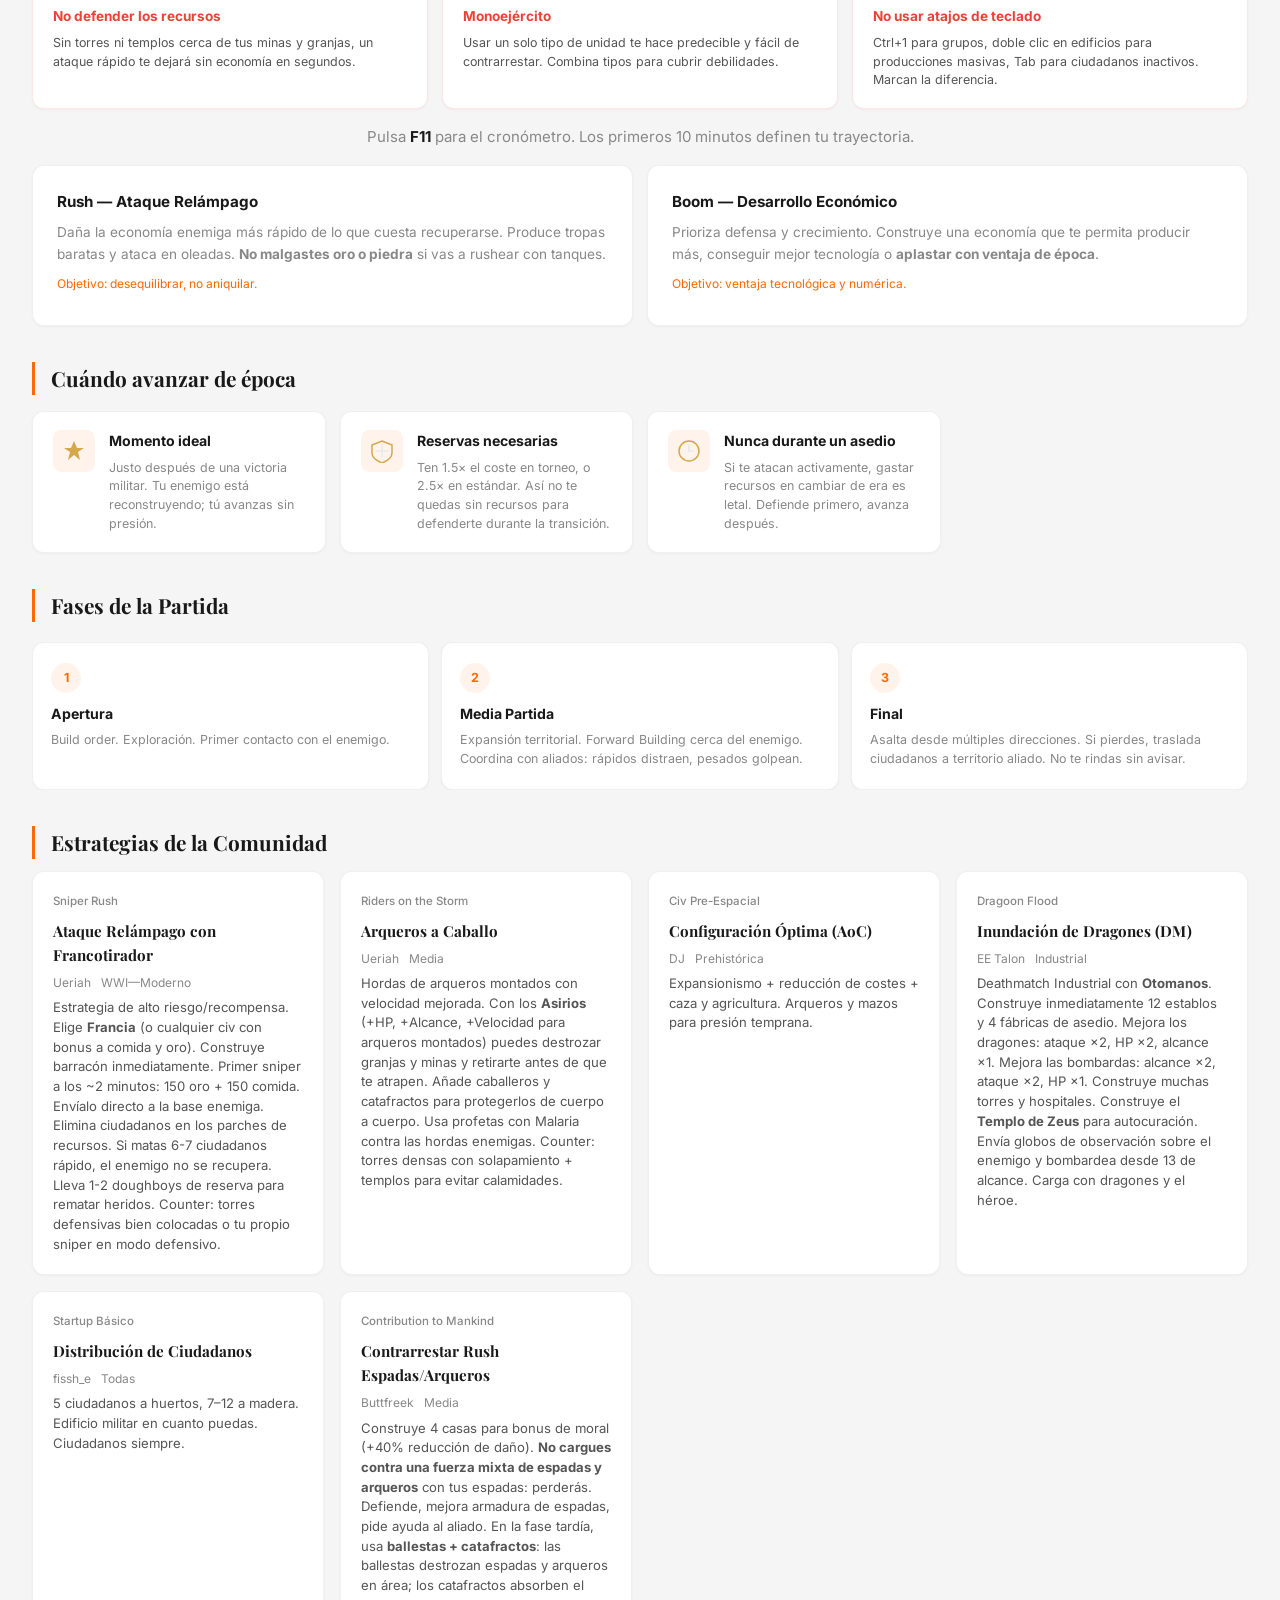
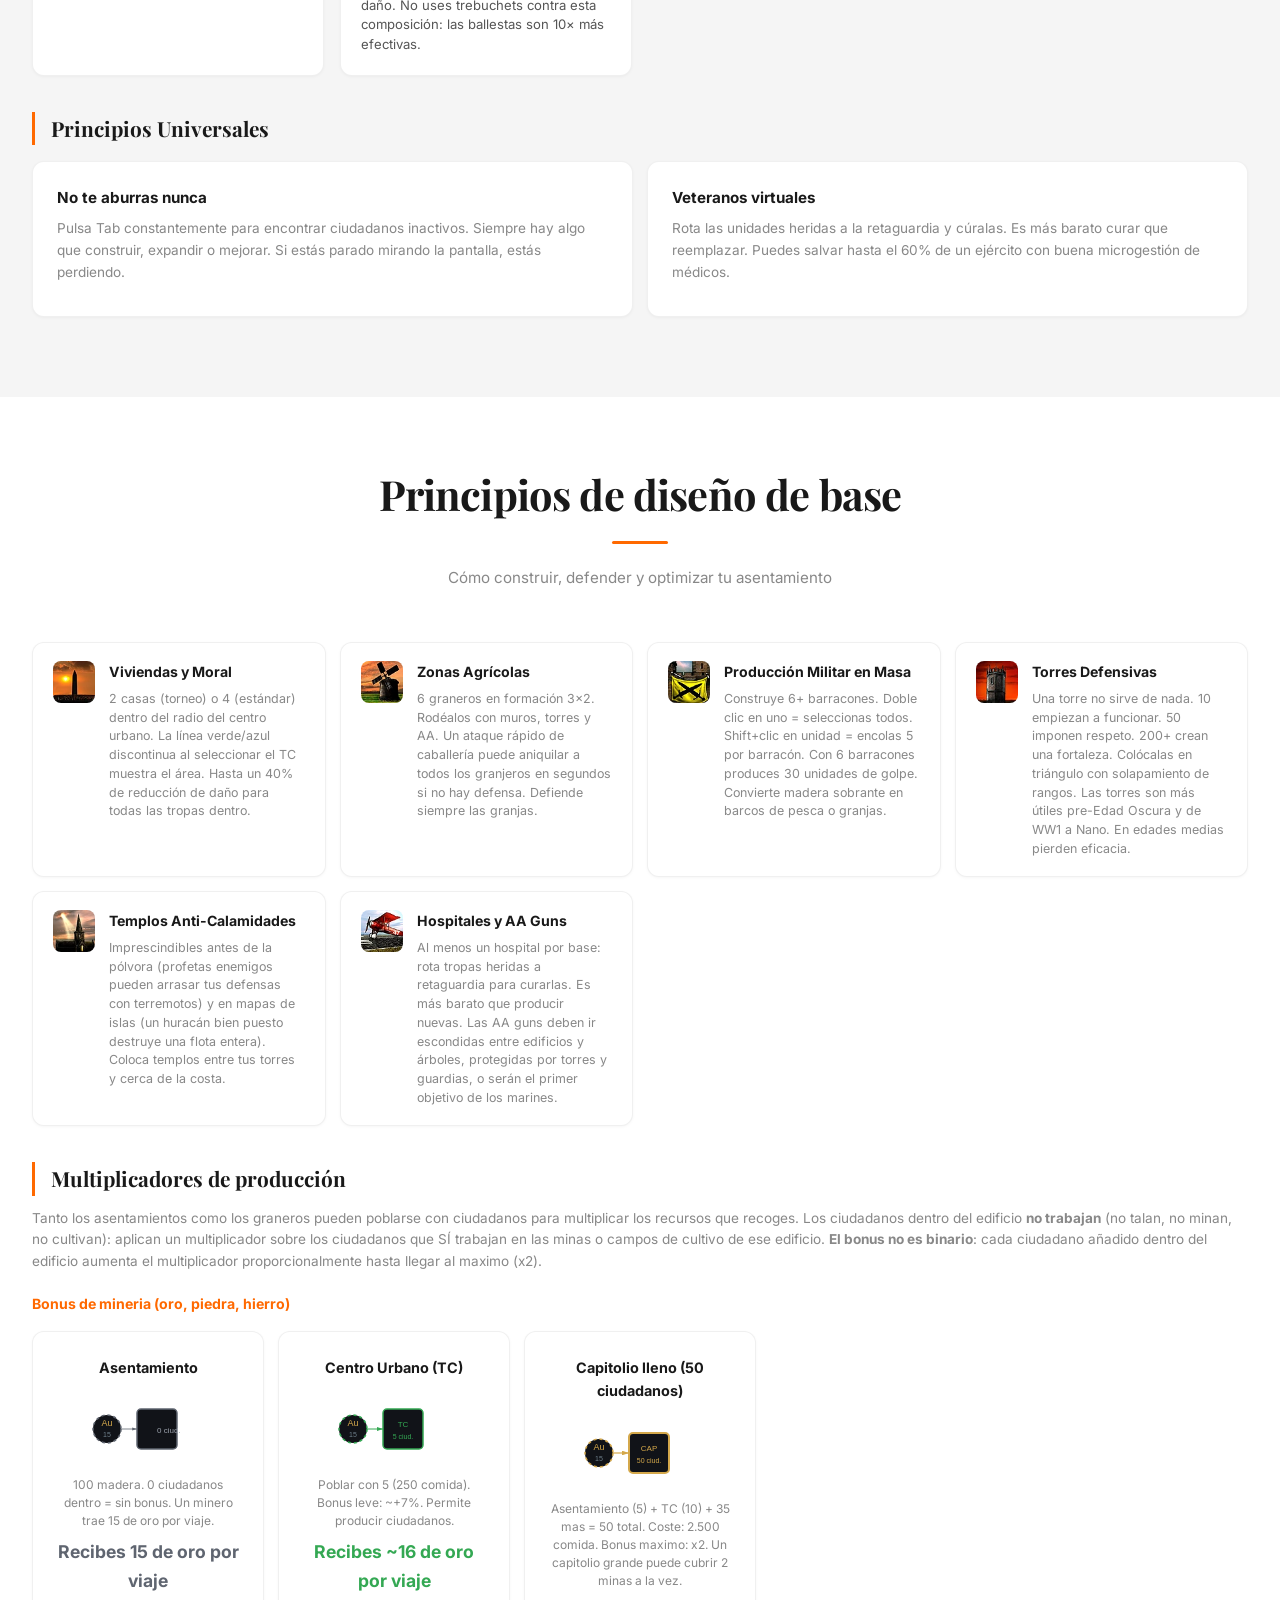
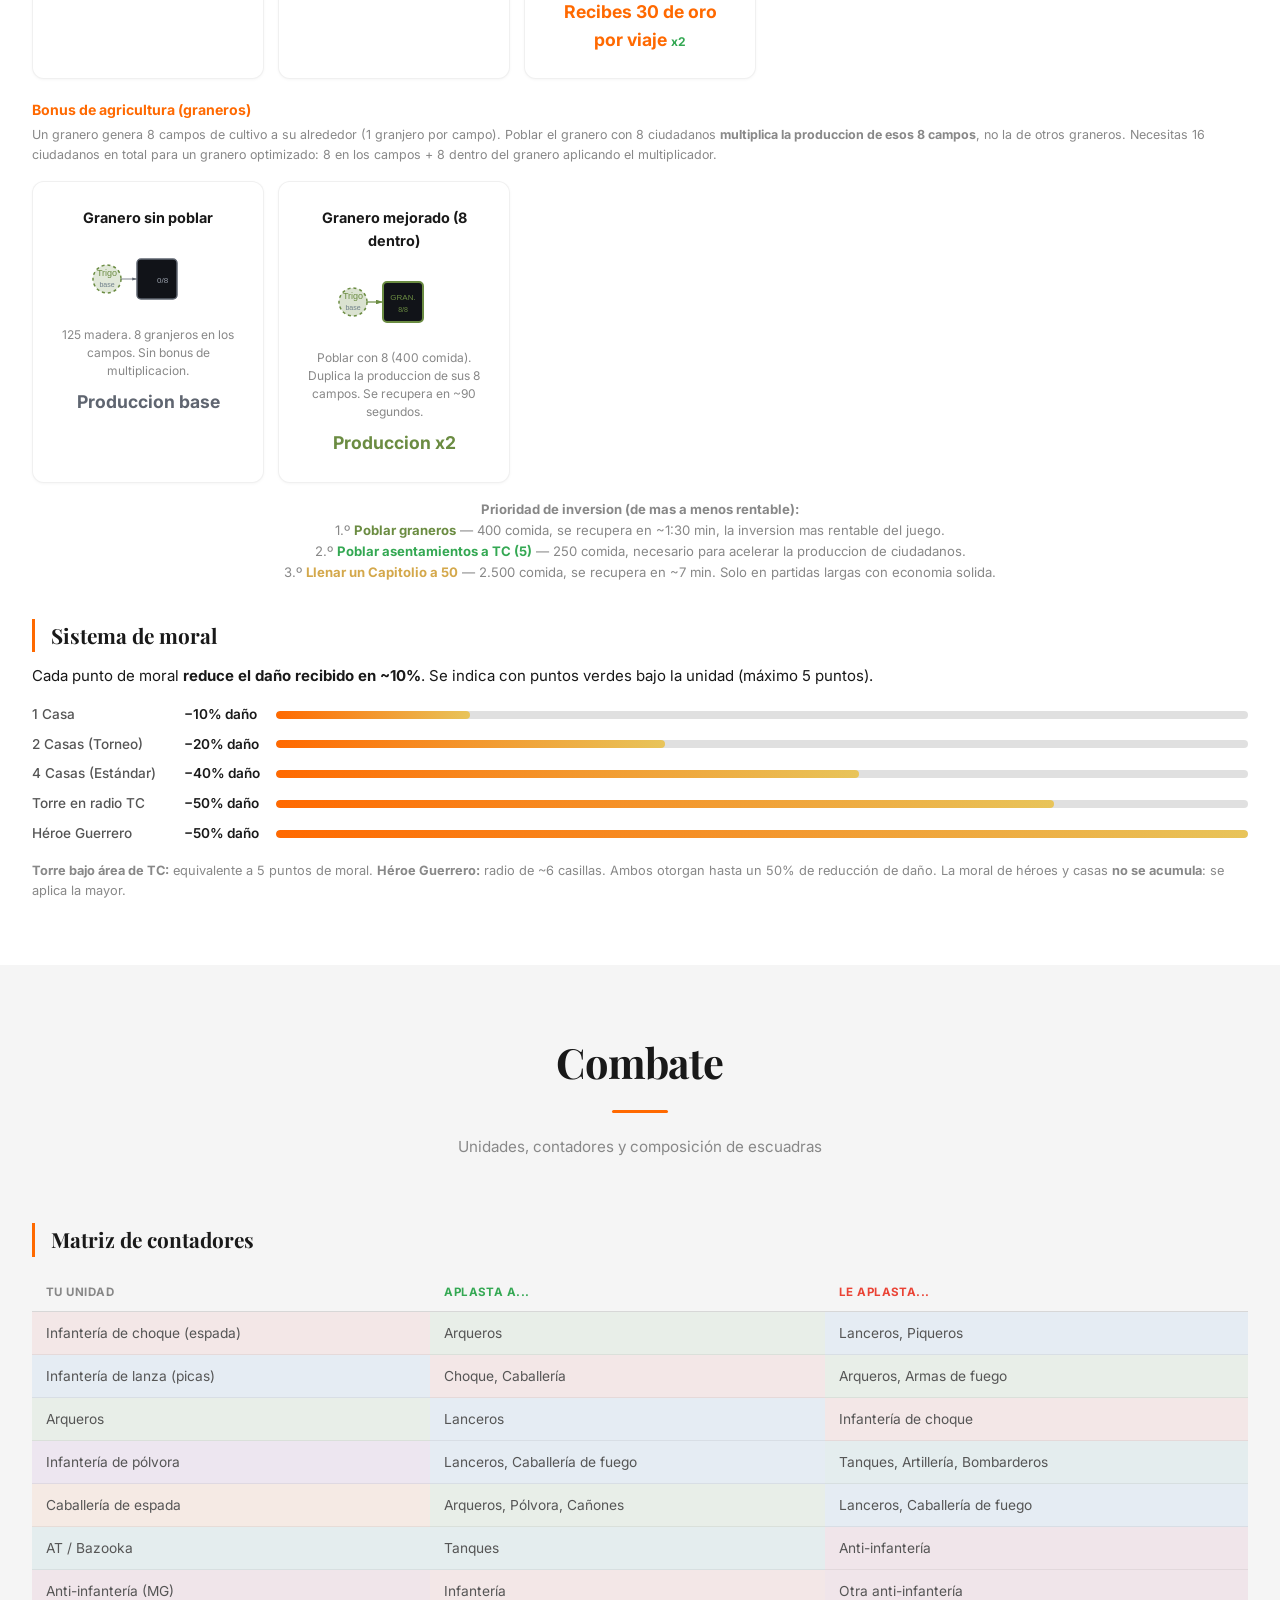
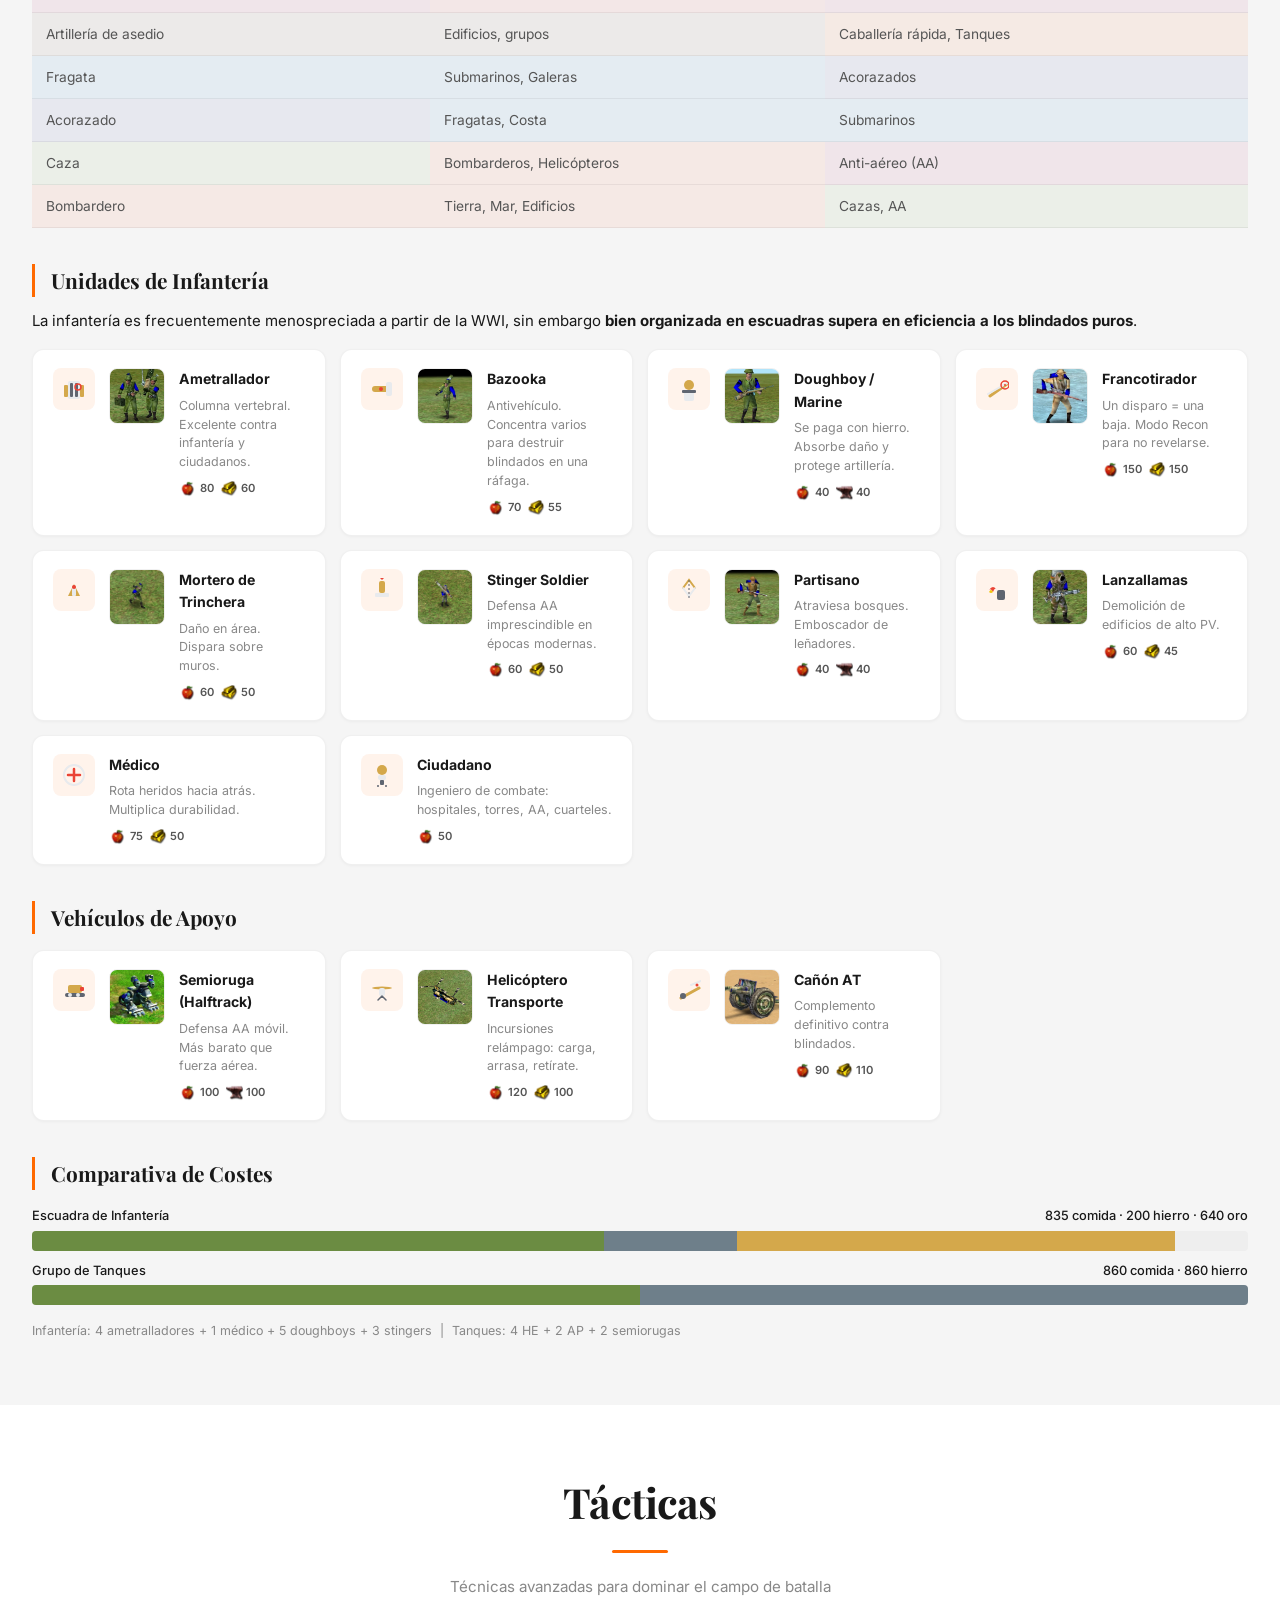
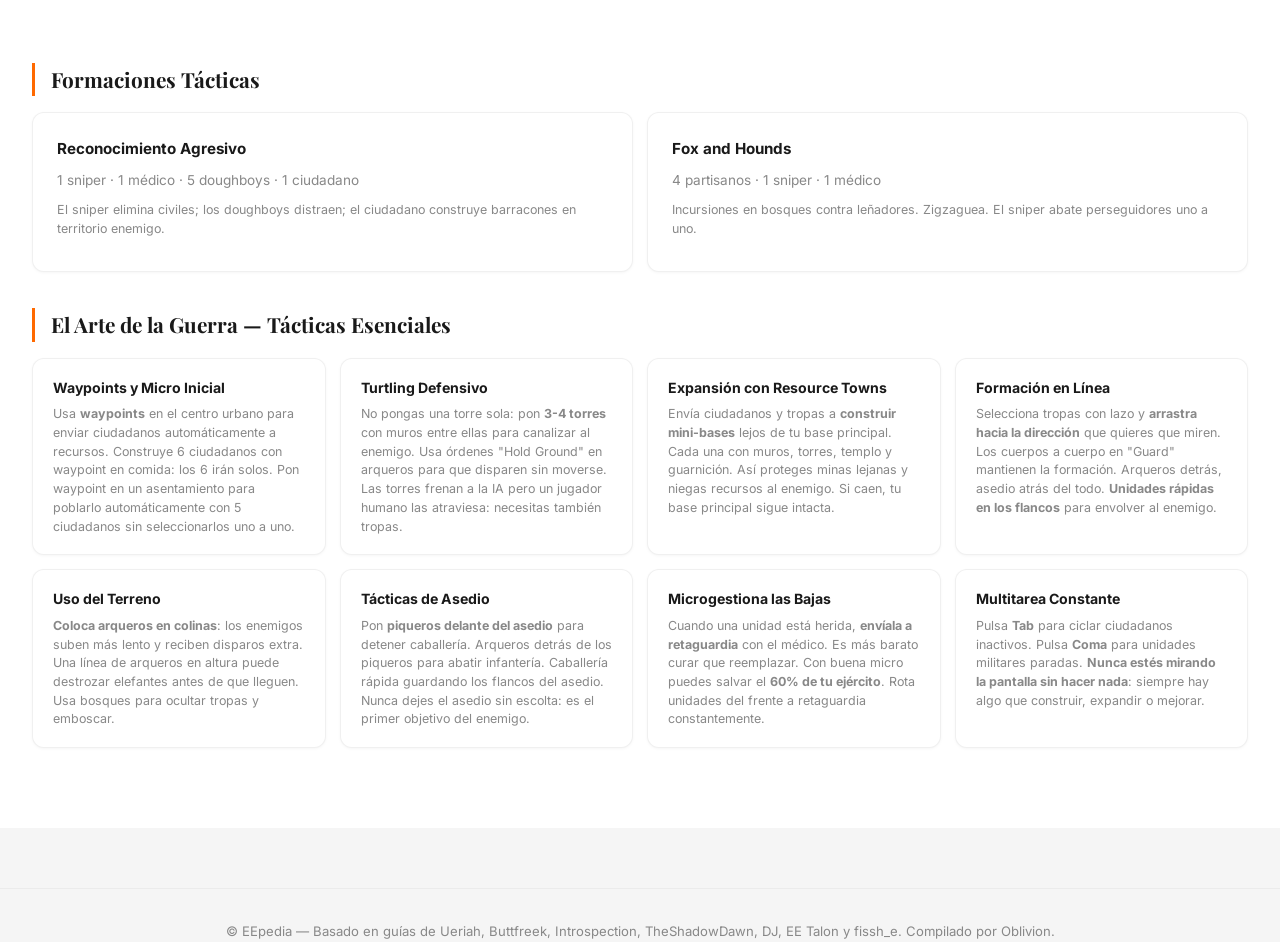
<file: guides/strategy.html>
<!DOCTYPE html>
<html lang="es">
<head>
  <meta charset="UTF-8">
  <meta name="viewport" content="width=device-width, initial-scale=1.0">
  <meta name="description" content="Guía completa de Empire Earth: recursos, economía, construcción de base, unidades, contadores, estrategia Rush vs Boom y técnicas avanzadas.">
  <title>Guía de Estrategia — Empire Earth</title>
  <link rel="stylesheet" href="../assets/style.css">
  <link rel="preconnect" href="https://fonts.googleapis.com">
  <link rel="preconnect" href="https://fonts.gstatic.com" crossorigin>
  <link href="https://fonts.googleapis.com/css2?family=Inter:wght@400;500;600;700&family=Playfair+Display:wght@600;700&display=swap" rel="stylesheet">
</head>
<body>
  <nav>
    <a href="../index.html" class="nav-brand"><img src="../assets/img/empire-earth-icon.png" class="nav-logo-img" alt="">EEpedia</a>
    <a href="index.html">Guías</a>
    <a href="../units/index.html">Unidades</a>
    <a href="../powers/index.html">Poderes</a>
    <a href="../glitches/index.html">Glitches</a>
    <a href="../civilizations.html">Civilizaciones</a>
    <a href="../calculator.html">Calculadora</a>
  </nav>

  <svg xmlns="http://www.w3.org/2000/svg" style="display:none"><defs>
    <g id="icon-mg"><rect x="2" y="8" width="4" height="12" rx="1" fill="#d4a84b"/><rect x="18" y="8" width="4" height="12" rx="1" fill="#d4a84b"/><rect x="6" y="4" width="12" height="18" rx="2" fill="#e8eaed"/><rect x="8" y="6" width="3" height="14" rx="1" fill="#5f6570"/><rect x="13" y="6" width="3" height="14" rx="1" fill="#5f6570"/><circle cx="16" cy="10" r="3" fill="none" stroke="#ea4335" stroke-width="1.5"/></g>
    <g id="icon-bazooka"><rect x="2" y="9" width="20" height="6" rx="3" fill="#d4a84b"/><rect x="16" y="5" width="6" height="14" rx="2" fill="#e8eaed"/><circle cx="11" cy="12" r="2" fill="#ea4335"/></g>
    <g id="icon-marine"><circle cx="12" cy="8" r="5" fill="#d4a84b"/><rect x="7" y="13" width="10" height="11" rx="2" fill="#e8eaed"/><rect x="5" y="13" width="14" height="3" rx="1" fill="#5f6570"/></g>
    <g id="icon-sniper"><line x1="5" y1="19" x2="22" y2="7" stroke="#d4a84b" stroke-width="3" stroke-linecap="round"/><line x1="3" y1="17" x2="24" y2="5" stroke="#e8eaed" stroke-width="2" stroke-linecap="round"/><circle cx="20" cy="8" r="4" fill="none" stroke="#ea4335" stroke-width="1.5"/><circle cx="20" cy="8" r="1" fill="#ea4335"/></g>
    <g id="icon-mortar"><path d="M12 6 L18 18 L6 18 Z" fill="#d4a84b"/><rect x="10" y="10" width="4" height="8" rx="1" fill="#e8eaed"/><circle cx="12" cy="9" r="2" fill="#ea4335"/></g>
    <g id="icon-stinger"><rect x="9" y="3" width="6" height="12" rx="2" fill="#d4a84b"/><rect x="5" y="15" width="14" height="4" rx="1" fill="#e8eaed"/><polygon points="12,2 10,0 14,0" fill="#ea4335"/></g>
    <g id="icon-partisan"><path d="M6 10 L12 2 L18 10" fill="none" stroke="#d4a84b" stroke-width="2" stroke-linecap="round"/><path d="M6 10 L12 18 L18 10" fill="none" stroke="#e8eaed" stroke-width="2" stroke-linecap="round"/><line x1="12" y1="2" x2="12" y2="22" stroke="#5f6570" stroke-width="1" stroke-dasharray="2,2"/></g>
    <g id="icon-flame"><rect x="12" y="12" width="8" height="10" rx="2" fill="#5f6570"/><path d="M4 12 Q8 6 12 12 Q10 8 8 14 Q6 10 4 12" fill="#ea4335"/><path d="M4 14 Q6 10 8 14 Q6 16 4 14" fill="#f1c40f"/></g>
    <g id="icon-medic"><circle cx="12" cy="12" r="10" fill="none" stroke="#e8eaed" stroke-width="2"/><line x1="12" y1="6" x2="12" y2="18" stroke="#ea4335" stroke-width="2.5" stroke-linecap="round"/><line x1="6" y1="12" x2="18" y2="12" stroke="#ea4335" stroke-width="2.5" stroke-linecap="round"/></g>
    <g id="icon-citizen"><circle cx="12" cy="7" r="5" fill="#d4a84b"/><rect x="8" y="12" width="8" height="5" rx="2" fill="#e8eaed"/><rect x="10" y="17" width="4" height="5" rx="1" fill="#5f6570"/><rect x="7" y="22" width="2" height="2" rx="1" fill="#5f6570"/><rect x="15" y="22" width="2" height="2" rx="1" fill="#5f6570"/></g>
    <g id="icon-halftrack"><rect x="6" y="7" width="14" height="8" rx="2" fill="#d4a84b"/><rect x="3" y="15" width="20" height="4" rx="2" fill="#5f6570"/><circle cx="8" cy="17" r="2" fill="#e8eaed"/><circle cx="16" cy="17" r="2" fill="#e8eaed"/><rect x="18" y="9" width="4" height="4" rx="1" fill="#ea4335"/></g>
    <g id="icon-heli"><ellipse cx="12" cy="10" rx="10" ry="1.5" fill="#d4a84b"/><rect x="9" y="10" width="6" height="8" rx="2" fill="#e8eaed"/><path d="M12 18 L8 22 M12 18 L16 22" stroke="#5f6570" stroke-width="1.5" stroke-linecap="round"/></g>
    <g id="icon-atgun"><line x1="4" y1="20" x2="22" y2="10" stroke="#d4a84b" stroke-width="3" stroke-linecap="round"/><circle cx="6" cy="18" r="3" fill="#5f6570"/><line x1="14" y1="7" x2="24" y2="3" stroke="#e8eaed" stroke-width="2" stroke-linecap="round"/><circle cx="20" cy="7" r="1.5" fill="#ea4335"/></g>
    <g id="icon-shield"><path d="M12 2 L22 6 L22 14 Q22 20 12 24 Q2 20 2 14 L2 6 Z" fill="none" stroke="#d4a84b" stroke-width="1.5"/><path d="M12 6 L12 18 M6 12 L18 12" stroke="#e8eaed" stroke-width="1.5" stroke-linecap="round"/></g>
    <g id="icon-food">
      <rect x="10" y="0" width="2" height="4" fill="#5d4037"/>
      <rect x="8" y="2" width="4" height="2" fill="#388e3c"/>
      <rect x="6" y="4" width="4" height="4" fill="#d32f2f"/>
      <rect x="10" y="2" width="4" height="2" fill="#388e3c"/>
      <rect x="4" y="6" width="6" height="4" fill="#d32f2f"/>
      <rect x="10" y="4" width="8" height="8" fill="#d32f2f"/>
      <rect x="18" y="6" width="2" height="6" fill="#d32f2f"/>
      <rect x="6" y="10" width="4" height="4" fill="#d32f2f"/>
      <rect x="16" y="10" width="2" height="6" fill="#d32f2f"/>
      <rect x="8" y="14" width="8" height="4" fill="#d32f2f"/>
      <rect x="10" y="16" width="4" height="4" fill="#c62828"/>
      <rect x="6" y="6" width="4" height="4" fill="#ef9a9a"/>
    </g>
    <g id="icon-hunt">
      <rect x="2" y="10" width="6" height="4" fill="#8d6e63"/>
      <rect x="8" y="8" width="6" height="4" fill="#8d6e63"/>
      <rect x="14" y="6" width="6" height="6" fill="#8d6e63"/>
      <rect x="18" y="4" width="4" height="2" fill="#8d6e63"/>
      <rect x="18" y="4" width="2" height="2" fill="#5d4037"/>
      <rect x="20" y="6" width="2" height="4" fill="#8d6e63"/>
      <rect x="14" y="12" width="2" height="6" fill="#8d6e63"/>
      <rect x="10" y="12" width="2" height="6" fill="#8d6e63"/>
      <rect x="6" y="12" width="2" height="6" fill="#8d6e63"/>
      <rect x="16" y="14" width="4" height="2" fill="#8d6e63"/>
      <circle cx="20" cy="7" r="1" fill="#fff"/>
    </g>
    <g id="icon-fish">
      <rect x="2" y="8" width="2" height="6" fill="#90a4ae"/>
      <rect x="4" y="6" width="14" height="10" fill="#607d8b"/>
      <rect x="18" y="6" width="4" height="2" fill="#607d8b"/>
      <rect x="18" y="14" width="4" height="2" fill="#607d8b"/>
      <rect x="20" y="8" width="2" height="6" fill="#607d8b"/>
      <rect x="6" y="8" width="6" height="6" fill="#90a4ae"/>
      <circle cx="8" cy="9" r="1" fill="#263238"/>
    </g>
    <g id="icon-sickle">
      <rect x="4" y="16" width="4" height="6" fill="#8d6e63"/>
      <rect x="6" y="14" width="2" height="2" fill="#8d6e63"/>
      <rect x="6" y="12" width="6" height="2" fill="#78909c"/>
      <rect x="8" y="10" width="8" height="2" fill="#78909c"/>
      <rect x="12" y="8" width="8" height="2" fill="#78909c"/>
      <rect x="16" y="6" width="6" height="2" fill="#78909c"/>
      <rect x="18" y="4" width="4" height="2" fill="#78909c"/>
      <rect x="18" y="6" width="2" height="2" fill="#90a4ae"/>
    </g>
    <g id="icon-pickaxe">
      <rect x="4" y="12" width="4" height="10" fill="#8d6e63"/>
      <rect x="6" y="10" width="2" height="2" fill="#8d6e63"/>
      <rect x="8" y="8" width="6" height="4" fill="#90a4ae"/>
      <rect x="12" y="4" width="6" height="6" fill="#90a4ae"/>
      <rect x="14" y="2" width="4" height="2" fill="#90a4ae"/>
      <rect x="10" y="6" width="2" height="2" fill="#78909c"/>
      <rect x="8" y="10" width="2" height="2" fill="#78909c"/>
      <rect x="14" y="4" width="2" height="2" fill="#78909c"/>
    </g>
    <g id="icon-wood">
      <rect x="2" y="0" width="20" height="4" fill="#6d4c41"/>
      <rect x="2" y="20" width="20" height="4" fill="#6d4c41"/>
      <rect x="4" y="4" width="16" height="16" fill="#8d6e63"/>
      <rect x="8" y="4" width="2" height="16" fill="#5d4037"/>
      <rect x="14" y="4" width="2" height="16" fill="#5d4037"/>
      <rect x="4" y="10" width="16" height="2" fill="#6d4c41"/>
      <rect x="0" y="4" width="4" height="16" fill="#5d4037"/>
      <rect x="20" y="4" width="4" height="16" fill="#5d4037"/>
    </g>
    <g id="icon-stone">
      <rect x="2" y="2" width="20" height="20" fill="#757575"/>
      <rect x="4" y="4" width="4" height="4" fill="#9e9e9e"/>
      <rect x="12" y="2" width="4" height="4" fill="#9e9e9e"/>
      <rect x="6" y="12" width="6" height="4" fill="#9e9e9e"/>
      <rect x="14" y="14" width="6" height="4" fill="#9e9e9e"/>
      <rect x="2" y="8" width="4" height="2" fill="#616161"/>
      <rect x="18" y="8" width="4" height="2" fill="#616161"/>
      <rect x="8" y="18" width="8" height="4" fill="#616161"/>
    </g>
    <g id="icon-gold">
      <rect x="4" y="0" width="16" height="4" fill="#f9a825"/>
      <rect x="2" y="4" width="20" height="16" fill="#fbc02d"/>
      <rect x="4" y="6" width="16" height="12" fill="#fdd835"/>
      <rect x="6" y="8" width="12" height="8" fill="#f57f17"/>
      <rect x="10" y="2" width="4" height="2" fill="#fff59d"/>
      <rect x="0" y="6" width="2" height="2" fill="#f9a825"/>
      <rect x="22" y="6" width="2" height="2" fill="#f9a825"/>
      <rect x="0" y="16" width="2" height="2" fill="#f9a825"/>
      <rect x="22" y="16" width="2" height="2" fill="#f9a825"/>
    </g>
    <g id="icon-iron">
      <rect x="4" y="2" width="16" height="4" fill="#78909c"/>
      <rect x="2" y="6" width="20" height="14" fill="#546e7a"/>
      <rect x="4" y="8" width="16" height="10" fill="#607d8b"/>
      <rect x="6" y="10" width="12" height="6" fill="#90a4ae"/>
      <rect x="8" y="4" width="2" height="2" fill="#b0bec5"/>
      <rect x="14" y="4" width="2" height="2" fill="#b0bec5"/>
      <rect x="0" y="10" width="2" height="2" fill="#78909c"/>
      <rect x="22" y="10" width="2" height="2" fill="#78909c"/>
      <rect x="0" y="14" width="2" height="2" fill="#78909c"/>
      <rect x="22" y="14" width="2" height="2" fill="#78909c"/>
    </g>
    <g id="icon-star"><polygon points="12,2 15,9 22,9 16,13 18,21 12,16 6,21 8,13 2,9 9,9" fill="#d4a84b"/></g>
    <g id="icon-clock"><circle cx="12" cy="12" r="10" fill="none" stroke="#d4a84b" stroke-width="1.5"/><line x1="12" y1="12" x2="12" y2="6" stroke="#e8eaed" stroke-width="2" stroke-linecap="round"/><line x1="12" y1="12" x2="16" y2="12" stroke="#e8eaed" stroke-width="1.5" stroke-linecap="round"/></g>
    <g id="icon-crosshair"><circle cx="12" cy="12" r="9" fill="none" stroke="#d4a84b" stroke-width="1.5"/><line x1="12" y1="3" x2="12" y2="21" stroke="#e8eaed" stroke-width="1" stroke-dasharray="2,2"/><line x1="3" y1="12" x2="21" y2="12" stroke="#e8eaed" stroke-width="1" stroke-dasharray="2,2"/><circle cx="12" cy="12" r="2" fill="#ea4335"/></g>
    <g id="icon-eye"><path d="M2 12 Q6 5 12 5 Q18 5 22 12 Q18 19 12 19 Q6 19 2 12 Z" fill="none" stroke="#d4a84b" stroke-width="1.5"/><circle cx="12" cy="12" r="3" fill="#e8eaed"/></g>
    <g id="icon-building"><rect x="3" y="8" width="18" height="16" rx="2" fill="#d4a84b"/><rect x="7" y="12" width="4" height="4" fill="#e8eaed"/><rect x="13" y="12" width="4" height="4" fill="#e8eaed"/><rect x="9" y="19" width="6" height="5" fill="#5f6570"/></g>
    <g id="icon-wall"><rect x="2" y="6" width="20" height="3" fill="#7a7a7a"/><rect x="2" y="15" width="20" height="3" fill="#7a7a7a"/><rect x="6" y="9" width="3" height="6" fill="#d4a84b"/><rect x="15" y="9" width="3" height="6" fill="#d4a84b"/></g>
  </defs></svg>

  <div class="container">
    <div class="hero">
      <img src="../assets/img/empire-earth-icon.png" alt="EE" class="hero-logo">
      <h1>Guía de Estrategia General</h1>
      <p class="subtitle">De cero a experto — Recursos, economía, base, unidades, contadores y tácticas avanzadas de Empire Earth</p>
    </div>

    <!-- ===== ROADMAP SIMPLE ===== -->
    <div class="roadmap-simple">
      <a href="#recursos" class="roadmap-step"><svg viewBox="0 0 24 24" width="16" height="16" style="vertical-align:middle;margin-right:4px"><use href="#icon-gold"/></svg> Recursos</a>
      <a href="#domina-la-partida" class="roadmap-step"><svg viewBox="0 0 24 24" width="16" height="16" style="vertical-align:middle;margin-right:4px"><use href="#icon-building"/></svg> Partida</a>
      <a href="#diseno-base" class="roadmap-step"><svg viewBox="0 0 24 24" width="16" height="16" style="vertical-align:middle;margin-right:4px"><use href="#icon-shield"/></svg> Base</a>
      <a href="#combate" class="roadmap-step"><svg viewBox="0 0 24 24" width="16" height="16" style="vertical-align:middle;margin-right:4px"><use href="#icon-mg"/></svg> Combate</a>
      <a href="#tacticas" class="roadmap-step"><svg viewBox="0 0 24 24" width="16" height="16" style="vertical-align:middle;margin-right:4px"><use href="#icon-star"/></svg> Tácticas</a>
    </div>
  </div>

  <div class="sections-wrapper">
    <div class="section-block">
      <div class="container">

    <!-- ================================================================ -->
    <!-- RECURSOS -->
    <!-- ================================================================ -->
    <div class="section-header" id="recursos"><h2>Recursos</h2><p>La base de tu economía — qué recursos existen, cuánto necesitas y cómo obtenerlos</p></div>
    <p>Empire Earth es un RTS que abarca desde la Prehistoria hasta la era Espacial. No hay una receta única de victoria: <strong>cada estilo de juego funciona si se ejecuta bien</strong>. Pero todos comparten un mismo pilar: una economía sólida.</p>

    <h3>Los 5 recursos</h3>
    <div class="resource-grid">
      <div class="resource-card res-food"><img src="../assets/img/food-icon.png" class="res-icon-card" alt="comida"><h4>Comida</h4><p>Ciudadanos y unidades blandas. Huertos, caza, pesca, granjas.</p></div>
      <div class="resource-card res-wood"><img src="../assets/img/wood-icon.png" class="res-icon-card" alt="madera"><h4>Madera</h4><p>Edificios, barcos, asedio. Bosques de regeneración lenta.</p></div>
      <div class="resource-card res-stone"><img src="../assets/img/stone-icon.png" class="res-icon-card" alt="piedra"><h4>Piedra</h4><p>Torres, muros, maravillas. El recurso defensivo.</p></div>
      <div class="resource-card res-gold"><img src="../assets/img/gold-icon.png" class="res-icon-card" alt="oro"><h4>Oro</h4><p>Unidades avanzadas, mejoras y sacerdotes.</p></div>
      <div class="resource-card res-iron"><img src="../assets/img/iron-icon.png" class="res-icon-card" alt="hierro"><h4>Hierro</h4><p>Tanques, cibernética, armamento moderno.</p></div>
    </div>

    <h3>¿Cuánto necesito de cada recurso?</h3>
    <table class="epoch-table">
      <tr><th>Época</th><th>Prioridad</th><th>Explicación</th></tr>
      <tr><td>Prehistoria – Piedra</td><td><img src="../assets/img/food-icon.png" class="res-img" alt="comida"><img src="../assets/img/food-icon.png" class="res-img" alt="comida"> <img src="../assets/img/wood-icon.png" class="res-img" alt="madera"></td><td>Comida para ciudadanos, madera para los primeros edificios. No hay oro ni hierro aún.</td></tr>
      <tr><td>Cobre – Hierro</td><td><img src="../assets/img/food-icon.png" class="res-img" alt="comida"><img src="../assets/img/food-icon.png" class="res-img" alt="comida"> <img src="../assets/img/gold-icon.png" class="res-img" alt="oro"> <img src="../assets/img/stone-icon.png" class="res-img" alt="piedra"></td><td>La comida sigue siendo prioridad. Aparece el oro para unidades y el hierro empieza a importar.</td></tr>
      <tr><td>Medieval – Renacimiento</td><td><img src="../assets/img/food-icon.png" class="res-img" alt="comida"> <img src="../assets/img/gold-icon.png" class="res-img" alt="oro"> <img src="../assets/img/iron-icon.png" class="res-img" alt="hierro"></td><td>Oro y hierro compiten con la comida. La madera pierde peso salvo para barcos.</td></tr>
      <tr><td>Imperial – WW2</td><td><img src="../assets/img/iron-icon.png" class="res-img" alt="hierro"><img src="../assets/img/iron-icon.png" class="res-img" alt="hierro"> <img src="../assets/img/gold-icon.png" class="res-img" alt="oro"> <img src="../assets/img/food-icon.png" class="res-img" alt="comida"></td><td>El hierro es el rey: tanques, aviones, artillería. Oro para mejoras y sacerdotes.</td></tr>
      <tr><td>Moderna – Nano</td><td><img src="../assets/img/iron-icon.png" class="res-img" alt="hierro"><img src="../assets/img/iron-icon.png" class="res-img" alt="hierro"> <img src="../assets/img/gold-icon.png" class="res-img" alt="oro"><img src="../assets/img/gold-icon.png" class="res-img" alt="oro"></td><td>Hierro y oro dominan. Cybers, tanques avanzados y armas de energía lo consumen todo.</td></tr>
    </table>

    <h3>Cómo obtener recursos — los 4 métodos</h3>
    <div class="unit-grid">
      <div class="unit-card"><div class="unit-icon-wrap"><svg viewBox="0 0 24 24" class="unit-icon"><use href="#icon-hunt"/></svg></div><div class="unit-body"><h4>Caza</h4><p>Manadas que se reproducen. Caza los pequeños para que crezcan los grandes.</p></div></div>
      <div class="unit-card"><div class="unit-icon-wrap"><svg viewBox="0 0 24 24" class="unit-icon"><use href="#icon-fish"/></svg></div><div class="unit-body"><h4>Pesca</h4><p>50 madera por barco. Ideal en mapas costeros. Protege con barcos de guerra.</p></div></div>
      <div class="unit-card"><div class="unit-icon-wrap"><svg viewBox="0 0 24 24" class="unit-icon"><use href="#icon-sickle"/></svg></div><div class="unit-body"><h4>Agricultura</h4><p>Graneros con 8 campos. Poblar con 8 ciudadanos duplica la producción.</p></div></div>
      <div class="unit-card"><div class="unit-icon-wrap"><svg viewBox="0 0 24 24" class="unit-icon"><use href="#icon-pickaxe"/></svg></div><div class="unit-body"><h4>Minería</h4><p>6 mineros por pila. Asentamiento lleno = máxima eficiencia.</p></div></div>
    </div>

      </div>
    </div>
    <div class="section-block">
      <div class="container">

    <!-- ================================================================ -->
    <!-- DOMINA LA PARTIDA -->
    <!-- ================================================================ -->
    <div class="section-header" id="domina-la-partida"><h2>Domina la partida</h2><p>Cómo preparar y ejecutar tu plan de juego desde el primer segundo</p></div>

    <h3>Ajustes de partida</h3>
    <div class="unit-grid">
      <div class="unit-card"><div class="unit-body"><h4>Variante de Juego</h4><p><strong>Tournament:</strong> requiere menos recursos para avanzar de época (170 comida de Pre a Piedra). <strong>Standard:</strong> necesita muchas más reservas (1122 comida). Tournament acelera el ritmo; Standard permite partidas más largas.</p></div></div>
      <div class="unit-card"><div class="unit-body"><h4>Tamaño del Mapa</h4><p><strong>Pequeño:</strong> más rushes. <strong>Mediano/Grande:</strong> balance entre exploración y combate. <strong>Gigante:</strong> mejor hacer boom y construir una segunda base cerca del enemigo para acortar distancias.</p></div></div>
      <div class="unit-card"><div class="unit-body"><h4>Reveal Map</h4><p><strong>Activado:</strong> ves todo desde el principio. Pon 3/5 de ciudadanos en comida y 2/5 en madera, luego elige tu civ. <strong>Desactivado:</strong> pon ciudadanos a explorar mientras eliges civilización.</p></div></div>
      <div class="unit-card"><div class="unit-body"><h4>Velocidad de Juego</h4><p><strong>Normal</strong> como mínimo. <strong>Muy Rápido</strong> es 2.5× la velocidad normal. Juega siempre en Muy Rápido para acostumbrarte: las partidas multijugador serias usan esta velocidad.</p></div></div>
    </div>

    <h3>Orden de construcción</h3>
    <p style="font-size:0.85rem;color:var(--fg-muted)">Recomendado: Tournament / Low / Tierra. Pulsa <strong>F11</strong> para ver el cronómetro.</p>
    <div class="phase-timeline">
      <div class="phase-step"><div class="phase-num" style="background:rgba(107,140,66,0.2);color:#6b8c42">0:00</div><h4>Apertura</h4><p>5 ciudadanos iniciales al parche de comida más cercano. El 6º también a comida.</p><div class="res-cost"><div class="res-cost-item"><img src="../assets/img/food-icon.png" class="res-img" alt="comida"> prioridad total</div></div></div>
      <div class="phase-step"><div class="phase-num" style="background:rgba(139,105,20,0.2);color:#8b6914">1:30</div><h4>Madera</h4><p>Ciudadanos 7 a ~12 al bosque. Acumula ~250 de madera.</p><div class="res-cost"><div class="res-cost-item"><img src="../assets/img/wood-icon.png" class="res-img" alt="madera"> acumular</div></div></div>
      <div class="phase-step"><div class="phase-num" style="background:rgba(212,168,75,0.2);color:#d4a84b">3:00</div><h4>Expansión</h4><p>Asentamiento junto a mina de oro o hierro. Ciudadanos constantes.</p><div class="res-cost"><div class="res-cost-item"><img src="../assets/img/food-icon.png" class="res-img" alt="comida"></div><div class="res-cost-item"><img src="../assets/img/wood-icon.png" class="res-img" alt="madera"></div></div></div>
      <div class="phase-step"><div class="phase-num" style="background:rgba(110,127,138,0.2);color:#6e7f8a">5:00</div><h4>Militar</h4><p>Primer edificio militar (barracón, establo o arquería). Empieza tropas.</p><div class="res-cost"><div class="res-cost-item"><img src="../assets/img/food-icon.png" class="res-img" alt="comida"></div><div class="res-cost-item"><img src="../assets/img/iron-icon.png" class="res-img" alt="hierro"><img src="../assets/img/wood-icon.png" class="res-img" alt="madera"></div></div></div>
      <div class="phase-step"><div class="phase-num">7:00</div><h4>Primera unidad</h4><p>Debes tener tu primera unidad militar lista. Defiende o ataca.</p></div>
      <div class="phase-step"><div class="phase-num">10:00+</div><h4>Evalúa</h4><p>¿Ganas? Presiona. ¿Te atacan? Refuerza y contraataca. <strong>Siempre más ciudadanos.</strong></p></div>
    </div>

    <h3>Estrategia inicial</h3>
    <div class="unit-grid">
      <div class="unit-card"><div class="unit-body"><h4>Attack-Move (Ctrl+Click)</h4><p>Selecciona tropas y <strong>mantén Ctrl mientras haces clic</strong> en el destino. Las posiciones se mostrarán en naranja. Tus tropas atacarán automáticamente todo lo que encuentren en su camino.</p></div></div>
      <div class="unit-card"><div class="unit-body"><h4>Presión Constante</h4><p>No hagas un ataque masivo cada 10 minutos. Haz <strong>ataques pequeños y frecuentes</strong>. Pon el punto de reunión del barracón dentro de la base enemiga. Si no le das tiempo a recuperarse entre oleadas, su economía colapsa.</p></div></div>
      <div class="unit-card"><div class="unit-body"><h4>Flujo de Ciudadanos</h4><p>La prioridad #1 siempre es <strong>mantener producción constante de ciudadanos</strong>. Si te quedas sin comida para ciudadanos, has perdido. Puebla asentamientos cerca de oro/hierro (no cerca de comida o madera que se agotan).</p></div></div>
      <div class="unit-card"><div class="unit-body"><h4>Cuándo Avanzar de Época</h4><p>El mejor momento es <strong>justo después de repeler un ataque enemigo</strong>. Ten 1.5× los recursos necesarios en Torneo (2.5× en Standard). Así no te pillan sin tropas durante la transición. Nunca avances durante un asedio activo.</p></div></div>
      <div class="unit-card"><div class="unit-body"><h4>RM vs Deathmatch</h4><p><strong>RM (Random Map):</strong> empiezas con pocos recursos. La economía es tan importante como lo militar. <strong>DM:</strong> empiezas con recursos masivos. Prioriza edificios militares (15-20) desde el primer segundo.</p></div></div>
    </div>

    <h3>Errores comunes</h3>
    <div class="tips-grid">
      <div class="tip-card"><h4>No producir ciudadanos</h4><p>La prioridad nº1 es mantener producción constante de ciudadanos. Sin ellos no hay economía, sin economía no hay ejército.</p></div>
      <div class="tip-card"><h4>Poblar sin poder mantener</h4><p>No llenes un asentamiento de ciudadanos si luego no puedes mantener el flujo de producción desde el nuevo centro urbano.</p></div>
      <div class="tip-card"><h4>Avanzar de época durante un ataque</h4><p>Gastar recursos en cambiar de era mientras te atacan es letal. Primero defiende, luego avanza.</p></div>
      <div class="tip-card"><h4>No defender los recursos</h4><p>Sin torres ni templos cerca de tus minas y granjas, un ataque rápido te dejará sin economía en segundos.</p></div>
      <div class="tip-card"><h4>Monoejército</h4><p>Usar un solo tipo de unidad te hace predecible y fácil de contrarrestar. Combina tipos para cubrir debilidades.</p></div>
      <div class="tip-card"><h4>No usar atajos de teclado</h4><p>Ctrl+1 para grupos, doble clic en edificios para producciones masivas, Tab para ciudadanos inactivos. Marcan la diferencia.</p></div>
    </div>

    <p style="text-align:center;color:var(--fg-muted);margin-bottom:16px">Pulsa <strong style="color:var(--fg-primary)">F11</strong> para el cronómetro. Los primeros 10 minutos definen tu trayectoria.</p>

    <div class="dual-card">
      <div class="side"><h4>Rush — Ataque Relámpago</h4><p>Daña la economía enemiga más rápido de lo que cuesta recuperarse. Produce tropas baratas y ataca en oleadas. <strong>No malgastes oro o piedra</strong> si vas a rushear con tanques.</p><p style="font-size:0.75rem;color:var(--accent)">Objetivo: desequilibrar, no aniquilar.</p></div>
      <div class="side"><h4>Boom — Desarrollo Económico</h4><p>Prioriza defensa y crecimiento. Construye una economía que te permita producir más, conseguir mejor tecnología o <strong>aplastar con ventaja de época</strong>.</p><p style="font-size:0.75rem;color:var(--accent)">Objetivo: ventaja tecnológica y numérica.</p></div>
    </div>

    <h3>Cuándo avanzar de época</h3>
    <div class="unit-grid">
      <div class="unit-card"><div class="unit-icon-wrap"><svg viewBox="0 0 24 24" class="unit-icon"><use href="#icon-star"/></svg></div><div class="unit-body"><h4>Momento ideal</h4><p>Justo después de una victoria militar. Tu enemigo está reconstruyendo; tú avanzas sin presión.</p></div></div>
      <div class="unit-card"><div class="unit-icon-wrap"><svg viewBox="0 0 24 24" class="unit-icon"><use href="#icon-shield"/></svg></div><div class="unit-body"><h4>Reservas necesarias</h4><p>Ten 1.5× el coste en torneo, o 2.5× en estándar. Así no te quedas sin recursos para defenderte durante la transición.</p></div></div>
      <div class="unit-card"><div class="unit-icon-wrap"><svg viewBox="0 0 24 24" class="unit-icon"><use href="#icon-clock"/></svg></div><div class="unit-body"><h4>Nunca durante un asedio</h4><p>Si te atacan activamente, gastar recursos en cambiar de era es letal. Defiende primero, avanza después.</p></div></div>
    </div>

    <h3>Fases de la Partida</h3>
    <div class="phase-timeline">
      <div class="phase-step"><div class="phase-num">1</div><h4>Apertura</h4><p>Build order. Exploración. Primer contacto con el enemigo.</p></div>
      <div class="phase-step"><div class="phase-num">2</div><h4>Media Partida</h4><p>Expansión territorial. Forward Building cerca del enemigo. Coordina con aliados: rápidos distraen, pesados golpean.</p></div>
      <div class="phase-step"><div class="phase-num">3</div><h4>Final</h4><p>Asalta desde múltiples direcciones. Si pierdes, traslada ciudadanos a territorio aliado. No te rindas sin avisar.</p></div>
    </div>

    <h3>Estrategias de la Comunidad</h3>
    <div class="strat-index">
      <div class="strat-card"><div class="strat-header"><span class="strat-num">Sniper Rush</span></div><h3>Ataque Relámpago con Francotirador</h3><div class="strat-meta"><span>Ueriah</span><span>WWI—Moderno</span></div><p>Estrategia de alto riesgo/recompensa. Elige <strong>Francia</strong> (o cualquier civ con bonus a comida y oro). Construye barracón inmediatamente. Primer sniper a los ~2 minutos: 150 oro + 150 comida. Envíalo directo a la base enemiga. Elimina ciudadanos en los parches de recursos. Si matas 6-7 ciudadanos rápido, el enemigo no se recupera. Lleva 1-2 doughboys de reserva para rematar heridos. Counter: torres defensivas bien colocadas o tu propio sniper en modo defensivo.</p></div>
      <div class="strat-card"><div class="strat-header"><span class="strat-num">Riders on the Storm</span></div><h3>Arqueros a Caballo</h3><div class="strat-meta"><span>Ueriah</span><span>Media</span></div><p>Hordas de arqueros montados con velocidad mejorada. Con los <strong>Asirios</strong> (+HP, +Alcance, +Velocidad para arqueros montados) puedes destrozar granjas y minas y retirarte antes de que te atrapen. Añade caballeros y catafractos para protegerlos de cuerpo a cuerpo. Usa profetas con Malaria contra las hordas enemigas. Counter: torres densas con solapamiento + templos para evitar calamidades.</p></div>
      <div class="strat-card"><div class="strat-header"><span class="strat-num">Civ Pre-Espacial</span></div><h3>Configuración Óptima (AoC)</h3><div class="strat-meta"><span>DJ</span><span>Prehistórica</span></div><p>Expansionismo + reducción de costes + caza y agricultura. Arqueros y mazos para presión temprana.</p></div>
      <div class="strat-card"><div class="strat-header"><span class="strat-num">Dragoon Flood</span></div><h3>Inundación de Dragones (DM)</h3><div class="strat-meta"><span>EE Talon</span><span>Industrial</span></div><p>Deathmatch Industrial con <strong>Otomanos</strong>. Construye inmediatamente 12 establos y 4 fábricas de asedio. Mejora los dragones: ataque ×2, HP ×2, alcance ×1. Mejora las bombardas: alcance ×2, ataque ×2, HP ×1. Construye muchas torres y hospitales. Construye el <strong>Templo de Zeus</strong> para autocuración. Envía globos de observación sobre el enemigo y bombardea desde 13 de alcance. Carga con dragones y el héroe.</p></div>
      <div class="strat-card"><div class="strat-header"><span class="strat-num">Startup Básico</span></div><h3>Distribución de Ciudadanos</h3><div class="strat-meta"><span>fissh_e</span><span>Todas</span></div><p>5 ciudadanos a huertos, 7–12 a madera. Edificio militar en cuanto puedas. Ciudadanos siempre.</p></div>
      <div class="strat-card"><div class="strat-header"><span class="strat-num">Contribution to Mankind</span></div><h3>Contrarrestar Rush Espadas/Arqueros</h3><div class="strat-meta"><span>Buttfreek</span><span>Media</span></div><p>Construye 4 casas para bonus de moral (+40% reducción de daño). <strong>No cargues contra una fuerza mixta de espadas y arqueros</strong> con tus espadas: perderás. Defiende, mejora armadura de espadas, pide ayuda al aliado. En la fase tardía, usa <strong>ballestas + catafractos</strong>: las ballestas destrozan espadas y arqueros en área; los catafractos absorben el daño. No uses trebuchets contra esta composición: las ballestas son 10× más efectivas.</p></div>
    </div>

    <h3>Principios Universales</h3>
    <div class="dual-card">
      <div class="side"><h4>No te aburras nunca</h4><p>Pulsa Tab constantemente para encontrar ciudadanos inactivos. Siempre hay algo que construir, expandir o mejorar. Si estás parado mirando la pantalla, estás perdiendo.</p></div>
      <div class="side"><h4>Veteranos virtuales</h4><p>Rota las unidades heridas a la retaguardia y cúralas. Es más barato curar que reemplazar. Puedes salvar hasta el 60% de un ejército con buena microgestión de médicos.</p></div>
    </div>

      </div>
    </div>
    <div class="section-block">
      <div class="container">

    <!-- ================================================================ -->
    <!-- PRINCIPIOS DE DISEÑO DE BASE -->
    <!-- ================================================================ -->
    <div class="section-header" id="diseno-base"><h2>Principios de diseño de base</h2><p>Cómo construir, defender y optimizar tu asentamiento</p></div>

    <div class="unit-grid">
      <div class="unit-card"><div class="unit-icon-wrap"><img src="../assets/img/town-center-icon.png" alt="Viviendas"></div><div class="unit-body"><h4>Viviendas y Moral</h4><p>2 casas (torneo) o 4 (estándar) dentro del radio del centro urbano. La línea verde/azul discontinua al seleccionar el TC muestra el área. Hasta un 40% de reducción de daño para todas las tropas dentro.</p></div></div>
      <div class="unit-card"><div class="unit-icon-wrap"><img src="../assets/img/granary-icon.png" alt="Granjas"></div><div class="unit-body"><h4>Zonas Agrícolas</h4><p>6 graneros en formación 3×2. Rodéalos con muros, torres y AA. Un ataque rápido de caballería puede aniquilar a todos los granjeros en segundos si no hay defensa. Defiende siempre las granjas.</p></div></div>
      <div class="unit-card"><div class="unit-icon-wrap"><img src="../assets/img/barracks-icon.png" alt="Barracones"></div><div class="unit-body"><h4>Producción Militar en Masa</h4><p>Construye 6+ barracones. Doble clic en uno = seleccionas todos. Shift+clic en unidad = encolas 5 por barracón. Con 6 barracones produces 30 unidades de golpe. Convierte madera sobrante en barcos de pesca o granjas.</p></div></div>
      <div class="unit-card"><div class="unit-icon-wrap"><img src="../assets/img/tower-icon.png" alt="Torres"></div><div class="unit-body"><h4>Torres Defensivas</h4><p>Una torre no sirve de nada. 10 empiezan a funcionar. 50 imponen respeto. 200+ crean una fortaleza. Colócalas en triángulo con solapamiento de rangos. Las torres son más útiles pre-Edad Oscura y de WW1 a Nano. En edades medias pierden eficacia.</p></div></div>
      <div class="unit-card"><div class="unit-icon-wrap"><img src="../assets/img/temple-icon.png" alt="Templos"></div><div class="unit-body"><h4>Templos Anti-Calamidades</h4><p>Imprescindibles antes de la pólvora (profetas enemigos pueden arrasar tus defensas con terremotos) y en mapas de islas (un huracán bien puesto destruye una flota entera). Coloca templos entre tus torres y cerca de la costa.</p></div></div>
      <div class="unit-card"><div class="unit-icon-wrap"><img src="../assets/img/airport-icon.png" alt="Hospitales"></div><div class="unit-body"><h4>Hospitales y AA Guns</h4><p>Al menos un hospital por base: rota tropas heridas a retaguardia para curarlas. Es más barato que producir nuevas. Las AA guns deben ir escondidas entre edificios y árboles, protegidas por torres y guardias, o serán el primer objetivo de los marines.</p></div></div>
    </div>

    <h3>Multiplicadores de producción</h3>
    <p style="font-size:0.85rem;color:var(--fg-muted);margin-bottom:8px">Tanto los asentamientos como los graneros pueden poblarse con ciudadanos para multiplicar los recursos que recoges. Los ciudadanos dentro del edificio <strong>no trabajan</strong> (no talan, no minan, no cultivan): aplican un multiplicador sobre los ciudadanos que SÍ trabajan en las minas o campos de cultivo de ese edificio. <strong>El bonus no es binario</strong>: cada ciudadano añadido dentro del edificio aumenta el multiplicador proporcionalmente hasta llegar al maximo (x2).</p>

    <h4 style="font-size:0.88rem;color:var(--accent);margin:20px 0 4px">Bonus de mineria (oro, piedra, hierro)</h4>
    <div class="settlement-diagram">
      <div class="settlement-box">
        <h4>Asentamiento</h4>
        <svg viewBox="0 0 200 80" width="200" height="80">
          <rect x="80" y="20" width="40" height="40" rx="4" fill="#111318" stroke="#5f6570" stroke-width="1.5"/>
          <text x="100" y="44" font-size="8" fill="#9aa0ab" font-family="sans-serif">0 ciud.</text>
          <circle cx="50" cy="40" r="14" fill="#111318" stroke="#5f6570" stroke-width="1.5" stroke-dasharray="3"/>
          <text x="50" y="37" text-anchor="middle" font-size="9" fill="#d4a84b" font-family="sans-serif">Au</text>
          <text x="50" y="48" text-anchor="middle" font-size="7" fill="#6e7f8a" font-family="sans-serif">15</text>
          <line x1="64" y1="40" x2="80" y2="40" stroke="#5f6570" stroke-width="0.8" marker-end="url(#arr-a)"/>
          <defs><marker id="arr-a" markerWidth="6" markerHeight="4" refX="6" refY="2" orient="auto"><polygon points="0,0 6,2 0,4" fill="#5f6570"/></marker></defs>
        </svg>
        <p style="font-size:0.75rem;color:var(--fg-muted)">100 madera. 0 ciudadanos dentro = sin bonus. Un minero trae 15 de oro por viaje.</p>
        <div class="settlement-result" style="color:#5f6570">Recibes 15 de oro por viaje</div>
      </div>

      <div class="settlement-box">
        <h4>Centro Urbano (TC)</h4>
        <svg viewBox="0 0 200 80" width="200" height="80">
          <rect x="80" y="20" width="40" height="40" rx="4" fill="#111318" stroke="#34a853" stroke-width="1.5"/>
          <text x="100" y="38" text-anchor="middle" font-size="8" fill="#34a853" font-family="sans-serif">TC</text>
          <text x="100" y="50" text-anchor="middle" font-size="7" fill="#34a853" font-family="sans-serif">5 ciud.</text>
          <circle cx="50" cy="40" r="14" fill="#111318" stroke="#34a853" stroke-width="1.5" stroke-dasharray="3"/>
          <text x="50" y="37" text-anchor="middle" font-size="9" fill="#d4a84b" font-family="sans-serif">Au</text>
          <text x="50" y="48" text-anchor="middle" font-size="7" fill="#6e7f8a" font-family="sans-serif">15</text>
          <line x1="64" y1="40" x2="80" y2="40" stroke="#34a853" stroke-width="1" marker-end="url(#arr-b)"/>
          <defs><marker id="arr-b" markerWidth="6" markerHeight="4" refX="6" refY="2" orient="auto"><polygon points="0,0 6,2 0,4" fill="#34a853"/></marker></defs>
        </svg>
        <p style="font-size:0.75rem;color:var(--fg-muted)">Poblar con 5 (250 comida). Bonus leve: ~+7%. Permite producir ciudadanos.</p>
        <div class="settlement-result" style="color:#34a853">Recibes ~16 de oro por viaje</div>
      </div>

      <div class="settlement-box">
        <h4>Capitolio lleno (50 ciudadanos)</h4>
        <svg viewBox="0 0 200 80" width="200" height="80">
          <rect x="80" y="20" width="40" height="40" rx="4" fill="#111318" stroke="#d4a84b" stroke-width="2"/>
          <text x="100" y="38" text-anchor="middle" font-size="8" fill="#d4a84b" font-family="sans-serif">CAP</text>
          <text x="100" y="50" text-anchor="middle" font-size="7" fill="#d4a84b" font-family="sans-serif">50 ciud.</text>
          <circle cx="50" cy="40" r="14" fill="#111318" stroke="#d4a84b" stroke-width="1.5" stroke-dasharray="3"/>
          <text x="50" y="37" text-anchor="middle" font-size="9" fill="#d4a84b" font-family="sans-serif">Au</text>
          <text x="50" y="48" text-anchor="middle" font-size="7" fill="#6e7f8a" font-family="sans-serif">15</text>
          <line x1="64" y1="40" x2="80" y2="40" stroke="#d4a84b" stroke-width="1.2" marker-end="url(#arr-c)"/>
          <defs><marker id="arr-c" markerWidth="6" markerHeight="4" refX="6" refY="2" orient="auto"><polygon points="0,0 6,2 0,4" fill="#d4a84b"/></marker></defs>
        </svg>
        <p style="font-size:0.75rem;color:var(--fg-muted)">Asentamiento (5) + TC (10) + 35 mas = 50 total. Coste: 2.500 comida. Bonus maximo: x2. Un capitolio grande puede cubrir 2 minas a la vez.</p>
        <div class="settlement-result">Recibes 30 de oro por viaje <span style="font-size:0.75rem;color:#34a853">x2</span></div>
      </div>
    </div>

    <h4 style="font-size:0.88rem;color:var(--accent);margin:20px 0 4px">Bonus de agricultura (graneros)</h4>
    <p style="font-size:0.78rem;color:var(--fg-muted);margin-bottom:8px">Un granero genera 8 campos de cultivo a su alrededor (1 granjero por campo). Poblar el granero con 8 ciudadanos <strong>multiplica la produccion de esos 8 campos</strong>, no la de otros graneros. Necesitas 16 ciudadanos en total para un granero optimizado: 8 en los campos + 8 dentro del granero aplicando el multiplicador.</p>
    <div class="settlement-diagram">
      <div class="settlement-box">
        <h4>Granero sin poblar</h4>
        <svg viewBox="0 0 200 80" width="200" height="80">
          <rect x="80" y="20" width="40" height="40" rx="4" fill="#111318" stroke="#5f6570" stroke-width="1.5"/>
          <text x="100" y="44" font-size="8" fill="#9aa0ab" font-family="sans-serif">0/8</text>
          <circle cx="50" cy="40" r="14" fill="rgba(107,140,66,0.2)" stroke="#6b8c42" stroke-width="1.5" stroke-dasharray="3"/>
          <text x="50" y="37" text-anchor="middle" font-size="9" fill="#6b8c42" font-family="sans-serif">Trigo</text>
          <text x="50" y="48" text-anchor="middle" font-size="7" fill="#6e7f8a" font-family="sans-serif">base</text>
          <line x1="64" y1="40" x2="80" y2="40" stroke="#5f6570" stroke-width="0.8" marker-end="url(#arr-g1)"/>
          <defs><marker id="arr-g1" markerWidth="6" markerHeight="4" refX="6" refY="2" orient="auto"><polygon points="0,0 6,2 0,4" fill="#5f6570"/></marker></defs>
        </svg>
        <p style="font-size:0.75rem;color:var(--fg-muted)">125 madera. 8 granjeros en los campos. Sin bonus de multiplicacion.</p>
        <div class="settlement-result" style="color:#5f6570">Produccion base</div>
      </div>

      <div class="settlement-box">
        <h4>Granero mejorado (8 dentro)</h4>
        <svg viewBox="0 0 200 80" width="200" height="80">
          <rect x="80" y="20" width="40" height="40" rx="4" fill="#111318" stroke="#6b8c42" stroke-width="2"/>
          <text x="100" y="38" text-anchor="middle" font-size="8" fill="#6b8c42" font-family="sans-serif">GRAN.</text>
          <text x="100" y="50" text-anchor="middle" font-size="7" fill="#6b8c42" font-family="sans-serif">8/8</text>
          <circle cx="50" cy="40" r="14" fill="rgba(107,140,66,0.25)" stroke="#6b8c42" stroke-width="1.5" stroke-dasharray="3"/>
          <text x="50" y="37" text-anchor="middle" font-size="9" fill="#6b8c42" font-family="sans-serif">Trigo</text>
          <text x="50" y="48" text-anchor="middle" font-size="7" fill="#6e7f8a" font-family="sans-serif">base</text>
          <line x1="64" y1="40" x2="80" y2="40" stroke="#6b8c42" stroke-width="1.2" marker-end="url(#arr-g2)"/>
          <defs><marker id="arr-g2" markerWidth="6" markerHeight="4" refX="6" refY="2" orient="auto"><polygon points="0,0 6,2 0,4" fill="#6b8c42"/></marker></defs>
        </svg>
        <p style="font-size:0.75rem;color:var(--fg-muted)">Poblar con 8 (400 comida). Duplica la produccion de sus 8 campos. Se recupera en ~90 segundos.</p>
        <div class="settlement-result" style="color:#6b8c42">Produccion x2</div>
      </div>
    </div>

    <p style="text-align:center;font-size:0.82rem;color:var(--fg-muted);margin-top:12px"><strong>Prioridad de inversion (de mas a menos rentable):</strong><br>1.º <strong style="color:#6b8c42">Poblar graneros</strong> — 400 comida, se recupera en ~1:30 min, la inversion mas rentable del juego.<br>2.º <strong style="color:#34a853">Poblar asentamientos a TC (5)</strong> — 250 comida, necesario para acelerar la produccion de ciudadanos.<br>3.º <strong style="color:#d4a84b">Llenar un Capitolio a 50</strong> — 2.500 comida, se recupera en ~7 min. Solo en partidas largas con economia solida.</p>

    <h3>Sistema de moral</h3>
    <p>Cada punto de moral <strong>reduce el daño recibido en ~10%</strong>. Se indica con puntos verdes bajo la unidad (máximo 5 puntos).</p>
    <div class="morale-bars">
      <div class="morale-row"><span class="morale-label">1 Casa</span><span class="morale-value">−10% daño</span><div class="morale-bar-bg"><div class="morale-bar-fill" style="width:20%"></div></div></div>
      <div class="morale-row"><span class="morale-label">2 Casas (Torneo)</span><span class="morale-value">−20% daño</span><div class="morale-bar-bg"><div class="morale-bar-fill" style="width:40%"></div></div></div>
      <div class="morale-row"><span class="morale-label">4 Casas (Estándar)</span><span class="morale-value">−40% daño</span><div class="morale-bar-bg"><div class="morale-bar-fill" style="width:60%"></div></div></div>
      <div class="morale-row"><span class="morale-label">Torre en radio TC</span><span class="morale-value">−50% daño</span><div class="morale-bar-bg"><div class="morale-bar-fill" style="width:80%"></div></div></div>
      <div class="morale-row"><span class="morale-label">Héroe Guerrero</span><span class="morale-value">−50% daño</span><div class="morale-bar-bg"><div class="morale-bar-fill" style="width:100%"></div></div></div>
    </div>
    <p style="font-size:0.8rem;color:var(--fg-muted)"><strong>Torre bajo área de TC:</strong> equivalente a 5 puntos de moral. <strong>Héroe Guerrero:</strong> radio de ~6 casillas. Ambos otorgan hasta un 50% de reducción de daño. La moral de héroes y casas <strong>no se acumula</strong>: se aplica la mayor.</p>

      </div>
    </div>
    <div class="section-block">
      <div class="container">

    <!-- ================================================================ -->
    <!-- COMBATE -->
    <!-- ================================================================ -->
    <div class="section-header" id="combate"><h2>Combate</h2><p>Unidades, contadores y composición de escuadras</p></div>

    <h3>Matriz de contadores</h3>
    <table class="counter-table">
      <tr><th>Tu unidad</th><th><span class="col-strong">Aplasta a...</span></th><th><span class="col-weak">Le aplasta...</span></th></tr>
      <tr><td class="c-shock">Infantería de choque (espada)</td><td class="c-archer">Arqueros</td><td class="c-spear">Lanceros, Piqueros</td></tr>
      <tr><td class="c-spear">Infantería de lanza (picas)</td><td class="c-shock">Choque, Caballería</td><td class="c-archer">Arqueros, Armas de fuego</td></tr>
      <tr><td class="c-archer">Arqueros</td><td class="c-spear">Lanceros</td><td class="c-shock">Infantería de choque</td></tr>
      <tr><td class="c-gun">Infantería de pólvora</td><td class="c-spear">Lanceros, Caballería de fuego</td><td class="c-tank">Tanques, Artillería, Bombarderos</td></tr>
      <tr><td class="c-cav">Caballería de espada</td><td class="c-archer">Arqueros, Pólvora, Cañones</td><td class="c-spear">Lanceros, Caballería de fuego</td></tr>
      <tr><td class="c-tank">AT / Bazooka</td><td class="c-tank">Tanques</td><td class="c-mg">Anti-infantería</td></tr>
      <tr><td class="c-mg">Anti-infantería (MG)</td><td class="c-shock">Infantería</td><td class="c-mg">Otra anti-infantería</td></tr>
      <tr><td class="c-arti">Artillería de asedio</td><td class="c-arti">Edificios, grupos</td><td class="c-cav">Caballería rápida, Tanques</td></tr>
      <tr><td class="c-frig">Fragata</td><td class="c-frig">Submarinos, Galeras</td><td class="c-bs">Acorazados</td></tr>
      <tr><td class="c-bs">Acorazado</td><td class="c-frig">Fragatas, Costa</td><td class="c-frig">Submarinos</td></tr>
      <tr><td class="c-fighter">Caza</td><td class="c-bomber">Bombarderos, Helicópteros</td><td class="c-mg">Anti-aéreo (AA)</td></tr>
      <tr><td class="c-bomber">Bombardero</td><td class="c-bomber">Tierra, Mar, Edificios</td><td class="c-fighter">Cazas, AA</td></tr>
    </table>

    <h3>Unidades de Infantería</h3>
    <p>La infantería es frecuentemente menospreciada a partir de la WWI, sin embargo <strong>bien organizada en escuadras supera en eficiencia a los blindados puros</strong>.</p>
    <div class="unit-grid">
      <div class="unit-card"><div class="unit-icon-wrap"><svg viewBox="0 0 24 24" class="unit-icon"><use href="#icon-mg"/></svg></div><img class="unit-portrait" src="../assets/img/machine-gunner.jpg" alt="Ametrallador"><div class="unit-body"><h4>Ametrallador</h4><p>Columna vertebral. Excelente contra infantería y ciudadanos.</p><div class="res-cost"><div class="res-cost-item"><img src="../assets/img/food-icon.png" class="res-img" alt="comida"> 80</div><div class="res-cost-item"><img src="../assets/img/gold-icon.png" class="res-img" alt="oro"> 60</div></div></div></div>
      <div class="unit-card"><div class="unit-icon-wrap"><svg viewBox="0 0 24 24" class="unit-icon"><use href="#icon-bazooka"/></svg></div><img class="unit-portrait" src="../assets/img/bazooka.jpg" alt="Bazooka"><div class="unit-body"><h4>Bazooka</h4><p>Antivehículo. Concentra varios para destruir blindados en una ráfaga.</p><div class="res-cost"><div class="res-cost-item"><img src="../assets/img/food-icon.png" class="res-img" alt="comida"> 70</div><div class="res-cost-item"><img src="../assets/img/gold-icon.png" class="res-img" alt="oro"> 55</div></div></div></div>
      <div class="unit-card"><div class="unit-icon-wrap"><svg viewBox="0 0 24 24" class="unit-icon"><use href="#icon-marine"/></svg></div><img class="unit-portrait" src="../assets/img/marine.png" alt="Marine"><div class="unit-body"><h4>Doughboy / Marine</h4><p>Se paga con hierro. Absorbe daño y protege artillería.</p><div class="res-cost"><div class="res-cost-item"><img src="../assets/img/food-icon.png" class="res-img" alt="comida"> 40</div><div class="res-cost-item"><img src="../assets/img/iron-icon.png" class="res-img" alt="hierro"> 40</div></div></div></div>
      <div class="unit-card"><div class="unit-icon-wrap"><svg viewBox="0 0 24 24" class="unit-icon"><use href="#icon-sniper"/></svg></div><img class="unit-portrait" src="../assets/img/sniper.png" alt="Francotirador"><div class="unit-body"><h4>Francotirador</h4><p>Un disparo = una baja. Modo Recon para no revelarse.</p><div class="res-cost"><div class="res-cost-item"><img src="../assets/img/food-icon.png" class="res-img" alt="comida"> 150</div><div class="res-cost-item"><img src="../assets/img/gold-icon.png" class="res-img" alt="oro"> 150</div></div></div></div>
      <div class="unit-card"><div class="unit-icon-wrap"><svg viewBox="0 0 24 24" class="unit-icon"><use href="#icon-mortar"/></svg></div><img class="unit-portrait" src="../assets/img/trench-mortar.jpg" alt="Mortero"><div class="unit-body"><h4>Mortero de Trinchera</h4><p>Daño en área. Dispara sobre muros.</p><div class="res-cost"><div class="res-cost-item"><img src="../assets/img/food-icon.png" class="res-img" alt="comida"> 60</div><div class="res-cost-item"><img src="../assets/img/gold-icon.png" class="res-img" alt="oro"> 50</div></div></div></div>
      <div class="unit-card"><div class="unit-icon-wrap"><svg viewBox="0 0 24 24" class="unit-icon"><use href="#icon-stinger"/></svg></div><img class="unit-portrait" src="../assets/img/stinger-soldier.png" alt="Stinger"><div class="unit-body"><h4>Stinger Soldier</h4><p>Defensa AA imprescindible en épocas modernas.</p><div class="res-cost"><div class="res-cost-item"><img src="../assets/img/food-icon.png" class="res-img" alt="comida"> 60</div><div class="res-cost-item"><img src="../assets/img/gold-icon.png" class="res-img" alt="oro"> 50</div></div></div></div>
      <div class="unit-card"><div class="unit-icon-wrap"><svg viewBox="0 0 24 24" class="unit-icon"><use href="#icon-partisan"/></svg></div><img class="unit-portrait" src="../assets/img/partisan.jpg" alt="Partisano"><div class="unit-body"><h4>Partisano</h4><p>Atraviesa bosques. Emboscador de leñadores.</p><div class="res-cost"><div class="res-cost-item"><img src="../assets/img/food-icon.png" class="res-img" alt="comida"> 40</div><div class="res-cost-item"><img src="../assets/img/iron-icon.png" class="res-img" alt="hierro"> 40</div></div></div></div>
      <div class="unit-card"><div class="unit-icon-wrap"><svg viewBox="0 0 24 24" class="unit-icon"><use href="#icon-flame"/></svg></div><img class="unit-portrait" src="../assets/img/flame-thrower.jpg" alt="Lanzallamas"><div class="unit-body"><h4>Lanzallamas</h4><p>Demolición de edificios de alto PV.</p><div class="res-cost"><div class="res-cost-item"><img src="../assets/img/food-icon.png" class="res-img" alt="comida"> 60</div><div class="res-cost-item"><img src="../assets/img/gold-icon.png" class="res-img" alt="oro"> 45</div></div></div></div>
      <div class="unit-card"><div class="unit-icon-wrap"><svg viewBox="0 0 24 24" class="unit-icon"><use href="#icon-medic"/></svg></div><div class="unit-body"><h4>Médico</h4><p>Rota heridos hacia atrás. Multiplica durabilidad.</p><div class="res-cost"><div class="res-cost-item"><img src="../assets/img/food-icon.png" class="res-img" alt="comida"> 75</div><div class="res-cost-item"><img src="../assets/img/gold-icon.png" class="res-img" alt="oro"> 50</div></div></div></div>
      <div class="unit-card"><div class="unit-icon-wrap"><svg viewBox="0 0 24 24" class="unit-icon"><use href="#icon-citizen"/></svg></div><div class="unit-body"><h4>Ciudadano</h4><p>Ingeniero de combate: hospitales, torres, AA, cuarteles.</p><div class="res-cost"><div class="res-cost-item"><img src="../assets/img/food-icon.png" class="res-img" alt="comida"> 50</div></div></div></div>
    </div>

    <h3>Vehículos de Apoyo</h3>
    <div class="unit-grid">
      <div class="unit-card"><div class="unit-icon-wrap"><svg viewBox="0 0 24 24" class="unit-icon"><use href="#icon-halftrack"/></svg></div><img class="unit-portrait" src="../assets/img/halftrack.png" alt="Halftrack"><div class="unit-body"><h4>Semioruga (Halftrack)</h4><p>Defensa AA móvil. Más barato que fuerza aérea.</p><div class="res-cost"><div class="res-cost-item"><img src="../assets/img/food-icon.png" class="res-img" alt="comida"> 100</div><div class="res-cost-item"><img src="../assets/img/iron-icon.png" class="res-img" alt="hierro"> 100</div></div></div></div>
      <div class="unit-card"><div class="unit-icon-wrap"><svg viewBox="0 0 24 24" class="unit-icon"><use href="#icon-heli"/></svg></div><img class="unit-portrait" src="../assets/img/helicopter-transport.png" alt="Helicóptero"><div class="unit-body"><h4>Helicóptero Transporte</h4><p>Incursiones relámpago: carga, arrasa, retírate.</p><div class="res-cost"><div class="res-cost-item"><img src="../assets/img/food-icon.png" class="res-img" alt="comida"> 120</div><div class="res-cost-item"><img src="../assets/img/gold-icon.png" class="res-img" alt="oro"> 100</div></div></div></div>
      <div class="unit-card"><div class="unit-icon-wrap"><svg viewBox="0 0 24 24" class="unit-icon"><use href="#icon-atgun"/></svg></div><img class="unit-portrait" src="../assets/img/at-gun.png" alt="AT Gun"><div class="unit-body"><h4>Cañón AT</h4><p>Complemento definitivo contra blindados.</p><div class="res-cost"><div class="res-cost-item"><img src="../assets/img/food-icon.png" class="res-img" alt="comida"> 90</div><div class="res-cost-item"><img src="../assets/img/gold-icon.png" class="res-img" alt="oro"> 110</div></div></div></div>
    </div>

    <h3>Comparativa de Costes</h3>
    <div class="cost-chart">
      <div class="cost-row"><div class="cost-row-label"><span>Escuadra de Infantería</span><span>835 comida · 200 hierro · 640 oro</span></div><div class="cost-bar-bg"><div class="cost-bar-seg cost-food" style="width:47%"></div><div class="cost-bar-seg cost-iron" style="width:11%"></div><div class="cost-bar-seg cost-gold" style="width:36%"></div></div></div>
      <div class="cost-row"><div class="cost-row-label"><span>Grupo de Tanques</span><span>860 comida · 860 hierro</span></div><div class="cost-bar-bg"><div class="cost-bar-seg cost-food" style="width:50%"></div><div class="cost-bar-seg cost-iron" style="width:50%"></div></div></div>
    </div>
    <p style="font-size:0.78rem;color:var(--fg-muted)">Infantería: 4 ametralladores + 1 médico + 5 doughboys + 3 stingers &nbsp;|&nbsp; Tanques: 4 HE + 2 AP + 2 semiorugas</p>

      </div>
    </div>
    <div class="section-block">
      <div class="container">

    <!-- ================================================================ -->
    <!-- TÁCTICAS -->
    <!-- ================================================================ -->
    <div class="section-header" id="tacticas"><h2>Tácticas</h2><p>Técnicas avanzadas para dominar el campo de batalla</p></div>

    <h3>Formaciones Tácticas</h3>
    <div class="dual-card">
      <div class="side"><h4>Reconocimiento Agresivo</h4><p>1 sniper · 1 médico · 5 doughboys · 1 ciudadano</p><p style="font-size:0.78rem">El sniper elimina civiles; los doughboys distraen; el ciudadano construye barracones en territorio enemigo.</p></div>
      <div class="side"><h4>Fox and Hounds</h4><p>4 partisanos · 1 sniper · 1 médico</p><p style="font-size:0.78rem">Incursiones en bosques contra leñadores. Zigzaguea. El sniper abate perseguidores uno a uno.</p></div>
    </div>

    <h3>El Arte de la Guerra — Tácticas Esenciales</h3>
    <div class="unit-grid">
      <div class="unit-card"><div class="unit-body"><h4>Waypoints y Micro Inicial</h4><p>Usa <strong>waypoints</strong> en el centro urbano para enviar ciudadanos automáticamente a recursos. Construye 6 ciudadanos con waypoint en comida: los 6 irán solos. Pon waypoint en un asentamiento para poblarlo automáticamente con 5 ciudadanos sin seleccionarlos uno a uno.</p></div></div>
      <div class="unit-card"><div class="unit-body"><h4>Turtling Defensivo</h4><p>No pongas una torre sola: pon <strong>3-4 torres</strong> con muros entre ellas para canalizar al enemigo. Usa órdenes "Hold Ground" en arqueros para que disparen sin moverse. Las torres frenan a la IA pero un jugador humano las atraviesa: necesitas también tropas.</p></div></div>
      <div class="unit-card"><div class="unit-body"><h4>Expansión con Resource Towns</h4><p>Envía ciudadanos y tropas a <strong>construir mini-bases</strong> lejos de tu base principal. Cada una con muros, torres, templo y guarnición. Así proteges minas lejanas y niegas recursos al enemigo. Si caen, tu base principal sigue intacta.</p></div></div>
      <div class="unit-card"><div class="unit-body"><h4>Formación en Línea</h4><p>Selecciona tropas con lazo y <strong>arrastra hacia la dirección</strong> que quieres que miren. Los cuerpos a cuerpo en "Guard" mantienen la formación. Arqueros detrás, asedio atrás del todo. <strong>Unidades rápidas en los flancos</strong> para envolver al enemigo.</p></div></div>
      <div class="unit-card"><div class="unit-body"><h4>Uso del Terreno</h4><p><strong>Coloca arqueros en colinas</strong>: los enemigos suben más lento y reciben disparos extra. Una línea de arqueros en altura puede destrozar elefantes antes de que lleguen. Usa bosques para ocultar tropas y emboscar.</p></div></div>
      <div class="unit-card"><div class="unit-body"><h4>Tácticas de Asedio</h4><p>Pon <strong>piqueros delante del asedio</strong> para detener caballería. Arqueros detrás de los piqueros para abatir infantería. Caballería rápida guardando los flancos del asedio. Nunca dejes el asedio sin escolta: es el primer objetivo del enemigo.</p></div></div>
      <div class="unit-card"><div class="unit-body"><h4>Microgestiona las Bajas</h4><p>Cuando una unidad está herida, <strong>envíala a retaguardia</strong> con el médico. Es más barato curar que reemplazar. Con buena micro puedes salvar el <strong>60% de tu ejército</strong>. Rota unidades del frente a retaguardia constantemente.</p></div></div>
      <div class="unit-card"><div class="unit-body"><h4>Multitarea Constante</h4><p>Pulsa <strong>Tab</strong> para ciclar ciudadanos inactivos. Pulsa <strong>Coma</strong> para unidades militares paradas. <strong>Nunca estés mirando la pantalla sin hacer nada</strong>: siempre hay algo que construir, expandir o mejorar.</p></div></div>
    </div>
  </div>
    </div>
  </div>

  <footer>
    <p>© EEpedia — Basado en guías de Ueriah, Buttfreek, Introspection, TheShadowDawn, DJ, EE Talon y fissh_e. Compilado por Oblivion.</p>
  </footer>
</body>
</html>
</file>
<file: assets/style.css>
/* ======================================================
   Portal Empire Earth — Diseño inspirado en mi.com/es
   Minimalista, limpio, tarjetas con sombras sutiles
   ====================================================== */
:root {
  --bg-primary: #f5f5f5;
  --bg-secondary: #fff;
  --bg-card: #fff;
  --bg-card-hover: #fafafa;
  --bg-nav: rgba(255,255,255,0.92);
  --border-subtle: rgba(0,0,0,0.06);
  --border-visible: rgba(0,0,0,0.12);
  --border-muted: rgba(0,0,0,0.04);
  --fg-primary: #191919;
  --fg-secondary: #555;
  --fg-muted: #888;
  --accent: #ff6900;
  --accent-soft: rgba(255,105,0,0.08);
  --gold: #e8c45a;
  --green: #34a853;
  --red: #ea4335;
  --blue: #4285f4;
  --shadow-sm: 0 1px 3px rgba(0,0,0,0.04);
  --shadow-md: 0 2px 8px rgba(0,0,0,0.06);
  --shadow-lg: 0 4px 16px rgba(0,0,0,0.08);
  --radius-sm: 8px;
  --radius-md: 12px;
  --radius-lg: 16px;
  --max-width: 1280px;
}

*, *::before, *::after { box-sizing: border-box; margin: 0; padding: 0; }

html { scroll-behavior: smooth; }

body {
  background: var(--bg-primary);
  color: var(--fg-primary);
  font-family: 'Inter', -apple-system, BlinkMacSystemFont, 'Segoe UI', Roboto, sans-serif;
  font-size: 15px;
  line-height: 1.6;
  -webkit-font-smoothing: antialiased;
  -moz-osx-font-smoothing: grayscale;
}

h1, h2, h3 { font-family: 'Playfair Display', Georgia, serif; font-weight: 700; }
h1 { font-size: 3rem; letter-spacing: -0.02em; margin-bottom: 12px; border: none; padding: 0; }
h2 { font-size: 2rem; color: var(--fg-primary); margin: 48px 0 20px; border: none; padding: 0; }
h3 { font-size: 1.3rem; color: var(--fg-primary); margin: 36px 0 12px; padding-left: 16px; border-left: 3px solid var(--accent); }

.subtitle { color: var(--fg-muted); font-size: 1.05rem; margin-bottom: 28px; }

a { color: var(--accent); text-decoration: none; }
a:hover { text-decoration: underline; }

/* ===== Navegación ===== */
nav {
  position: sticky; top: 0; z-index: 100;
  background: var(--bg-nav); backdrop-filter: blur(12px);
  -webkit-backdrop-filter: blur(12px);
  border-bottom: 1px solid var(--border-subtle);
  padding: 0 32px; display: flex; align-items: center; gap: 4px;
  height: 56px; margin-bottom: 0;
}
nav a {
  color: var(--fg-secondary); text-decoration: none;
  font-size: 13.5px; font-weight: 500;
  padding: 6px 14px; border-radius: 6px;
  transition: all 0.15s;
}
nav a:hover { color: var(--fg-primary); background: rgba(0,0,0,0.03); }
.nav-brand { font-weight: 700; font-size: 15px; color: var(--fg-primary) !important; margin-right: 16px; }
.nav-brand:hover { background: transparent !important; }

/* ===== Layout ===== */
.container { max-width: var(--max-width); margin: 0 auto; padding: 0 32px 80px; }

/* ===== Hero ===== */
.hero-wrapper {
  width: 100%;
  background: linear-gradient(rgba(14,16,20,0.65), rgba(14,16,20,0.82)), url('img/hero-bg.png') center/cover no-repeat;
  padding: 88px 0 80px;
  border-bottom: 1px solid var(--border-muted);
}
.hero-wrapper .container { 
  padding-bottom: 0;
  display: flex;
  flex-direction: column;
  align-items: center;
}
.hero { 
  text-align: center; 
  padding: 0; 
  width: 100%;
  display: flex;
  flex-direction: column;
  align-items: center;
}
.hero h1 { font-size: 3.6rem; text-align: center; color: var(--fg-primary); }
.hero p { color: var(--fg-secondary); font-size: 1.1rem; max-width: 640px; text-align: center; }
.hero p:last-of-type { font-size: 0.82rem; color: var(--fg-muted); margin-top: 4px; }
.hero-logo { height: 80px; margin-bottom: 20px; }
.hero-wrapper .hero h1 { color: #e8eaed; }
.hero-wrapper .hero p { color: #bcc0c8; }
.hero-wrapper .hero p:last-of-type { color: #7a8290; }
.hero-wrapper .hero-logo { filter: drop-shadow(0 0 16px rgba(212,168,75,0.35)); }

/* ===== Featured card (homepage) ===== */
.featured-card {
  display: flex;
  align-items: center;
  gap: 28px;
  background: linear-gradient(135deg, rgba(255,105,0,0.06) 0%, var(--bg-card) 60%);
  border: 1px solid rgba(255,105,0,0.2);
  border-radius: var(--radius-lg);
  padding: 32px 36px;
  text-decoration: none;
  color: inherit;
  box-shadow: var(--shadow-md);
  transition: box-shadow 0.25s, transform 0.2s, border-color 0.2s;
  margin-bottom: 24px;
}
.featured-card:hover {
  box-shadow: var(--shadow-lg);
  transform: translateY(-2px);
  border-color: var(--accent);
  text-decoration: none;
}
.featured-icon {
  width: 72px;
  height: 72px;
  object-fit: contain;
  flex-shrink: 0;
  filter: drop-shadow(0 2px 6px rgba(255,105,0,0.2));
}
.featured-body { flex: 1; }
.featured-body h2 {
  font-size: 1.35rem;
  margin: 0 0 8px;
  color: var(--fg-primary);
  border: none;
  padding: 0;
}
.featured-body p {
  font-size: 0.9rem;
  color: var(--fg-secondary);
  line-height: 1.55;
  margin: 0;
}
@media (max-width: 768px) {
  .featured-card { flex-direction: column; text-align: center; padding: 24px 20px; }
  .featured-icon { width: 56px; height: 56px; }
  .featured-body h2 { font-size: 1.15rem; }
}

/* ===== Section header ===== */
.section-header {
  text-align: center; 
  padding: 0 0 28px; 
  margin: 0 0 24px;
  position: relative;
}
.section-header.home-main h2 { 
  font-size: 3rem;
  margin: 0 0 12px;
}
.section-header.home-main h2::after {
  width: 72px;
  height: 4px;
  margin: 16px auto 0;
}
.section-header h2 { 
  font-size: 2.6rem; 
  margin: 0 0 10px;
  letter-spacing: -0.02em;
  display: inline-block;
  position: relative;
}
.section-header h2::after {
  content: '';
  display: block;
  width: 56px;
  height: 3px;
  background: var(--accent);
  margin: 14px auto 0;
  border-radius: 2px;
}
.section-header p { 
  color: var(--fg-muted); 
  font-size: 0.95rem; 
  max-width: 540px;
  margin: 12px auto 0;
}

/* ===== Roadmap ===== */
.roadmap-simple { display: flex; gap: 8px; justify-content: center; margin: 0 0 48px; }
.roadmap-step {
  padding: 8px 20px; background: var(--bg-card); border: 1px solid var(--border-subtle);
  border-radius: 100px; color: var(--fg-secondary); text-decoration: none;
  font-size: 0.85rem; font-weight: 500; box-shadow: var(--shadow-sm);
  transition: box-shadow 0.2s, color 0.2s;
}
.roadmap-step:hover { box-shadow: var(--shadow-md); color: var(--fg-primary); }

/* ===== Sections wrapper (full-width backgrounds) ===== */
.sections-wrapper { overflow: hidden; }
.section-block {
  width: 100%;
  padding: 64px 0;
}
.section-block:nth-child(odd) { background: var(--bg-card); }
.section-block:nth-child(even) { background: var(--bg-primary); }
.section-block .container { padding-bottom: 0; }

/* ===== Cards Grids ===== */
.cards-grid, .strat-index {
  display: grid;
  grid-template-columns: repeat(auto-fill, minmax(280px, 1fr));
  gap: 16px;
}
.cards-grid-home {
  display: grid;
  grid-template-columns: repeat(auto-fill, minmax(340px, 1fr));
  gap: 22px;
  justify-content: center;
}
.cards-grid-home .card {
  padding: 38px 30px;
  border-radius: var(--radius-lg);
}
.cards-grid-home .card h2 {
  font-size: 1.15rem;
}
.cards-grid-home .card .res-icon-card {
  width: 48px;
  height: 48px;
}
.unit-grid {
  display: grid;
  grid-template-columns: repeat(auto-fill, minmax(260px, 1fr));
  gap: 14px; margin: 16px 0;
}
.resource-grid {
  display: grid;
  grid-template-columns: repeat(auto-fill, minmax(220px, 1fr));
  gap: 14px; margin: 16px 0;
}
.tips-grid {
  display: grid; grid-template-columns: repeat(auto-fill, minmax(300px, 1fr));
  gap: 14px; margin: 16px 0;
}

/* ===== Card (Xiaomi style) ===== */
.card {
  background: var(--bg-card); border: 1px solid var(--border-subtle);
  border-radius: var(--radius-lg); padding: 24px;
  transition: box-shadow 0.25s, transform 0.2s;
  text-decoration: none; color: inherit;
  display: flex; flex-direction: column; gap: 10px;
  box-shadow: var(--shadow-sm);
}
.card:hover {
  box-shadow: var(--shadow-lg); transform: translateY(-2px);
  text-decoration: none;
}
.card-icon { font-size: 1.5rem; }
.card h2, .card h3 { font-size: 1rem; font-weight: 600; margin: 0; border: none; }
.card p { font-size: 0.85rem; color: var(--fg-secondary); line-height: 1.5; flex-grow: 1; }
.card-tag {
  font-size: 11px; font-weight: 600; color: var(--accent);
  background: var(--accent-soft); padding: 3px 10px;
  border-radius: 100px; display: inline-block; width: fit-content;
}

/* Badges para glitches */
.badge-a {
  display: inline-flex; align-items: center; justify-content: center;
  width: 26px; height: 26px; border-radius: 50%;
  background: var(--accent); color: #fff; font-size: 0.78rem; font-weight: 700;
}
.badge-tag {
  display: inline-block; font-size: 10px; font-weight: 600; text-transform: uppercase;
  letter-spacing: 0.06em; padding: 2px 9px; border-radius: 100px;
  background: rgba(110,127,138,0.12); color: #6e7f8a;
}
.badge-aoc {
  display: inline-block; font-size: 9px; font-weight: 700; text-transform: uppercase;
  letter-spacing: 0.08em; padding: 2px 7px; border-radius: 100px;
  background: rgba(212,168,75,0.15); color: #c5a059;
}

/* ===== Unit card ===== */
.unit-card {
  background: var(--bg-card); border: 1px solid var(--border-subtle);
  border-radius: var(--radius-md); padding: 18px 20px;
  transition: box-shadow 0.2s; display: flex; gap: 14px; align-items: flex-start;
  box-shadow: var(--shadow-sm);
}
.unit-card:hover { box-shadow: var(--shadow-md); }
.unit-icon-wrap {
  flex-shrink: 0; width: 42px; height: 42px;
  background: var(--accent-soft); border-radius: var(--radius-sm);
  display: flex; align-items: center; justify-content: center;
  overflow: hidden;
}
.unit-icon-wrap img { width: 100%; height: 100%; object-fit: cover; }
.unit-icon { width: 24px; height: 24px; }
.unit-portrait {
  flex-shrink: 0; width: 56px; height: 56px;
  border-radius: var(--radius-sm); object-fit: cover;
  border: 1px solid var(--border-subtle);
}
.nav-logo-img { height: 28px; vertical-align: middle; margin-right: 6px; }
.unit-body { flex: 1; }
.unit-body h4 { font-size: 0.88rem; color: var(--fg-primary); margin: 0 0 6px; border: none; padding: 0; }
.unit-body p { font-size: 0.78rem; color: var(--fg-muted); line-height: 1.5; margin: 0; }

/* ===== Resource card ===== */
.resource-card {
  background: var(--bg-card); border: 1px solid var(--border-subtle);
  border-radius: var(--radius-md); padding: 20px 18px; text-align: center;
  transition: box-shadow 0.2s; box-shadow: var(--shadow-sm);
  display: flex; flex-direction: column; align-items: center; gap: 6px;
}
.resource-card:hover { box-shadow: var(--shadow-md); }
.resource-card .unit-icon-wrap { margin: 0 auto 4px; }
.resource-card h4 { font-size: 0.88rem; color: var(--fg-primary); margin: 0; border: none; padding: 0; }
.resource-card p { font-size: 0.75rem; color: var(--fg-muted); margin: 0; }
.resource-card.res-food { border-color: rgba(107,140,66,0.25); background: linear-gradient(135deg, #f5faf5, #fff 60%); }
.resource-card.res-wood { border-color: rgba(139,105,20,0.2); background: linear-gradient(135deg, #faf7f0, #fff 60%); }
.resource-card.res-stone { border-color: rgba(122,122,122,0.2); background: linear-gradient(135deg, #f5f5f5, #fff 60%); }
.resource-card.res-gold { border-color: rgba(212,168,75,0.25); background: linear-gradient(135deg, #fdf9f0, #fff 60%); }
.resource-card.res-iron { border-color: rgba(110,127,138,0.2); background: linear-gradient(135deg, #f4f7f9, #fff 60%); }

/* ===== Strat card ===== */
.strat-card {
  background: var(--bg-card); border: 1px solid var(--border-subtle);
  border-radius: var(--radius-md); padding: 20px;
  transition: box-shadow 0.2s; box-shadow: var(--shadow-sm);
}
.strat-card:hover { box-shadow: var(--shadow-md); text-decoration: none; }
.strat-header { display: flex; justify-content: space-between; align-items: flex-start; margin-bottom: 8px; }
.strat-num { font-size: 0.72rem; color: var(--fg-muted); font-weight: 500; }
.strat-card h3 { font-size: 0.95rem; margin: 0 0 6px; border: none; padding: 0; }
.strat-meta { font-size: 0.75rem; color: var(--fg-muted); display: flex; gap: 10px; margin-bottom: 6px; }
.strat-card p { font-size: 0.82rem; color: var(--fg-secondary); line-height: 1.5; margin: 0; }

/* ===== Tablas ===== */
table { width: 100%; border-collapse: collapse; margin: 16px 0; font-size: 0.85rem; }
table th {
  text-align: left; padding: 10px 14px;
  font-size: 0.72rem; font-weight: 700; text-transform: uppercase;
  letter-spacing: 0.04em; color: var(--fg-muted);
  border-bottom: 1px solid var(--border-visible);
}
table td { padding: 10px 14px; border-bottom: 1px solid var(--border-subtle); color: var(--fg-secondary); }
table tr:hover td { background: rgba(0,0,0,0.015); }

/* Contadores */
.counter-table { font-size: 0.86rem; }
.counter-table .col-strong { color: #34a853; }
.counter-table .col-weak { color: #ea4335; }
.c-shock   td, td.c-shock   { background: rgba(211,47,47,0.07); } 
.c-spear   td, td.c-spear   { background: rgba(25,118,210,0.07); } 
.c-archer  td, td.c-archer  { background: rgba(56,142,60,0.07); } 
.c-gun     td, td.c-gun     { background: rgba(123,31,162,0.07); } 
.c-cav     td, td.c-cav     { background: rgba(230,81,0,0.07); } 
.c-tank    td, td.c-tank    { background: rgba(0,131,143,0.07); } 
.c-mg      td, td.c-mg      { background: rgba(173,20,87,0.07); } 
.c-arti    td, td.c-arti    { background: rgba(121,85,72,0.07); } 
.c-frig    td, td.c-frig    { background: rgba(2,119,189,0.07); } 
.c-bs      td, td.c-bs      { background: rgba(48,63,159,0.07); } 
.c-fighter td, td.c-fighter { background: rgba(104,159,56,0.07); } 
.c-bomber  td, td.c-bomber  { background: rgba(230,74,25,0.07); } 

/* ===== Cost bar chart ===== */
.cost-chart { margin: 16px 0; }
.cost-row { margin-bottom: 10px; }
.cost-row-label { font-size: 0.8rem; color: var(--fg-secondary); margin-bottom: 4px; display: flex; justify-content: space-between; }
.cost-row-label span { color: var(--fg-primary); font-weight: 500; }
.cost-bar-bg { height: 20px; background: #eee; border-radius: 4px; overflow: hidden; display: flex; }
.cost-bar-seg { height: 100%; }
.cost-food { background: #6b8c42; }  .cost-wood { background: #8b6914; }
.cost-stone { background: #7a7a7a; } .cost-gold { background: #d4a84b; }
.cost-iron { background: #6e7f8a; }

/* ===== Dual card ===== */
.dual-card {
  display: grid; grid-template-columns: 1fr 1fr; gap: 14px; margin: 16px 0;
}
.dual-card .side {
  background: var(--bg-card); border: 1px solid var(--border-subtle);
  border-radius: var(--radius-md); padding: 24px;
  box-shadow: var(--shadow-sm);
}
.dual-card .side h4 { font-size: 0.95rem; color: var(--fg-primary); margin-bottom: 8px; border: none; padding: 0; }
.dual-card .side p { font-size: 0.85rem; color: var(--fg-muted); line-height: 1.6; margin-bottom: 8px; }

/* ===== Phase timeline ===== */
.phase-timeline {
  display: flex; gap: 12px; margin: 20px 0; overflow-x: auto;
  scrollbar-width: none;
}
.phase-timeline::-webkit-scrollbar { display: none; }
.phase-step {
  flex: 1; min-width: 160px;
  background: var(--bg-card); border: 1px solid var(--border-subtle);
  border-radius: var(--radius-md); padding: 20px 18px;
  box-shadow: var(--shadow-sm);
}
.phase-num {
  width: 30px; height: 30px; border-radius: 50%;
  background: var(--accent-soft); color: var(--accent);
  display: flex; align-items: center; justify-content: center;
  font-size: 0.78rem; font-weight: 700; margin-bottom: 10px;
}
.phase-step h4 { font-size: 0.88rem; color: var(--fg-primary); margin: 0 0 6px; border: none; padding: 0; }
.phase-step p { font-size: 0.78rem; color: var(--fg-muted); line-height: 1.5; margin: 0; }

/* ===== Iconos en summary (units page) ===== */
.sum-icon {
  display: inline-flex; vertical-align: middle;
  width: 30px; height: 30px; margin-right: 10px;
  background: var(--accent-soft); border-radius: 6px;
  align-items: center; justify-content: center;
}
.sum-icon svg { width: 18px; height: 18px; }

/* ===== Morale bars ===== */
.morale-bars { margin: 16px 0; }
.morale-row { display: flex; align-items: center; gap: 12px; margin-bottom: 8px; font-size: 0.85rem; }
.morale-label { width: 140px; color: var(--fg-secondary); font-weight: 500; }
.morale-value { color: var(--fg-primary); font-weight: 600; width: 80px; }
.morale-bar-bg { flex: 1; height: 8px; background: #e0e0e0; border-radius: 4px; overflow: hidden; }
.morale-bar-fill { height: 100%; border-radius: 4px; background: linear-gradient(90deg, var(--accent), var(--gold)); }

/* ===== Settlement diagram ===== */
.settlement-diagram { display: grid; grid-template-columns: repeat(auto-fill, minmax(200px, 1fr)); gap: 14px; margin: 16px 0; }
.settlement-box {
  background: var(--bg-card); border: 1px solid var(--border-subtle);
  border-radius: var(--radius-md); padding: 24px; text-align: center;
  box-shadow: var(--shadow-sm);
}
.settlement-box h4 { font-size: 0.9rem; color: var(--fg-primary); margin-bottom: 10px; border: none; padding: 0; }
.settlement-result { font-size: 1.1rem; font-weight: 700; color: var(--accent); margin-top: 8px; }
.settlement-box p { font-size: 0.78rem; color: var(--fg-muted); line-height: 1.5; }

/* ===== Tip card ===== */
.tip-card {
  background: var(--bg-card); border: 1px solid rgba(234,67,53,0.12);
  border-radius: var(--radius-md); padding: 18px 20px;
  box-shadow: var(--shadow-sm);
}
.tip-card h4 { font-size: 0.85rem; color: #ea4335; margin: 0 0 6px; border: none; padding: 0; }
.tip-card p { font-size: 0.78rem; color: var(--fg-secondary); line-height: 1.5; margin: 0; }

/* ===== Resource icons in content ===== */
.res-icon-svg { display: inline-block; width: 14px; height: 14px; vertical-align: middle; margin: 0 2px; }
.res-icon-svg svg { width: 100%; height: 100%; }
.res-cost { display: flex; gap: 6px; flex-wrap: wrap; align-items: center; margin-top: 8px; }
.res-cost-item { display: flex; align-items: center; gap: 3px; font-size: 0.7rem; font-weight: 600; color: var(--fg-secondary); }
.res-img { width: 18px; height: 18px; vertical-align: middle; object-fit: contain; }

/* ===== Stats bar ===== */
.stats-bar {
  text-align: center;
  padding: 24px 0 20px;
  font-size: 0.95rem;
  color: var(--fg-secondary);
  letter-spacing: 0.02em;
  width: 100%;
}
.stats-bar span {
  color: var(--accent);
  font-weight: 700;
}

/* ===== Highlights bar (homepage) ===== */
.highlights-bar {
  display: flex; gap: 12px; margin-bottom: 20px;
  overflow-x: auto; padding-bottom: 4px; scrollbar-width: none;
  justify-content: center;
}
.highlights-bar::-webkit-scrollbar { display: none; }
.highlight-item {
  flex: 0 0 auto; min-width: 280px; max-width: 380px;
  background: var(--bg-card); border: 1px solid var(--border-subtle);
  border-radius: var(--radius-md); padding: 16px 20px;
  box-shadow: var(--shadow-sm); cursor: default;
  transition: box-shadow 0.2s;
}
.highlight-item:hover { box-shadow: var(--shadow-md); }
.highlight-tag {
  display: inline-block; font-size: 11px; font-weight: 700;
  text-transform: uppercase; letter-spacing: 0.06em;
  color: var(--accent); margin-bottom: 6px;
}
.highlight-item p { font-size: 13.5px; color: var(--fg-secondary); line-height: 1.5; }

/* ===== Details (collapsible sections) ===== */
details {
  background: var(--bg-card); border: 1px solid var(--border-subtle);
  border-radius: var(--radius-md); margin-bottom: 10px;
  padding: 16px 20px; box-shadow: var(--shadow-sm);
  transition: box-shadow 0.2s;
}
details:hover { box-shadow: var(--shadow-md); }
details summary { cursor: pointer; font-weight: 600; color: var(--fg-primary); font-size: 0.95rem; }
details summary h2 { border: none; padding: 0; margin: 0; font-size: 0.95rem; display: inline; }
details[open] summary { margin-bottom: 12px; }

/* ===== Section ===== */
.section {
  background: var(--bg-card); border: 1px solid var(--border-subtle);
  border-radius: var(--radius-md); padding: 16px 20px;
  margin-bottom: 10px; box-shadow: var(--shadow-sm);
}

/* ===== Epoch table ===== */
.epoch-table th { padding: 10px 14px; font-size: 0.72rem; font-weight: 700; text-transform: uppercase; }
.epoch-table td { padding: 10px 14px; }

/* ===== Footer ===== */
footer {
  margin-top: 60px; padding-top: 32px; border-top: 1px solid var(--border-muted);
  text-align: center;
}
footer p { color: var(--fg-muted); font-size: 0.82rem; }

.hero-logo { height: 80px; margin-bottom: 20px; }
.res-icon-card { width: 36px; height: 36px; margin: 0 auto 6px; object-fit: contain; }
.sum-icon-img { width: 44px; height: 44px; object-fit: contain; vertical-align: middle; margin-right: 10px; }

/* ===== Responsive ===== */
@media (max-width: 768px) {
  .container { padding: 0 16px 60px; }
  .hero { padding: 40px 0 24px; }
  .hero h1 { font-size: 1.8rem; }
  .hero-logo { height: 56px; }
  .section-header h2 { font-size: 1.6rem; }
  .dual-card { grid-template-columns: 1fr; }
  .cards-grid, .strat-index, .unit-grid { grid-template-columns: 1fr; }
  .resource-grid { grid-template-columns: repeat(2, 1fr); }
  .settlement-diagram { grid-template-columns: 1fr; }
  nav { padding: 0 16px; overflow-x: auto; }
  nav a { font-size: 12.5px; padding: 5px 8px; white-space: nowrap; }
  .phase-timeline { flex-direction: column; }
  .roadmap-simple { flex-wrap: wrap; }
}
</file>
